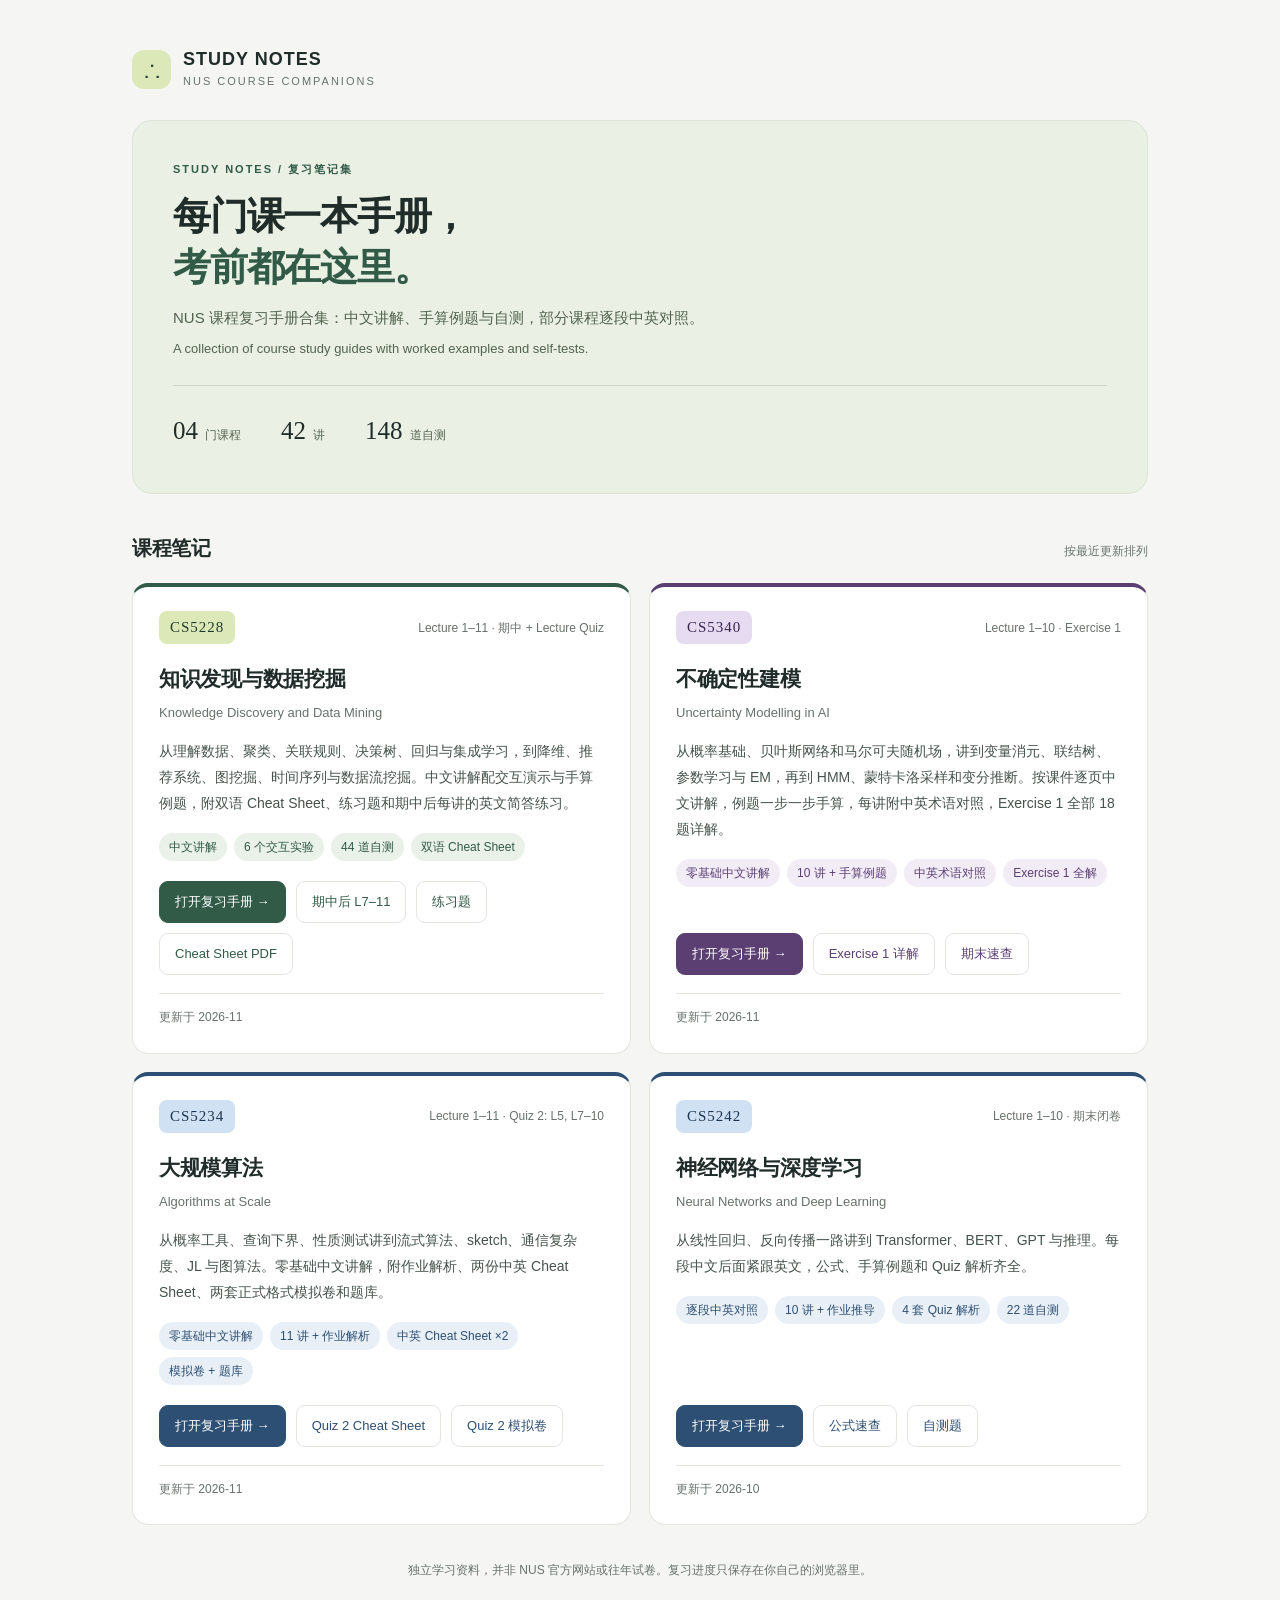
<file: index.html>
<!doctype html>
<html lang="zh-CN">
<head>
<meta charset="utf-8"><meta name="viewport" content="width=device-width,initial-scale=1">
<meta name="description" content="NUS 课程复习手册合集：中文讲解、手算例题与自测，部分课程逐段中英对照。">
<title>复习笔记 · Study Notes</title>
<link rel="stylesheet" href="assets/site.css">
<script>(function(){var h=location.hash;if(/^#(overview|lecture[1-6]|review|cheat-sheet)$/.test(h))location.replace("cs5228-study.html"+h)})();</script>
</head>
<body>
<main class="hub">
 <div class="hub-brand"><span class="brandmark" aria-hidden="true">∴</span><div><strong>STUDY NOTES</strong><small>NUS COURSE COMPANIONS</small></div></div>
 <section class="hub-hero">
  <div class="eyebrow" style="color:#315b47">STUDY NOTES / 复习笔记集</div>
  <h1>每门课一本手册，<br><span>考前都在这里。</span></h1>
  <p>NUS 课程复习手册合集：中文讲解、手算例题与自测，部分课程逐段中英对照。</p>
  <p class="en-sub">A collection of course study guides with worked examples and self-tests.</p>
  <div class="hub-metrics"><div><b>04</b><span>门课程</span></div><div><b>42</b><span>讲</span></div><div><b>148</b><span>道自测</span></div></div>
 </section>
 <div class="sectionhead"><h2>课程笔记</h2><small>按最近更新排列</small></div>
 <div class="course-grid">
 <article class="course-card accent-green"><div class="course-top"><span class="course-code">CS5228</span><span>Lecture 1–11 · 期中 + Lecture Quiz</span></div><h2>知识发现与数据挖掘</h2><p class="en-sub">Knowledge Discovery and Data Mining</p><p class="course-summary">从理解数据、聚类、关联规则、决策树、回归与集成学习，到降维、推荐系统、图挖掘、时间序列与数据流挖掘。中文讲解配交互演示与手算例题，附双语 Cheat Sheet、练习题和期中后每讲的英文简答练习。</p><ul class="chips"><li>中文讲解</li><li>6 个交互实验</li><li>44 道自测</li><li>双语 Cheat Sheet</li></ul><div class="course-links"><a href="cs5228-study.html" class="primary">打开复习手册 →</a><a href="cs5228-study.html#lecture7">期中后 L7–11</a><a href="cs5228-practice.html">练习题</a><a href="cs5228-bilingual-cheat-sheet.pdf">Cheat Sheet PDF</a></div><div class="course-foot">更新于 2026-11</div></article><article class="course-card accent-plum"><div class="course-top"><span class="course-code">CS5340</span><span>Lecture 1–10 · Exercise 1</span></div><h2>不确定性建模</h2><p class="en-sub">Uncertainty Modelling in AI</p><p class="course-summary">从概率基础、贝叶斯网络和马尔可夫随机场，讲到变量消元、联结树、参数学习与 EM，再到 HMM、蒙特卡洛采样和变分推断。按课件逐页中文讲解，例题一步一步手算，每讲附中英术语对照，Exercise 1 全部 18 题详解。</p><ul class="chips"><li>零基础中文讲解</li><li>10 讲 + 手算例题</li><li>中英术语对照</li><li>Exercise 1 全解</li></ul><div class="course-links"><a href="cs5340-study.html" class="primary">打开复习手册 →</a><a href="cs5340-study.html#ex1">Exercise 1 详解</a><a href="cs5340-study.html#final">期末速查</a></div><div class="course-foot">更新于 2026-11</div></article><article class="course-card accent-blue"><div class="course-top"><span class="course-code">CS5234</span><span>Lecture 1–11 · Quiz 2: L5, L7–10</span></div><h2>大规模算法</h2><p class="en-sub">Algorithms at Scale</p><p class="course-summary">从概率工具、查询下界、性质测试讲到流式算法、sketch、通信复杂度、JL 与图算法。零基础中文讲解，附作业解析、两份中英 Cheat Sheet、两套正式格式模拟卷和题库。</p><ul class="chips"><li>零基础中文讲解</li><li>11 讲 + 作业解析</li><li>中英 Cheat Sheet ×2</li><li>模拟卷 + 题库</li></ul><div class="course-links"><a href="cs5234-study.html" class="primary">打开复习手册 →</a><a href="cs5234-study.html#sheet2">Quiz 2 Cheat Sheet</a><a href="cs5234-study.html#paper2">Quiz 2 模拟卷</a></div><div class="course-foot">更新于 2026-11</div></article><article class="course-card accent-blue"><div class="course-top"><span class="course-code">CS5242</span><span>Lecture 1–10 · 期末闭卷</span></div><h2>神经网络与深度学习</h2><p class="en-sub">Neural Networks and Deep Learning</p><p class="course-summary">从线性回归、反向传播一路讲到 Transformer、BERT、GPT 与推理。每段中文后面紧跟英文，公式、手算例题和 Quiz 解析齐全。</p><ul class="chips"><li>逐段中英对照</li><li>10 讲 + 作业推导</li><li>4 套 Quiz 解析</li><li>22 道自测</li></ul><div class="course-links"><a href="cs5242-study.html" class="primary">打开复习手册 →</a><a href="cs5242-study.html#formulas">公式速查</a><a href="cs5242-study.html#selftest">自测题</a></div><div class="course-foot">更新于 2026-10</div></article>
 </div>
 <p class="hub-foot">独立学习资料，并非 NUS 官方网站或往年试卷。复习进度只保存在你自己的浏览器里。</p>
</main>
</body>
</html>
</file>
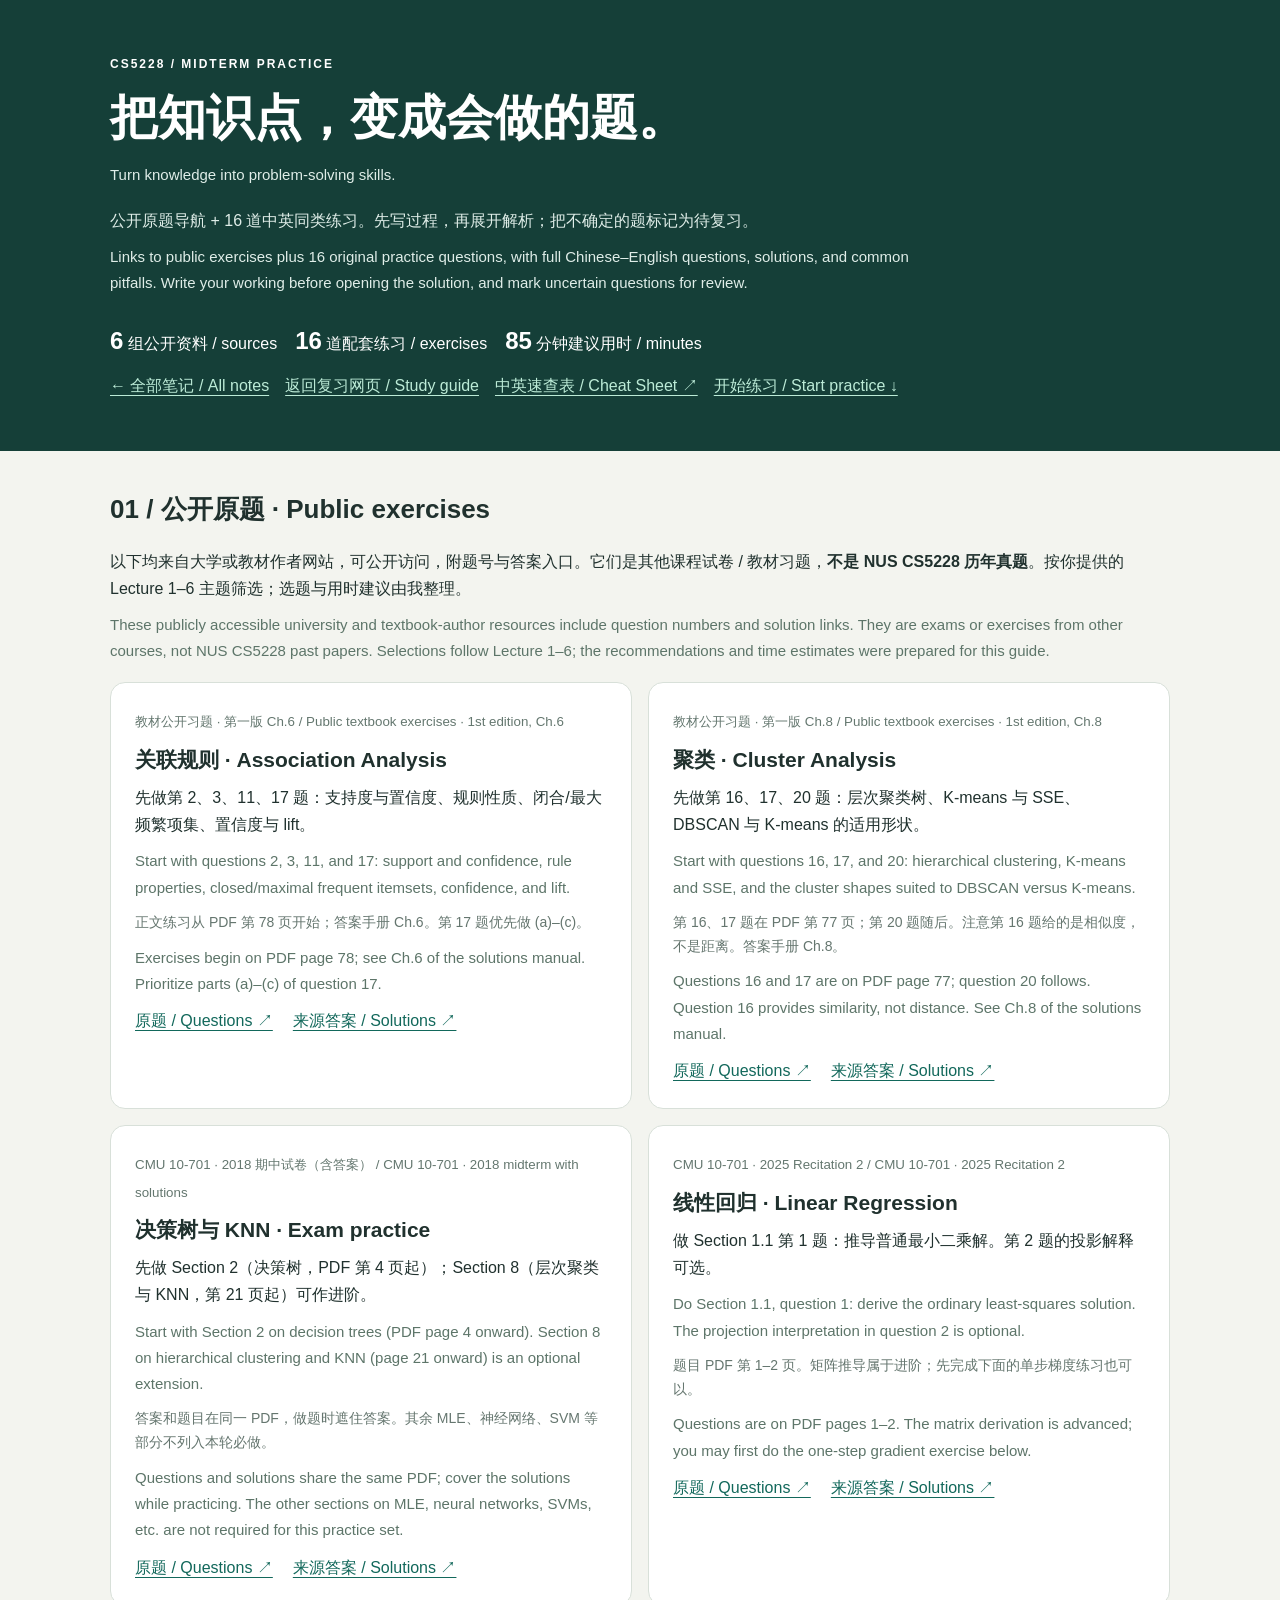
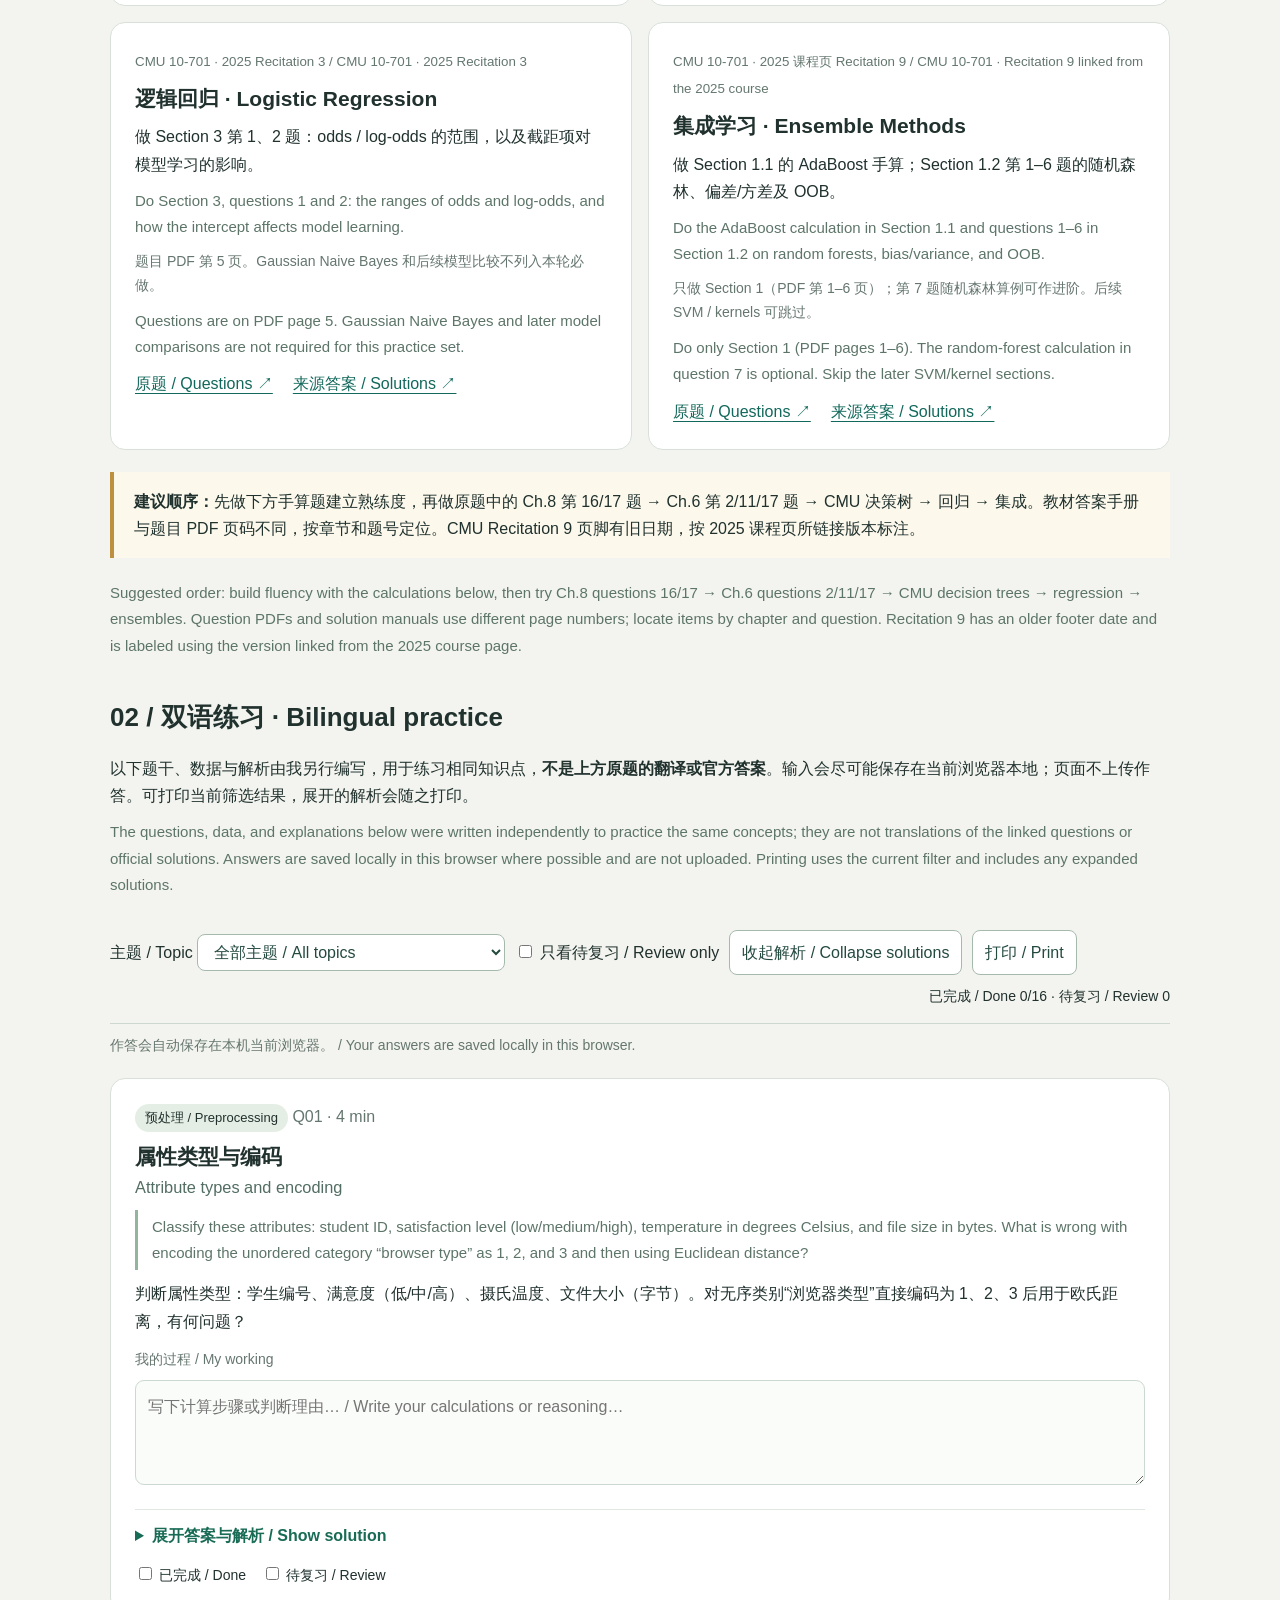
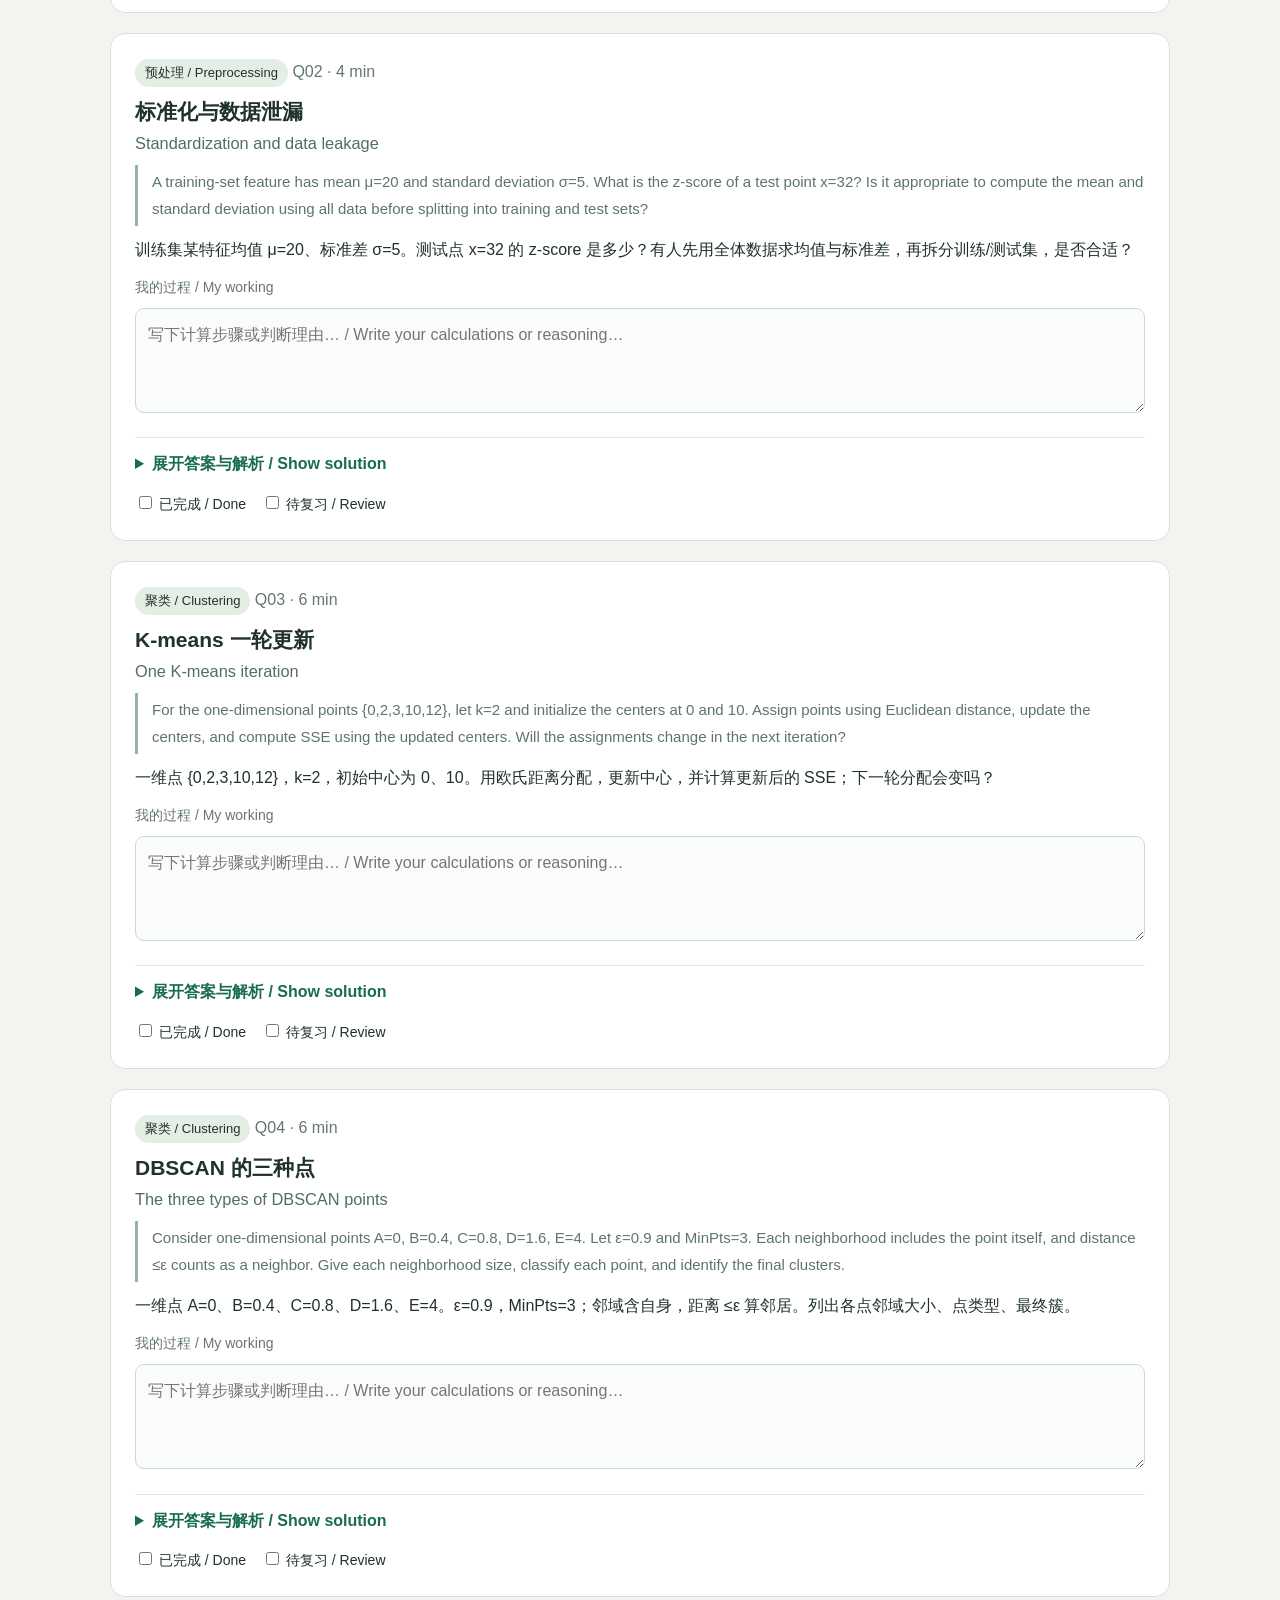
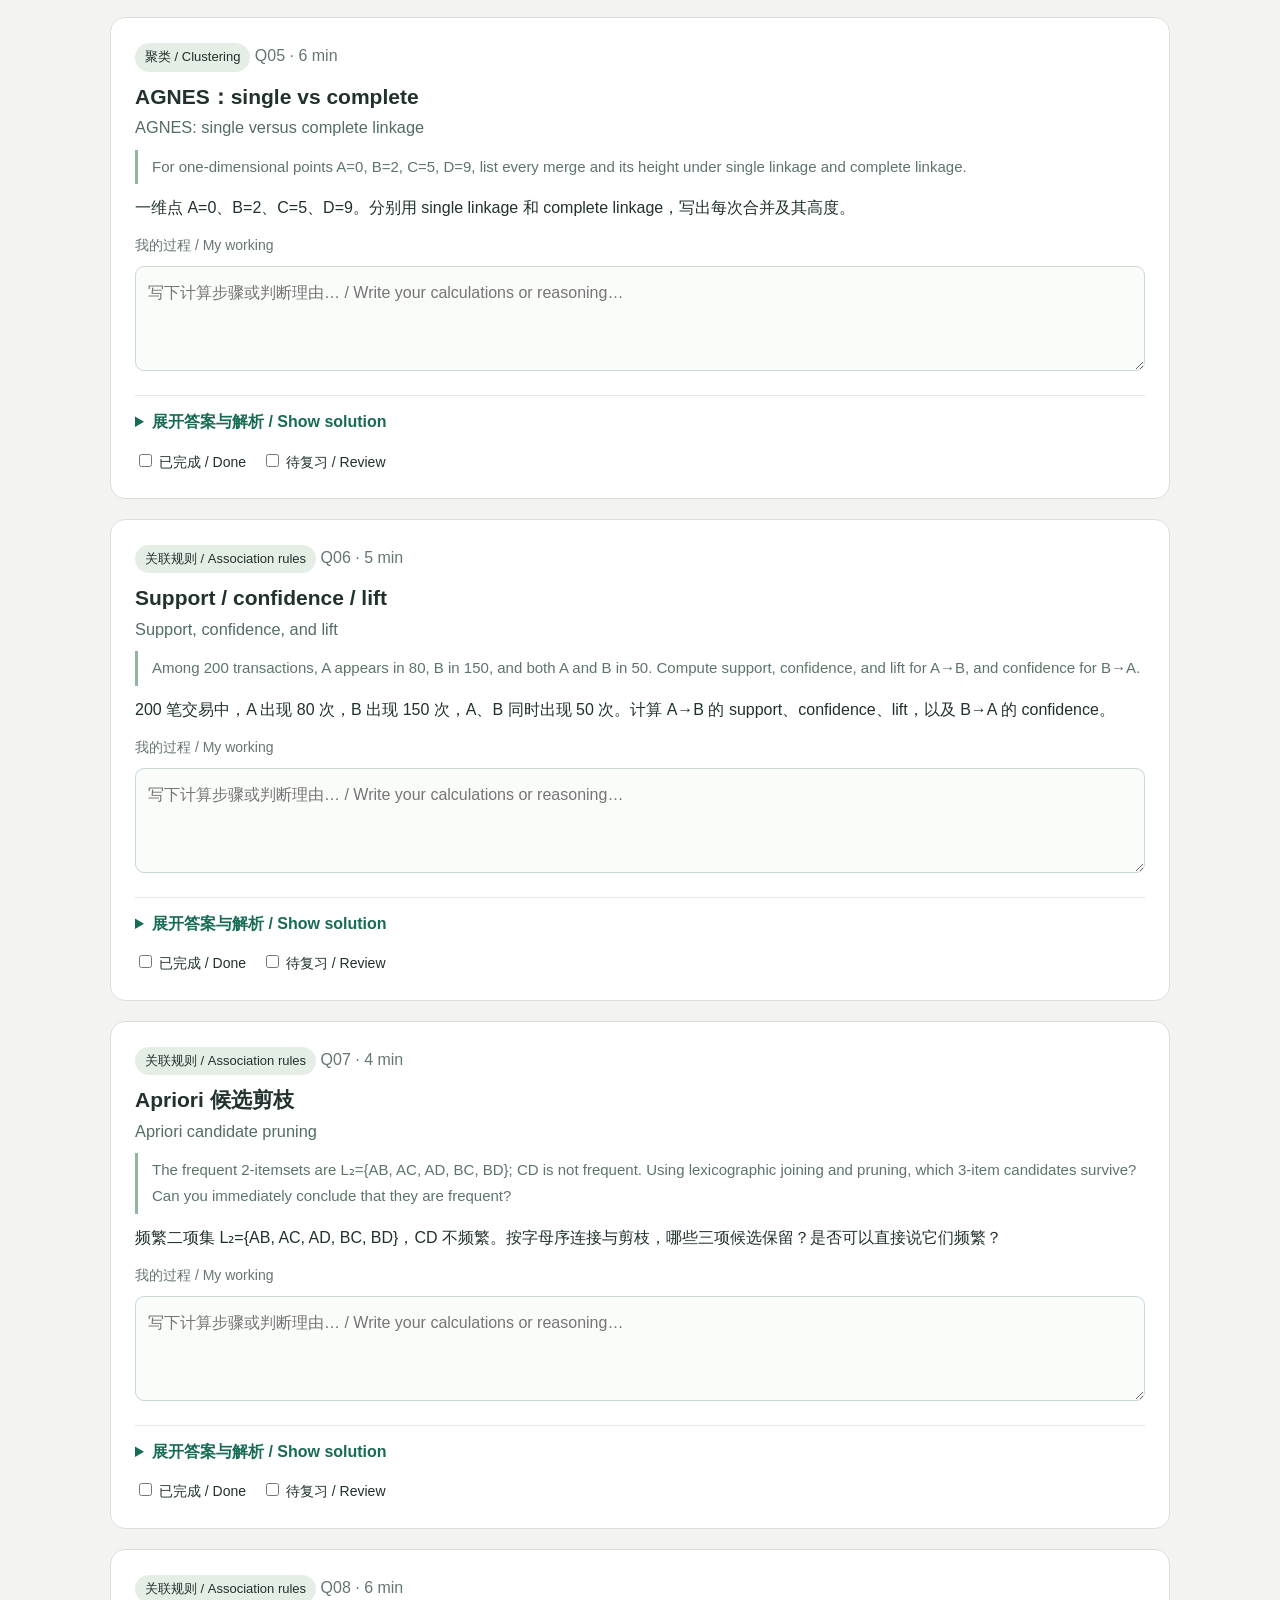
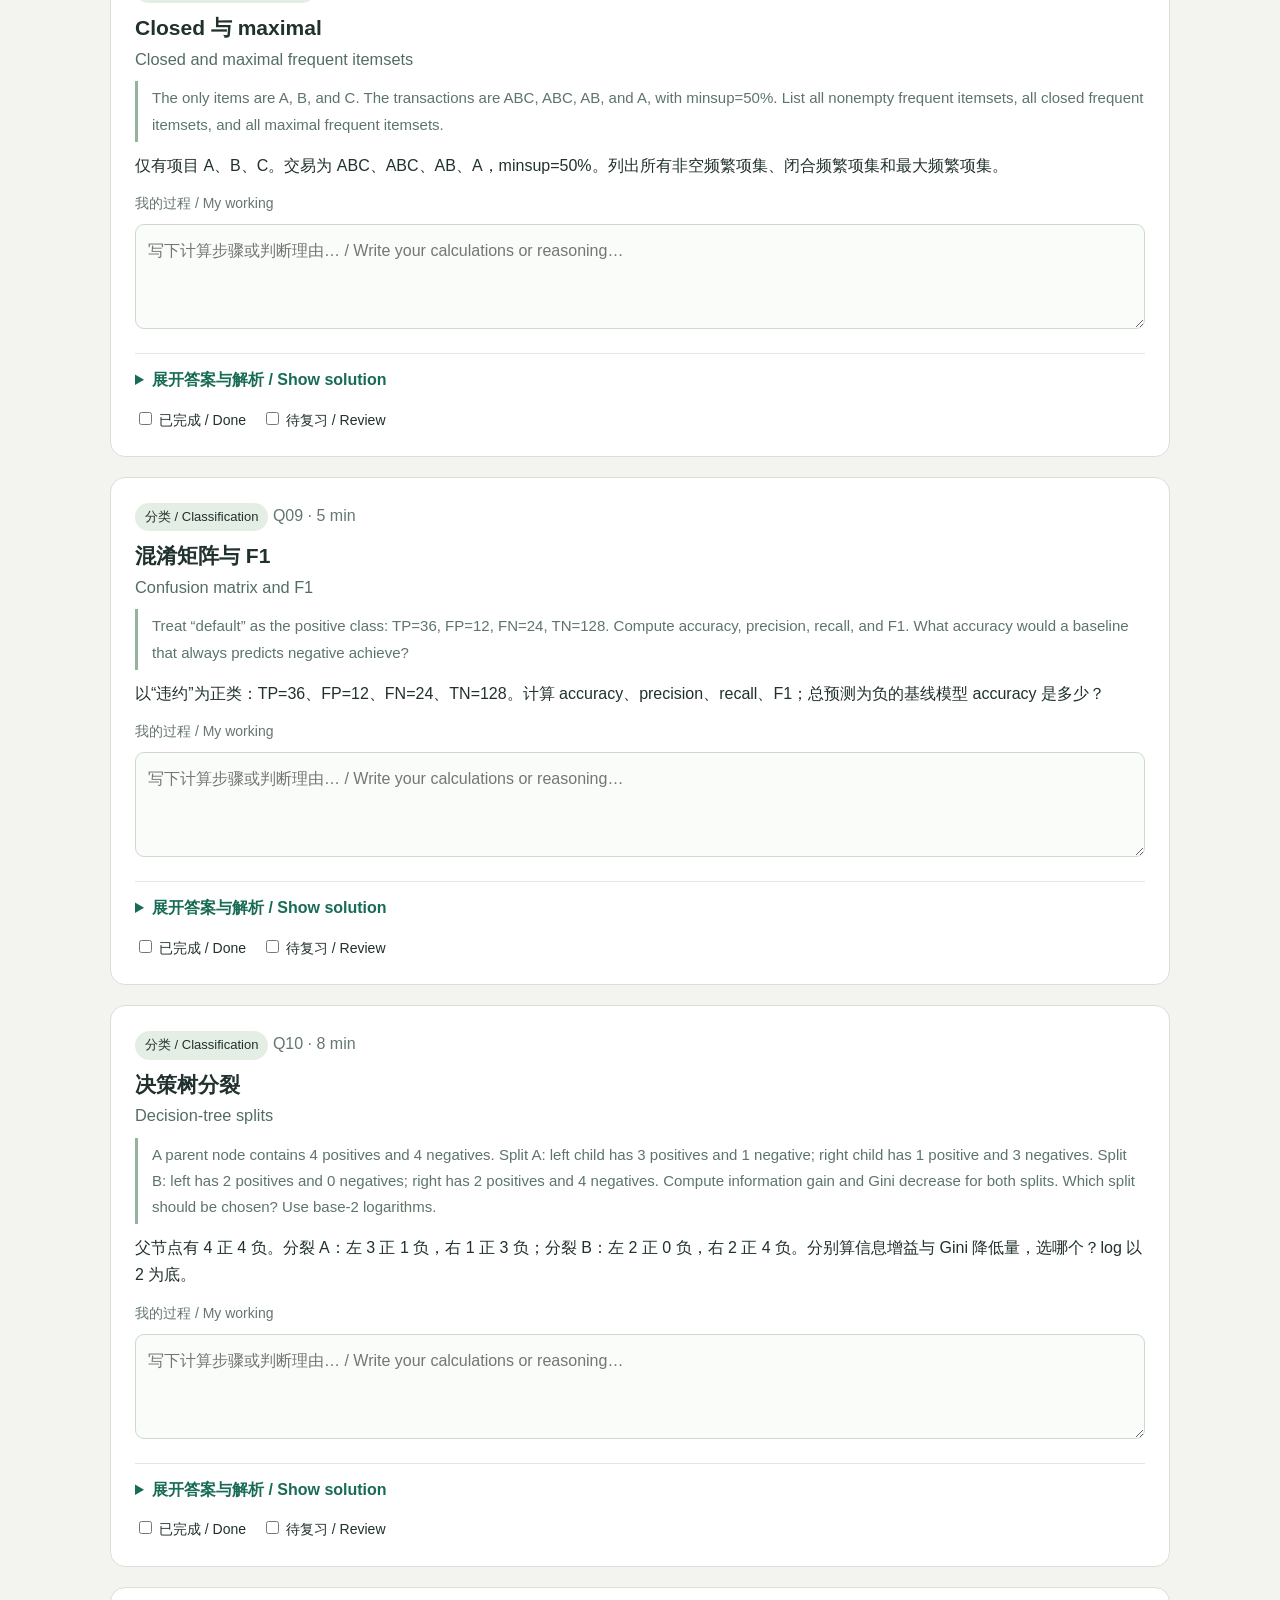
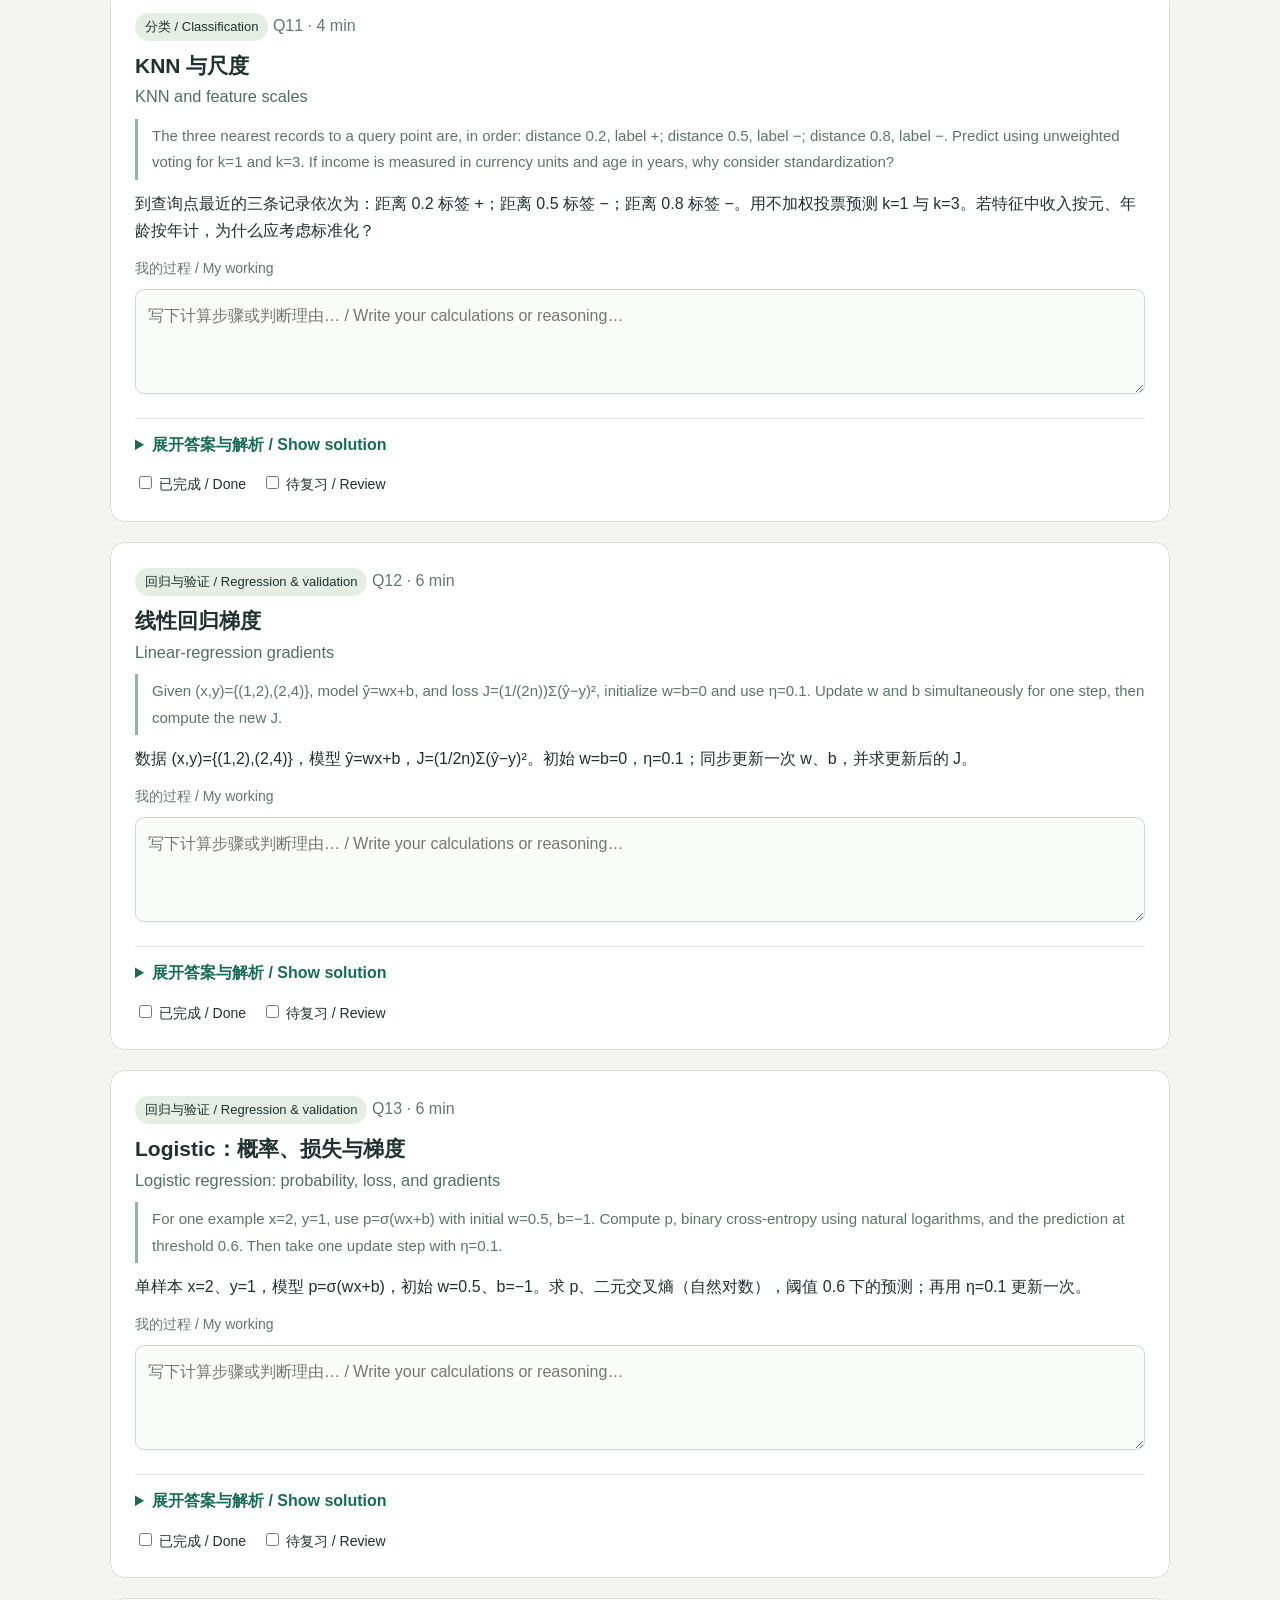
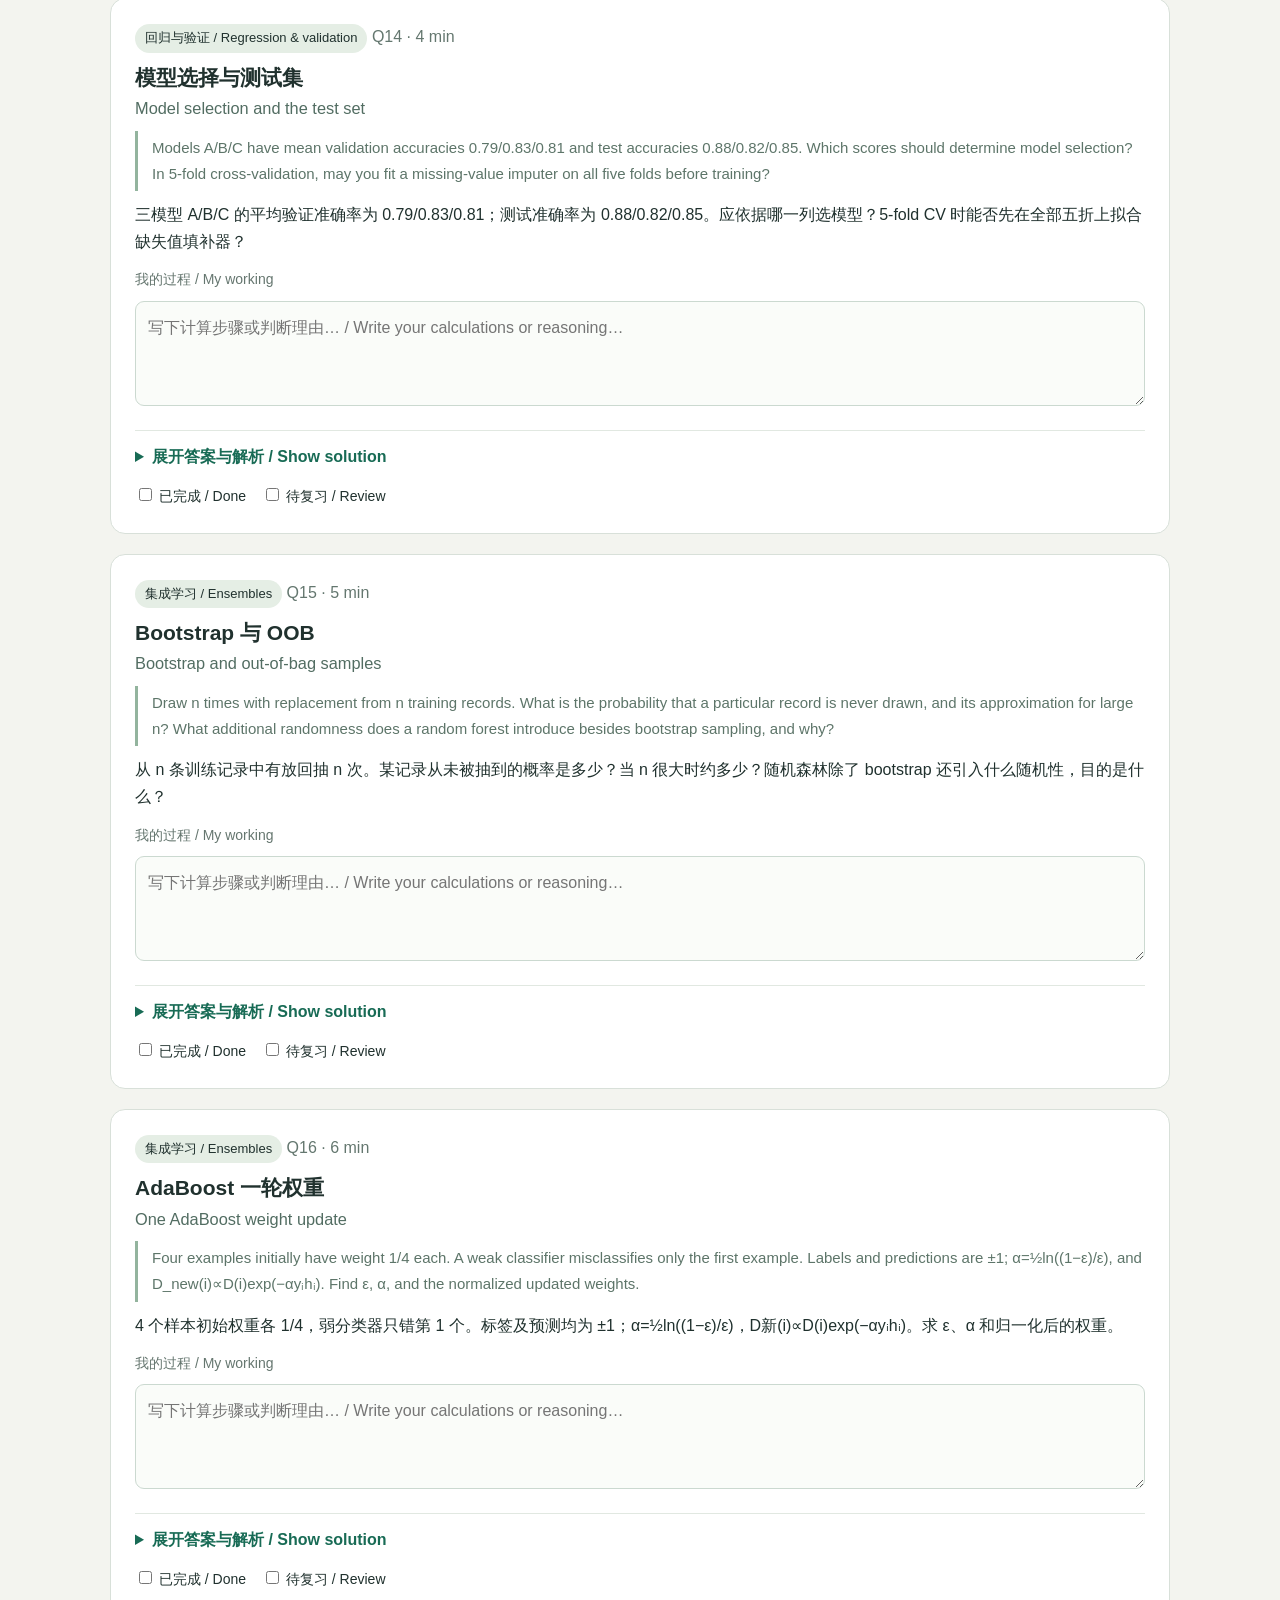
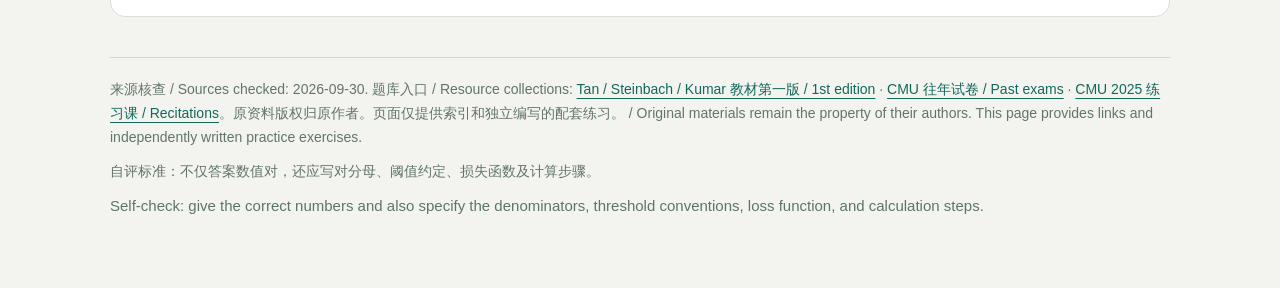
<file: cs5228-practice.html>
<!doctype html><html lang="zh-CN"><meta charset="utf-8"><meta name="viewport" content="width=device-width,initial-scale=1"><title>CS5228 · 双语练习 / Bilingual Practice</title><style>*{box-sizing:border-box}html{scroll-behavior:smooth}body{margin:0;background:#f3f4ef;color:#20312e;font:16px/1.7 -apple-system,BlinkMacSystemFont,"PingFang SC","Microsoft YaHei",sans-serif}a{color:#12685b;text-underline-offset:4px}header{background:#153f38;color:white;padding:54px max(24px,calc((100vw - 1060px)/2)) 42px}header a{color:#bcebd7}h1{font-size:clamp(30px,5vw,48px);line-height:1.25;margin:14px 0}h2{font-size:26px;margin:36px 0 16px}h3{font-size:21px;line-height:1.4;margin:10px 0}p{margin:10px 0}.eyebrow{letter-spacing:2px;font-size:12px;font-weight:700}.lede{max-width:760px;color:#dfede8}.stats{display:flex;gap:28px;flex-wrap:wrap;margin-top:25px}.stats b{font-size:24px}main{max-width:1100px;margin:auto;padding:0 20px 50px}.sources{display:grid;grid-template-columns:1fr 1fr;gap:16px}.source,.question{background:white;border:1px solid #d8e0d9;border-radius:15px;padding:24px}.source small,.meta{color:#64776f}.links{display:flex;gap:20px}.note{font-size:14px;color:#65766f}.toolbar{position:sticky;top:0;z-index:3;background:#f3f4eff5;backdrop-filter:blur(10px);padding:14px 0;border-bottom:1px solid #cdd8d1;display:flex;gap:10px;align-items:center;flex-wrap:wrap}button,select{font:inherit;background:white;color:#244a40;border:1px solid #a6b9ad;border-radius:8px;padding:8px 12px;cursor:pointer}button:hover{background:#e4eee6}#progress{margin-left:auto;font-size:14px}.question{margin:20px 0;scroll-margin-top:120px}.tag{display:inline-block;background:#e5eee5;padding:3px 10px;font-size:13px;border-radius:20px}.english{color:#5d7569;font-size:15px}textarea{font:inherit;width:100%;min-height:105px;resize:vertical;border:1px solid #cbd9d0;border-radius:9px;padding:12px;background:#fafcf9;margin-top:8px}details{margin-top:16px;border-top:1px solid #e1e8e1;padding-top:12px}summary{cursor:pointer;font-weight:650;color:#186b55}.answer{background:#edf5ed;border-radius:10px;padding:18px;margin-top:12px}.trap{border-left:3px solid #c18c3d;padding:8px 13px;background:#fcf7e8;margin-top:12px;font-size:14px}.mark{display:flex;gap:16px;flex-wrap:wrap;margin-top:15px;font-size:14px}.mark label{cursor:pointer}.foot{margin-top:40px;border-top:1px solid #cbd9d0;padding-top:20px;font-size:14px;color:#62756a}.notice{padding:16px 20px;border-left:4px solid #bc903f;background:#fcf8ec;margin:22px 0}.empty{display:none;padding:30px;text-align:center}.question[hidden]{display:none}button:focus-visible,a:focus-visible,summary:focus-visible{outline:3px solid #cb9c3c;outline-offset:4px}@media(max-width:650px){.sources{grid-template-columns:1fr}header{padding:32px 22px}.question,.source{padding:19px}#progress{width:100%;margin:0}}@media print{@page{size:A4;margin:16mm}body{background:white;font-size:11pt}header{background:white;color:#20312e;padding:0}.lede{color:inherit}header a,.toolbar,.no-print{display:none}.sources{display:block}.source{margin:10px 0;break-inside:avoid}.question{break-inside:avoid;border-radius:0}textarea{height:90px;min-height:90px}details:not([open]){display:none}.mark{display:none}main{padding:0}.stats{margin:8px 0}h1{font-size:26pt}.question[hidden]{display:none}}.title-en{display:block;font-size:.78em;font-weight:500;line-height:1.5;margin-top:4px;color:#526d62}.english{line-height:1.75;overflow-wrap:anywhere}.answer-en,.trap-en{border-top:1px solid #cbdccd;padding-top:10px;margin-top:12px}.question-en{border-left:3px solid #93b49e;padding:4px 0 4px 14px}.supporting-en{margin-bottom:18px}header .supporting-en{color:#dfede8;max-width:800px}header .stats{gap:18px;flex-wrap:wrap}.links{flex-wrap:wrap;gap:8px 20px}.toolbar{position:static}.mark{gap:10px 16px}.tag{max-width:100%;white-space:normal}@media(max-width:650px){h3{font-size:20px}.toolbar select{max-width:100%}.toolbar label:first-child{width:100%}.toolbar button{font-size:14px}}@media print{.english,.title-en{color:#20312e}.question{break-inside:auto}.question h3,summary{break-after:avoid}.answer,.trap{break-inside:avoid}} </style><header><div class="eyebrow">CS5228 / MIDTERM PRACTICE</div><h1>把知识点，变成会做的题。</h1><p class="english supporting-en" lang="en">Turn knowledge into problem-solving skills.</p><p class="lede">公开原题导航 + 16 道中英同类练习。先写过程，再展开解析；把不确定的题标记为待复习。</p><p class="english supporting-en" lang="en">Links to public exercises plus 16 original practice questions, with full Chinese–English questions, solutions, and common pitfalls. Write your working before opening the solution, and mark uncertain questions for review.</p><div class="stats"><span><b>6</b> 组公开资料 / sources</span><span><b>16</b> 道配套练习 / exercises</span><span><b>85</b> 分钟建议用时 / minutes</span></div><p><a href="index.html">← 全部笔记 / All notes</a>　<a href="cs5228-study.html">返回复习网页 / Study guide</a>　<a href="cs5228-study.html#cheat-sheet">中英速查表 / Cheat Sheet ↗</a>　<a href="#practice">开始练习 / Start practice ↓</a></p></header><main><h2>01 / 公开原题 · Public exercises</h2><p>以下均来自大学或教材作者网站，可公开访问，附题号与答案入口。它们是其他课程试卷 / 教材习题，<b>不是 NUS CS5228 历年真题</b>。按你提供的 Lecture 1–6 主题筛选；选题与用时建议由我整理。</p><p class="english supporting-en" lang="en">These publicly accessible university and textbook-author resources include question numbers and solution links. They are exams or exercises from other courses, not NUS CS5228 past papers. Selections follow Lecture 1–6; the recommendations and time estimates were prepared for this guide.</p><div class="sources"><article class="source"><small>教材公开习题 · 第一版 Ch.6 / Public textbook exercises · 1st edition, Ch.6</small><h3>关联规则 · Association Analysis</h3><p>先做第 2、3、11、17 题：支持度与置信度、规则性质、闭合/最大频繁项集、置信度与 lift。</p><p class="english" lang="en">Start with questions 2, 3, 11, and 17: support and confidence, rule properties, closed/maximal frequent itemsets, confidence, and lift.</p><p class="note">正文练习从 PDF 第 78 页开始；答案手册 Ch.6。第 17 题优先做 (a)–(c)。</p><p class="english note" lang="en">Exercises begin on PDF page 78; see Ch.6 of the solutions manual. Prioritize parts (a)–(c) of question 17.</p><div class="links"><a href="https://www-users.cse.umn.edu/~kumar/dmbook/ch6.pdf#page=78" target="_blank" rel="noopener">原题 / Questions ↗</a><a href="https://www-users.cse.umn.edu/~kumar001/dmbook/sol.pdf#page=75" target="_blank" rel="noopener">来源答案 / Solutions ↗</a></div></article><article class="source"><small>教材公开习题 · 第一版 Ch.8 / Public textbook exercises · 1st edition, Ch.8</small><h3>聚类 · Cluster Analysis</h3><p>先做第 16、17、20 题：层次聚类树、K-means 与 SSE、DBSCAN 与 K-means 的适用形状。</p><p class="english" lang="en">Start with questions 16, 17, and 20: hierarchical clustering, K-means and SSE, and the cluster shapes suited to DBSCAN versus K-means.</p><p class="note">第 16、17 题在 PDF 第 77 页；第 20 题随后。注意第 16 题给的是相似度，不是距离。答案手册 Ch.8。</p><p class="english note" lang="en">Questions 16 and 17 are on PDF page 77; question 20 follows. Question 16 provides similarity, not distance. See Ch.8 of the solutions manual.</p><div class="links"><a href="https://www-users.cse.umn.edu/~kumar001/dmbook/ch8.pdf#page=77" target="_blank" rel="noopener">原题 / Questions ↗</a><a href="https://www-users.cse.umn.edu/~kumar001/dmbook/sol.pdf#page=129" target="_blank" rel="noopener">来源答案 / Solutions ↗</a></div></article><article class="source"><small>CMU 10-701 · 2018 期中试卷（含答案） / CMU 10-701 · 2018 midterm with solutions</small><h3>决策树与 KNN · Exam practice</h3><p>先做 Section 2（决策树，PDF 第 4 页起）；Section 8（层次聚类与 KNN，第 21 页起）可作进阶。</p><p class="english" lang="en">Start with Section 2 on decision trees (PDF page 4 onward). Section 8 on hierarchical clustering and KNN (page 21 onward) is an optional extension.</p><p class="note">答案和题目在同一 PDF，做题时遮住答案。其余 MLE、神经网络、SVM 等部分不列入本轮必做。</p><p class="english note" lang="en">Questions and solutions share the same PDF; cover the solutions while practicing. The other sections on MLE, neural networks, SVMs, etc. are not required for this practice set.</p><div class="links"><a href="https://www.cs.cmu.edu/~epxing/Class/10701-20/exams/701-M-F18.pdf#page=4" target="_blank" rel="noopener">原题 / Questions ↗</a><a href="https://www.cs.cmu.edu/~epxing/Class/10701-20/exams/701-M-F18.pdf#page=4" target="_blank" rel="noopener">来源答案 / Solutions ↗</a></div></article><article class="source"><small>CMU 10-701 · 2025 Recitation 2 / CMU 10-701 · 2025 Recitation 2</small><h3>线性回归 · Linear Regression</h3><p>做 Section 1.1 第 1 题：推导普通最小二乘解。第 2 题的投影解释可选。</p><p class="english" lang="en">Do Section 1.1, question 1: derive the ordinary least-squares solution. The projection interpretation in question 2 is optional.</p><p class="note">题目 PDF 第 1–2 页。矩阵推导属于进阶；先完成下面的单步梯度练习也可以。</p><p class="english note" lang="en">Questions are on PDF pages 1–2. The matrix derivation is advanced; you may first do the one-step gradient exercise below.</p><div class="links"><a href="https://www.cs.cmu.edu/~10701-f25/recs/rec2.pdf" target="_blank" rel="noopener">原题 / Questions ↗</a><a href="https://www.cs.cmu.edu/~10701-f25/recs/rec2_sol.pdf" target="_blank" rel="noopener">来源答案 / Solutions ↗</a></div></article><article class="source"><small>CMU 10-701 · 2025 Recitation 3 / CMU 10-701 · 2025 Recitation 3</small><h3>逻辑回归 · Logistic Regression</h3><p>做 Section 3 第 1、2 题：odds / log-odds 的范围，以及截距项对模型学习的影响。</p><p class="english" lang="en">Do Section 3, questions 1 and 2: the ranges of odds and log-odds, and how the intercept affects model learning.</p><p class="note">题目 PDF 第 5 页。Gaussian Naive Bayes 和后续模型比较不列入本轮必做。</p><p class="english note" lang="en">Questions are on PDF page 5. Gaussian Naive Bayes and later model comparisons are not required for this practice set.</p><div class="links"><a href="https://www.cs.cmu.edu/~10701-f25/recs/rec3.pdf#page=5" target="_blank" rel="noopener">原题 / Questions ↗</a><a href="https://www.cs.cmu.edu/~10701-f25/recs/rec3_sol.pdf" target="_blank" rel="noopener">来源答案 / Solutions ↗</a></div></article><article class="source"><small>CMU 10-701 · 2025 课程页 Recitation 9 / CMU 10-701 · Recitation 9 linked from the 2025 course</small><h3>集成学习 · Ensemble Methods</h3><p>做 Section 1.1 的 AdaBoost 手算；Section 1.2 第 1–6 题的随机森林、偏差/方差及 OOB。</p><p class="english" lang="en">Do the AdaBoost calculation in Section 1.1 and questions 1–6 in Section 1.2 on random forests, bias/variance, and OOB.</p><p class="note">只做 Section 1（PDF 第 1–6 页）；第 7 题随机森林算例可作进阶。后续 SVM / kernels 可跳过。</p><p class="english note" lang="en">Do only Section 1 (PDF pages 1–6). The random-forest calculation in question 7 is optional. Skip the later SVM/kernel sections.</p><div class="links"><a href="https://www.cs.cmu.edu/~10701-f25/recs/rec9.pdf" target="_blank" rel="noopener">原题 / Questions ↗</a><a href="https://www.cs.cmu.edu/~10701-f25/recs/rec9_sol.pdf" target="_blank" rel="noopener">来源答案 / Solutions ↗</a></div></article></div><div class="notice"><b>建议顺序：</b>先做下方手算题建立熟练度，再做原题中的 Ch.8 第 16/17 题 → Ch.6 第 2/11/17 题 → CMU 决策树 → 回归 → 集成。教材答案手册与题目 PDF 页码不同，按章节和题号定位。CMU Recitation 9 页脚有旧日期，按 2025 课程页所链接版本标注。</div><p class="english supporting-en" lang="en">Suggested order: build fluency with the calculations below, then try Ch.8 questions 16/17 → Ch.6 questions 2/11/17 → CMU decision trees → regression → ensembles. Question PDFs and solution manuals use different page numbers; locate items by chapter and question. Recitation 9 has an older footer date and is labeled using the version linked from the 2025 course page.</p><h2 id="practice">02 / 双语练习 · Bilingual practice</h2><p>以下题干、数据与解析由我另行编写，用于练习相同知识点，<b>不是上方原题的翻译或官方答案</b>。输入会尽可能保存在当前浏览器本地；页面不上传作答。可打印当前筛选结果，展开的解析会随之打印。</p><p class="english supporting-en" lang="en">The questions, data, and explanations below were written independently to practice the same concepts; they are not translations of the linked questions or official solutions. Answers are saved locally in this browser where possible and are not uploaded. Printing uses the current filter and includes any expanded solutions.</p><div class="toolbar"><label>主题 / Topic <select id="topic"><option value="all">全部主题 / All topics</option><option value="预处理">预处理 / Preprocessing</option><option value="聚类">聚类 / Clustering</option><option value="关联规则">关联规则 / Association rules</option><option value="分类">分类 / Classification</option><option value="回归与验证">回归与验证 / Regression &amp; validation</option><option value="集成学习">集成学习 / Ensembles</option></select></label><label><input id="reviewOnly" type="checkbox"> 只看待复习 / Review only</label><button id="hide">收起解析 / Collapse solutions</button><button id="print">打印 / Print</button><span id="progress" aria-live="polite"></span></div><p id="saveStatus" class="note no-print">作答会自动保存在本机当前浏览器。 / Your answers are saved locally in this browser.</p><div id="questions"><article class="question" id="q1" data-topic="预处理"><span class="tag">预处理 / Preprocessing</span> <span class="meta">Q01 · 4 min</span><h3>属性类型与编码<span class="title-en" lang="en">Attribute types and encoding</span></h3><p class="english question-en" lang="en">Classify these attributes: student ID, satisfaction level (low/medium/high), temperature in degrees Celsius, and file size in bytes. What is wrong with encoding the unordered category “browser type” as 1, 2, and 3 and then using Euclidean distance?</p><p>判断属性类型：学生编号、满意度（低/中/高）、摄氏温度、文件大小（字节）。对无序类别“浏览器类型”直接编码为 1、2、3 后用于欧氏距离，有何问题？</p><label for="a1" class="note">我的过程 / My working</label><textarea id="a1" placeholder="写下计算步骤或判断理由… / Write your calculations or reasoning…"></textarea><details><summary>展开答案与解析 / Show solution</summary><div class="answer"><p lang="zh-CN">学生编号：nominal；满意度：ordinal；摄氏温度：interval；文件大小：ratio。无序类别的数字编码会引入不存在的大小和间距，可用 one-hot。Ordinal 编码也不自动意味着等级之间距离相等。</p><p class="english answer-en" lang="en">Student ID: nominal; satisfaction: ordinal; Celsius temperature: interval; file size: ratio. Numeric codes for unordered categories introduce an ordering and distances that do not exist; one-hot encoding is an alternative. Ordinal encoding does not automatically imply equal distances between levels.</p></div><div class="trap"><b>易错点 / Watch out：</b><p lang="zh-CN">数字外观不等于数值属性；区间尺度的零点可以任意。</p><p class="english trap-en" lang="en">Looking like a number does not make an attribute quantitative. An interval scale can have an arbitrary zero point.</p></div></details><div class="mark"><label><input type="checkbox" id="done1" data-kind="done"> 已完成 / Done</label><label><input type="checkbox" id="review1" data-kind="review"> 待复习 / Review</label></div></article><article class="question" id="q2" data-topic="预处理"><span class="tag">预处理 / Preprocessing</span> <span class="meta">Q02 · 4 min</span><h3>标准化与数据泄漏<span class="title-en" lang="en">Standardization and data leakage</span></h3><p class="english question-en" lang="en">A training-set feature has mean μ=20 and standard deviation σ=5. What is the z-score of a test point x=32? Is it appropriate to compute the mean and standard deviation using all data before splitting into training and test sets?</p><p>训练集某特征均值 μ=20、标准差 σ=5。测试点 x=32 的 z-score 是多少？有人先用全体数据求均值与标准差，再拆分训练/测试集，是否合适？</p><label for="a2" class="note">我的过程 / My working</label><textarea id="a2" placeholder="写下计算步骤或判断理由… / Write your calculations or reasoning…"></textarea><details><summary>展开答案与解析 / Show solution</summary><div class="answer"><p lang="zh-CN">z=(32−20)/5=2.4。应先划分数据，再只用训练集拟合标准化参数，固定后变换验证/测试集。交叉验证中也要在每个训练折内部拟合预处理。</p><p class="english answer-en" lang="en">z=(32−20)/5=2.4. Split the data first, fit standardization parameters using only the training set, then apply those fixed parameters to the validation/test sets. During cross-validation, fit preprocessing separately within each training fold.</p></div><div class="trap"><b>易错点 / Watch out：</b><p lang="zh-CN">即使没有使用测试标签，使用测试分布拟合预处理仍会泄漏信息。</p><p class="english trap-en" lang="en">Fitting preprocessing to the test distribution leaks information even when no test labels are used.</p></div></details><div class="mark"><label><input type="checkbox" id="done2" data-kind="done"> 已完成 / Done</label><label><input type="checkbox" id="review2" data-kind="review"> 待复习 / Review</label></div></article><article class="question" id="q3" data-topic="聚类"><span class="tag">聚类 / Clustering</span> <span class="meta">Q03 · 6 min</span><h3>K-means 一轮更新<span class="title-en" lang="en">One K-means iteration</span></h3><p class="english question-en" lang="en">For the one-dimensional points {0,2,3,10,12}, let k=2 and initialize the centers at 0 and 10. Assign points using Euclidean distance, update the centers, and compute SSE using the updated centers. Will the assignments change in the next iteration?</p><p>一维点 {0,2,3,10,12}，k=2，初始中心为 0、10。用欧氏距离分配，更新中心，并计算更新后的 SSE；下一轮分配会变吗？</p><label for="a3" class="note">我的过程 / My working</label><textarea id="a3" placeholder="写下计算步骤或判断理由… / Write your calculations or reasoning…"></textarea><details><summary>展开答案与解析 / Show solution</summary><div class="answer"><p lang="zh-CN">分簇 C₁={0,2,3}，C₂={10,12}；新中心 5/3、11。SSE=(25+1+16)/9+1+1=20/3≈6.667。新分界点为 (5/3+11)/2=19/3≈6.333，分配不变，已达到稳定分配。</p><p class="english answer-en" lang="en">The clusters are C₁={0,2,3} and C₂={10,12}; the new centers are 5/3 and 11. SSE=(25+1+16)/9+1+1=20/3≈6.667. The new boundary is (5/3+11)/2=19/3≈6.333. The assignments remain unchanged, so they are stable.</p></div><div class="trap"><b>易错点 / Watch out：</b><p lang="zh-CN">SSE 使用平方距离；计算时明确用更新前还是更新后的中心。</p><p class="english trap-en" lang="en">SSE uses squared distances. State clearly whether you are using the old or updated centers.</p></div></details><div class="mark"><label><input type="checkbox" id="done3" data-kind="done"> 已完成 / Done</label><label><input type="checkbox" id="review3" data-kind="review"> 待复习 / Review</label></div></article><article class="question" id="q4" data-topic="聚类"><span class="tag">聚类 / Clustering</span> <span class="meta">Q04 · 6 min</span><h3>DBSCAN 的三种点<span class="title-en" lang="en">The three types of DBSCAN points</span></h3><p class="english question-en" lang="en">Consider one-dimensional points A=0, B=0.4, C=0.8, D=1.6, E=4. Let ε=0.9 and MinPts=3. Each neighborhood includes the point itself, and distance ≤ε counts as a neighbor. Give each neighborhood size, classify each point, and identify the final clusters.</p><p>一维点 A=0、B=0.4、C=0.8、D=1.6、E=4。ε=0.9，MinPts=3；邻域含自身，距离 ≤ε 算邻居。列出各点邻域大小、点类型、最终簇。</p><label for="a4" class="note">我的过程 / My working</label><textarea id="a4" placeholder="写下计算步骤或判断理由… / Write your calculations or reasoning…"></textarea><details><summary>展开答案与解析 / Show solution</summary><div class="answer"><p lang="zh-CN">邻域大小 A:3，B:3，C:4，D:2，E:1。A/B/C 是 core，D 是 border（在核心点 C 的邻域内），E 是 noise。唯一簇为 {A,B,C,D}。</p><p class="english answer-en" lang="en">Neighborhood sizes: A:3, B:3, C:4, D:2, E:1. A/B/C are core points; D is a border point because it lies in core point C’s neighborhood; E is noise. There is one cluster: {A,B,C,D}.</p></div><div class="trap"><b>易错点 / Watch out：</b><p lang="zh-CN">边界点不必达到 MinPts；本题已规定计入自身，不要混用另一种约定。</p><p class="english trap-en" lang="en">A border point need not satisfy MinPts. This question includes the point itself in its neighborhood; do not switch conventions.</p></div></details><div class="mark"><label><input type="checkbox" id="done4" data-kind="done"> 已完成 / Done</label><label><input type="checkbox" id="review4" data-kind="review"> 待复习 / Review</label></div></article><article class="question" id="q5" data-topic="聚类"><span class="tag">聚类 / Clustering</span> <span class="meta">Q05 · 6 min</span><h3>AGNES：single vs complete<span class="title-en" lang="en">AGNES: single versus complete linkage</span></h3><p class="english question-en" lang="en">For one-dimensional points A=0, B=2, C=5, D=9, list every merge and its height under single linkage and complete linkage.</p><p>一维点 A=0、B=2、C=5、D=9。分别用 single linkage 和 complete linkage，写出每次合并及其高度。</p><label for="a5" class="note">我的过程 / My working</label><textarea id="a5" placeholder="写下计算步骤或判断理由… / Write your calculations or reasoning…"></textarea><details><summary>展开答案与解析 / Show solution</summary><div class="answer"><p lang="zh-CN">两者先在距离 2 合并 A、B。Single：距离 3 合并 {A,B} 与 C，再在 4 合并 D。Complete：{A,B} 到 C 的距离是 5，而 C 到 D 是 4，因此第二步在 4 合并 C、D，最后在 9 合并 {A,B} 与 {C,D}。</p><p class="english answer-en" lang="en">Both methods first merge A and B at distance 2. Single linkage: merge {A,B} with C at 3, then add D at 4. Complete linkage: the distance from {A,B} to C is 5, while the distance from C to D is 4; therefore, merge C and D at 4, then merge {A,B} with {C,D} at 9.</p></div><div class="trap"><b>易错点 / Watch out：</b><p lang="zh-CN">Single 取跨簇最小距离；complete 取跨簇最大距离。每次合并后重算簇间距离。</p><p class="english trap-en" lang="en">Single linkage uses the smallest cross-cluster distance; complete linkage uses the largest. Recompute cluster distances after each merge.</p></div></details><div class="mark"><label><input type="checkbox" id="done5" data-kind="done"> 已完成 / Done</label><label><input type="checkbox" id="review5" data-kind="review"> 待复习 / Review</label></div></article><article class="question" id="q6" data-topic="关联规则"><span class="tag">关联规则 / Association rules</span> <span class="meta">Q06 · 5 min</span><h3>Support / confidence / lift<span class="title-en" lang="en">Support, confidence, and lift</span></h3><p class="english question-en" lang="en">Among 200 transactions, A appears in 80, B in 150, and both A and B in 50. Compute support, confidence, and lift for A→B, and confidence for B→A.</p><p>200 笔交易中，A 出现 80 次，B 出现 150 次，A、B 同时出现 50 次。计算 A→B 的 support、confidence、lift，以及 B→A 的 confidence。</p><label for="a6" class="note">我的过程 / My working</label><textarea id="a6" placeholder="写下计算步骤或判断理由… / Write your calculations or reasoning…"></textarea><details><summary>展开答案与解析 / Show solution</summary><div class="answer"><p lang="zh-CN">support=50/200=0.25；confidence(A→B)=50/80=0.625；lift=0.625/(150/200)=5/6≈0.833；confidence(B→A)=50/150=1/3。Lift&lt;1，说明本数据中 A 的出现与 B 呈负向关联，不能由 62.5% 的置信度断言正向关联。</p><p class="english answer-en" lang="en">Support=50/200=0.25; confidence(A→B)=50/80=0.625; lift=0.625/(150/200)=5/6≈0.833; confidence(B→A)=50/150=1/3. Lift&lt;1 indicates a negative association between A and B in these data. A confidence of 62.5% alone does not establish a positive association.</p></div><div class="trap"><b>易错点 / Watch out：</b><p lang="zh-CN">规则的 support 是交集占全部交易的比例；confidence 的分母是前件。</p><p class="english trap-en" lang="en">Rule support is the fraction of all transactions containing both items. The confidence denominator is the antecedent count.</p></div></details><div class="mark"><label><input type="checkbox" id="done6" data-kind="done"> 已完成 / Done</label><label><input type="checkbox" id="review6" data-kind="review"> 待复习 / Review</label></div></article><article class="question" id="q7" data-topic="关联规则"><span class="tag">关联规则 / Association rules</span> <span class="meta">Q07 · 4 min</span><h3>Apriori 候选剪枝<span class="title-en" lang="en">Apriori candidate pruning</span></h3><p class="english question-en" lang="en">The frequent 2-itemsets are L₂={AB, AC, AD, BC, BD}; CD is not frequent. Using lexicographic joining and pruning, which 3-item candidates survive? Can you immediately conclude that they are frequent?</p><p>频繁二项集 L₂={AB, AC, AD, BC, BD}，CD 不频繁。按字母序连接与剪枝，哪些三项候选保留？是否可以直接说它们频繁？</p><label for="a7" class="note">我的过程 / My working</label><textarea id="a7" placeholder="写下计算步骤或判断理由… / Write your calculations or reasoning…"></textarea><details><summary>展开答案与解析 / Show solution</summary><div class="answer"><p lang="zh-CN">连接可产生 ABC、ABD、ACD；ACD 因 CD 不频繁被剪掉。最终保留 ABC、ABD。BCD 同样因 CD 不频繁不可能频繁。保留下来的候选还必须扫描交易、计算支持度，才能确定是否频繁。</p><p class="english answer-en" lang="en">Joining produces ABC, ABD, and ACD. Prune ACD because CD is not frequent, leaving ABC and ABD. BCD also cannot be frequent because CD is not frequent. The surviving candidates still require a transaction scan and support counting to determine whether they are frequent.</p></div><div class="trap"><b>易错点 / Watch out：</b><p lang="zh-CN">所有子集频繁只是必要条件，不是充分条件。</p><p class="english trap-en" lang="en">Having only frequent subsets is a necessary condition, not a sufficient condition.</p></div></details><div class="mark"><label><input type="checkbox" id="done7" data-kind="done"> 已完成 / Done</label><label><input type="checkbox" id="review7" data-kind="review"> 待复习 / Review</label></div></article><article class="question" id="q8" data-topic="关联规则"><span class="tag">关联规则 / Association rules</span> <span class="meta">Q08 · 6 min</span><h3>Closed 与 maximal<span class="title-en" lang="en">Closed and maximal frequent itemsets</span></h3><p class="english question-en" lang="en">The only items are A, B, and C. The transactions are ABC, ABC, AB, and A, with minsup=50%. List all nonempty frequent itemsets, all closed frequent itemsets, and all maximal frequent itemsets.</p><p>仅有项目 A、B、C。交易为 ABC、ABC、AB、A，minsup=50%。列出所有非空频繁项集、闭合频繁项集和最大频繁项集。</p><label for="a8" class="note">我的过程 / My working</label><textarea id="a8" placeholder="写下计算步骤或判断理由… / Write your calculations or reasoning…"></textarea><details><summary>展开答案与解析 / Show solution</summary><div class="answer"><p lang="zh-CN">支持计数：A=4，B=3，C=2，AB=3，AC=2，BC=2，ABC=2；七个都频繁。Closed：A、AB、ABC；maximal：仅 ABC。B 与其真超集 AB 支持度相同，故不 closed；AC、BC、C 与 ABC 支持度相同。</p><p class="english answer-en" lang="en">Support counts: A=4, B=3, C=2, AB=3, AC=2, BC=2, ABC=2; all seven are frequent. Closed: A, AB, ABC. Maximal: ABC only. B is not closed because its proper superset AB has the same support; AC, BC, and C have the same support as ABC.</p></div><div class="trap"><b>易错点 / Watch out：</b><p lang="zh-CN">Closed：没有相同支持度的真超集。Maximal：没有任何频繁真超集。</p><p class="english trap-en" lang="en">Closed: no proper superset has the same support. Maximal frequent: no proper superset is frequent.</p></div></details><div class="mark"><label><input type="checkbox" id="done8" data-kind="done"> 已完成 / Done</label><label><input type="checkbox" id="review8" data-kind="review"> 待复习 / Review</label></div></article><article class="question" id="q9" data-topic="分类"><span class="tag">分类 / Classification</span> <span class="meta">Q09 · 5 min</span><h3>混淆矩阵与 F1<span class="title-en" lang="en">Confusion matrix and F1</span></h3><p class="english question-en" lang="en">Treat “default” as the positive class: TP=36, FP=12, FN=24, TN=128. Compute accuracy, precision, recall, and F1. What accuracy would a baseline that always predicts negative achieve?</p><p>以“违约”为正类：TP=36、FP=12、FN=24、TN=128。计算 accuracy、precision、recall、F1；总预测为负的基线模型 accuracy 是多少？</p><label for="a9" class="note">我的过程 / My working</label><textarea id="a9" placeholder="写下计算步骤或判断理由… / Write your calculations or reasoning…"></textarea><details><summary>展开答案与解析 / Show solution</summary><div class="answer"><p lang="zh-CN">总数 200。Accuracy=164/200=0.82；precision=36/48=0.75；recall=36/60=0.60；F1=2TP/(2TP+FP+FN)=72/108=2/3≈0.667。全预测负：accuracy=140/200=0.70，但正类 recall=0。</p><p class="english answer-en" lang="en">There are 200 examples. Accuracy=164/200=0.82; precision=36/48=0.75; recall=36/60=0.60; F1=2TP/(2TP+FP+FN)=72/108=2/3≈0.667. Always predicting negative gives accuracy=140/200=0.70, but positive-class recall=0.</p></div><div class="trap"><b>易错点 / Watch out：</b><p lang="zh-CN">TN 不是实际负类总数；实际负类=TN+FP。</p><p class="english trap-en" lang="en">TN is not the total number of actual negatives; actual negatives=TN+FP.</p></div></details><div class="mark"><label><input type="checkbox" id="done9" data-kind="done"> 已完成 / Done</label><label><input type="checkbox" id="review9" data-kind="review"> 待复习 / Review</label></div></article><article class="question" id="q10" data-topic="分类"><span class="tag">分类 / Classification</span> <span class="meta">Q10 · 8 min</span><h3>决策树分裂<span class="title-en" lang="en">Decision-tree splits</span></h3><p class="english question-en" lang="en">A parent node contains 4 positives and 4 negatives. Split A: left child has 3 positives and 1 negative; right child has 1 positive and 3 negatives. Split B: left has 2 positives and 0 negatives; right has 2 positives and 4 negatives. Compute information gain and Gini decrease for both splits. Which split should be chosen? Use base-2 logarithms.</p><p>父节点有 4 正 4 负。分裂 A：左 3 正 1 负，右 1 正 3 负；分裂 B：左 2 正 0 负，右 2 正 4 负。分别算信息增益与 Gini 降低量，选哪个？log 以 2 为底。</p><label for="a10" class="note">我的过程 / My working</label><textarea id="a10" placeholder="写下计算步骤或判断理由… / Write your calculations or reasoning…"></textarea><details><summary>展开答案与解析 / Show solution</summary><div class="answer"><p lang="zh-CN">父熵=1。A：加权子熵 H(3/4)=0.8113，IG=0.1887。B：子熵=(2/8)×0+(6/8)×H(1/3)=0.6887，IG=0.3113，选 B。父 Gini=0.5；A 子 Gini=0.375，降低 0.125；B 子 Gini=(6/8)×4/9=1/3，降低 1/6，仍选 B。</p><p class="english answer-en" lang="en">Parent entropy=1. A: weighted child entropy H(3/4)=0.8113, so IG=0.1887. B: weighted child entropy=(2/8)×0+(6/8)×H(1/3)=0.6887, so IG=0.3113; choose B. Parent Gini=0.5. A: child Gini=0.375, decrease=0.125. B: weighted child Gini=(6/8)×4/9=1/3, decrease=1/6; again choose B.</p></div><div class="trap"><b>易错点 / Watch out：</b><p lang="zh-CN">对子节点不纯度按样本数加权，不能直接求简单平均。</p><p class="english trap-en" lang="en">Weight child impurities by their sample counts; do not take an unweighted average.</p></div></details><div class="mark"><label><input type="checkbox" id="done10" data-kind="done"> 已完成 / Done</label><label><input type="checkbox" id="review10" data-kind="review"> 待复习 / Review</label></div></article><article class="question" id="q11" data-topic="分类"><span class="tag">分类 / Classification</span> <span class="meta">Q11 · 4 min</span><h3>KNN 与尺度<span class="title-en" lang="en">KNN and feature scales</span></h3><p class="english question-en" lang="en">The three nearest records to a query point are, in order: distance 0.2, label +; distance 0.5, label −; distance 0.8, label −. Predict using unweighted voting for k=1 and k=3. If income is measured in currency units and age in years, why consider standardization?</p><p>到查询点最近的三条记录依次为：距离 0.2 标签 +；距离 0.5 标签 −；距离 0.8 标签 −。用不加权投票预测 k=1 与 k=3。若特征中收入按元、年龄按年计，为什么应考虑标准化？</p><label for="a11" class="note">我的过程 / My working</label><textarea id="a11" placeholder="写下计算步骤或判断理由… / Write your calculations or reasoning…"></textarea><details><summary>展开答案与解析 / Show solution</summary><div class="answer"><p lang="zh-CN">1-NN 为 +；3-NN 为 −。距离投票只按数量，不按距离加权。量纲和数值范围会改变欧氏距离各项的贡献，收入可能支配距离；可只用训练集拟合标准化参数。</p><p class="english answer-en" lang="en">1-NN predicts +; 3-NN predicts −. Unweighted voting counts neighbors without distance weights. Units and numerical ranges change each feature’s contribution to Euclidean distance, so income may dominate. Fit standardization parameters using only the training set.</p></div><div class="trap"><b>易错点 / Watch out：</b><p lang="zh-CN">题目若没有说加权投票，不要自行使用 1/d 权重。</p><p class="english trap-en" lang="en">Do not introduce 1/d weights unless the question specifies weighted voting.</p></div></details><div class="mark"><label><input type="checkbox" id="done11" data-kind="done"> 已完成 / Done</label><label><input type="checkbox" id="review11" data-kind="review"> 待复习 / Review</label></div></article><article class="question" id="q12" data-topic="回归与验证"><span class="tag">回归与验证 / Regression &amp; validation</span> <span class="meta">Q12 · 6 min</span><h3>线性回归梯度<span class="title-en" lang="en">Linear-regression gradients</span></h3><p class="english question-en" lang="en">Given (x,y)={(1,2),(2,4)}, model ŷ=wx+b, and loss J=(1/(2n))Σ(ŷ−y)², initialize w=b=0 and use η=0.1. Update w and b simultaneously for one step, then compute the new J.</p><p>数据 (x,y)={(1,2),(2,4)}，模型 ŷ=wx+b，J=(1/2n)Σ(ŷ−y)²。初始 w=b=0，η=0.1；同步更新一次 w、b，并求更新后的 J。</p><label for="a12" class="note">我的过程 / My working</label><textarea id="a12" placeholder="写下计算步骤或判断理由… / Write your calculations or reasoning…"></textarea><details><summary>展开答案与解析 / Show solution</summary><div class="answer"><p lang="zh-CN">∂J/∂w=(−2×1−4×2)/2=−5；∂J/∂b=(−2−4)/2=−3。w新=0.5，b新=0.3。新预测 0.8、1.3；J=(1.44+7.29)/4=2.1825。</p><p class="english answer-en" lang="en">∂J/∂w=(−2×1−4×2)/2=−5; ∂J/∂b=(−2−4)/2=−3. The updated parameters are w=0.5 and b=0.3. The new predictions are 0.8 and 1.3, so J=(1.44+7.29)/4=2.1825.</p></div><div class="trap"><b>易错点 / Watch out：</b><p lang="zh-CN">必须根据同一组旧参数求全部梯度；损失中的 1/2n 决定是否出现系数 2。</p><p class="english trap-en" lang="en">Compute all gradients from the same old parameters. The 1/(2n) factor in the loss determines whether a factor of 2 remains in the gradient.</p></div></details><div class="mark"><label><input type="checkbox" id="done12" data-kind="done"> 已完成 / Done</label><label><input type="checkbox" id="review12" data-kind="review"> 待复习 / Review</label></div></article><article class="question" id="q13" data-topic="回归与验证"><span class="tag">回归与验证 / Regression &amp; validation</span> <span class="meta">Q13 · 6 min</span><h3>Logistic：概率、损失与梯度<span class="title-en" lang="en">Logistic regression: probability, loss, and gradients</span></h3><p class="english question-en" lang="en">For one example x=2, y=1, use p=σ(wx+b) with initial w=0.5, b=−1. Compute p, binary cross-entropy using natural logarithms, and the prediction at threshold 0.6. Then take one update step with η=0.1.</p><p>单样本 x=2、y=1，模型 p=σ(wx+b)，初始 w=0.5、b=−1。求 p、二元交叉熵（自然对数），阈值 0.6 下的预测；再用 η=0.1 更新一次。</p><label for="a13" class="note">我的过程 / My working</label><textarea id="a13" placeholder="写下计算步骤或判断理由… / Write your calculations or reasoning…"></textarea><details><summary>展开答案与解析 / Show solution</summary><div class="answer"><p lang="zh-CN">z=0，p=0.5；loss=−ln(0.5)=0.6931。阈值 0.6 下预测为 0。∂L/∂w=(p−y)x=−1，∂L/∂b=p−y=−0.5，因此 w新=0.6，b新=−0.95。新 z=0.25，p≈0.5622，仍未达到阈值。</p><p class="english answer-en" lang="en">z=0 and p=0.5; loss=−ln(0.5)=0.6931. The prediction at threshold 0.6 is 0. ∂L/∂w=(p−y)x=−1 and ∂L/∂b=p−y=−0.5, giving updated w=0.6 and b=−0.95. The new z=0.25 and p≈0.5622, still below the threshold.</p></div><div class="trap"><b>易错点 / Watch out：</b><p lang="zh-CN">概率、离散预测和损失是三件事；损失不依赖你选择的分类阈值。</p><p class="english trap-en" lang="en">Probability, discrete prediction, and loss are different quantities. The loss does not depend on the classification threshold you choose.</p></div></details><div class="mark"><label><input type="checkbox" id="done13" data-kind="done"> 已完成 / Done</label><label><input type="checkbox" id="review13" data-kind="review"> 待复习 / Review</label></div></article><article class="question" id="q14" data-topic="回归与验证"><span class="tag">回归与验证 / Regression &amp; validation</span> <span class="meta">Q14 · 4 min</span><h3>模型选择与测试集<span class="title-en" lang="en">Model selection and the test set</span></h3><p class="english question-en" lang="en">Models A/B/C have mean validation accuracies 0.79/0.83/0.81 and test accuracies 0.88/0.82/0.85. Which scores should determine model selection? In 5-fold cross-validation, may you fit a missing-value imputer on all five folds before training?</p><p>三模型 A/B/C 的平均验证准确率为 0.79/0.83/0.81；测试准确率为 0.88/0.82/0.85。应依据哪一列选模型？5-fold CV 时能否先在全部五折上拟合缺失值填补器？</p><label for="a14" class="note">我的过程 / My working</label><textarea id="a14" placeholder="写下计算步骤或判断理由… / Write your calculations or reasoning…"></textarea><details><summary>展开答案与解析 / Show solution</summary><div class="answer"><p lang="zh-CN">按验证结果选择 B。测试集只在最终方案确定后用于评估，不能根据测试分数改选 A。每个 CV 训练折内部独立拟合填补器及其他预处理，再应用于该轮验证折。最终可在全部开发数据上重新拟合已选方案。</p><p class="english answer-en" lang="en">Select B using validation results. Use the test set only to evaluate the finalized choice; do not switch to A because of its test score. Fit the imputer and all other preprocessing independently on each CV training fold, then apply them to that iteration’s validation fold. Finally, the chosen pipeline can be refitted on all development data.</p></div><div class="trap"><b>易错点 / Watch out：</b><p lang="zh-CN">多次查看测试成绩并据此改模型，会让测试集变成验证集。</p><p class="english trap-en" lang="en">Repeatedly inspecting test scores and changing the model accordingly turns the test set into a validation set.</p></div></details><div class="mark"><label><input type="checkbox" id="done14" data-kind="done"> 已完成 / Done</label><label><input type="checkbox" id="review14" data-kind="review"> 待复习 / Review</label></div></article><article class="question" id="q15" data-topic="集成学习"><span class="tag">集成学习 / Ensembles</span> <span class="meta">Q15 · 5 min</span><h3>Bootstrap 与 OOB<span class="title-en" lang="en">Bootstrap and out-of-bag samples</span></h3><p class="english question-en" lang="en">Draw n times with replacement from n training records. What is the probability that a particular record is never drawn, and its approximation for large n? What additional randomness does a random forest introduce besides bootstrap sampling, and why?</p><p>从 n 条训练记录中有放回抽 n 次。某记录从未被抽到的概率是多少？当 n 很大时约多少？随机森林除了 bootstrap 还引入什么随机性，目的是什么？</p><label for="a15" class="note">我的过程 / My working</label><textarea id="a15" placeholder="写下计算步骤或判断理由… / Write your calculations or reasoning…"></textarea><details><summary>展开答案与解析 / Show solution</summary><div class="answer"><p lang="zh-CN">未抽到概率=(1−1/n)ⁿ，n 大时约 e⁻¹≈0.368。随机森林在节点分裂时随机选候选特征子集，通常能降低树之间的相关性，使集成更有效地降低方差。OOB 预测只使用没见过该样本的树。</p><p class="english answer-en" lang="en">The probability is (1−1/n)ⁿ, approaching e⁻¹≈0.368 for large n. At each node split, a random forest selects a random subset of candidate features. This usually reduces correlation between trees, allowing the ensemble to reduce variance more effectively. An OOB prediction uses only trees whose bootstrap samples excluded that record.</p></div><div class="trap"><b>易错点 / Watch out：</b><p lang="zh-CN">Bootstrap 样本大小是 n，但通常不含 n 个不同样本；OOB 不是额外收集的测试集。</p><p class="english trap-en" lang="en">A bootstrap sample contains n draws but usually fewer than n distinct records. OOB data are not an additionally collected test set.</p></div></details><div class="mark"><label><input type="checkbox" id="done15" data-kind="done"> 已完成 / Done</label><label><input type="checkbox" id="review15" data-kind="review"> 待复习 / Review</label></div></article><article class="question" id="q16" data-topic="集成学习"><span class="tag">集成学习 / Ensembles</span> <span class="meta">Q16 · 6 min</span><h3>AdaBoost 一轮权重<span class="title-en" lang="en">One AdaBoost weight update</span></h3><p class="english question-en" lang="en">Four examples initially have weight 1/4 each. A weak classifier misclassifies only the first example. Labels and predictions are ±1; α=½ln((1−ε)/ε), and D_new(i)∝D(i)exp(−αyᵢhᵢ). Find ε, α, and the normalized updated weights.</p><p>4 个样本初始权重各 1/4，弱分类器只错第 1 个。标签及预测均为 ±1；α=½ln((1−ε)/ε)，D新(i)∝D(i)exp(−αyᵢhᵢ)。求 ε、α 和归一化后的权重。</p><label for="a16" class="note">我的过程 / My working</label><textarea id="a16" placeholder="写下计算步骤或判断理由… / Write your calculations or reasoning…"></textarea><details><summary>展开答案与解析 / Show solution</summary><div class="answer"><p lang="zh-CN">ε=1/4；α=½ln3≈0.5493。错例乘 e^α=√3，对例乘 e^−α=1/√3。归一化常数 Z=√3/4+3/(4√3)=√3/2。新权重为 (1/2,1/6,1/6,1/6)。</p><p class="english answer-en" lang="en">ε=1/4; α=½ln3≈0.5493. Multiply the misclassified example’s weight by e^α=√3 and each correct example’s weight by e^−α=1/√3. The normalization constant is Z=√3/4+3/(4√3)=√3/2. The new weights are (1/2,1/6,1/6,1/6).</p></div><div class="trap"><b>易错点 / Watch out：</b><p lang="zh-CN">先乘权重因子，再对全体样本归一化；错例总权重增大，但并非简单加一个常数。</p><p class="english trap-en" lang="en">Apply the multiplicative factors first, then normalize over all examples. The total weight of misclassified examples increases; this is not an additive constant update.</p></div></details><div class="mark"><label><input type="checkbox" id="done16" data-kind="done"> 已完成 / Done</label><label><input type="checkbox" id="review16" data-kind="review"> 待复习 / Review</label></div></article></div><p class="empty" id="empty">此筛选下没有题目。可以切换主题或取消“只看待复习”。 / No matching questions. Change the topic or turn off Review only.</p><footer class="foot">来源核查 / Sources checked: 2026-09-30. 题库入口 / Resource collections: <a href="https://www-users.cse.umn.edu/~kumar001/dmbook/firsted.php">Tan / Steinbach / Kumar 教材第一版 / 1st edition</a> · <a href="https://www.cs.cmu.edu/~epxing/Class/10701-20/old-exams.html">CMU 往年试卷 / Past exams</a> · <a href="https://www.cs.cmu.edu/~10701-f25/">CMU 2025 练习课 / Recitations</a>。原资料版权归原作者。页面仅提供索引和独立编写的配套练习。 / Original materials remain the property of their authors. This page provides links and independently written practice exercises.<p>自评标准：不仅答案数值对，还应写对分母、阈值约定、损失函数及计算步骤。</p><p class="english supporting-en" lang="en">Self-check: give the correct numbers and also specify the denominators, threshold conventions, loss function, and calculation steps.</p></footer></main><script>
const key='cs5228-practice-v1';let state={};try{state=JSON.parse(localStorage.getItem(key)||'{}')||{}}catch(e){}
const questions=[...document.querySelectorAll('.question')];const topic=document.querySelector('#topic'),reviewOnly=document.querySelector('#reviewOnly');
function update(){let done=0,review=0,visible=0;questions.forEach(q=>{const d=q.querySelector('[data-kind="done"]').checked,r=q.querySelector('[data-kind="review"]').checked;done+=d;review+=r;const show=(topic.value==='all'||q.dataset.topic===topic.value)&&(!reviewOnly.checked||r);q.hidden=!show;visible+=show});document.querySelector('#progress').textContent=`已完成 / Done ${done}/16 · 待复习 / Review ${review}`;document.querySelector('#empty').style.display=visible?'none':'block'}
function save(el){state[el.id]=el.type==='checkbox'?el.checked:el.value;try{localStorage.setItem(key,JSON.stringify(state))}catch(e){document.querySelector('#saveStatus').textContent='当前浏览器不允许本地保存；离开前请复制作答或打印。 / Local saving is unavailable. Copy or print your answers before leaving.'}update()}
document.querySelectorAll('textarea,.mark input').forEach(el=>{if(el.id in state){if(el.type==='checkbox')el.checked=!!state[el.id];else el.value=state[el.id]}el.addEventListener('input',()=>save(el))});topic.addEventListener('change',update);reviewOnly.addEventListener('change',update);document.querySelector('#hide').onclick=()=>document.querySelectorAll('details').forEach(d=>d.open=false);document.querySelector('#print').onclick=()=>window.print();update();
</script></html>
</file>
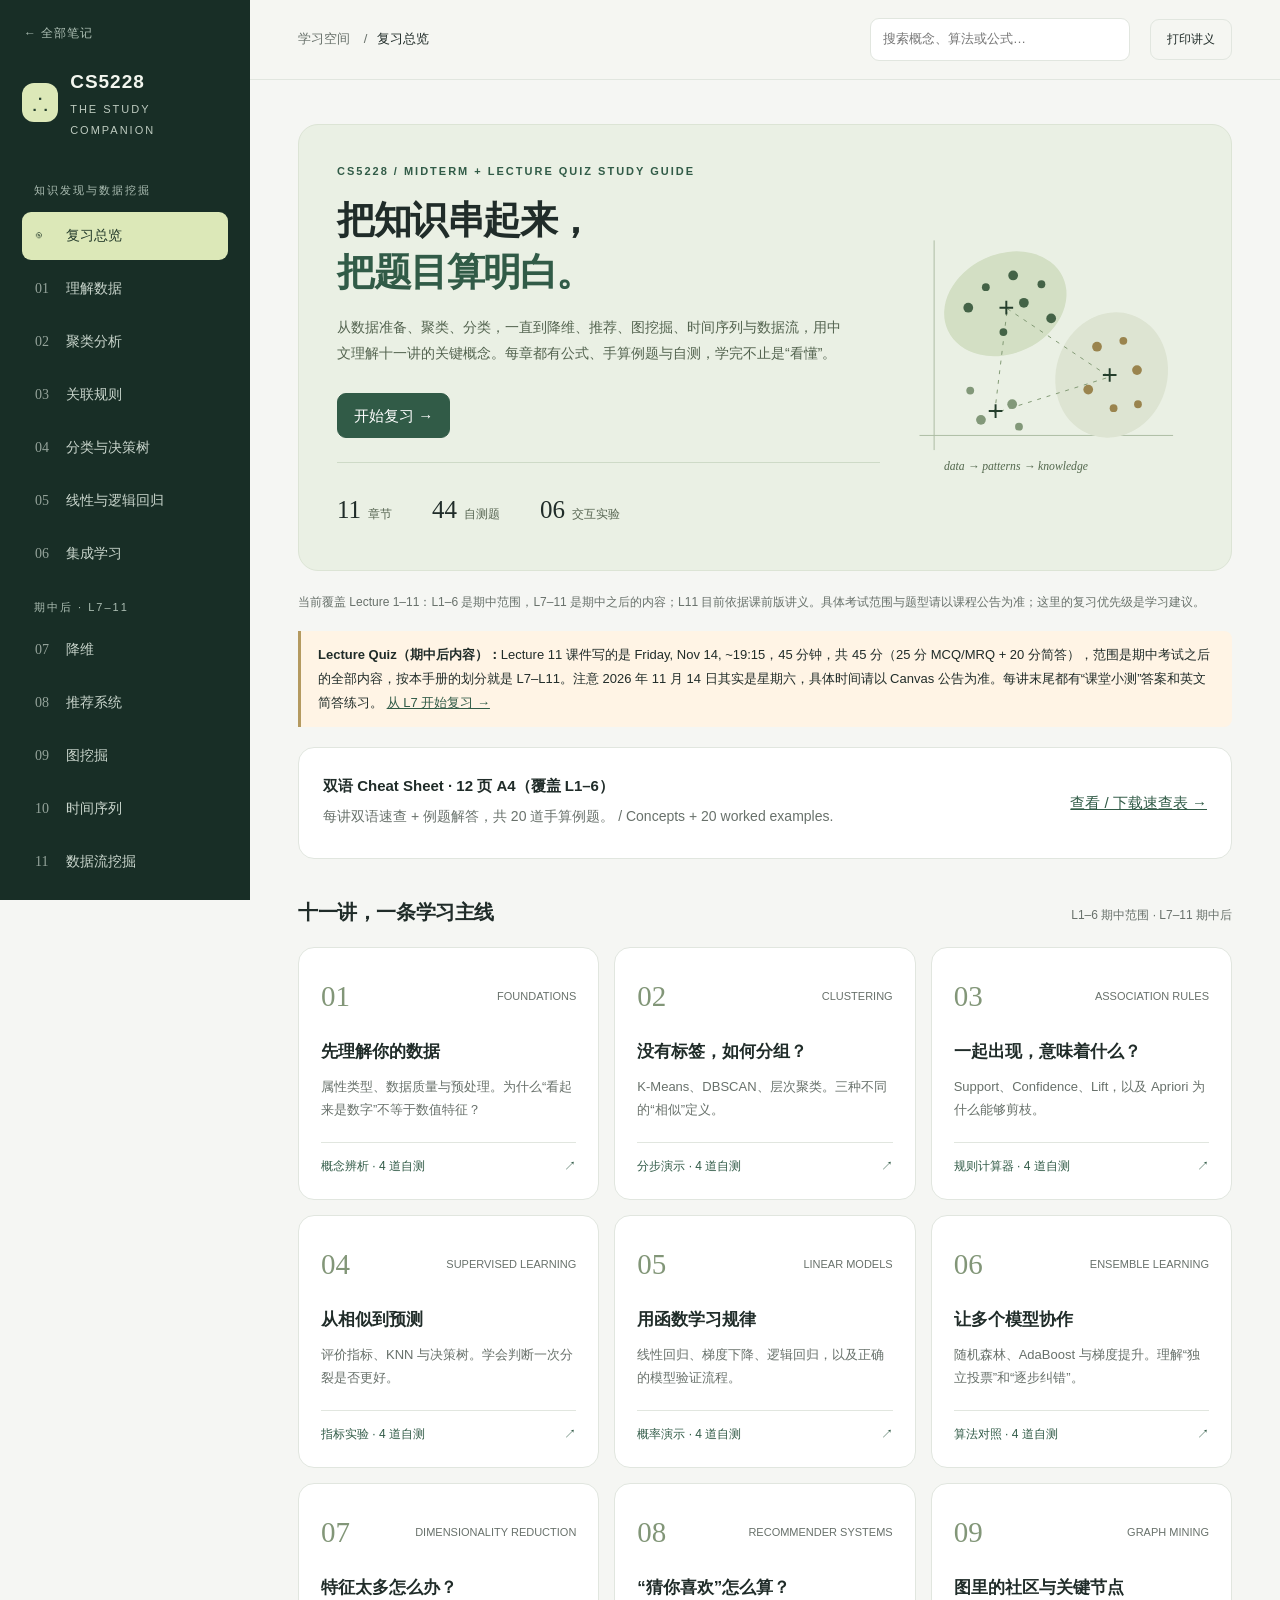
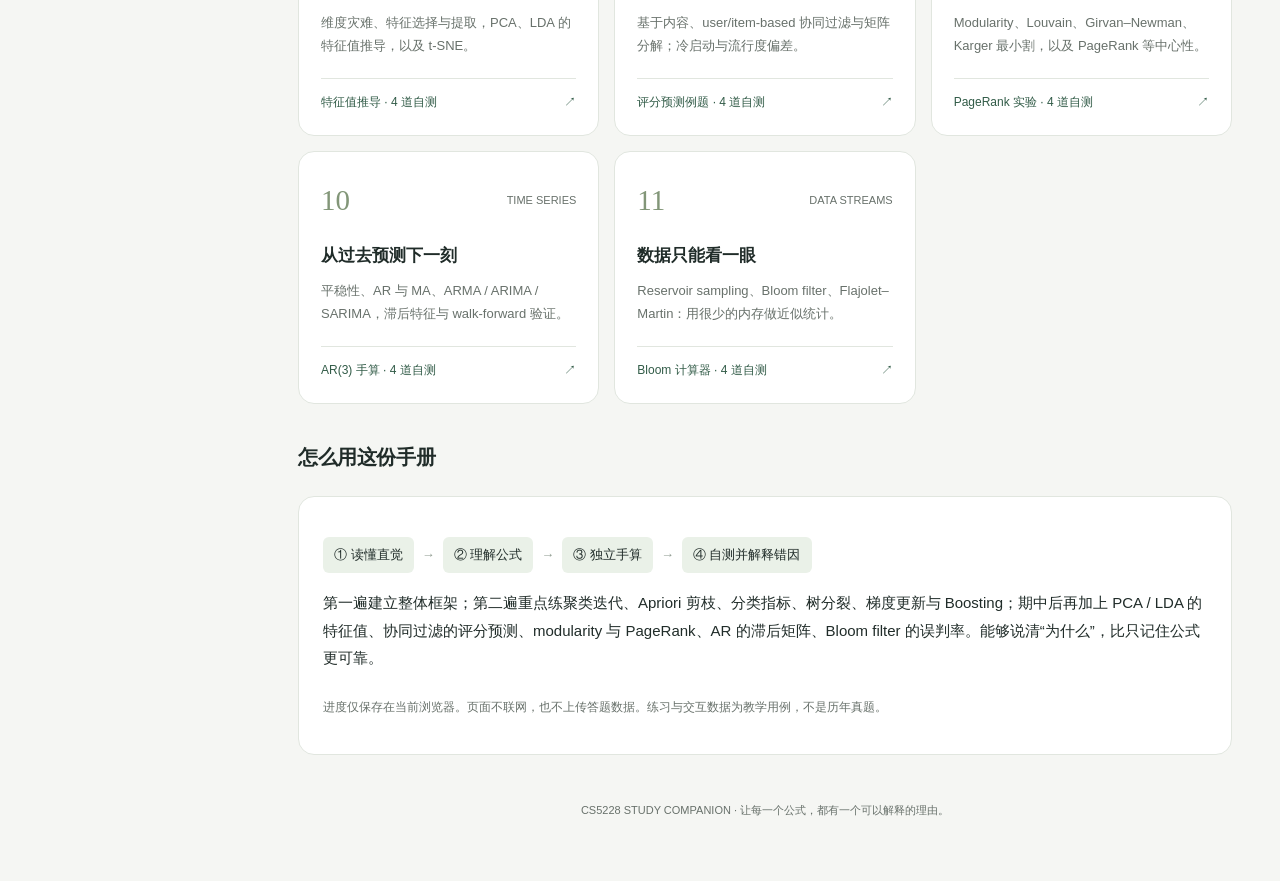
<file: cs5228-study.html>
<!doctype html>
<html lang="zh-CN">
<head>
<meta charset="utf-8"><meta name="viewport" content="width=device-width,initial-scale=1">
<meta name="description" content="CS5228 Lecture 1–6 中文期中复习：概念讲解、公式、交互演示与自测。">
<title>CS5228 · 数据挖掘复习手册</title>
<style>
:root{--bg:#f5f6f3;--paper:#fff;--ink:#202c29;--muted:#68716b;--line:#e1e6df;--green:#315b47;--soft:#eaf1e8;--orange:#925221;--sand:#fff4e5;--nav:#182e26;--radius:16px}*{box-sizing:border-box}html{scroll-behavior:smooth}body{margin:0;background:var(--bg);color:var(--ink);font-family:-apple-system,BlinkMacSystemFont,"Segoe UI","PingFang SC","Microsoft YaHei",sans-serif;font-size:15px;line-height:1.85}button,input,select{font:inherit}button,a,input,summary{touch-action:manipulation}button{cursor:pointer}a{color:var(--green)}button:focus-visible,a:focus-visible,summary:focus-visible,input:focus-visible{outline:3px solid #b88a40;outline-offset:4px}button{border:1px solid var(--line);border-radius:9px;padding:8px 16px;color:var(--ink);background:#fff;font-weight:550}button:hover{background:var(--soft)}button:disabled{opacity:.5;cursor:default}.primary{background:var(--green);color:#fff;border-color:var(--green)}.primary:hover{background:#234a37}.skip{position:fixed;top:-100px;left:20px;z-index:99;background:white;padding:12px}.skip:focus{top:12px}aside{position:fixed;inset:0 auto 0 0;width:250px;background:var(--nav);color:#f3f6ef;padding:30px 22px;display:flex;flex-direction:column;z-index:30;overflow:auto}.brand{display:flex;gap:12px;align-items:center}.brandmark{width:39px;height:39px;display:grid;place-items:center;background:#dce8b8;color:#233e2e;font-family:Georgia,serif;font-size:23px;border-radius:12px}.brand strong{font-size:19px;letter-spacing:1px}.brand small{display:block;font-size:11px;color:#becbc0;letter-spacing:2px}.navlabel{font-size:11px;color:#acbeb3;letter-spacing:2px;margin:40px 12px 12px}nav{display:grid;gap:5px}nav a{color:#c9d5cc;text-decoration:none;display:flex;gap:12px;align-items:center;padding:11px 13px;border-radius:9px;font-size:14px}nav a:hover{background:#284236}nav a.active{background:#dce8b8;color:#243b2b}nav .num{font-family:Georgia,serif;opacity:.7;min-width:19px}nav .done{margin-left:auto;font-size:12px}.sidebar-foot{margin-top:auto;padding-top:34px;font-size:12px;color:#bbcbbf}.progressbar{height:5px;background:#3b5145;border-radius:5px;overflow:hidden;margin:10px 0}.progressbar span{display:block;height:100%;background:#dce8b8;transition:width .2s}.workspace{margin-left:250px}.topbar{height:80px;display:flex;align-items:center;gap:20px;padding:0 48px;border-bottom:1px solid var(--line);background:rgba(245,246,243,.96)}.crumb{font-size:13px;color:var(--muted);margin-right:auto}.crumb b{color:var(--ink);font-weight:500}.searchbox{position:relative;width:260px}.searchbox input{width:100%;border:1px solid var(--line);border-radius:9px;background:#fff;padding:8px 12px;font-size:13px}.search-results{position:absolute;right:0;top:48px;width:380px;max-height:420px;overflow:auto;background:white;box-shadow:0 12px 50px #182e2622;border:1px solid var(--line);border-radius:12px;z-index:40}.search-results a{display:block;text-decoration:none;padding:14px;border-bottom:1px solid var(--line);font-size:13px}.search-results a small{display:block;color:var(--muted)}.search-results p{padding:12px}.menu-toggle{display:none}.print-button{font-size:12px;background:transparent}.content{max-width:1160px;margin:auto;padding:44px 48px 60px}.eyebrow{text-transform:uppercase;color:var(--green);font-size:11px;font-weight:700;letter-spacing:2px}.hero{padding:36px 38px;background:#eaf0e4;border:1px solid #dce4d5;border-radius:20px;position:relative;overflow:hidden;display:grid;grid-template-columns:1.3fr .7fr;gap:20px}.hero h1{font-size:38px;line-height:1.35;letter-spacing:-1.5px;margin:14px 0 17px}.hero h1 span{color:var(--green)}.hero p{color:#53634f;max-width:510px;font-size:14px}.hero-art{align-self:center;width:100%;min-width:0}.hero .primary{margin-top:12px}.metrics{display:flex;gap:40px;margin-top:24px;padding-top:24px;border-top:1px solid #cedac7}.metrics b{font-family:Georgia,serif;font-size:25px;font-weight:400;margin-right:7px}.metrics span{font-size:12px;color:#576552}.sectionhead{display:flex;justify-content:space-between;align-items:baseline;margin:35px 0 16px;gap:12px}.sectionhead h2{font-size:20px;margin:0;letter-spacing:-.4px}.sectionhead small{font-size:12px;color:var(--muted)}.chapter-grid{display:grid;grid-template-columns:repeat(3,1fr);gap:15px}.chapter-card{display:flex;flex-direction:column;text-decoration:none;color:var(--ink);padding:22px;background:var(--paper);border:1px solid var(--line);border-radius:var(--radius);transition:transform .15s,border-color .15s}.chapter-card:hover{transform:translateY(-3px);border-color:#89a083}.cardtop{display:flex;align-items:center;justify-content:space-between;font-size:11px;color:var(--muted)}.chapter-card .index{font-family:Georgia,serif;font-size:29px;color:#829678}.chapter-card h3{font-size:17px;margin:13px 0 7px}.chapter-card p{font-size:13px;color:var(--muted);margin:0 0 20px;line-height:1.8}.cardbottom{margin-top:auto;border-top:1px solid var(--line);padding-top:12px;display:flex;justify-content:space-between;font-size:12px;color:var(--green)}.path{display:flex;flex-wrap:wrap;gap:8px;align-items:center;font-size:13px;margin:16px 0}.path span{background:var(--soft);padding:6px 11px;border-radius:6px}.path i{font-style:normal;color:#919d92}.notice{font-size:13px;border-left:3px solid #b49a60;padding:12px 17px;background:var(--sand);border-radius:0 8px 8px 0}.intro-note{font-size:12px;color:var(--muted);margin-top:20px}.lesson-head{border-bottom:1px solid var(--line);padding-bottom:24px;margin-bottom:26px}.lesson-head h1{font-size:32px;line-height:1.4;margin:8px 0 12px;letter-spacing:-.6px}.lesson-head p{color:var(--muted);max-width:720px;margin:0}.tags{display:flex;gap:8px;flex-wrap:wrap;margin-top:18px}.tag{font-size:11px;background:var(--soft);color:var(--green);padding:3px 10px;border-radius:20px}.lesson h2{font-size:22px;line-height:1.5;margin:35px 0 14px}.lesson h3{font-size:17px;margin:24px 0 10px}.lesson p{margin:10px 0}.lesson li{margin:6px 0}.lesson ul,.lesson ol{padding-left:23px}.lead{font-size:17px}.panel{background:white;border:1px solid var(--line);padding:24px;border-radius:var(--radius);margin:20px 0}.panel h3:first-child{margin-top:0}.formula{font-family:"Cambria Math",Georgia,"Times New Roman",serif;background:#f0f3ed;color:#243b2c;font-size:19px;line-height:1.85;padding:17px 20px;border-radius:9px;margin:16px 0;overflow-x:auto}.formula small{display:block;font-family:-apple-system,BlinkMacSystemFont,"PingFang SC",sans-serif;font-size:12px;color:var(--muted);margin-top:4px}.twocol{display:grid;grid-template-columns:1fr 1fr;gap:20px}.twocol .panel{margin:0}.table-wrap{overflow-x:auto;margin:17px 0;border:1px solid var(--line);border-radius:12px}table{border-collapse:collapse;width:100%;font-size:13px;background:white}th,td{text-align:left;padding:13px 16px;border-bottom:1px solid var(--line);vertical-align:top}th{background:#edf1e9;color:#36503d;font-weight:600}tr:last-child td{border-bottom:0}.pitfall{background:var(--sand);border-left:3px solid #be8a4e;padding:13px 18px;border-radius:0 9px 9px 0;font-size:14px;margin:18px 0}.pitfall b{color:var(--orange)}.example{border-left:3px solid #89a276;padding:4px 0 4px 18px;margin:20px 0}.example .label,.lab .label{font-size:11px;letter-spacing:1.5px;text-transform:uppercase;color:var(--green);font-weight:700}.source{font-size:12px;color:var(--muted);padding:14px 0;border-top:1px solid var(--line);margin-top:30px;overflow-wrap:anywhere}.lab{background:#fff;border:1px solid #cad8c6;border-radius:16px;padding:25px;margin:25px 0}.lab h3{margin:6px 0}.lab p{font-size:13px;color:var(--muted)}.lab svg{display:block;width:100%;height:auto;max-height:330px;background:#fafbf8;border-radius:10px;margin-top:16px}.controls{display:flex;align-items:center;flex-wrap:wrap;gap:12px;margin:16px 0}.controls label{font-size:13px;display:flex;gap:8px;align-items:center}.controls input[type=number]{width:80px;padding:7px 9px;border:1px solid var(--line);border-radius:7px}.controls input[type=range]{width:150px;accent-color:var(--green)}.readout{background:var(--soft);border-radius:8px;padding:12px 16px;font-size:14px;margin-top:15px;line-height:1.8}.readout.error{color:#943d29;background:#fff0e8}.lab-values{display:grid;grid-template-columns:repeat(3,1fr);gap:12px}.lab-values div{padding:14px;border:1px solid var(--line);border-radius:9px}.lab-values b{display:block;font-family:Georgia,serif;font-size:25px;color:var(--green)}.lab-values span{font-size:12px;color:var(--muted)}details{border:1px solid var(--line);border-radius:10px;background:white;margin:12px 0}summary{padding:14px 18px;font-size:14px;font-weight:600;cursor:pointer}details>div{padding:0 18px 17px;font-size:14px}.quiz-section{margin-top:36px}.quiz{background:white;border:1px solid var(--line);padding:22px;border-radius:12px;margin:15px 0}.quiz legend{padding:0;font-weight:600;font-size:15px;margin-bottom:12px}.quiz fieldset{border:0;padding:0;margin:0;min-width:0}.quiz label{display:flex;align-items:flex-start;gap:9px;padding:9px 12px;border:1px solid var(--line);border-radius:8px;margin:7px 0;cursor:pointer;font-size:14px}.quiz label:has(input:checked){background:var(--soft);border-color:#92aa89}.quiz input{margin-top:7px;accent-color:var(--green)}.quiz button{margin-top:10px;font-size:13px}.feedback{padding:12px 14px;background:var(--soft);border-radius:8px;margin-top:12px;font-size:13px}.feedback.wrong{background:var(--sand)}.quiz-section .score{font-size:12px;color:var(--muted)}.lesson-footer{border-top:1px solid var(--line);margin-top:35px;padding-top:25px;display:flex;gap:10px;justify-content:space-between;flex-wrap:wrap}.lesson-footer a{text-decoration:none;font-size:13px;padding:8px 4px}.complete-btn.completed{background:var(--soft);border-color:#92aa89;color:var(--green)}.footer{text-align:center;color:var(--muted);font-size:11px;padding:25px 0 0}.checklist label{display:flex;align-items:flex-start;gap:12px;padding:12px 0;border-bottom:1px solid var(--line);font-size:14px}.checklist input{margin-top:7px;accent-color:var(--green)}[hidden]{display:none!important}.flash-grid{display:grid;grid-template-columns:1fr 1fr;gap:12px}.flash-grid details{margin:0}.flash-grid .formula{font-size:17px;padding:12px;overflow-wrap:anywhere}.bottom-note{font-size:12px;color:var(--muted);margin-top:24px}code{background:var(--soft);padding:2px 5px;border-radius:4px;font-size:.92em}@media(max-width:1100px){aside{width:222px;padding:26px 16px}.workspace{margin-left:222px}.content{padding:32px 28px}.topbar{padding:0 28px}.hero{padding:28px}.hero h1{font-size:33px}.chapter-grid{grid-template-columns:1fr 1fr}.metrics{gap:20px}}@media(max-width:760px){aside{transform:translateX(-100%);transition:transform .2s;width:260px;box-shadow:10px 0 50px #182e2622}body.menu-open aside{transform:translateX(0)}.workspace{margin-left:0}.menu-toggle{display:block;padding:6px 10px;white-space:nowrap}.topbar{height:68px;padding:0 18px;gap:12px}.crumb{display:none}.searchbox{width:auto;flex:1;min-width:0}.print-button{padding:6px 9px;white-space:nowrap}.search-results{width:min(340px,calc(100vw - 36px));right:-62px}.content{padding:26px 20px 40px}.hero{grid-template-columns:1fr;padding:28px}.hero-art{display:none}.hero h1{font-size:34px}.chapter-grid{gap:12px}.chapter-card{padding:18px}.twocol,.flash-grid{grid-template-columns:1fr}.lesson-head h1{font-size:28px}.panel,.lab{padding:19px}.lab-values{gap:6px}.lab-values div{padding:10px}.lab-values b{font-size:21px}.metrics{gap:22px}.formula{font-size:17px}.lesson h2{font-size:20px}.sectionhead{align-items:flex-start}.sectionhead small{max-width:130px}.lesson-footer .complete-btn{order:3;width:100%}}@media(max-width:390px){.chapter-grid{grid-template-columns:1fr}.metrics{gap:15px}.metrics b{font-size:22px}.hero h1{font-size:29px}.controls input[type=range]{width:120px}.topbar{gap:8px}.print-button{font-size:11px}}@media(prefers-reduced-motion:reduce){html{scroll-behavior:auto}*{transition:none!important}}@media print{aside,.topbar,.hero-art,.lab button,.controls,.lesson-footer,.quiz button,.footer,.search-results{display:none!important}.workspace{margin:0}.content{max-width:none;padding:0}body{background:white;font-size:11pt;line-height:1.6}.page[hidden]{display:block!important}.page{break-before:page}.page:first-child{break-before:auto}.hero,.panel,.lab,.quiz,details{break-inside:avoid;box-shadow:none}.chapter-grid{grid-template-columns:repeat(3,1fr)}.hero h1{font-size:26pt}.formula{font-size:14pt}.source{font-size:9pt}.quiz-section{break-before:page}.lesson h2{break-after:avoid}.feedback[hidden]{display:block!important}details>div{display:block!important}.print-only{display:block!important}}

.cheat-actions{display:flex;gap:12px;flex-wrap:wrap;margin:18px 0}.cheat-actions a{display:inline-block;padding:9px 16px;border:1px solid var(--line);border-radius:9px;text-decoration:none;background:white}.cheat-actions a.primary{background:var(--green);color:white}.cheat-jump{display:flex;gap:8px;flex-wrap:wrap;margin:18px 0}.cheat-jump button{font-size:13px}.cheat-preview{margin:26px 0}.cheat-preview img{display:block;width:100%;height:auto;border:1px solid var(--line);border-radius:10px;background:#fff}.cheat-preview figcaption{font-size:14px;color:var(--muted);margin:9px 0}.cheat-entry{display:flex;align-items:center;justify-content:space-between;gap:16px;flex-wrap:wrap}.cheat-entry p{margin:4px 0;font-size:14px;color:var(--muted)}@media print{#cheat-sheet{display:none!important}}
.qen{color:var(--muted);font-size:13px;margin-top:-4px!important}.supp{display:inline-block;font-size:11px;color:var(--orange);border:1px solid #e3c8a8;border-radius:5px;padding:0 6px;margin-right:4px;vertical-align:1px}.quiz-notice{margin:18px 0}.quiz-notice a{white-space:nowrap}.navsub{font-size:11px;color:#acbeb3;letter-spacing:2px;margin:14px 12px 4px}#pr-chart{max-height:300px}
.deep{margin:44px 0 26px;padding-top:26px;border-top:2px solid var(--line)}.deep-head{display:flex;align-items:baseline;gap:14px;flex-wrap:wrap}.deep-head h2{margin:0}.deep-head .label{background:var(--soft);padding:3px 10px;border-radius:20px}.deep-intro{color:var(--muted);font-size:14px;margin:8px 0 16px}.deep details{margin:10px 0}.deep summary .pg{font-weight:400;font-size:12px;color:var(--muted);margin-left:8px;white-space:nowrap}.deep details>div h4{font-size:15px;margin:18px 0 6px}.deep details>div p,.deep details>div li{font-size:14px}.deep .formula{font-size:14px}.deep .mini td,.deep .mini th{font-size:13px;padding:6px 10px}.deep code,.deep .code{font-family:ui-monospace,SFMono-Regular,Menlo,monospace;font-size:13px}.deep pre.code{background:#f3f5f1;border:1px solid var(--line);border-radius:8px;padding:12px 14px;overflow:auto;line-height:1.6;white-space:pre}.deep .supp{display:inline-block;font-size:11px;color:var(--orange);border:1px solid #e3c8a8;border-radius:5px;padding:0 6px;margin-left:6px;vertical-align:1px}.deep s{color:var(--muted)}
</style>
</head>
<body>
<a class="skip" href="#main">跳到正文</a>
<aside id="sidebar" aria-label="课程导航">
 <a href="index.html" style="display:inline-block;color:#acbeb3;text-decoration:none;font-size:12px;letter-spacing:1px;margin:-8px 0 20px 2px">← 全部笔记</a>
 <div class="brand"><span class="brandmark" aria-hidden="true">∴</span><div><strong>CS5228</strong><small>THE STUDY COMPANION</small></div></div>
 <div class="navlabel">知识发现与数据挖掘</div>
 <nav id="nav"><a href="#overview" data-page="overview"><span class="num">◉</span>复习总览</a><a href="#lecture1" data-page="lecture1"><span class="num">01</span>理解数据<span class="done"></span></a><a href="#lecture2" data-page="lecture2"><span class="num">02</span>聚类分析<span class="done"></span></a><a href="#lecture3" data-page="lecture3"><span class="num">03</span>关联规则<span class="done"></span></a><a href="#lecture4" data-page="lecture4"><span class="num">04</span>分类与决策树<span class="done"></span></a><a href="#lecture5" data-page="lecture5"><span class="num">05</span>线性与逻辑回归<span class="done"></span></a><a href="#lecture6" data-page="lecture6"><span class="num">06</span>集成学习<span class="done"></span></a><div class="navsub">期中后 · L7–11</div><a href="#lecture7" data-page="lecture7"><span class="num">07</span>降维<span class="done"></span></a><a href="#lecture8" data-page="lecture8"><span class="num">08</span>推荐系统<span class="done"></span></a><a href="#lecture9" data-page="lecture9"><span class="num">09</span>图挖掘<span class="done"></span></a><a href="#lecture10" data-page="lecture10"><span class="num">10</span>时间序列<span class="done"></span></a><a href="#lecture11" data-page="lecture11"><span class="num">11</span>数据流挖掘<span class="done"></span></a><a href="#review" data-page="review"><span class="num">↗</span>考前速查</a><a href="#cheat-sheet" data-page="cheat-sheet"><span class="num">▤</span>中英 Cheat Sheet</a></nav>
 <div class="sidebar-foot"><div id="progress-text">你的复习进度 · 0 / 11</div><div class="progressbar" role="progressbar" aria-label="章节复习进度" aria-valuemin="0" aria-valuemax="11" aria-valuenow="0"><span id="progress-fill" style="width:0%"></span></div><div>理解原理，再动手算一遍。</div><p style="font-size:11px;color:#a8bbad">Lecture 01–11 · 中文学习版<br>依据课后讲义整理（L11 为课前版）</p></div>
</aside>
<div class="workspace"><header class="topbar"><button class="menu-toggle" aria-controls="sidebar" aria-expanded="false">目录</button><div class="crumb">学习空间 <span style="padding:0 10px">/</span><b id="breadcrumb">复习总览</b></div><div class="searchbox"><label for="search" hidden>搜索知识点</label><input id="search" type="search" placeholder="搜索概念、算法或公式…" autocomplete="off" aria-label="搜索知识点" aria-controls="search-results"><div id="search-results" class="search-results" hidden></div></div><button class="print-button" id="print">打印讲义</button></header>
<main class="content" id="main">
<section class="page" id="overview" data-title="复习总览">
 <div class="hero"><div><div class="eyebrow">CS5228 / MIDTERM + LECTURE QUIZ STUDY GUIDE</div><h1>把知识串起来，<br><span>把题目算明白。</span></h1><p>从数据准备、聚类、分类，一直到降维、推荐、图挖掘、时间序列与数据流，用中文理解十一讲的关键概念。每章都有公式、手算例题与自测，学完不止是“看懂”。</p><button class="primary" id="start">开始复习 →</button><div class="metrics"><div><b>11</b><span>章节</span></div><div><b>44</b><span>自测题</span></div><div><b>06</b><span>交互实验</span></div></div></div><svg class="hero-art" viewBox="0 0 300 270" role="img" aria-label="从分散的数据点到有结构的知识：三组聚类点的示意图"><path d="M20 225H280M35 240V25" stroke="#acbca3" stroke-width="1" fill="none"/><ellipse cx="108" cy="90" rx="65" ry="51" fill="#d3dfc4" transform="rotate(-25 108 90)"/><ellipse cx="217" cy="163" rx="57" ry="65" fill="#dde4d2" transform="rotate(18 217 163)"/><path d="M110 95L215 165L97 202Z" fill="none" stroke="#819974" stroke-dasharray="4 6"/><g fill="#446347"><circle cx="70" cy="94" r="5"/><circle cx="88" cy="73" r="4"/><circle cx="116" cy="61" r="5"/><circle cx="127" cy="89" r="5"/><circle cx="106" cy="119" r="4"/><circle cx="145" cy="70" r="4"/><circle cx="155" cy="105" r="5"/></g><g fill="#9a844e"><circle cx="202" cy="134" r="5"/><circle cx="229" cy="128" r="4"/><circle cx="243" cy="158" r="5"/><circle cx="193" cy="178" r="5"/><circle cx="219" cy="197" r="4"/><circle cx="244" cy="193" r="4"/></g><g fill="#829879"><circle cx="72" cy="179" r="4"/><circle cx="83" cy="209" r="5"/><circle cx="115" cy="193" r="5"/><circle cx="122" cy="216" r="4"/></g><g stroke="#243e2c" stroke-width="2"><path d="M102 94h14m-7-7v14M208 163h14m-7-7v14M91 200h14m-7-7v14"/></g><text x="45" y="260" fill="#53684d" font-family="Georgia,serif" font-size="12" font-style="italic">data → patterns → knowledge</text></svg></div>
 <p class="intro-note">当前覆盖 Lecture 1–11：L1–6 是期中范围，L7–11 是期中之后的内容；L11 目前依据课前版讲义。具体考试范围与题型请以课程公告为准；这里的复习优先级是学习建议。</p>
<div class="notice quiz-notice"><strong>Lecture Quiz（期中后内容）：</strong>Lecture 11 课件写的是 Friday, Nov 14, ~19:15，45 分钟，共 45 分（25 分 MCQ/MRQ + 20 分简答），范围是期中考试之后的全部内容，按本手册的划分就是 L7–L11。注意 2026 年 11 月 14 日其实是星期六，具体时间请以 Canvas 公告为准。每讲末尾都有“课堂小测”答案和英文简答练习。 <a href="#lecture7">从 L7 开始复习 →</a></div><div class="panel cheat-entry"><div><strong>双语 Cheat Sheet · 12 页 A4（覆盖 L1–6）</strong><p>每讲双语速查 + 例题解答，共 20 道手算例题。 / Concepts + 20 worked examples.</p></div><a href="#cheat-sheet">查看 / 下载速查表 →</a></div>
 <div class="sectionhead"><h2>十一讲，一条学习主线</h2><small>L1–6 期中范围 · L7–11 期中后</small></div>
 <div class="chapter-grid">
 <a class="chapter-card" href="#lecture1"><div class="cardtop"><span class="index">01</span><span>FOUNDATIONS</span></div><h3>先理解你的数据</h3><p>属性类型、数据质量与预处理。为什么“看起来是数字”不等于数值特征？</p><div class="cardbottom"><span>概念辨析 · 4 道自测</span><span>↗</span></div></a>
 <a class="chapter-card" href="#lecture2"><div class="cardtop"><span class="index">02</span><span>CLUSTERING</span></div><h3>没有标签，如何分组？</h3><p>K-Means、DBSCAN、层次聚类。三种不同的“相似”定义。</p><div class="cardbottom"><span>分步演示 · 4 道自测</span><span>↗</span></div></a>
 <a class="chapter-card" href="#lecture3"><div class="cardtop"><span class="index">03</span><span>ASSOCIATION RULES</span></div><h3>一起出现，意味着什么？</h3><p>Support、Confidence、Lift，以及 Apriori 为什么能够剪枝。</p><div class="cardbottom"><span>规则计算器 · 4 道自测</span><span>↗</span></div></a>
 <a class="chapter-card" href="#lecture4"><div class="cardtop"><span class="index">04</span><span>SUPERVISED LEARNING</span></div><h3>从相似到预测</h3><p>评价指标、KNN 与决策树。学会判断一次分裂是否更好。</p><div class="cardbottom"><span>指标实验 · 4 道自测</span><span>↗</span></div></a>
 <a class="chapter-card" href="#lecture5"><div class="cardtop"><span class="index">05</span><span>LINEAR MODELS</span></div><h3>用函数学习规律</h3><p>线性回归、梯度下降、逻辑回归，以及正确的模型验证流程。</p><div class="cardbottom"><span>概率演示 · 4 道自测</span><span>↗</span></div></a>
 <a class="chapter-card" href="#lecture6"><div class="cardtop"><span class="index">06</span><span>ENSEMBLE LEARNING</span></div><h3>让多个模型协作</h3><p>随机森林、AdaBoost 与梯度提升。理解“独立投票”和“逐步纠错”。</p><div class="cardbottom"><span>算法对照 · 4 道自测</span><span>↗</span></div></a>
 <a class="chapter-card" href="#lecture7"><div class="cardtop"><span class="index">07</span><span>DIMENSIONALITY REDUCTION</span></div><h3>特征太多怎么办？</h3><p>维度灾难、特征选择与提取，PCA、LDA 的特征值推导，以及 t-SNE。</p><div class="cardbottom"><span>特征值推导 · 4 道自测</span><span>↗</span></div></a>
 <a class="chapter-card" href="#lecture8"><div class="cardtop"><span class="index">08</span><span>RECOMMENDER SYSTEMS</span></div><h3>“猜你喜欢”怎么算？</h3><p>基于内容、user/item-based 协同过滤与矩阵分解；冷启动与流行度偏差。</p><div class="cardbottom"><span>评分预测例题 · 4 道自测</span><span>↗</span></div></a>
 <a class="chapter-card" href="#lecture9"><div class="cardtop"><span class="index">09</span><span>GRAPH MINING</span></div><h3>图里的社区与关键节点</h3><p>Modularity、Louvain、Girvan–Newman、Karger 最小割，以及 PageRank 等中心性。</p><div class="cardbottom"><span>PageRank 实验 · 4 道自测</span><span>↗</span></div></a>
 <a class="chapter-card" href="#lecture10"><div class="cardtop"><span class="index">10</span><span>TIME SERIES</span></div><h3>从过去预测下一刻</h3><p>平稳性、AR 与 MA、ARMA / ARIMA / SARIMA，滞后特征与 walk-forward 验证。</p><div class="cardbottom"><span>AR(3) 手算 · 4 道自测</span><span>↗</span></div></a>
 <a class="chapter-card" href="#lecture11"><div class="cardtop"><span class="index">11</span><span>DATA STREAMS</span></div><h3>数据只能看一眼</h3><p>Reservoir sampling、Bloom filter、Flajolet–Martin：用很少的内存做近似统计。</p><div class="cardbottom"><span>Bloom 计算器 · 4 道自测</span><span>↗</span></div></a>
 </div>
 <div class="sectionhead"><h2>怎么用这份手册</h2></div><div class="panel"><div class="path"><span>① 读懂直觉</span><i>→</i><span>② 理解公式</span><i>→</i><span>③ 独立手算</span><i>→</i><span>④ 自测并解释错因</span></div><p>第一遍建立整体框架；第二遍重点练聚类迭代、Apriori 剪枝、分类指标、树分裂、梯度更新与 Boosting；期中后再加上 PCA / LDA 的特征值、协同过滤的评分预测、modularity 与 PageRank、AR 的滞后矩阵、Bloom filter 的误判率。能够说清“为什么”，比只记住公式更可靠。</p><p class="bottom-note">进度仅保存在当前浏览器。页面不联网，也不上传答题数据。练习与交互数据为教学用例，不是历年真题。</p></div>
</section>

<section class="page lesson" id="cheat-sheet" data-title="中英 Cheat Sheet" hidden><header class="lesson-head"><div class="eyebrow">BILINGUAL REFERENCE + WORKED EXAMPLES</div><h1>双语 Cheat Sheet · 速查与例题</h1><p>覆盖 Lecture 1–6，共 12 页 A4：每讲 1 页双语知识速查 + 1 页双语例题，含 20 道例题的题干、计算步骤、答案和易错点。</p><p lang="en">Lectures 1–6 in 12 A4 pages: one bilingual concept sheet and one worked-example page per lecture. Includes 20 original examples with questions, calculations, solutions, and common pitfalls.</p></header><div class="cheat-actions"><a class="primary" href="cs5228-bilingual-cheat-sheet.pdf?v=20261002" download>下载双语 PDF · 12 页 / Download</a><a href="cs5228-bilingual-cheat-sheet.pdf?v=20261002" target="_blank" rel="noopener">打开 PDF / Open &amp; print ↗</a><a href="cs5228-practice.html#practice">双语练习 / Bilingual practice →</a></div><p>更新于 2026-10-02 · 例题为独立编写的教学示例，不是历年真题。<br><span lang="en">Updated 2026-10-02. The worked examples are original teaching exercises, not past-exam questions.</span></p><div class="cheat-jump" aria-label="按讲次选择速查或例题 / Choose concepts or examples"><button type="button" data-cheat-page="1">01 数据与预处理 · 速查 / Concepts</button><button type="button" data-cheat-page="2">01 数据与预处理 · 例题 / Examples</button><button type="button" data-cheat-page="3">02 聚类分析 · 速查 / Concepts</button><button type="button" data-cheat-page="4">02 聚类分析 · 例题 / Examples</button><button type="button" data-cheat-page="5">03 关联规则 · 速查 / Concepts</button><button type="button" data-cheat-page="6">03 关联规则 · 例题 / Examples</button><button type="button" data-cheat-page="7">04 分类与决策树 · 速查 / Concepts</button><button type="button" data-cheat-page="8">04 分类与决策树 · 例题 / Examples</button><button type="button" data-cheat-page="9">05 回归与模型验证 · 速查 / Concepts</button><button type="button" data-cheat-page="10">05 回归与模型验证 · 例题 / Examples</button><button type="button" data-cheat-page="11">06 集成学习 · 速查 / Concepts</button><button type="button" data-cheat-page="12">06 集成学习 · 例题 / Examples</button></div><figure class="cheat-preview" id="cheat-page-1"><figcaption>第 1 / 12 页 · 数据与预处理 · 知识速查 / Data &amp; preprocessing · Concepts · <a href="cs5228-bilingual-cheat-sheet.pdf?v=20261002#page=1" target="_blank" rel="noopener">PDF ↗</a></figcaption><a href="cheat-page-1.png?v=20261002" target="_blank" rel="noopener" aria-label="打开第 1 页大图 / Open page 1"><img src="cheat-page-1.png?v=20261002" loading="lazy" decoding="async" alt="第 1 / 12 页：数据与预处理 · 知识速查 / Data &amp; preprocessing · Concepts。完整文字及打印版见 PDF / Full text and print version in PDF."></a></figure><figure class="cheat-preview" id="cheat-page-2"><figcaption>第 2 / 12 页 · 数据与预处理 · 例题与解答 / Data &amp; preprocessing · Worked examples · <a href="cs5228-bilingual-cheat-sheet.pdf?v=20261002#page=2" target="_blank" rel="noopener">PDF ↗</a></figcaption><a href="cheat-page-2.png?v=20261002" target="_blank" rel="noopener" aria-label="打开第 2 页大图 / Open page 2"><img src="cheat-page-2.png?v=20261002" loading="lazy" decoding="async" alt="第 2 / 12 页：数据与预处理 · 例题与解答 / Data &amp; preprocessing · Worked examples。完整文字及打印版见 PDF / Full text and print version in PDF."></a></figure><figure class="cheat-preview" id="cheat-page-3"><figcaption>第 3 / 12 页 · 聚类分析 · 知识速查 / Clustering · Concepts · <a href="cs5228-bilingual-cheat-sheet.pdf?v=20261002#page=3" target="_blank" rel="noopener">PDF ↗</a></figcaption><a href="cheat-page-3.png?v=20261002" target="_blank" rel="noopener" aria-label="打开第 3 页大图 / Open page 3"><img src="cheat-page-3.png?v=20261002" loading="lazy" decoding="async" alt="第 3 / 12 页：聚类分析 · 知识速查 / Clustering · Concepts。完整文字及打印版见 PDF / Full text and print version in PDF."></a></figure><figure class="cheat-preview" id="cheat-page-4"><figcaption>第 4 / 12 页 · 聚类分析 · 例题与解答 / Clustering · Worked examples · <a href="cs5228-bilingual-cheat-sheet.pdf?v=20261002#page=4" target="_blank" rel="noopener">PDF ↗</a></figcaption><a href="cheat-page-4.png?v=20261002" target="_blank" rel="noopener" aria-label="打开第 4 页大图 / Open page 4"><img src="cheat-page-4.png?v=20261002" loading="lazy" decoding="async" alt="第 4 / 12 页：聚类分析 · 例题与解答 / Clustering · Worked examples。完整文字及打印版见 PDF / Full text and print version in PDF."></a></figure><figure class="cheat-preview" id="cheat-page-5"><figcaption>第 5 / 12 页 · 关联规则 · 知识速查 / Association rules &amp; Apriori · Concepts · <a href="cs5228-bilingual-cheat-sheet.pdf?v=20261002#page=5" target="_blank" rel="noopener">PDF ↗</a></figcaption><a href="cheat-page-5.png?v=20261002" target="_blank" rel="noopener" aria-label="打开第 5 页大图 / Open page 5"><img src="cheat-page-5.png?v=20261002" loading="lazy" decoding="async" alt="第 5 / 12 页：关联规则 · 知识速查 / Association rules &amp; Apriori · Concepts。完整文字及打印版见 PDF / Full text and print version in PDF."></a></figure><figure class="cheat-preview" id="cheat-page-6"><figcaption>第 6 / 12 页 · 关联规则 · 例题与解答 / Association rules &amp; Apriori · Worked examples · <a href="cs5228-bilingual-cheat-sheet.pdf?v=20261002#page=6" target="_blank" rel="noopener">PDF ↗</a></figcaption><a href="cheat-page-6.png?v=20261002" target="_blank" rel="noopener" aria-label="打开第 6 页大图 / Open page 6"><img src="cheat-page-6.png?v=20261002" loading="lazy" decoding="async" alt="第 6 / 12 页：关联规则 · 例题与解答 / Association rules &amp; Apriori · Worked examples。完整文字及打印版见 PDF / Full text and print version in PDF."></a></figure><figure class="cheat-preview" id="cheat-page-7"><figcaption>第 7 / 12 页 · 分类与决策树 · 知识速查 / Classification, KNN &amp; decision trees · Concepts · <a href="cs5228-bilingual-cheat-sheet.pdf?v=20261002#page=7" target="_blank" rel="noopener">PDF ↗</a></figcaption><a href="cheat-page-7.png?v=20261002" target="_blank" rel="noopener" aria-label="打开第 7 页大图 / Open page 7"><img src="cheat-page-7.png?v=20261002" loading="lazy" decoding="async" alt="第 7 / 12 页：分类与决策树 · 知识速查 / Classification, KNN &amp; decision trees · Concepts。完整文字及打印版见 PDF / Full text and print version in PDF."></a></figure><figure class="cheat-preview" id="cheat-page-8"><figcaption>第 8 / 12 页 · 分类与决策树 · 例题与解答 / Classification, KNN &amp; decision trees · Worked examples · <a href="cs5228-bilingual-cheat-sheet.pdf?v=20261002#page=8" target="_blank" rel="noopener">PDF ↗</a></figcaption><a href="cheat-page-8.png?v=20261002" target="_blank" rel="noopener" aria-label="打开第 8 页大图 / Open page 8"><img src="cheat-page-8.png?v=20261002" loading="lazy" decoding="async" alt="第 8 / 12 页：分类与决策树 · 例题与解答 / Classification, KNN &amp; decision trees · Worked examples。完整文字及打印版见 PDF / Full text and print version in PDF."></a></figure><figure class="cheat-preview" id="cheat-page-9"><figcaption>第 9 / 12 页 · 回归与模型验证 · 知识速查 / Regression &amp; validation · Concepts · <a href="cs5228-bilingual-cheat-sheet.pdf?v=20261002#page=9" target="_blank" rel="noopener">PDF ↗</a></figcaption><a href="cheat-page-9.png?v=20261002" target="_blank" rel="noopener" aria-label="打开第 9 页大图 / Open page 9"><img src="cheat-page-9.png?v=20261002" loading="lazy" decoding="async" alt="第 9 / 12 页：回归与模型验证 · 知识速查 / Regression &amp; validation · Concepts。完整文字及打印版见 PDF / Full text and print version in PDF."></a></figure><figure class="cheat-preview" id="cheat-page-10"><figcaption>第 10 / 12 页 · 回归与模型验证 · 例题与解答 / Regression &amp; validation · Worked examples · <a href="cs5228-bilingual-cheat-sheet.pdf?v=20261002#page=10" target="_blank" rel="noopener">PDF ↗</a></figcaption><a href="cheat-page-10.png?v=20261002" target="_blank" rel="noopener" aria-label="打开第 10 页大图 / Open page 10"><img src="cheat-page-10.png?v=20261002" loading="lazy" decoding="async" alt="第 10 / 12 页：回归与模型验证 · 例题与解答 / Regression &amp; validation · Worked examples。完整文字及打印版见 PDF / Full text and print version in PDF."></a></figure><figure class="cheat-preview" id="cheat-page-11"><figcaption>第 11 / 12 页 · 集成学习 · 知识速查 / Ensemble learning · Concepts · <a href="cs5228-bilingual-cheat-sheet.pdf?v=20261002#page=11" target="_blank" rel="noopener">PDF ↗</a></figcaption><a href="cheat-page-11.png?v=20261002" target="_blank" rel="noopener" aria-label="打开第 11 页大图 / Open page 11"><img src="cheat-page-11.png?v=20261002" loading="lazy" decoding="async" alt="第 11 / 12 页：集成学习 · 知识速查 / Ensemble learning · Concepts。完整文字及打印版见 PDF / Full text and print version in PDF."></a></figure><figure class="cheat-preview" id="cheat-page-12"><figcaption>第 12 / 12 页 · 集成学习 · 例题与解答 / Ensemble learning · Worked examples · <a href="cs5228-bilingual-cheat-sheet.pdf?v=20261002#page=12" target="_blank" rel="noopener">PDF ↗</a></figcaption><a href="cheat-page-12.png?v=20261002" target="_blank" rel="noopener" aria-label="打开第 12 页大图 / Open page 12"><img src="cheat-page-12.png?v=20261002" loading="lazy" decoding="async" alt="第 12 / 12 页：集成学习 · 例题与解答 / Ensemble learning · Worked examples。完整文字及打印版见 PDF / Full text and print version in PDF."></a></figure></section>
<section class="page lesson" id="lecture1" data-title="理解数据" hidden>
<header class="lesson-head"><div class="eyebrow">LECTURE 01 / INTRODUCTION & OVERVIEW</div><h1>先问：这些数据代表什么？</h1><p>数据挖掘的目标，是从已有数据中找到能推广到新数据的规律。数据质量和表示方式，决定后面的算法是否在解决正确的问题。</p><div class="tags"><span class="tag">属性类型</span><span class="tag">EDA</span><span class="tag">预处理</span></div></header>
<h2>1. 找到模式，不等于发现知识</h2><p>随机数据里也能找到巧合。一个有用的模式应该有意义，并且能在<strong>未见过的数据</strong>上保持有效，这就是泛化（generalization）。例如，冰淇淋销量和溺水人数一起上升，可能因为天气变热，而不是冰淇淋导致溺水。</p><div class="pitfall"><b>判断题抓手：</b>相关不等于因果；训练集表现好不等于泛化好；查找数据库中的电话号码通常只是查询，不是挖掘未知模式。</div>
<h2>2. 四类属性：能对它做什么运算？</h2><div class="table-wrap"><table><thead><tr><th>类型</th><th>含义</th><th>例子</th><th>要点</th></tr></thead><tbody><tr><td>Nominal 名义</td><td>只有类别区别</td><td>ID、邮编、眼睛颜色</td><td>能判断相同/不同，不能解释大小或差值</td></tr><tr><td>Ordinal 有序</td><td>有自然顺序</td><td>满意度、学历等级</td><td>“高一级”不一定有相同的量化差距</td></tr><tr><td>Interval 区间</td><td>差值有意义，无绝对零点</td><td>摄氏温度、日历日期</td><td>20℃ 不是 10℃ 的“两倍热”</td></tr><tr><td>Ratio 比率</td><td>差值、比值都可解释</td><td>重量、长度、年龄</td><td>20kg 是 10kg 的两倍</td></tr></tbody></table></div><p><strong>看语义，不看存储类型。</strong>邮编即使用整数保存也只是标签；把“差、一般、好”编码为 1、2、3，并不能证明类别之间等距。</p>
<h2>3. EDA：先认识数据，再建立模型</h2><p>探索性数据分析（Exploratory Data Analysis）用于检查分布、缺失值、重复记录、类别比例和变量关系。直方图看分布，箱线图看单变量异常，散点图看变量间关系。</p><ul><li><strong>Noise 噪声：</strong>测量误差等对信号的扰动。</li><li><strong>Outlier 离群点：</strong>显著不同于其他记录的点。它可能是错误，也可能是要发现的欺诈交易。</li><li><strong>Missing value 缺失值：</strong>“没有记录”不等于数值 0。填补策略需要结合业务。</li><li><strong>Duplicate 重复记录：</strong>不同记录可能指向同一个现实对象，需要合并或去重。</li></ul><div class="pitfall"><b>别机械删除异常值。</b>单个属性正常，不代表组合正常；单变量箱线图无法发现所有多变量异常。分布奇怪是调查线索，不是数据出错的证明。</div>
<h2>4. 预处理：改变数据，让方法适用</h2><div class="table-wrap"><table><thead><tr><th>操作</th><th>做什么</th><th>目的</th></tr></thead><tbody><tr><td>Cleaning 清洗</td><td>处理缺失、重复、错误单位</td><td>提高数据质量</td></tr><tr><td>Reduction 约简</td><td>抽样、特征选择、降维</td><td>减少数据或计算量</td></tr><tr><td>Aggregation / Smoothing</td><td>按年汇总、用箱内均值替代原值</td><td>简化细节，降低部分噪声</td></tr><tr><td>Discretization 离散化</td><td>年龄 → 青年/中年/老年</td><td>连续值转有序类别</td></tr><tr><td>One-hot encoding</td><td>类别 → 多个 0/1 特征</td><td>避免给名义类别强加数值顺序</td></tr></tbody></table></div>
<div class="formula">Min–max: x′ = (x − x<sub>min</sub>) / (x<sub>max</sub> − x<sub>min</sub>)<br>Z-score: x′ = (x − μ) / σ<small>μ 为均值，σ 为标准差；常数特征的分母为 0，需要单独处理。</small></div><div class="example"><span class="label">手算例题</span><p>某特征的训练范围为 10–50，x = 30 的 min–max 值为 (30−10)/(50−10) = <strong>0.5</strong>。若训练均值为 25、标准差为 5，则 z-score = <strong>1</strong>，即高出训练均值 1 个标准差。</p></div><p>尺度会影响欧氏距离：收入的数值可能比年龄大几千倍，未缩放时距离容易被收入支配。因此 KNN、K-Means 特别需要关注尺度。标准化并不会自动把数据变成正态分布。</p><div class="notice">与第 5 讲连接：先划分训练/验证/测试数据，再只在训练数据上拟合预处理参数。测试值超出训练 min–max 范围时，变换结果可以小于 0 或大于 1。</div>
<section class="deep" aria-labelledby="deep1"><div class="deep-head"><span class="label">教材精讲</span><h2 id="deep1">按讲义顺序，把每一步讲透</h2></div><p class="deep-intro">以下内容按 cs5228-lecture01 讲义页码展开，补全讲义中的图示、课堂例子和 Quick Quiz 的解题思路。标 <span class="supp">补充</span> 的内容超出讲义，仅供理解。</p>

<details><summary>① 什么是知识发现 / 数据挖掘：DIKW 与 KDD 流程<span class="pg">p.13–15</span></summary><div>
<p>讲义采用的定义（Frawley et al., 1991）：<em>从数据中<strong>非平凡地</strong>提取<strong>隐含的、先前未知的、可能有用的</strong>信息</em>。三个关键词逐一对应“什么不算数据挖掘”。</p>
<h4>数据 → 信息 → 知识 → 智慧（讲义超市例子）</h4>
<div class="table-wrap"><table class="mini"><thead><tr><th>层级</th><th>例子</th><th>理解了什么</th></tr></thead><tbody>
<tr><td>Data</td><td>2023-08-15T15:05:30Z；1.2933, 103.7844</td><td>原始记录，没有语境</td></tr>
<tr><td>Information</td><td>某顾客 8 月 15 日在 FairPrice NUH 买了面包、麦片、牛奶</td><td>理解关系（relationships）</td></tr>
<tr><td>Knowledge</td><td>很多顾客经常同时买牛奶和麦片</td><td>理解模式（patterns）</td></tr>
<tr><td>Wisdom</td><td>据此优化商品摆放、动态定价、捆绑促销</td><td>理解原理（principles）并行动</td></tr>
</tbody></table></div>
<h4>KDD 流程（Fayyad et al., 1996）</h4>
<p>Data →<strong>Selection</strong>→ Target Data →<strong>Preprocessing</strong>→ Preprocessed Data →<strong>Transformation</strong>→ Transformed Data →<strong>Data Mining</strong>→ Patterns →<strong>Post-processing</strong>→ Knowledge</p>
<ul><li><strong>Selection：</strong>找出与任务相关的数据。</li><li><strong>Preprocessing：</strong>处理缺失、去重、特征选择、归一化……</li><li><strong>Transformation：</strong>转换为适合算法的表示。</li><li><strong>Data Mining：</strong>聚类、分类、回归、关联、相关分析……</li><li><strong>Post-processing：</strong>可视化、解释、理解。</li></ul>
<p>数据挖掘只是整条流程中的一步；本讲后半部分（数据质量、EDA、预处理）讲的都是它前面的步骤。</p>
<h4>什么<em>不是</em>数据挖掘（p.15）</h4>
<ul><li><strong>平凡的提取：</strong>在电话簿里查号码；按专业给学生分组；算公司总销售额。这些是查询或统计，答案的“形式”事先已知。</li><li><strong>不产生新模式的分析：</strong>监测病人心率是否异常（规则已知）；使用搜索引擎（检索已有信息）。</li></ul>
<div class="example"><span class="label">Quick Quiz · p.20（答案 D）</span><p>给定超市交易数据，哪个“不算”真正的数据挖掘？A 找最常一起购买的最大商品集合（频繁项集）、B 按购买行为找相似用户（聚类）都是在发现未知模式。<strong>D “周末晚 6 点后最常卖的商品”</strong>只是先过滤、再计数排序，一条 SQL 查询就能完成，属于平凡的聚合统计。</p></div>
</div></details>

<details><summary>② 什么样的模式有用：泛化、虚假相关与混杂变量<span class="pg">p.16–19</span></summary><div>
<p>“只要拷问数据足够久，它什么都会招。”（Coase）主要目标是<strong>泛化</strong>：模式要在没见过的数据上仍然准确。常见破坏原因是<strong>数据太少</strong>或<strong>数据有偏</strong>。</p>
<div class="example"><span class="label">讲义例子 · 决策树判定哺乳动物</span><p>体温恒温 → 胎生 → 四足 → mammal。这棵树在训练动物上可能完全正确，但人（不是四足）会被判为 non-mammal，鸭嘴兽（卵生）也会被判错。训练数据里没有这类样本，规则就学得过窄 —— 这正是泛化失败。</p></div>
<h4>数据里总能找到“模式”（p.17）</h4>
<p>讲义列举了《Predictive Analytics》里的“惊人发现”：女性名字的飓风致死更多、用 Chrome/Firefox 的员工表现更好、素食者更少误机、冰淇淋销量高时鲨鱼袭击多……它们都是<strong>相关</strong>，不能说明<strong>因果</strong>。</p>
<ul><li><strong>Confounding variable 混杂变量：</strong>气温升高同时导致冰淇淋销量和下水人数（从而鲨鱼袭击）上升。</li><li><strong>Spurious correlation 虚假相关：</strong>两个变量之间看似有关系，实际上由第三个因素或纯巧合造成。</li></ul>
<h4>Reality check（p.18）</h4>
<p>“冰淇淋销量越高，鲨鱼袭击越多”和“抗缪勒管激素浓度越高，促卵泡激素浓度越低”在<em>形式上</em>完全一样。我们会觉得前者荒谬、后者可信，只是因为背景知识不同。讲义提醒：<strong>“这不合理！”很少是好的论证</strong>——判断模式要看数据来源、样本、机制与验证，而不是直觉。</p>
<p>p.19 引用《侏罗纪公园》：“只顾着能不能做，没想过该不该做。”数据挖掘也涉及伦理：能从数据中推断出的东西，不一定应该去推断（见 p.64–67 的 Quiz）。</p>
</div></details>

<details><summary>③ 六类常见任务：输入是什么，模式是什么<span class="pg">p.22–28</span></summary><div>
<div class="table-wrap"><table class="mini"><thead><tr><th>任务</th><th>输入</th><th>要找的模式</th><th>课程位置</th></tr></thead><tbody>
<tr><td>Association rules</td><td>交易数据（每条记录是一组物品）</td><td>根据一些物品的出现预测另一些物品：{anosmia, fatigue}→{covid-19}</td><td>第 3 讲</td></tr>
<tr><td>Clustering</td><td>数据 + 明确定义的相似度</td><td>簇：簇内相似度最大化，簇间相似度最小化</td><td>第 2 讲</td></tr>
<tr><td>Classification</td><td>多属性数据集</td><td><strong>类别型</strong>属性作为其他属性的函数（KNN、决策树、线性分类……）</td><td>第 4–6 讲</td></tr>
<tr><td>Regression</td><td>多属性数据集</td><td><strong>数值型</strong>属性作为其他属性的函数（KNN、回归树、线性回归……）</td><td>第 4–6 讲</td></tr>
<tr><td>Graph mining</td><td>G = (V, E)：节点是数据点，边是关系</td><td>社区发现、找“重要”节点</td><td>后续</td></tr>
<tr><td>Recommender systems</td><td>用户对物品的评分矩阵</td><td>利用物品特征、用户或物品之间的相似性预测缺失评分</td><td>后续</td></tr>
</tbody></table></div>
<p><strong>分类例子（p.24）：</strong>用 Age、Education、Marital Status、Annual Income 预测 Credit Default。讲义的树：先按 Marital Status 分，Single 再看 Annual Income（&lt; 65k → NO，≥ 65k → YES），Married 再看 Education（Master/Bachelor → NO，PhD → YES）。可以逐行核对：23 岁 Masters Single 75k → YES ✔；35 岁 Bachelor Married 50k → NO ✔。</p>
<p><strong>回归例子（p.25）：</strong>散点图横轴是鞋印长度（约 27–35 cm），纵轴是身高（约 165–195 cm），红线是拟合直线。问题“鞋印 32.2 cm 的人预计多高？”的答案就是把 32.2 代入这条直线读出的数值 —— 输出是连续值，所以是回归而不是分类。</p>
<p><strong>推荐例子（p.27）：</strong>Bob 对 Clueless、Jarhead、Big、Rocky 的评分为 1、4、0、2，与 Alice（2、5、0、1）和 Erin（1、3、0、3）的模式很接近，而她们给 Heat 分别打了 4 分和 5 分。基于用户相似性，可以推测 Bob 也会给 Heat 较高的分数，从而推荐给他。这就是“利用用户之间的相似性”；“利用物品特征”则是看 Heat 与 Bob 喜欢的电影在类型、演员等方面是否相似。</p>
<p>p.28 提到：生物医学研究中常用的数据挖掘算法清单，大多在本课覆盖（主要例外是深度学习）。</p>
</div></details>

<details><summary>④ 属性类型四级：允许哪些运算 + 三道 Quiz 解析<span class="pg">p.30, 35–37</span></summary><div>
<div class="table-wrap"><table class="mini"><thead><tr><th></th><th>Nominal</th><th>Ordinal</th><th>Interval</th><th>Ratio</th></tr></thead><tbody>
<tr><th>大类</th><td colspan="2">Categorical（定性）</td><td colspan="2">Numerical（定量）</td></tr>
<tr><th>含义</th><td>值只是标签</td><td>标签 + 有意义的顺序</td><td>测量值，<strong>距离</strong>有意义</td><td>测量值，<strong>比值</strong>有意义</td></tr>
<tr><th>运算</th><td>=, ≠</td><td>=, ≠, &lt;, &gt;</td><td>+ −</td><td>+ − × ÷</td></tr>
<tr><th>讲义例子</th><td>性别、眼睛颜色、邮编</td><td>门牌号、学历</td><td>摄氏体温、日历日期</td><td>年龄、体重、收入、血压</td></tr>
</tbody></table></div>
<p>每一级都继承上一级的运算。判断方法：问“哪种运算有意义”。10℃ 到 20℃ 与 20℃ 到 30℃ 的差相同（区间有意义），但 0℃ 不是“没有温度”，所以 20℃ ≠ 2 × 10℃（比值无意义）。年龄 0 表示真正的“零”，40 岁确实是 20 岁的两倍。</p>
<p>讲义把<strong>门牌号</strong>列为 ordinal：门牌号有顺序（12 号在 10 号之后），但 12 − 10 = 2 并不代表距离。</p>
<div class="example"><span class="label">Quick Quiz · p.35–37</span><ul><li><strong>Annual Income → D Ratio。</strong>有真正的零点，100k 是 50k 的两倍。</li><li><strong>Education → B Ordinal</strong>（A 也可接受）。Bachelor &lt; Masters &lt; PhD 有自然顺序，但“等级差”无法量化；如果认为学位之间不一定有严格高低，也可以当作 nominal。</li><li><strong>ID → A Nominal</strong>（一般情况）。101、102 只是标签，即使存成整数，比大小也没意义（若 ID 按注册顺序递增，理论上带有顺序信息，所以讲义加了 “in general”）。</li></ul></div>
</div></details>

<details><summary>⑤ 数据的类型与表示<span class="pg">p.31–34</span></summary><div>
<div class="table-wrap"><table class="mini"><thead><tr><th>类型</th><th>特点</th><th>例子</th></tr></thead><tbody>
<tr><td>结构化</td><td>遵循预定义数据模型，每个对象有同样固定的属性；易于搜索、聚合、分析</td><td>关系数据库、电子表格</td></tr>
<tr><td>半结构化</td><td>没有严格模式，结构化与非结构化混合；“带标签的非结构化数据”</td><td>XML、JSON、CSV；照片 + 拍摄时间、地点、曝光、分辨率等元数据</td></tr>
<tr><td>非结构化</td><td>没有固定数据模型，需要更高级的分析技术</td><td>图像、视频、音频、文本、社交媒体</td></tr>
</tbody></table></div>
<ul><li><strong>Record data：</strong><em>数据矩阵</em>（每条记录有同一组固定属性，如信用审批表）与<em>交易数据</em>（每条记录是一组物品，如症状列表）。</li><li><strong>Graph data：</strong>交通网络（LTA）、社交网络。</li><li><strong>Ordered data：</strong>序列，例如股票价格随时间变化。</li></ul>
<p>同一份信息可以有多种表示；选择表示方式本身就决定了哪些算法可用（交易数据 → 关联规则；数据矩阵 → 分类/回归/聚类）。</p>
</div></details>

<details><summary>⑥ 数据质量四大问题：噪声、离群点、缺失值、重复<span class="pg">p.40–43</span></summary><div>
<h4>Noise：数据 = 真实信号 + 噪声</h4>
<ul><li>故障传感器读数（以及固有噪声、外界干扰）</li><li>人或机器录入错误；传输错误</li><li><strong>格式不一致：</strong>ISO 时间 vs Unix 时间；DD/MM/YYYY vs MM/DD/YYYY</li><li><strong>约定不一致：</strong>米 vs 英里，米 vs 厘米</li></ul>
<h4>Outliers：两种截然不同的处理</h4>
<ul><li><strong>情况 1 · 离群点是噪声：</strong>会干扰分析 → 尝试删除，或使用对离群点不敏感的方法。</li><li><strong>情况 2 · 离群点就是目标：</strong>信用卡欺诈、入侵检测——要找的恰好是罕见、异常的点。</li></ul>
<h4>Missing values</h4>
<p>原因：没有采集（传感器坏了、有人拒绝报告年龄）；或属性不适用（儿童没有收入）。处理方式：</p>
<ol><li>删除含缺失值的<strong>数据点</strong>；</li><li>删除含缺失值的<strong>属性</strong>（并非所有属性都同样重要）；</li><li>尝试<strong>填补</strong>（例如用附近传感器的平均温度）。</li></ol>
<p>讲义表中 9 条记录有 2 个年龄缺失、3 个收入缺失。按“删除数据点”会丢掉 5 条中的大部分信息；按“删除属性”则失去收入这一可能很重要的特征 —— 两者都有代价，需要结合任务权衡。</p>
<h4>Duplicates</h4>
<ul><li><strong>完全重复：</strong>属性值完全相同，较容易消除。</li><li><strong>近似重复：</strong>同一个人但电话号码格式不同等，一般非常困难。</li></ul>
<p>重复在合并多个异构数据源时尤其严重；去重算法超出本课范围。</p>
</div></details>

<details><summary>⑦ EDA 实战：心血管疾病数据集里发现了什么<span class="pg">p.45–54</span></summary><div>
<p>EDA 通过基本变换与可视化“认识数据”：评估质量、做合理性检查、获得初步洞察、提出新问题。<strong>没有形式化流程或严格规则。</strong>讲义用（刻意修改过的）Cardiovascular Disease 数据集演示：</p>
<div class="table-wrap"><table class="mini"><thead><tr><th>工具</th><th>讲义发现</th><th>教训</th></tr></thead><tbody>
<tr><td>直方图 p.46</td><td>身高呈两个峰：50% 用英寸、50% 用厘米；体重 80% 用千克、20% 用磅</td><td>双峰分布可能来自单位混用，而不是真实的两类人</td></tr>
<tr><td>箱线图 p.47</td><td>有人身高落在“世界最高前 10 人”范围</td><td>箱线图让离群点显式化；但 CEO 工资也是离群点而非错误，是否删除取决于分析目标</td></tr>
<tr><td>散点图 p.48</td><td>身高极高但体重 &lt; 100 kg（不现实）；170 cm 但 &lt; 25 kg（无法存活）；还可能是极度肥胖的儿童、侏儒症……</td><td>单看每个属性都正常，组合起来才不合理；解释需要对数据的深入理解，且高维时不一定可行</td></tr>
<tr><td>缺失值 p.49</td><td>未公开体重的人被填了默认值 0</td><td>“0” 冒充了真实值，连求平均这种简单分析都会被拉偏</td></tr>
<tr><td>属性类型 p.50</td><td>胆固醇字段取值 1/2/3，看似数值，实为 ordinal（正常 / 偏高 / 远高于正常）</td><td>通常要查数据集文档；自动化方法一般无法判断</td></tr>
<tr><td>类别分布 p.51</td><td>检查各类标签比例</td><td>分类任务一般受益于类别平衡；类别分布也影响评估（连接第 4 讲）</td></tr>
<tr><td>t-SNE p.52</td><td>MNIST：6 万张 28×28 手写数字 = 784 个特征（灰度 0–255）</td><td>高维数据可先降到 2 维可视化，观察类别是否可分</td></tr>
</tbody></table></div>
<p><strong>非结构化数据（p.53）</strong>也要做 EDA：文本看语言、词表大小、正式/非正式（俚语、表情）；图像/视频看尺寸、分辨率、色彩空间；音频看采样率、频率范围、录音类型（人声还是音乐）。</p>
<div class="example"><span class="label">Quick Quiz · p.54（答案 C）</span><ul><li>A ✘：离群点不一定是噪声，可能正是分析目标。</li><li>B ✘：类别平衡只是有利条件之一，不保证好结果。</li><li><strong>C ✔：</strong>箱线图只看单个属性，发现不了“170 cm、25 kg”这种组合异常。</li><li>D ✘：分布奇怪只是调查线索，并不证明出错（可能是数据本身的真实特性）。</li></ul></div>
<p>课堂活动（p.38）“拿到客户的大 CSV 要建分类器，你先做什么？”——本节就是答案的骨架：看属性含义与类型、检查缺失/重复/单位、画分布、看标签比例。</p>
</div></details>

<details><summary>⑧ 预处理：清洗、约简、分箱平滑的完整算例<span class="pg">p.56–59</span></summary><div>
<p>三个目的：提高数据质量（Garbage in, garbage out）；为算法生成合法输入；降低复杂度以便分析。四项核心任务：cleaning、reduction、transformation、discretization。</p>
<h4>Data cleaning</h4>
<p>删除或填补缺失值；识别并删除离群点（如果离群点不是分析目标）；识别并删除/合并重复；纠正错误和不一致（如英寸转厘米）。这些任务都<strong>不平凡，且高度依赖应用</strong>。</p>
<h4>Data reduction 的三个层面</h4>
<ul><li><strong>减少数据点：</strong>抽样（随机或分层），常用于初步分析或数据极大时。</li><li><strong>减少属性：</strong>删除无关属性（如 ID，或宗教、性取向等伦理上有问题的属性）；降维（PCA、LDA、t-SNE 等）。</li><li><strong>减少属性取值</strong>（一种去噪）：聚合/泛化；分箱平滑。</li></ul>
<h4>聚合 / 泛化</h4>
<p>数值属性沿概念层级上移（天 → 年）；类别属性泛化（如城市 → 国家）。</p>
<div class="example"><span class="label">分箱平滑 · 讲义算例逐步</span><p>① 按身高排序：55 57 59 60 64 65 65 66 67 67 67 68 68 70 70 70 …</p><p>② 等大小分箱（每箱 5 个）：[55 57 59 60 64] [65 65 66 67 67] [67 68 68 70 70] [70 …]</p><p>③ 每个值换成箱均值：(55+57+59+60+64)/5 = <strong>59</strong>；(65+65+66+67+67)/5 = <strong>66</strong>；(67+68+68+70+70)/5 = 68.6 ≈ <strong>69</strong>。结果：59 59 59 59 59 66 66 66 66 66 69 69 69 69 69 72 …（讲义对均值做了取整）。</p><p>注意第三个 67 被分到了第 3 箱：等频分箱按位置切，不保证相同值落在同一箱。</p></div>
</div></details>

<details><summary>⑨ 变换、归一化、离散化与 One-hot 的算例<span class="pg">p.60–63</span></summary><div>
<p><strong>Attribute construction：</strong>由已有属性推出新属性，例如 weight, volume → density。一些约简技术（降维、聚合、分箱）本身也是变换。</p>
<div class="formula">Min–max： x′ = (x − min(x)) / (max(x) − min(x))　→ [0, 1]<br>Standardization： x′ = (x − μ) / σ</div>
<div class="example"><span class="label">用讲义的 5 个体重练习</span><p>体重 62、85、64、82、56（kg）。min = 56，max = 85，差 29：</p><p>Min–max：62 → 6/29 ≈ <strong>0.207</strong>；85 → <strong>1</strong>；64 → 8/29 ≈ 0.276；82 → 26/29 ≈ 0.897；56 → <strong>0</strong>。</p><p>Z-score：μ = 69.8；离差平方和 = 60.84 + 231.04 + 33.64 + 148.84 + 190.44 = 664.8，总体标准差 σ = √(664.8/5) ≈ 11.53。62 → −0.68；85 → 1.32；64 → −0.50；82 → 1.06；56 → −1.20。</p><p>讲义表格里的数值（如 0.273684、−0.847867）是用<strong>整列数据</strong>的 min/max 与均值算的，所以与这里只用 5 个值的结果不同；变换的形状（大小顺序不变）一致。</p></div>
<h4>Discretization（p.62）</h4>
<p>把连续属性变成 ordinal：有些算法只接受类别属性；也可以把回归任务变成分类任务。讲义用 3 个人工设定的区间把体重分为 light (0, 70]、average (70, 90]、heavy (90, 150]：86 → average，57 → light，103 → heavy。</p>
<h4>One-hot encoding（p.63）</h4>
<p>把类别属性展开为一组 0/1 属性，让所有面向数值特征的方法都能使用类别数据。weight_class ∈ {light, average, heavy} → 三列 weight_class_light / _average / _heavy，每行恰好一个 1：average → (0, 1, 0)。讲义强调这只是众多编码策略之一。</p>
<p class="notice">为什么不直接用 1/2/3？ <span class="supp">补充</span>对 nominal 属性这会强加不存在的顺序和距离（“3 − 1 = 2”）；对 light/average/heavy 这种 ordinal 属性，用有序整数编码有时也合理，取决于模型能否利用顺序。</p>
</div></details>

<details><summary>⑩ 伦理与相关性：应该删掉哪些属性？<span class="pg">p.64–67</span></summary><div>
<div class="example"><span class="label">Quick Quiz · p.64（答案 A）</span><p>在 ID、Age、Education、Marital Status、Annual Income、Email 中，一般应删除 <strong>ID + Email</strong>：它们是唯一标识，每条记录都不同，无法泛化到新数据，模型只会“记住”它们。</p><p>但讲义 Side Note（p.65）提醒：有研究《How extraverted is honey.bunny77@hotmail.de? Inferring personality from e-mail addresses》表明邮箱地址本身可能携带信息 —— 所以是“一般情况下”删除。</p></div>
<div class="example"><span class="label">Quick Quiz · p.66（答案 B，C 也可）</span><p>信用审批数据含 Age、Religion、Education、Has Account、Annual Income、Zodiac Sign：</p><ul><li><strong>Religion：</strong>伦理上有问题的敏感属性，用于信贷决策会造成歧视。</li><li><strong>Zodiac Sign：</strong>与信用无合理关联（星座）。</li><li><strong>Has Account：</strong>表中所有人都是 Yes，是<strong>常数属性</strong>，没有区分能力。</li></ul><p>Side Note（p.67）：CNA 报道确有公司用星座等方式辅助招聘 —— 数据中可能“找得到”关系，但并不意味着应该使用。</p></div>
<h4>本讲总结（p.69）</h4>
<ul><li>什么是（不是）数据挖掘；Data → Knowledge 的知识发现流程；常见任务概览。</li><li>数据准备：数据类型与数据质量、探索性数据分析、数据预处理 —— <strong>Know your data &amp; clean your data!</strong></li></ul>
</div></details>
</section>
<div class="quiz-section" data-quiz="1"></div><p class="source">依据：cs5228-lecture01-post.pdf · 属性类型 p.30–37；数据质量与 EDA p.40–54；预处理 p.56–67。例题为配套讲解。</p></section>

<section class="page lesson" id="lecture2" data-title="聚类分析" hidden>
<header class="lesson-head"><div class="eyebrow">LECTURE 02 / CLUSTERING</div><h1>聚类，是给“相似”一个定义。</h1><p>没有预先给定的标签。你选择距离、簇的形状假设和算法，算法才知道怎样把数据分组。</p><div class="tags"><span class="tag">K-Means</span><span class="tag">DBSCAN</span><span class="tag">AGNES</span></div></header>
<h2>1. K-Means：让点靠近自己的中心</h2><p>给定 K 个簇，K-Means 试图减小每个点到所属簇中心的平方距离总和：</p><div class="formula">SSE = ∑<sub>k=1</sub><sup>K</sup> ∑<sub>x∈Cₖ</sub> ‖x − μ<sub>k</sub>‖²<br>μ<sub>k</sub> = (1 / |C<sub>k</sub>|) ∑<sub>x∈Cₖ</sub> x</div><ol><li><strong>初始化：</strong>选择 K 个中心。</li><li><strong>Assignment：</strong>把每个点分给最近的中心。</li><li><strong>Update：</strong>把中心移到该簇所有点的均值。</li><li>重复分配和更新，直到分组不再变化。</li></ol><p>为什么用均值？固定一个簇时，均值最小化簇内<strong>平方</strong>误差。为什么会收敛？分配与更新都不会增加 SSE。但它通常只到达局部最优，不保证全局最佳分组。</p>
<div class="lab"><span class="label">INTERACTIVE 01 / 逐步执行</span><h3>亲手走一轮 K-Means</h3><p>一维数据为 1、2、3、8、9、10；K = 2，初始中心为 1 和 3。同距离时归给中心 1。圆点/方点表示数据（分组后形状区分簇），菱形表示中心。</p><svg id="km-chart" viewBox="0 0 700 190" role="img" aria-label="K-Means 一维分配与中心更新示意图"></svg><div class="controls"><button class="primary" id="km-next">执行分配</button><button id="km-reset">重置</button></div><div class="readout" id="km-status" aria-live="polite"></div></div>
<div class="table-wrap"><table><thead><tr><th>方法</th><th>改变了什么</th><th>记忆点</th></tr></thead><tbody><tr><td>K-Means++</td><td>优化初始化</td><td>新中心的抽样概率 ∝ 到最近已有中心的距离平方；不是每次直接选最远点</td></tr><tr><td>K-Medoids</td><td>中心必须是实际数据点</td><td>适合只定义了距离、无法求均值的对象；通常更抗离群点，更新更贵</td></tr><tr><td>X-Means</td><td>用评分准则判断是否拆分子簇</td><td>自动探索 K，仍依赖所选模型评分</td></tr></tbody></table></div><div class="pitfall"><b>K-Means 的假设和局限：</b>偏好紧凑、近似球状的簇；对初始化、尺度、离群点和大小/密度差异敏感。增大 K 往往降低最优 SSE，所以不能只靠最小 SSE 选 K。</div>
<h2>2. DBSCAN：沿着稠密区域扩展</h2><p>参数 ε 定义邻域半径，MinPts 定义形成稠密区域的最低点数。<strong>本课讲义的邻域包含该点自身。</strong></p><div class="table-wrap"><table><thead><tr><th>点类型</th><th>判断规则</th><th>是否继续扩展</th></tr></thead><tbody><tr><td>Core 核心点</td><td>ε 邻域中的点数 ≥ MinPts</td><td>是</td></tr><tr><td>Border 边界点</td><td>不是核心点，但落在某核心点的 ε 邻域内</td><td>否</td></tr><tr><td>Noise 噪声点</td><td>以上都不是</td><td>否</td></tr></tbody></table></div><p>从一个核心点出发，吸收邻居，再从新发现的核心点继续扩展。<strong>边界点不能当桥梁继续连接。</strong>探索初期暂标为噪声的点，后来可能被某核心点吸收，成为边界点。</p><div class="example"><span class="label">手算例题</span><p>MinPts = 4。某点附近有 3 个其他点，连同自身共 4 个，因此是核心点。若所有点都没有足够邻居，DBSCAN 可以输出 <strong>0 个簇</strong>，全部点为噪声。</p></div><p>它能发现非球状簇，不需预先指定 K；但同一组 ε、MinPts 难以同时适配密度差异很大的簇。k-distance 曲线的拐点可帮助初选 ε。</p><div class="pitfall"><b>是否确定？</b>给定数据与参数，核心点身份及核心点连接结构固定；若边界点邻接两个不同簇，它的归属可能取决于访问顺序。忽略簇编号后，也不保证全部成员完全一致。</div>
<h2>3. AGNES：把最近的两簇不断合并</h2><p>凝聚型层次聚类从“一点一簇”开始，每次合并最接近的两簇，形成 dendrogram（树状图）。在不同高度切开树，就得到不同数量的簇。关键是：<strong>簇与簇的距离如何定义？</strong></p><div class="table-wrap"><table><thead><tr><th>Linkage</th><th>定义</th><th>主要特点</th></tr></thead><tbody><tr><td>Single</td><td>两簇点对距离的最小值</td><td>能连接细长形状；易被噪声串成链</td></tr><tr><td>Complete</td><td>两簇点对距离的最大值</td><td>偏好紧凑簇；可能拆散较大的自然簇</td></tr><tr><td>Average</td><td>所有跨簇点对距离的平均值</td><td>折中；不是两个质心间的距离</td></tr><tr><td>Centroid</td><td>两个簇均值之间的距离</td><td>直接比较中心</td></tr><tr><td>Ward</td><td>合并造成的 SSE 增量</td><td>优先选择最少增加簇内误差的合并</td></tr></tbody></table></div><div class="formula">ΔSSE(A, B) = [|A||B| / (|A| + |B|)] · ‖μ<sub>A</sub> − μ<sub>B</sub>‖²</div><div class="example"><span class="label">手算例题</span><p>A = {1, 2}，B = {6, 8}。跨簇距离为 5、7、4、6，因此 single = <strong>4</strong>，complete = <strong>7</strong>，average = <strong>5.5</strong>。两簇均值为 1.5、7，所以 Ward 的 SSE 增量为 (2×2/4)×5.5² = <strong>30.25</strong>。</p></div><p>距离矩阵需要 O(N²) 空间。朴素实现 N−1 次合并、每次扫描距离矩阵，时间 O(N³)；更好的数据结构或特定 linkage 可加速。</p>
<details><summary>补充复习：怎样评价聚类？</summary><div><p>第 3 讲 p.5 提到：有真实标签时可用 purity、Rand index；没有标签时可用 SSE 肘部法、轮廓系数。</p><div class="formula">s(i) = [b(i) − a(i)] / max(a(i), b(i))</div><p>a(i) 为该点到同簇其他点的平均距离；b(i) 为它到其他每个簇的平均距离中的最小值。s 接近 1 表示分离较好，接近 0 表示靠近边界，负值提示分组可能不合适。单点簇通常约定为 0。这些指标也有形状偏好，不能取代任务判断。</p></div></details>
<section class="deep" aria-labelledby="deep2"><div class="deep-head"><span class="label">教材精讲</span><h2 id="deep2">按讲义顺序，把每一步讲透</h2></div><p class="deep-intro">以下内容按 cs5228-lecture02 讲义页码展开，补全推导、图示中的数字、AGNES 距离矩阵的完整演算和各 Quick Quiz 的解析。标 <span class="supp">补充</span> 的内容超出讲义，仅供理解。</p>

<details><summary>① 开头回顾里的三个澄清（容易考判断题）<span class="pg">p.5–7</span></summary><div>
<ul><li><strong>“EDA 结果可疑 ⟹ 数据有错”是错的。</strong>讲义例子：婴儿护理数据集同时含婴儿和父母，年龄分布会出现两个相距很远的峰，看起来奇怪，数据却完全正确。</li>
<li><strong>“删掉可疑属性 ⟹ 结果更好”不成立。</strong>例如从信用违约预测中删除星座，准确率也可能下降（数据里可能恰好存在某种相关）。</li>
<li><strong>“删掉敏感属性 ⟹ 没有偏见 / 完全隐私”不成立。</strong>删除 Ethnicity 并不保险：如果它与 Education、Income 等其他属性相关（讲义引用美国各族裔受教育程度的统计），模型仍可通过这些<strong>代理变量</strong>间接利用它。</li>
<li><strong>被篡改的数据：</strong>有时数据就是“看起来不对”，例如不符合直觉的分布（讲义引用 Data Colada 第 98 篇对学术造假数据的分析）。EDA 也是发现这种情况的手段。</li></ul>
</div></details>

<details><summary>② 聚类的概念：簇的类型与聚类结果的类型<span class="pg">p.9–18</span></summary><div>
<p><strong>目标：</strong>把<em>无标签</em>数据分成相似对象组成的组，最大化簇内相似度、最小化簇间相似度。聚类提供数据的<strong>中观（meso）视角</strong>：介于单个数据点（micro）与整个数据集（macro）之间。</p>
<p><strong>应用：</strong>市场细分（对同一簇客户推送定制促销）；推荐系统（按类型、时长、预算等把电影聚类，推荐用户喜欢的电影所在簇）；网页搜索多样化（从不同簇中返回结果，保证多样性）。</p>
<h4>三个要素（p.11）</h4>
<div class="table-wrap"><table class="mini"><thead><tr><th>对象表示</th><th>对应的相似度</th></tr></thead><tbody><tr><td>多维点坐标 x, y</td><td>欧氏距离</td></tr><tr><td>集合 A, B（如一笔交易的物品）</td><td>Jaccard 相似度 = |A∩B| / |A∪B|</td></tr><tr><td>向量 u, v（如 TF-IDF）</td><td>余弦相似度 = u·v / (‖u‖‖v‖)</td></tr></tbody></table></div>
<p>再加上<strong>聚类算法</strong>：决定对象是否属于某个簇的过程。p.12 的同一组点可以合理地看成 2、3 或 5 个簇 —— “好”的聚类并不唯一。</p>
<h4>簇的四种类型（p.13–14）</h4>
<ul><li><strong>Well-separated：</strong>簇内任一点与簇内<em>每个</em>点的距离，都比与簇外任何点更近（最严格）。</li><li><strong>Center-based：</strong>每个点离自己簇的“中心”比离其他簇的中心更近；欧氏空间中心常取均值，称 centroid（K-Means 的假设）。</li><li><strong>Contiguity-based：</strong>两点足够相似就在同一簇；每个点至少与簇内<em>某个</em>点比与簇外点更相似（可形成链状，类似 single linkage）。</li><li><strong>Density-based：</strong>簇是被低密度区域包围的高密度区域；通常比 contiguity-based 更能处理噪声（DBSCAN 的假设）。</li></ul>
<h4>聚类结果的三组对比（p.15–17）</h4>
<div class="table-wrap"><table class="mini"><thead><tr><th>对比</th><th>一方</th><th>另一方</th></tr></thead><tbody>
<tr><td>结构</td><td><strong>Partitional：</strong>划分成不重叠子集，每个对象恰好属于 1 个簇（或不属于任何簇）</td><td><strong>Hierarchical：</strong>簇可以嵌套，一个点在不同层级属于不同簇</td></tr>
<tr><td>归属</td><td><strong>Exclusive：</strong>每个对象只属于 1 个簇</td><td><strong>Overlapping：</strong>可同时属于多个簇；<strong>Fuzzy</strong>：以一定概率属于所有簇</td></tr>
<tr><td>覆盖</td><td><strong>Complete：</strong>每个对象至少被分到 1 个簇</td><td><strong>Partial：</strong>有对象不属于任何簇（噪声、离群点）</td></tr>
</tbody></table></div>
<div class="example"><span class="label">Quick Quiz · p.18（答案 D）</span><p>唯一不能聚类的情况是<strong>数据点之间没有定义相似度或距离</strong>。全是 nominal 属性可以用 Jaccard 或汉明距离；一维数据可以聚类（本讲的 K-Means 交互例子就是一维）；聚类不要求正态分布。</p></div>
</div></details>

<details><summary>③ K-Means：目标函数、为什么中心是均值、收敛过程<span class="pg">p.20–27</span></summary><div>
<p><strong>特征：</strong>簇是 centroid-based；聚类结果是 partitional、exclusive、complete。输入是 d 维欧氏空间中的点 x<sub>1</sub>…x<sub>N</sub> 和簇数 K，输出 K 个中心 c<sub>1</sub>…c<sub>K</sub>。</p>
<div class="formula">SSE = ∑<sub>i=1</sub><sup>K</sup> ∑<sub>x∈C<sub>i</sub></sub> ‖x − c<sub>i</sub>‖²</div>
<p>找到全局最优是 <strong>NP-hard</strong> 的（讲义板书：精确求解约 O(N<sup>Kd+1</sup>)），因此用贪心算法 —— Lloyd's algorithm。</p>
<h4>为什么中心取均值（p.22 推导）</h4>
<p>固定分组，对某个中心 c<sub>k</sub> 求导，只有第 k 个簇的项与它有关：</p>
<div class="formula">∂SSE/∂c<sub>k</sub> = ∑<sub>x∈C<sub>k</sub></sub> 2(c<sub>k</sub> − x) = 0<br>⇒ m<sub>k</sub>·c<sub>k</sub> = ∑<sub>x∈C<sub>k</sub></sub> x ⇒ c<sub>k</sub> = (1/m<sub>k</sub>) ∑<sub>x∈C<sub>k</sub></sub> x<small>m<sub>k</sub> = |C<sub>k</sub>|。结论：欧氏距离平方下，簇中心 = 簇内所有点的均值。</small></div>
<h4>Lloyd 算法（p.23–25）</h4>
<ol><li><strong>初始化：</strong>选 K 个点作为初始中心。</li><li>重复：<strong>2a Assignment</strong>——每个点分给最近的中心；<strong>2b Update</strong>——每个中心移到所分配点的均值。</li><li>直到分配不再改变。</li></ol>
<h4>收敛过程中的 SSE（p.26 讲义数字）</h4>
<p>4.61 →(U) 3.26 →(A) 2.24 →(U) 0.77 →(A) 0.55 →(U) 0.45 →(A) 0.42 →(U) 0.39 →(A) 0.39 →(U) 0.38 →(A) 0.38 →(U) 0.38。</p>
<ul><li><strong>好消息：</strong>K-Means 一定收敛。Assignment 在中心固定时让每个点选最近中心，SSE 不增；Update 在分组固定时取均值，是该分组下 SSE 的最小值，也不增。分组的可能数量有限，所以不会无限循环。大部分改进发生在前几轮。</li><li><strong>坏消息：</strong>只保证局部最优，不保证全局最优；结果依赖初始化。</li></ul>
</div></details>

<details><summary>④ K-Means 的局限：分布假设、初始化、空簇 + 两道 Quiz<span class="pg">p.28–31, 35</span></summary><div>
<p><strong>对“自然”簇敏感（p.28）：</strong>非球状簇（如月牙形）、大小差别很大的簇、密度差别很大的簇，K-Means 都容易切错。原因是它按“离哪个中心最近”划分，边界是两中心的垂直平分线。</p>
<p><strong>初始化影响结果（p.29）：</strong>同一份数据三次不同初始化，得到 SSE 分别为 0.38、0.94、0.54 的三种聚类。实践中常多次随机初始化，取 SSE 最小的一次。</p>
<p><strong>空簇（p.30）：</strong>如果一个中心被其他中心“挡住”，没有任何点离它最近，它就得到空簇，而且之后位置不会再更新。</p>
<div class="example"><span class="label">Quick Quiz · p.31（答案 B：K − 1）</span><p>每个点总要分给某个最近的中心，所以至少有一个簇非空。最坏情况下，所有点都离同一个中心最近，其余 K − 1 个簇全空。</p></div>
<div class="example"><span class="label">Quick Quiz · p.35（答案 A：No）</span><p>即使初始化“理论最优”，也不能保证任何情况下都没有空簇。最简单的反例：数据中不同的点少于 K 个（如大量重复点），那么无论中心怎么放，都不可能让 K 个簇都非空。</p></div>
</div></details>

<details><summary>⑤ K-Means++、K-Medoids、X-Means 细节<span class="pg">p.32–34</span></summary><div>
<h4>K-Means++（只改初始化）</h4>
<ol><li>随机选一个点作第一个中心。</li><li>重复：对每个点 x 计算 D(x) = 到最近已有中心的距离；按 <strong>正比于 D(x)²</strong> 的概率随机选下一个中心。</li><li>直到选够 K 个。</li></ol>
<p>目的是让中心分散开；实践表现更好，并且有理论保证（期望 SSE 在最优解的 O(log K) 倍以内 <span class="supp">补充</span>）。讲义图中离已有两个中心都很远的点“最有可能成为第 3 个中心”——是<em>概率最高</em>，不是一定选中。</p>
<div class="example"><span class="label">小算例 <span class="supp">补充</span></span><p>一维点 0、1、10，第一个中心选 0。D² 分别为 0、1、100，第二个中心选中 10 的概率 = 100/101 ≈ 0.99，选中 1 的概率 ≈ 0.01。</p></div>
<h4>K-Medoids（灵活性 vs. 性能）</h4>
<ul><li>中心（medoid）必须是真实数据点，不需要求平均（集合、字符串等复杂对象无法求平均）。</li><li>只需要距离或相似度的概念，不限于欧氏距离。</li><li>对噪声和离群点更鲁棒（中心不会被极端值拉走）。</li><li><strong>主要问题是性能：</strong>Update 步要把 medoid 与簇内每个点试着交换，计算代价（如 SSE）的变化，选交换后代价最小的点作新 medoid。</li></ul>
<h4>X-Means（自动选 K）</h4>
<p>先用 K = 2 运行 K-Means；然后对每个子簇再用 K = 2 运行；只有当拆分按评分函数“有意义”时才真正拆分。评分函数例子：BIC、AIC、MDL —— 它们在拟合程度与模型复杂度之间权衡，避免无限拆分。</p>
</div></details>

<details><summary>⑥ DBSCAN：两阶段算法与讲义伪代码<span class="pg">p.37–42</span></summary><div>
<p><strong>特征：</strong>density-based 簇；结果是 partitional、exclusive、<strong>partial</strong>（噪声点不属于任何簇）。输入：点集、半径 ε、最少点数 MinPts。</p>
<h4>三类点（p.38）</h4>
<ul><li><strong>Core：</strong>ε 邻域内至少 MinPts 个点（<strong>包括自身</strong>），构成簇的内部。</li><li><strong>Border：</strong>非核心点，但邻域内至少有一个核心点，构成簇的边界。</li><li><strong>Noise：</strong>其他所有点；也是算法中点的<em>默认</em>标签。</li></ul>
<h4>Phase 1：找新的簇种子（p.39）</h4>
<p>随机挑一个未探索的点 x；若它的邻居少于 MinPts，就标为 noise（之后可能被改）；重复直到找到一个新的核心点 x<sub>c</sub>。讲义动画：第 1、2、3 次挑到的都是噪声，第 4 次挑到核心点。</p>
<h4>Phase 2：探索簇（p.40–42 伪代码）</h4>
<pre class="code">S ← get_neighbors(x_c, ε)
WHILE |S| ≠ 0:
    s ← S.pop()
    IF s.label = "noise":   s.label ← x_c.cluster_id   # 噪声被改为边界点
    IF s.label ≠ "unknown": CONTINUE                  # 已探索过
    s.label ← x_c.cluster_id
    neighbors ← get_neighbors(s, ε)
    IF |neighbors| ≥ MinPts:  S ← S ∪ neighbors        # s 也是核心点，继续扩展</pre>
<p>核心点的所有邻居都进入同一簇，邻居要么是核心点、要么是边界点，<strong>绝不会是噪声</strong>。扩展在边界点处停止；边界点之外的点，之后在 Phase 1 中要么成为噪声，要么成为新簇的一部分。</p>
</div></details>

<details><summary>⑦ DBSCAN 的性质、局限、参数选择 + Quiz<span class="pg">p.43–50</span></summary><div>
<h4>课堂活动：DBSCAN 是确定性的吗？（p.43–44）</h4>
<ul><li><strong>总会收敛：</strong>每个点都会被探索（在 Phase 1 或 2），且点的类型不会改变，唯一例外是 noise → border。</li><li><strong>不完全确定：</strong>Phase 1 引入随机顺序。<strong>核心点和噪声点是确定的</strong>；但一个边界点可能同时位于两个不同簇的核心点邻域内，它归哪一簇取决于哪个簇先被探索。</li></ul>
<h4>局限（p.45–46）</h4>
<p>无法处理<strong>不同密度</strong>的簇：ε 小了稀疏簇变噪声，ε 大了稠密簇连成一片。对参数<strong>非常敏感</strong>：讲义三张图 MinPts 相同、ε 稍有不同，结果差异很大。</p>
<h4>如何选参数（p.47–48）</h4>
<ul><li><strong>k-distance 图：</strong>计算每个点到第 k 个最近邻的距离，排序后作图，取“肘部”处的距离作为 ε 的初始值。</li><li><strong>MinPts 经验值：</strong>维度数的 2 倍。</li><li><strong>利用语义：</strong>若密度有直观含义，直接由任务定参数。讲义例子：新加坡 141 家麦当劳，找“500 m 半径内超过 5 家”的区域 → ε = 500 m，MinPts 由“超过 5 家”确定。类似地，“500 m 内超过 10 家酒吧”的区域。</li></ul>
<div class="example"><span class="label">Quick Quiz · p.49（答案 A：0）</span><p>N = 1000、MinPts = 10 时，最少可能有 <strong>0 个簇</strong>：如果点分布稀疏，没有任何点的 ε 邻域达到 10 个点，就没有核心点，所有点都是噪声。</p></div>
<div class="example"><span class="label">Side Note · p.50</span><p>不同资料对 “neighbors 是否包含 s 自身” 不一致。<strong>原始论文：包含。</strong>由此：最小簇大小 = <strong>MinPts</strong>（一个核心点的邻域就有 MinPts 个点）；最大簇数 = <strong>⌊N / MinPts⌋</strong>。考试时按讲义约定（包含自身）作答。</p></div>
</div></details>

<details><summary>⑧ 层次聚类与 Dendrogram + 深度 Quiz<span class="pg">p.52–57</span></summary><div>
<p><strong>特征：</strong>簇的类型取决于所用 linkage；结果是 hierarchical、complete，并且<strong>在每一层上</strong>是 exclusive。原则上无需参数；实践中通常仍会指定簇数（类似 K-Means）。讲义例子：NUS Students ⊃ Undergraduate Students ⊃ CS Majors / EE Majors。</p>
<p><strong>Dendrogram：</strong>二叉树，每个节点是一个簇，每个叶子是单点簇，<strong>节点高度 = 合并时两簇的距离</strong>。在某个高度水平切一刀，与切线相交的竖线数就是簇数（讲义示例：切得高得到 2 簇，切得低得到 4 簇）。</p>
<div class="table-wrap"><table class="mini"><thead><tr><th>Agglomerative（自底向上）AGNES</th><th>Divisive（自顶向下）DIANA</th></tr></thead><tbody><tr><td>每个点一个簇开始，每步合并最近的两簇，直到只剩一个簇</td><td>所有点一个簇开始，每步拆分一个簇，直到每簇只有一个点</td></tr></tbody></table></div>
<div class="example"><span class="label">Quick Quiz · p.56（答案 A：Min log₂N，Max N）</span><p>每次合并两个簇。若每次都把大小相同的簇两两配对，树是平衡二叉树，深度约 <strong>log₂N</strong>；若每次都把一个新点并入同一个大簇，树退化成一条链，深度为 N − 1，即 <strong>O(N)</strong>。</p></div>
</div></details>

<details><summary>⑨ Linkage 详解：优缺点、Ward 公式与讲义算例<span class="pg">p.60–71</span></summary><div>
<div class="example"><span class="label">Quick "Quiz" · p.60</span><p>“下一步应合并哪两个簇？”没有唯一答案 —— <strong>取决于如何定义簇间距离</strong>。红、蓝两簇各有一个点离得很近，按 single linkage（最近点对）应合并红与蓝；但红、蓝整体跨度大，按 complete linkage（最远点对）可能是红与品红更近。这引出了各种 linkage。</p></div>
<div class="table-wrap"><table class="mini"><thead><tr><th>Linkage</th><th>强项</th><th>弱项</th></tr></thead><tbody>
<tr><td>Single（最小点对距离）</td><td>能处理非球状形状（讲义：两个弯曲带状簇被正确分开）</td><td>对噪声非常敏感，<strong>chaining</strong>：一个“桥点”就能把两簇连起来合并</td></tr>
<tr><td>Complete（最大点对距离）</td><td>对噪声、离群点不那么敏感</td><td>偏好球状簇；倾向于<strong>拆开大簇</strong></td></tr>
<tr><td>Average（所有跨簇点对的平均）</td><td colspan="2">single 与 complete 的折中（讲义 p.67 标题误写为 Complete Linkage，内容是 average）</td></tr>
<tr><td>Centroid</td><td colspan="2">两簇质心之间的距离 d(m<sub>i</sub>, m<sub>j</sub>)</td></tr>
</tbody></table></div>
<div class="formula">d<sub>Ward</sub>(C<sub>i</sub>, C<sub>j</sub>) = ∑<sub>k∈C<sub>i</sub>∪C<sub>j</sub></sub>‖x<sub>k</sub> − m<sub>ij</sub>‖² − ∑<sub>k∈C<sub>i</sub></sub>‖x<sub>k</sub> − m<sub>i</sub>‖² − ∑<sub>k∈C<sub>j</sub></sub>‖x<sub>k</sub> − m<sub>j</sub>‖²<br>　　　　　　= [n<sub>i</sub>n<sub>j</sub> / (n<sub>i</sub> + n<sub>j</sub>)] · ‖m<sub>i</sub> − m<sub>j</sub>‖²<small>合并后的“方差”（平方误差和）减去合并前两簇各自的平方误差和，即合并造成的 SSE 增量。</small></div>
<div class="example"><span class="label">Ward 直觉 · p.69</span><p>三个各 100 点的团：红、蓝较分散，绿很紧凑。</p><p>d<sub>Ward</sub>(Red, Blue) = 1,635 − 195 − 200 = <strong>1,240</strong>；d<sub>Ward</sub>(Blue, Green) = 1,450 − 200 − 10 = <strong>1,240</strong>。</p><p>两者相等。由第二个等式，簇大小相同（都是 100）时 Ward 距离只取决于质心间距离，与簇本身的离散程度无关：合并后的总 SSE 虽然不同（1,635 vs 1,450），但扣除各自原有的 SSE 后，<strong>增量</strong>相同。</p></div>
<p><strong>p.70</strong> 引用 scikit-learn 的 linkage 对比图：不同数据形状下各 linkage 的表现差异很大，没有一种总是最好。</p>
<div class="example"><span class="label">Quick Quiz · p.71（答案 A：Single）</span><p>深度 N − 1 意味着链式合并：每步只把一个点并入同一个大簇。Single linkage 只看最近点对，簇越大，“最近的那个点”越容易离它近，最容易形成 chaining。讲义板书的例子：一排间距逐渐增大的点，single linkage 会依次把点接到同一个簇上。</p></div>
</div></details>

<details><summary>⑩ AGNES 距离矩阵完整演算（Average linkage）+ 复杂度<span class="pg">p.58–59, 72–77</span></summary><div>
<p>6 个点 A–F 的初始距离矩阵（上三角）：</p>
<div class="table-wrap"><table class="mini"><thead><tr><th></th><th>B</th><th>C</th><th>D</th><th>E</th><th>F</th></tr></thead><tbody>
<tr><th>A</th><td>2.25</td><td>5.32</td><td>9.06</td><td>9.79</td><td>9.49</td></tr><tr><th>B</th><td></td><td>6.08</td><td>7.85</td><td>9.86</td><td>9.21</td></tr><tr><th>C</th><td></td><td></td><td>6.73</td><td>4.81</td><td>5.02</td></tr><tr><th>D</th><td></td><td></td><td></td><td>5.51</td><td>4.00</td></tr><tr><th>E</th><td></td><td></td><td></td><td></td><td>1.53</td></tr></tbody></table></div>
<ol>
<li><strong>最小 1.53 → 合并 E、F 为 EF。</strong>Average linkage 的新距离：d(A, EF) = (9.79 + 9.49)/2 = 9.64；d(B, EF) = (9.86 + 9.21)/2 ≈ 9.54；d(C, EF) = (4.81 + 5.02)/2 ≈ 4.92；d(D, EF) = (5.51 + 4.00)/2 ≈ 4.76。</li>
<li><strong>最小 2.25 → 合并 A、B 为 AB。</strong>d(AB, C) = (5.32 + 6.08)/2 = 5.70；d(AB, D) = (9.06 + 7.85)/2 ≈ 8.45；d(AB, EF) = (9.79 + 9.49 + 9.86 + 9.21)/4 ≈ 9.59 —— 注意是 2×2 = 4 个原始点对的平均，<strong>不是</strong>把 9.64 与 9.54 再平均（本例两者恰好接近）。</li>
<li><strong>最小 4.76 → 合并 D、EF 为 DEF。</strong>d(AB, DEF) = 6 个点对平均 = (9.06 + 7.85 + 9.79 + 9.49 + 9.86 + 9.21)/6 ≈ 9.21；d(C, DEF) = (6.73 + 4.81 + 5.02)/3 ≈ 5.52（讲义显示 5.51，是用未四舍五入的原始距离计算的）。</li>
<li><strong>最小 5.51 → 合并 C、DEF 为 CDEF。</strong>d(AB, CDEF) = 8 个点对平均 = (5.32 + 6.08 + 55.26)/8（55.26 是上一步 AB 与 DEF 那 6 个点对之和） ≈ <strong>8.33</strong>。</li>
<li><strong>合并 AB 与 CDEF</strong>，只剩一个簇，结束。Dendrogram 的合并高度依次为 1.53、2.25、4.76、5.51、8.33。</li></ol>
<p>p.59 留下的问题“合并后 ??? 怎么填”，答案就是：取决于 linkage；上面演示的是 average linkage。若用 single linkage，d(A, EF) = min(9.79, 9.49) = 9.49；complete 则取 max = 9.79。</p>
<h4>复杂度（p.77）</h4>
<ul><li><strong>空间 O(N²)：</strong>存距离矩阵。</li><li><strong>时间：</strong>基线 O(N³)——N − 1 步，每步 O(N²) 扫描矩阵找最小值；用堆/优先队列可降到 O(N² log N)；single linkage 有专门优化可到 O(N²)。</li></ul>
<h4>本讲总结（p.79）</h4>
<ul><li>K-Means：根据<strong>相对</strong>相似度把所有点分成 k 个簇。</li><li>DBSCAN：根据点之间的<strong>绝对</strong>相似度（ε 内有多少点）找簇。</li><li>AGNES：利用相对相似度把数据组织成层次结构。</li><li>遗留问题：K-Means 的 k 怎么选？→ 见教程与第 3 讲开头的聚类评价。</li></ul>
</div></details>
</section>
<div class="quiz-section" data-quiz="2"></div><p class="source">依据：cs5228-lecture02-post.pdf · K-Means p.20–34；DBSCAN p.37–50；层次聚类 p.52–77。聚类评价见 Lecture 3 p.5；轮廓系数公式为补充解释。</p></section>

<section class="page lesson" id="lecture3" data-title="关联规则" hidden>
<header class="lesson-head"><div class="eyebrow">LECTURE 03 / ASSOCIATION RULE MINING</div><h1>买了 X 的人，也常买 Y 吗？</h1><p>输入是一组交易，每笔交易是一组物品；输出是 X → Y 的共现规律。规则两侧非空且不重叠，不表达因果关系。</p><div class="tags"><span class="tag">Support / Confidence / Lift</span><span class="tag">Apriori</span><span class="tag">反单调性</span></div></header>
<h2>1. 三个指标，分别回答三个问题</h2><div class="formula">Support(X → Y) = S(X ∪ Y)<br>Confidence(X → Y) = S(X ∪ Y) / S(X) = P(Y | X)<br>Lift(X → Y) = S(X ∪ Y) / [S(X)S(Y)] = Confidence / S(Y)</div><div class="table-wrap"><table><thead><tr><th>指标</th><th>直觉</th><th>注意</th></tr></thead><tbody><tr><td>Support 支持度</td><td>一起出现，覆盖多少交易？</td><td>规则 X→Y 和 Y→X 的支持度相同</td></tr><tr><td>Confidence 置信度</td><td>出现 X 后，Y 有多常见？</td><td>有方向；Y 本身很常见时也可能很高</td></tr><tr><td>Lift 提升度</td><td>比 Y 原本的流行程度高多少倍？</td><td>&gt;1 正关联；=1 该事件组合独立；&lt;1 负关联</td></tr></tbody></table></div>
<div class="lab"><span class="label">INTERACTIVE 02 / 规则计算器</span><h3>高置信度，真的代表正关联吗？</h3><p>默认 100 笔交易中，40 笔有 X，80 笔有 Y，30 笔同时含 X 和 Y。调整计数，观察三个指标。</p><div class="controls"><label>总数 N <input type="number" id="ar-n" min="1" step="1" value="100"></label><label>含 X <input type="number" id="ar-x" min="0" step="1" value="40"></label><label>含 Y <input type="number" id="ar-y" min="0" step="1" value="80"></label><label>同时含 X、Y <input type="number" id="ar-xy" min="0" step="1" value="30"></label></div><div class="lab-values"><div><span>Support</span><b id="ar-support">30.0%</b></div><div><span>Confidence</span><b id="ar-confidence">75.0%</b></div><div><span>Lift</span><b id="ar-lift">0.938</b></div></div><div class="readout" id="ar-status" aria-live="polite"></div></div><p>默认例子里，买 X 的顾客有 75% 买 Y，但所有顾客本来就有 80% 买 Y。出现 X 后，Y 的概率反而降低，所以 lift &lt; 1。<strong>置信度高，不一定值得推荐。</strong></p>
<h2>2. Apriori 的核心：先找频繁项集</h2><p>d 种物品有 2<sup>d</sup>−1 个非空项集；允许两侧都是多物品时，有 3<sup>d</sup>−2<sup>d+1</sup>+1 条可能规则。枚举成本很高，因此把任务拆成两步：</p><ol><li>找到 support ≥ minsup 的<strong>频繁项集</strong>。</li><li>将频繁项集拆成规则，只保留 confidence ≥ minconf 的规则。</li></ol><div class="formula">A ⊆ B ⇒ S(A) ≥ S(B)<small>包含 B 的每笔交易一定也包含 A；要求的物品越多，满足条件的交易不会更多。</small></div><p>由此得到两个方向：<strong>频繁项集的所有子集都频繁；不频繁项集的所有超集都不频繁。</strong>反过来，“所有子集频繁”不保证整个项集频繁。</p><div class="panel"><h3>算法步骤：Generate → Prune → Count → Filter</h3><ol><li><strong>Generate：</strong>从上一轮频繁项集 F<sub>k−1</sub> 生成候选 k 项集 L<sub>k</sub>。本课用 L 表示候选集。</li><li><strong>Prune：</strong>若某候选的任一 (k−1) 项子集不在 F<sub>k−1</sub> 中，直接删除。</li><li><strong>Count：</strong>扫描交易，计算剩余候选的支持计数。</li><li><strong>Filter：</strong>删除支持度不足的项集，得到 F<sub>k</sub>；若为空则结束。</li></ol><p>剪枝的价值是减少昂贵的数据库计数操作。可用 F<sub>k−1</sub>×F<sub>1</sub> 扩展，或用重叠 k−2 个物品的两个 (k−1) 项集连接，再去重和剪枝。</p></div>
<div class="example"><span class="label">手算例题 / 完整一轮</span><p>交易：T₁={A,B,C}，T₂={A,B}，T₃={A,C}，T₄={A,B,C}，T₅={B}。minsup=0.6，所以至少出现 3 次。</p><p>单项：A=4、B=4、C=3，全部频繁。两项：AB=3、AC=3、BC=2，因此 F₂={AB, AC}。候选 ABC 包含不频繁的 BC，<strong>不必扫描交易就能剪掉</strong>。</p><p>AB 产生 A→B 与 B→A。二者支持度均为 3/5=0.6，置信度均为 3/4=0.75；如果 minconf=0.8，则这两条规则都不能保留。</p></div>
<h2>3. 规则生成也能剪枝，但条件要说完整</h2><p>固定同一个频繁项集 S，把它拆成 X→(S−X)。若扩大后件，就会缩小前件；分子 S(S) 不变，分母 S(X) 不会减小，因此置信度不会增加。</p><div class="example"><span class="label">规则剪枝</span><p>固定 S={A,B,C,D}。如果 ABC→D 置信度不足，则 AB→CD、A→BCD 等所有“后件包含 D”的规则都不够。<strong>这个结论要求整个项集 S 固定</strong>，不能随便比较两个来自不同项集的规则。</p></div><p>一个大小为 k 的频繁项集有 2<sup>k</sup>−2 条非空二分规则。计算置信度可复用频繁项集阶段的计数，无需再次扫描交易。</p><div class="pitfall"><b>三个常见陷阱：</b>lift 不具备这里所需的反单调性，不能直接照搬支持度剪枝；单项集虽然不能单独构成规则，但其计数用于置信度和 lift；有效规则必须同时满足两个阈值，任一个不满足都应淘汰。</div>
<section class="deep" aria-labelledby="deep3"><div class="deep-head"><span class="label">教材精讲</span><h2 id="deep3">按讲义顺序，把每一步讲透</h2></div><p class="deep-intro">以下内容按 cs5228-lecture03 讲义页码展开，重点补全讲义中以图片、公式或课堂板书呈现的部分。标 <span class="supp">补充</span> 的内容超出讲义，仅供理解。</p>

<details><summary>① 问题设定：交易、物品与“软”规则<span class="pg">p.8–13</span></summary><div>
<p><strong>输入</strong>是一个交易数据库：每笔交易（transaction）有一个 TID，内容是一组物品（item）的<strong>集合</strong>。集合意味着：不记录数量、不记录顺序、同一物品在一笔交易里只算一次。<strong>输出</strong>是形如 X → Y 的规则，X 叫前件（antecedent），Y 叫后件（consequent），含义是“出现 X 时，也倾向于出现 Y”。</p>
<div class="table-wrap"><table class="mini"><thead><tr><th>应用</th><th>物品</th><th>一笔交易</th><th>规则示例</th><th>用途</th></tr></thead><tbody>
<tr><td>购物篮分析</td><td>商品</td><td>结账时的购物篮</td><td>{cereal}→{milk}</td><td>货架摆放、捆绑促销、推荐、定价</td></tr>
<tr><td>医疗：诊断支持</td><td>症状、疾病</td><td>病人病史</td><td>{anosmia, fatigue}→{covid-19}</td><td>辅助诊断</td></tr>
<tr><td>医疗：药物不良反应</td><td>药物、反应</td><td>病人病史</td><td>{d1}→{rash}</td><td>发现 ADR</td></tr>
<tr><td>人口普查</td><td>人口属性（离散化后）</td><td>一条普查记录</td><td>{uni-grad, ≥30}→{high-income}</td><td>政策、资源分配、城市规划</td></tr>
<tr><td>行为数据</td><td>电影、歌曲、书</td><td>观看/收听历史</td><td>{Jaws}→{It}</td><td>推荐系统</td></tr>
</tbody></table></div>
<p>注意人口普查例子：年龄、收入这类连续属性必须先<strong>离散化</strong>成 “≥30”“high-income” 这样的物品，才能放进交易（连接第 1 讲的预处理）。</p>
<p><strong>关联规则不是“硬”规则。</strong>{cereal}→{milk} 不代表买麦片的人<em>一定</em>买牛奶，只是经常一起出现。原则上任何物品组合都可能是一条候选规则，因此问题有两半：找出<strong>有意义</strong>的规则（靠指标），并且<strong>高效地</strong>找到它们（靠算法）。</p>
</div></details>

<details><summary>② 定义逐条过一遍（用讲义的 5 笔交易）<span class="pg">p.15–21</span></summary><div>
<div class="table-wrap"><table class="mini"><thead><tr><th>TID</th><th>Items</th></tr></thead><tbody><tr><td>1</td><td>bread, yogurt</td></tr><tr><td>2</td><td>bread, milk, cereal, eggs</td></tr><tr><td>3</td><td>yogurt, milk, cereal, cheese</td></tr><tr><td>4</td><td>bread, yogurt, milk, cereal</td></tr><tr><td>5</td><td>bread, yogurt, milk, cheese</td></tr></tbody></table></div>
<ul>
<li><strong>Itemset 项集：</strong>物品的任意子集，如 {bread}、{bread, yogurt}。<strong>k-itemset</strong> 是恰好含 k 个物品的项集，如 {bread, milk, cereal} 是 3-itemset。</li>
<li><strong>Support count SC：</strong>包含该项集<em>全部</em>物品的交易数。SC({bread, yogurt, milk}) = 2（T4、T5）。</li>
<li><strong>Support S：</strong>SC 除以交易总数 N。S({bread, yogurt, milk}) = 2/5 = 0.4。</li>
<li><strong>Frequent itemset 频繁项集：</strong>S ≥ minsup 的项集。注意是“大于<strong>或等于</strong>”。</li>
<li><strong>Association rule：</strong>X → Y，X、Y 都是非空项集且 X ∩ Y = ∅，例如 {yogurt, milk}→{bread}。</li>
</ul>
<div class="formula">S(X → Y) = SC(X ∪ Y) / N<br>C(X → Y) = S(X ∪ Y) / S(X) = SC(X ∪ Y) / SC(X)</div>
<div class="example"><span class="label">讲义例题展开</span><p>规则 {yogurt, milk}→{bread}：X∪Y = {bread, yogurt, milk}，SC = 2，所以 S = 2/5 = <strong>0.4</strong>。含 {yogurt, milk} 的交易是 T3、T4、T5，SC(X) = 3，所以 C = 2/3 ≈ <strong>0.667</strong>。读法：“同时买酸奶和牛奶的篮子里，约 2/3 也有面包。”</p></div>
<p>容易混的一点：“X ∪ Y” 写成并集，意思却是“X 的物品<strong>和</strong> Y 的物品同时出现”。它是物品集合的并，对应交易集合的<strong>交</strong>。</p>
<h4>支持度 × 置信度 四象限（p.21）</h4>
<div class="table-wrap"><table class="mini"><thead><tr><th></th><th>低置信度</th><th>高置信度</th></tr></thead><tbody>
<tr><th>低支持度</th><td>X∪Y 很少一起出现；即使 X 出现，也常常没有 Y</td><td>X∪Y 很少一起出现；但一旦 X 出现，通常有 Y（规则可靠但覆盖面小）</td></tr>
<tr><th>高支持度</th><td>X∪Y 经常一起出现；但 X 出现时也常常没有 Y</td><td>X∪Y 经常一起出现，X 出现时通常伴随 Y —— <strong>我们想要的“有趣规则”</strong></td></tr>
</tbody></table></div>
<div class="example"><span class="label">Quick Quiz · p.22（答案 C）</span><p>对任意规则 R，有 <strong>S(R) ≤ C(R)</strong>。因为 C(R) = S(X∪Y)/S(X)，而 0 &lt; S(X) ≤ 1，除以一个不超过 1 的数只会让值变大或不变。仅当 X 出现在所有交易中（S(X) = 1）时二者相等，所以 “&lt;” 不总是成立，“≤” 才对。</p></div>
</div></details>

<details><summary>③ 暴力法到底有多贵：规则数公式的推导<span class="pg">p.13, 24–26, 30–31</span></summary><div>
<p><strong>暴力算法：</strong>列出所有可能规则，逐条算 S 和 C，淘汰不达标的。讲义 p.24 写的是 “S &lt; minsup <em>and</em> C &lt; minconf 时丢弃”，按目标（两个阈值都要满足）应理解为：<strong>任一个</strong>不达标就丢弃。</p>
<h4>为什么 d 个物品有 3<sup>d</sup> − 2<sup>d+1</sup> + 1 条规则？</h4>
<p>每个物品有三种去向：放进 X、放进 Y、或都不放。共 3<sup>d</sup> 种分配。其中要扣掉 X 为空的分配（每个物品只能去 Y 或不放：2<sup>d</sup> 种），再扣掉 Y 为空的 2<sup>d</sup> 种；X、Y 同时为空的那 1 种被扣了两次，要加回：</p>
<div class="formula">#rules = 3<sup>d</sup> − 2·2<sup>d</sup> + 1 = 3<sup>d</sup> − 2<sup>d+1</sup> + 1 ∈ O(3<sup>d</sup>)<small>d = 6：729 − 128 + 1 = 602。</small></div>
<p>讲义引用的数据：2019 年美国超市平均商品种类约 <strong>28,112</strong> 种，3<sup>28112</sup> 显然无法枚举；图中 d 从 2 增到 10，规则数已接近 6×10<sup>4</sup>。</p>
<h4>只看“真实出现过”的规则（p.26）</h4>
<p>一条规则只有在某笔交易同时包含 X 和 Y 时支持度才大于 0。令 w 为单笔交易最多物品数，每笔交易最多贡献 3<sup>w</sup> − 2<sup>w+1</sup> + 1 条规则，总计 O(N·(3<sup>w</sup> − 2<sup>w+1</sup> + 1))，通常 w ≪ d。</p>
<div class="example"><span class="label">讲义数字</span><p>N = 5、w = 4：每笔最多 81 − 32 + 1 = 50 条，合计 ≤ <strong>250</strong>。这里 250 与 602 差距不大，只因玩具例子里 d = 6 与 w = 4 同一量级；而且 250 重复计算了不同交易产生的相同规则，<strong>去重后真实不同规则数为 154</strong>。</p></div>
<h4>暴力统计频繁项集（p.30–31）</h4>
<pre class="code">全局计数器 counter = {}
for 每笔交易 T:
    for k = 1, 2, …, |T|:
        for T 的每个 k-子集 s:
            counter[s] += 1</pre>
<p>每笔交易有至多 M = 2<sup>w</sup> 个子集，所以复杂度 O(N · 2<sup>w</sup>)。降低成本的两条路：对交易<strong>抽样</strong>（减小 N），或用 <strong>Apriori</strong> 少检查项集（减小实际枚举量）。</p>
<p><strong>讲义提问：规则至少要 2 个物品，为什么还要统计 1-itemset？</strong>因为置信度的分母 SC(X) 与 lift 中的 S(Y) 可能就是单个物品的计数，例如 C({cereal}→{milk}) = SC({cereal, milk}) / SC({cereal})。此外 F<sub>1</sub> 也是 Apriori 生成 L<sub>2</sub> 的起点。</p>
</div></details>

<details><summary>④ 拆成两步：为什么先找频繁项集就够了<span class="pg">p.27–29</span></summary><div>
<p><strong>Observation 1：</strong>S(X → Y) = S(X ∪ Y) 只取决于并集，与怎样拆成 X、Y 无关。所以如果 X∪Y 不是频繁项集，从它拆出的<em>每一条</em>规则都支持度不足，根本不用算置信度。</p>
<ol><li><strong>Part 1 · 频繁项集生成：</strong>找出所有 S ≥ minsup 的项集。候选“只有” 2<sup>d</sup> − 1 个非空项集，比 3<sup>d</sup> 条规则少得多。</li><li><strong>Part 2 · 规则生成：</strong>对每个频繁项集做二分，只保留 C ≥ minconf 的规则。</li></ol>
<p><strong>Itemset lattice（项集格）：</strong>每个节点是一个项集，边表示包含关系（{ABCD} 包含 {ABC}）。d = 5 时共 2<sup>5</sup> − 1 = 31 个节点。Apriori 的剪枝就是在这张格上“整片剪掉”。</p>
</div></details>

<details><summary>⑤ Apriori 原理：反单调性的两个方向<span class="pg">p.34–36</span></summary><div>
<div class="formula">X ⊆ Y ⇒ S(X) ≥ S(Y)</div>
<p>讲义例子：S({bread, yogurt}) = 3/5，而多加一个 milk 后 S({bread, yogurt, milk}) = 2/5。要求越多，满足的交易只会更少或相等。由此得到两句话（互为逆否）：</p>
<ul><li><strong>向下：</strong>若 {B,C,D,E} 频繁，则它的所有子集（{B,D,E}、{C,E} ……）都频繁。</li><li><strong>向上：</strong>若 {A,B} 不频繁，则它的所有超集（{A,B,D}、{A,B,C,D} ……）都不频繁 —— 在项集格上把以 {A,B} 为根的整个上方区域剪掉。</li></ul>
<p>“反单调（anti-monotone）”说的是：项集变大，支持度不增。Apriori 利用的正是第二个方向。</p>
</div></details>

<details><summary>⑥ Apriori 完整手算：minsup = 0.4 的整张表<span class="pg">p.37–43</span></summary><div>
<p>记号：L<sub>k</sub> 为<strong>候选</strong> k-项集，F<sub>k</sub> 为<strong>频繁</strong> k-项集（F<sub>k</sub> ⊆ L<sub>k</sub>）。循环 k = 1…w：Generate L<sub>k</sub> → Prune → Calculate SC → Filter 得 F<sub>k</sub> → 若 F<sub>k</sub> 为空则停止。</p>
<p>N = 5，minsup = 0.4 ⇒ 最小支持计数 = 0.4 × 5 = <strong>2</strong>。</p>
<h4>k = 1</h4>
<p>bread 4、cereal 3、cheese 2、<s>eggs 1</s>、milk 4、yogurt 4。eggs 被过滤，F<sub>1</sub> 有 5 个物品。</p>
<h4>k = 2（L<sub>2</sub> = F<sub>1</sub> 两两组合，C(5,2) = 10 个）</h4>
<div class="table-wrap"><table class="mini"><thead><tr><th>候选</th><th>SC</th><th>出现在</th><th>结果</th></tr></thead><tbody>
<tr><td>{bread, cereal}</td><td>2</td><td>T2, T4</td><td>✔</td></tr><tr><td>{bread, cheese}</td><td>1</td><td>T5</td><td>✘</td></tr><tr><td>{bread, milk}</td><td>3</td><td>T2, T4, T5</td><td>✔</td></tr><tr><td>{bread, yogurt}</td><td>3</td><td>T1, T4, T5</td><td>✔</td></tr><tr><td>{cereal, cheese}</td><td>1</td><td>T3</td><td>✘</td></tr><tr><td>{cereal, milk}</td><td>3</td><td>T2, T3, T4</td><td>✔</td></tr><tr><td>{cereal, yogurt}</td><td>2</td><td>T3, T4</td><td>✔</td></tr><tr><td>{cheese, milk}</td><td>2</td><td>T3, T5</td><td>✔</td></tr><tr><td>{cheese, yogurt}</td><td>2</td><td>T3, T5</td><td>✔</td></tr><tr><td>{milk, yogurt}</td><td>3</td><td>T3, T4, T5</td><td>✔</td></tr>
</tbody></table></div>
<p>F<sub>2</sub> 共 8 个项集。k = 2 时所有 1-子集都在 F<sub>1</sub> 里，Prune 删不掉任何候选。</p>
<h4>k = 3</h4>
<p>先生成候选，再检查每个 2-子集是否都在 F<sub>2</sub>。例如 {bread, cheese, milk} 含 {bread, cheese} ∉ F<sub>2</sub>，<strong>不扫数据库就删除</strong>。剪枝后剩 5 个，扫描得：</p>
<div class="table-wrap"><table class="mini"><thead><tr><th>候选（剪枝后）</th><th>SC</th><th>结果</th></tr></thead><tbody>
<tr><td>{bread, cereal, milk}</td><td>2（T2, T4）</td><td>✔</td></tr><tr><td>{bread, cereal, yogurt}</td><td>1（T4）</td><td>✘</td></tr><tr><td>{bread, milk, yogurt}</td><td>2（T4, T5）</td><td>✔</td></tr><tr><td>{cereal, milk, yogurt}</td><td>2（T3, T4）</td><td>✔</td></tr><tr><td>{cheese, milk, yogurt}</td><td>2（T3, T5）</td><td>✔</td></tr>
</tbody></table></div>
<h4>k = 4</h4>
<p>候选 {bread, cereal, milk, yogurt} 含 {bread, cereal, yogurt} ∉ F<sub>3</sub>；{bread, cheese, milk, yogurt} 的 3-子集中只有 {bread, milk, yogurt} 在 F<sub>3</sub>；其余候选同理。<strong>全部被剪掉，F<sub>4</sub> 为空，算法停止，本轮一次数据库扫描都不需要。</strong></p>
<p><strong>输出：</strong>所有 |F<sub>i</sub>| &gt; 0 且 i ≥ 2 的频繁项集（单个物品无法构成规则），即 F<sub>2</sub> 的 8 个与 F<sub>3</sub> 的 4 个，连同它们的 SC 一起保存，供 Part 2 使用。</p>
<div class="example"><span class="label">Quick Quiz · p.38（答案 C）</span><p>四步中最贵的是 <strong>Calculate</strong>：计算 SC 需要完整扫描数据库，对每笔交易检查每个候选。Generate、Prune、Filter 都只在内存里的候选集合上操作。Apriori 的全部意义就是让进入这一步的候选尽量少。</p></div>
</div></details>

<details><summary>⑦ 从 F<sub>k−1</sub> 到 L<sub>k</sub>：两种候选生成法<span class="pg">p.44–46</span></summary><div>
<h4>方法一：F<sub>k−1</sub> × F<sub>1</sub></h4>
<p>把每个频繁 (k−1)-项集与每个频繁物品合并，得到所有可能的 k-项集。以 k = 3 为例，讲义得到 10 个候选：{bread, cereal, cheese}、{bread, cereal, milk}、{bread, cereal, yogurt}、{bread, cheese, milk}、{bread, cheese, yogurt}、{bread, milk, yogurt}、{cereal, cheese, milk}、{cereal, cheese, yogurt}、{cereal, milk, yogurt}、{cheese, milk, yogurt}。剪枝后剩 5 个（见上一节表格）。</p>
<h4>方法二：F<sub>k−1</sub> × F<sub>k−1</sub></h4>
<p>只合并<strong>恰好重叠 k−2 个物品</strong>的两个频繁 (k−1)-项集。k = 3 时，两个 2-项集需要共享 1 个物品，例如 {bread, cereal} + {bread, milk} → {bread, cereal, milk}。这一步本身就利用了“两个子集都频繁”，候选通常更少；讲义得到 9 个（同一候选可能由不同对生成，如 {cheese, milk, yogurt}，需去重），剪枝后同样剩 5 个。</p>
<p class="notice">常见实现 <span class="supp">补充</span>：把物品按固定顺序排好，只合并<strong>前 k−2 个物品完全相同</strong>的两个项集，这样每个候选只会被生成一次，无需去重。</p>
<h4>Prune 规则（两种方法相同）</h4>
<p>删除任何一个 (k−1)-子集不在 F<sub>k−1</sub> 中的 k-项集。一个 k-项集有 k 个 (k−1)-子集，都要检查。</p>
<h4>Calculate：计算支持计数</h4>
<p>对每笔交易 T、每个候选 s，若 s ⊆ T 就给 s 的计数器加一。这需要完整扫描数据库，是要尽量减少的一步。高效实现（如哈希树）属于实现层面，本课不要求。</p>
</div></details>

<details><summary>⑧ 规则生成：置信度剪枝与讲义伪代码<span class="pg">p.47–54</span></summary><div>
<p>对每个频繁项集 S，候选规则是 S 的二分 X → Y，其中 Y = S − X，X、Y 都非空，共 <strong>2<sup>|S|</sup> − 2</strong> 条（|S| = 4 时 14 条）。置信度 C = SC(S)/SC(X)，两个计数在 Part 1 已算好 —— <strong>不需要再访问数据库</strong>，所以很快。</p>
<h4>为什么可以剪枝（p.49）</h4>
<p>取同一个 S 拆出的两条规则 X<sub>1</sub>→Y<sub>1</sub>、X<sub>2</sub>→Y<sub>2</sub>（X<sub>1</sub>∪Y<sub>1</sub> = X<sub>2</sub>∪Y<sub>2</sub> = S）：</p>
<div class="formula">C(X₁→Y₁) = S(S)/S(X₁)，C(X₂→Y₂) = S(S)/S(X₂)<br>X₁ ⊆ X₂ ⇒ S(X₁) ≥ S(X₂) ⇒ C(X₁→Y₁) ≤ C(X₂→Y₂)</div>
<p>前件越小（后件越大），置信度越低。所以若 {A,B,C}→{D} 置信度不足，则所有后件包含 D 的规则 {A}→{B,C,D}、{B}→{A,C,D}、{C}→{A,B,D}、{A,B}→{C,D}、{A,C}→{B,D}、{B,C}→{A,D} 都不足。在<strong>规则格</strong>上（p.50）：若 BCD→A 不合格，则后件包含 A 的整片规则都剪掉。</p>
<h4>讲义伪代码（单个项集 S）</h4>
<pre class="code">YS = { {s} | s ∈ S }              # 从单物品后件开始
repeat:
    YS_valid = evaluate(S, YS, minconf)
    YS = generate(YS_valid)        # 用合格后件合并出大一号的后件
until |YS| = 0

evaluate(S, YS, minconf):
    YS_obsolete = {}
    for each Y in YS:
        X = S − Y
        if C(X → Y) ≥ minconf: 输出 X → Y
        else: YS_obsolete ∪= {Y}
    return YS − YS_obsolete</pre>
<div class="example"><span class="label">讲义逐步演示 · S = {A,B,C,D}</span><ol>
<li>YS = {{A},{B},{C},{D}}。BCD→A 不合格，{A} 作废；ACD→B、ABD→C、ABC→D 合格。YS_valid = {{B},{C},{D}}。</li>
<li>generate：只用合格的后件合并 → YS = {{B,C},{B,D},{C,D}}，任何含 A 的后件都不会出现。三条 AD→BC、AC→BD、AB→CD 都合格。</li>
<li>generate → YS = {{B,C,D}}；A→BCD 合格。</li>
<li>再 generate 得空集，结束。</li></ol><p>14 条候选中只评估了 4 + 3 + 1 = 8 条。</p></div>
<div class="example"><span class="label">用讲义数据练一次</span><p>取 S = {bread, milk, yogurt}，SC = 2；SC(bread) = SC(milk) = SC(yogurt) = 4，SC(bread, milk) = SC(bread, yogurt) = SC(milk, yogurt) = 3。设 minconf = 0.6：</p><ul><li>单物品后件：{bread, milk}→{yogurt}、{bread, yogurt}→{milk}、{milk, yogurt}→{bread}，置信度都是 2/3 ≈ 0.667，<strong>合格</strong>。</li><li>两物品后件：{bread}→{milk, yogurt} 等，置信度都是 2/4 = 0.5，<strong>不合格</strong>。</li></ul><p>另一个例子：{cereal}→{milk} 的置信度 = 3/3 = <strong>1.0</strong>，支持度 0.6，正是讲义总结页的示例规则。</p></div>
</div></details>

<details><summary>⑨ Lift：控制后件本身的流行度<span class="pg">p.56–58</span></summary><div>
<div class="formula">L(X → Y) = C(X → Y) / S(Y) = S(X ∪ Y) / [S(X) · S(Y)]</div>
<p>注意讲义 p.56 的交易表把 T2、T4 的物品顺序换了写法，但集合相同。</p>
<div class="example"><span class="label">讲义例题展开</span><p>L({cereal}→{bread}) = S({cereal, bread}) / [S({cereal}) · S({bread})] = 0.4 / (0.6 × 0.8) ≈ <strong>0.833</strong>。</p><p>换个角度：随便抽一笔交易，含面包的概率是 S({bread}) = 0.8；已知含麦片时，含面包的概率是 C({cereal}→{bread}) = 2/3 ≈ 0.667。<strong>麦片的出现反而降低了面包的概率</strong>，所以 lift &lt; 1。只看 0.667 的置信度，会误以为这条规则还不错。</p></div>
<ul><li><strong>对称性</strong> <span class="supp">补充</span>：分子分母关于 X、Y 对称，所以 L(X→Y) = L(Y→X)，而置信度没有这个性质。</li><li><strong>用途：</strong>对 Apriori 输出的规则做进一步过滤和排序；lift &lt; 1 可用于寻找“<strong>替代品</strong>”。</li><li><strong>为什么 Apriori 不用 lift：</strong>lift 不满足反单调性，项集变大 lift 可以变大也可以变小，无法据此安全剪枝。</li></ul>
<div class="example"><span class="label">Quick "Quiz" · p.58（答案 B）</span><p>四条规则 {cereal}→{milk}、{coke}→{pepsi}、{milo}→{nutella}、{banana}→{grapes} 中，<strong>{coke}→{pepsi}</strong> 的 lift 预计最小：可乐和百事互为替代品，买了一种通常就不再买另一种，同时出现的概率低于独立假设，lift &lt; 1。其余三组更像互补或无关商品。</p></div>
</div></details>

<details><summary>⑩ 讨论：基本设定遗漏了什么？<span class="pg">p.32, 60–61</span></summary><div>
<p>课堂活动问：“交易 = 物品集合” 的设定缺少哪些购物行为信息？讲义 p.60 给出的方向：</p>
<ul><li><strong>物品属性：</strong>数量、价格（买 1 瓶和买 12 瓶牛奶被视为一样）。</li><li><strong>顺序：</strong>加入购物车的先后（线上商店可记录）。</li><li><strong>类别层级：</strong>milk 与 yogurt 都是 dairy；在更粗的层级上可能出现更强的规则。</li><li><strong>用户信息：</strong>把多笔交易关联到同一用户，才能发现跨次购物的模式。</li></ul>
<p>其他衡量规则“是否有趣”的指标：conviction、all-confidence、collective strength、leverage。常见定义 <span class="supp">补充</span>：</p>
<div class="formula">Leverage(X→Y) = S(X∪Y) − S(X)S(Y)<br>Conviction(X→Y) = [1 − S(Y)] / [1 − C(X→Y)]<br>All-confidence(Z) = S(Z) / max<sub>i∈Z</sub> S({i})</div>
<p>Leverage 用“差”而不是“比”衡量偏离独立的程度；conviction 在 C = 1 时趋于无穷；all-confidence 是项集层面的指标，并且具有反单调性。</p>
<div class="pitfall"><b>再强调一次：</b>规则反映的是相关/共现，<strong>不是因果</strong>。{uni-grad, ≥30}→{high-income} 不说明读大学“导致”高收入。</div>
<h4>本讲总结（p.61）</h4>
<ul><li>关心的模式：X → Y，根据一些物品的出现预测另一些物品的出现；适用于各种交易型数据。</li><li>用 support、confidence、lift 等指标判断规则是否有用。</li><li>处理复杂度：把支持度与置信度的计算解耦；用 Apriori 完成频繁项集生成和规则生成两部分。</li></ul>
</div></details>
</section>
<div class="quiz-section" data-quiz="3"></div><p class="source">依据：cs5228-lecture03-post.pdf · 定义 p.15–22；Apriori p.27–54；Lift p.56–57；讨论 p.60。第 24 页淘汰条件的文字应结合“两阈值均满足”的目标理解。</p></section>

<section class="page lesson" id="lecture4" data-title="分类与决策树" hidden>
<header class="lesson-head"><div class="eyebrow">LECTURE 04 / CLASSIFICATION & REGRESSION I</div><h1>预测之后，怎样判断做得好？</h1><p>分类预测类别，回归预测数值。先弄清评价指标，再理解 KNN 和决策树如何从带标签的数据中学习。</p><div class="tags"><span class="tag">评价指标</span><span class="tag">KNN</span><span class="tag">CART</span><span class="tag">过拟合</span></div></header>
<h2>1. 混淆矩阵：先读坐标轴</h2><p>本课矩阵按<strong>行=预测、列=真实</strong>展示。TP 是预测正且真实正；FP 是误报；FN 是漏报；TN 是正确识别负类。不要只凭记忆认矩阵里的位置。</p><div class="formula">Accuracy = (TP + TN) / N<br>Precision = TP / (TP + FP)<br>Recall = Sensitivity = TP / (TP + FN)<br>Specificity = TN / (TN + FP)<br>F1 = 2PR / (P + R) = 2TP / (2TP + FP + FN)</div><p>Precision 问：“我判为正的，有多少是真的？”Recall 问：“真正为正的，我找出了多少？”F1 是调和平均，会惩罚一高一低的情况。</p>
<div class="lab"><span class="label">INTERACTIVE 03 / 混淆矩阵</span><h3>改变误报和漏报，观察评价指标</h3><p>所有计数应为非负整数。分母为 0 时显示“未定义”，不偷偷替换成 0。</p><div class="controls"><label>TP <input id="cm-tp" type="number" min="0" step="1" value="40"></label><label>FP <input id="cm-fp" type="number" min="0" step="1" value="10"></label><label>FN <input id="cm-fn" type="number" min="0" step="1" value="20"></label><label>TN <input id="cm-tn" type="number" min="0" step="1" value="130"></label></div><div class="table-wrap"><table><thead><tr><th>预测 ↓ / 真实 →</th><th>正类 1</th><th>负类 0</th></tr></thead><tbody><tr><th>正类 1</th><td id="cm-cell-tp"></td><td id="cm-cell-fp"></td></tr><tr><th>负类 0</th><td id="cm-cell-fn"></td><td id="cm-cell-tn"></td></tr></tbody></table></div><div class="readout" id="cm-status" aria-live="polite"></div></div>
<div class="pitfall"><b>类别不平衡：</b>如果 99% 的样本为负，永远预测负也有 99% accuracy，但正类 recall=0。指标要结合类别比例以及 FP、FN 的代价判断。</div><h3>多分类：Micro 和 Macro</h3><p>先把每个类别视作“正类”，其他类别视作“负类”，得到 One-vs-Rest 矩阵。<strong>Micro</strong> 先汇总各类 TP、FP、FN 再算指标，样本多的类影响更大；<strong>Macro</strong> 先分别算每类指标再取平均，各类权重相同。</p><p>对覆盖全部类别的单标签多分类，micro-precision = micro-recall = micro-F1 = accuracy。Macro-F1 则是各类 F1 的平均，不是把 macro-P 和 macro-R 代入 F1 公式。</p><div class="notice">补充辨析：两项任务的 F1 同为 0.6，不能仅凭类别数严谨判断哪个模型更好，还要知道类别分布、基线、平均方式和任务难度。</div>
<h2>2. KNN：用邻居的答案来预测</h2><p>预测新样本时，找训练集中最近的 k 个点。分类通常用多数投票，回归通常取目标值均值。基本 KNN 几乎没有参数拟合过程，主要计算开销出现在预测时。</p><div class="table-wrap"><table><thead><tr><th>设置</th><th>结果倾向</th><th>风险</th></tr></thead><tbody><tr><td>k 很小</td><td>边界复杂，能拟合局部变化</td><td>高方差，对噪声敏感</td></tr><tr><td>k 很大</td><td>边界平滑</td><td>高偏差，可能忽略局部结构</td></tr></tbody></table></div><div class="example"><span class="label">手算例题</span><p>某查询的 3 个最近邻标签为 Yes、No、Yes，分类结果为 Yes。如果对应回归目标为 10、13、16，则预测为 (10+13+16)/3=<strong>13</strong>。</p></div><p>距离的意义依赖特征表示和尺度。高维空间中距离可能趋于相似，最近邻不再“明显更近”，这是维度灾难的一种表现。奇数 k 只帮助避免二分类的等票；多分类仍可能出现平票。</p>
<h2>3. 决策树：选出让子节点更纯的分裂</h2><p>分类树叶节点通常预测多数类；回归树叶节点通常预测均值。CART 每次贪心选择当前最好的二叉分裂，并不保证整棵树全局最优。</p><div class="formula">Gini(t) = 1 − ∑<sub>c</sub> p(c | t)²<br>Entropy(t) = −∑<sub>c</sub> p(c | t) log₂ p(c | t)<br>I<sub>split</sub> = ∑<sub>j</sub> (N<sub>j</sub> / N) I(t<sub>j</sub>)<br>Gain = I(parent) − I<sub>split</sub><small>约定 0 log 0 = 0。纯节点的 Gini 和 Entropy 都为 0。子节点必须按样本数加权。</small></div><div class="example"><span class="label">讲义例题 / p.78</span><p>父节点 5 Yes、4 No，Gini = 1−(5/9)²−(4/9)² = <strong>40/81 ≈ 0.49383</strong>。</p><p>按 Education 分裂：左边 0 Yes、3 No（纯）；右边 5 Yes、1 No，Gini=5/18。加权后为 (3/9)×0+(6/9)×(5/18)=<strong>5/27≈0.18519</strong>，增益 = <strong>25/81≈0.30864</strong>。</p><p>按 Marital Status 分成 (3 Yes,2 No) 和 (2 Yes,2 No)，加权 Gini=22/45≈0.48889，增益≈<strong>0.00494</strong>。因此 Education 明显更好。讲义把这两个增益四舍五入为 0.3 和 0；手算别过早舍入。</p></div>
<h3>候选分裂和回归树</h3><ul><li>连续特征：排序后在相邻不同值之间尝试阈值。</li><li>有 d 个值的名义特征：不区分左右顺序的非空二分有 2<sup>d−1</sup>−1 种。</li><li>有 d 个等级的有序特征：若保留顺序，只有 d−1 个切分位置。</li></ul><div class="formula">RSS<sub>split</sub> = ∑<sub>j</sub> ∑<sub>i∈child j</sub> (y<sub>i</sub> − ȳ<sub>j</sub>)²</div><p>回归树选使子节点 RSS 总和最小的分裂。不应直接无权相加各节点的方差，因为方差除以了各节点样本数，会改变节点大小的影响。</p>
<h2>4. 过拟合：树可以记住数据</h2><p>如果不存在“特征完全相同而目标冲突”的记录，一棵足够深的树可能把训练数据拟合得很完美。代价是对训练样本的微小变化非常敏感，即高方差。</p><ul><li><strong>Pre-pruning：</strong>限制最大深度、最小分裂样本数或叶节点最小样本数。</li><li><strong>Post-pruning：</strong>先长树，再依据验证表现等准则删除无益分裂。</li></ul><p>N 个可分开的样本，每次分裂出一个样本，树可退化成链，最大深度为 <strong>N−1</strong>（根深度记为 0）。</p><section class="deep" aria-labelledby="deep4"><div class="deep-head"><span class="label">教材精讲</span><h2 id="deep4">按讲义顺序，把每一步讲透</h2></div><p class="deep-intro">以下内容按 cs5228-lecture04 讲义页码展开，补全讲义图表里的数字、完整算例和所有 Quick Quiz 的官方解析。标 <span class="supp">补充</span> 的内容超出讲义，仅供理解。</p>

<details><summary>① 监督学习的基本设定：分类 vs 回归、训练集与测试集<span class="pg">p.7–15</span></summary><div>
<p>分类和回归是监督学习的两大核心任务：<strong>训练</strong>时在数据中找出自变量（特征）与因变量（标签）之间的模式；<strong>预测</strong>时用这些模式为新数据赋值。区别只在因变量：<strong>类别型 → 分类</strong>（Credit Approval: Yes/No），<strong>连续型 → 回归</strong>（Credit Limit: S$7,000）。</p>
<p><strong>应用：</strong>组屋价格预测（回归，也用来理解各属性的重要性）；心脏病预测（分类，诊断支持、识别风险因素）；自动驾驶——加速度、转向角、事件概率是回归，障碍物检测、路标识别是分类。</p>
<p><strong>数据划分（p.13）：</strong>数据集 D = {(x, y)}，x 是特征，y 是标签。划分为 D<sub>train</sub>（训练）和 D<sub>test</sub>（评价），并且 <strong>D<sub>train</sub> ∩ D<sub>test</sub> = ∅</strong>——测试数据在训练中不允许被使用。</p>
<h4>回归怎么评价（p.15）</h4>
<div class="formula">RMSE = √[(1/N) ∑<sub>i</sub> (ŷ<sub>i</sub> − y<sub>i</sub>)²]</div>
<div class="example"><span class="label">用讲义表格算一次</span><p>预测/真实额度：9,000/10,000、4,000/4,000、5,800/6,000、10,000/12,000、11,000/10,000、3,500/3,000。误差 1000、0、200、2000、1000、500，平方和 = 6,290,000，除以 6 再开方 ≈ <strong>S$1,024</strong>。</p><p>同表的分类结果：No/No、Yes/Yes、No/Yes、Yes/Yes、No/No、Yes/No，6 个中对了 4 个。但“对了几个”太粗糙，于是引出混淆矩阵。</p></div>
</div></details>

<details><summary>② 混淆矩阵与指标：讲义的全部数字<span class="pg">p.16–21</span></summary><div>
<p>本课矩阵约定：<strong>行 = 预测标签，列 = 真实标签</strong>，左上角是 TP。</p>
<div class="example"><span class="label">COVID 测试例子 · p.16</span><p>6 个人：测试结果 ŷ = 0,0,0,1,0,1；是否感染 y = 0,0,1,1,0,0。逐对统计：(ŷ=1, y=1) 1 次 → TP = 1；(1, 0) 1 次 → FP = 1；(0, 1) 1 次 → FN = 1；(0, 0) 3 次 → TN = 3。</p><p>由此：Accuracy = 4/6 ≈ 0.667；Precision = 1/2；Recall = 1/2；Specificity = 3/4。</p></div>
<div class="formula">Sensitivity = Recall = TP/(TP+FN)　Specificity = TN/(TN+FP)<br>F1 = 2·P·R/(P+R)</div>
<div class="example"><span class="label">Quiz · p.19：为什么用调和平均？</span><p>调和平均会惩罚很低的 precision 或 recall。例子：Recall = 0.0、Precision = 1.0 时，F1 = <strong>0</strong>，而算术平均 = 0.5，会让一个什么也没找到的模型看起来“一半好”。</p></div>
<div class="example"><span class="label">类别极不平衡 · p.20</span><p>人群中 200 人感染、10,000 人未感染，测试<strong>永远</strong>返回阴性：TP = 0、FP = 0、FN = 200、TN = 10,000。</p><p>Accuracy = 10,000/10,200 ≈ <strong>98%</strong>，Specificity = 10,000/10,000 = <strong>100%</strong>，但 Recall = <strong>0</strong>，Precision = 0/0 未定义。一个“无用”的测试仍得到很高的数值。</p></div>
<h4>FP 与 FN 的代价不对等（p.21）</h4>
<ul><li><strong>心脏病预测：</strong>漏掉高风险病人（FN）很糟，把健康人误判（FP）尚可 → 更看重 <strong>Recall</strong>。</li><li><strong>新闻分类（Google News）：</strong>把文章放错类别（FP）很糟，漏掉一篇相关文章（FN）可以接受 → 更看重 <strong>Precision</strong>。</li></ul>
</div></details>

<details><summary>③ 多分类：One-vs-Rest、Micro 与 Macro 的完整算例<span class="pg">p.22–27</span></summary><div>
<p>3 个类别、50 个样本的混淆矩阵（行 = 预测，列 = 真实）：</p>
<div class="table-wrap"><table class="mini"><thead><tr><th>预测 ↓ / 真实 →</th><th>2</th><th>1</th><th>0</th></tr></thead><tbody><tr><th>2</th><td>8</td><td>6</td><td>0</td></tr><tr><th>1</th><td>3</td><td>12</td><td>1</td></tr><tr><th>0</th><td>4</td><td>2</td><td>14</td></tr></tbody></table></div>
<p><strong>拆成 One-vs-Rest：</strong>对类别 c，TP = 对角元；FP = 该<em>行</em>其余元素之和；FN = 该<em>列</em>其余元素之和；TN = 其余全部。</p>
<div class="table-wrap"><table class="mini"><thead><tr><th>类别</th><th>TP</th><th>FP</th><th>FN</th><th>TN</th><th>F1 = 2TP/(2TP+FP+FN)</th></tr></thead><tbody>
<tr><td>2-vs-Rest</td><td>8</td><td>6</td><td>7</td><td>29</td><td>16/29 ≈ 0.55</td></tr>
<tr><td>1-vs-Rest</td><td>12</td><td>4</td><td>8</td><td>26</td><td>24/36 ≈ 0.67</td></tr>
<tr><td>0-vs-Rest</td><td>14</td><td>6</td><td>1</td><td>29</td><td>28/35 = 0.80</td></tr></tbody></table></div>
<ul><li><strong>Micro（p.24）：</strong>先平均计数：TP = (8+12+14)/3 ≈ 11.33，FP = (6+4+6)/3 ≈ 5.33，FN = (7+8+1)/3 ≈ 5.33，TN = 28；再算 F1 = 22.67/(22.67+5.33+5.33) ≈ <strong>0.68</strong>。它恰好等于 accuracy = (8+12+14)/50 = 0.68。</li><li><strong>Macro（p.25）：</strong>先各自算 F1 再平均：(0.55 + 0.67 + 0.80)/3 ≈ <strong>0.67</strong>。</li></ul>
<p>讲义 p.25 中 0-vs-Rest 矩阵把 FP 与 FN 的位置写反了（6 与 1 对调），但 F1 公式里 FP、FN 对称，结果不受影响。</p>
<p><strong>区别（p.26）：</strong>Micro 对计数求平均，<strong>偏向大类</strong>；Macro 对归一化后的指标求平均，<strong>各类平等</strong>。小类表现差时，macro 会明显更低。</p>
<div class="example"><span class="label">Quick Quiz · p.27（官方答案 B）</span><p>2 类和 10 类分类器的 F1 都是 0.6，哪个更好？讲义答案：<strong>10 类分类器</strong>——它的任务可以说“更难”（随机猜只有约 0.1），而 2 类分类器的 0.6 比随机猜（约 0.5）好不了多少。严格来说还要看类别分布与平均方式，所以上文说“不能仅凭类别数严谨判断”；但考试按讲义思路作答。</p></div>
</div></details>

<details><summary>④ KNN：算法、距离、k 的选择与 Quiz<span class="pg">p.29–41</span></summary><div>
<p><strong>直觉：</strong>相似的数据点有相似的标签。“训练”只是记住训练数据；预测时计算到所有训练点的距离，取最近的 k 个：分类取多数标签，回归取目标值的平均。k 通常取奇数以降低二分类平票的概率。</p>
<div class="formula">Euclidean： d = √∑<sub>i</sub>(x<sub>i</sub> − y<sub>i</sub>)²<br>Manhattan： d = ∑<sub>i</sub>|x<sub>i</sub> − y<sub>i</sub>|<br>Chebyshev： d = max<sub>i</sub>|x<sub>i</sub> − y<sub>i</sub>|</div>
<p>还可以用余弦相似度、Jaccard 相似度或自定义度量。例：(0,0) 与 (3,4) 的三种距离分别是 5、7、4 <span class="supp">补充</span>。</p>
<div class="example"><span class="label">Quick "Quiz" · p.31（答案 B）</span><p>k 要不要取质数（避免 k = 9 时 3/3/3 平票）？<strong>没必要，但也无害。</strong>只用质数会很快限制 k 的选择；三个及以上类别打平的情况本应很少，真出现了往往说明数据本身很“乱”。</p></div>
<h4>Iris 分类例子（p.33–36）</h4>
<p>3 类各 50 个样本，4 个连续特征，只用萼片长度和宽度 2 个。120 个训练样本（40 红、39 绿、41 蓝），30 个测试样本。EDA：红类分得很开，绿蓝重叠很多。不同 k 的规律：</p>
<ul><li>k 很小：对噪声和离群点极其敏感；</li><li>k 较大：容量不足，无法恰当地分开类别；</li><li>k 非常大：训练数据中最多的类开始主导所有预测。</li></ul>
<p><strong>1-NN 与 Voronoi 图（p.35）：</strong>把空间划分为单元格，每个单元格是离某个训练点最近的所有位置。1-NN 的决策边界就是相邻单元格属于不同类别处的 Voronoi 边。</p>
<h4>KNN 回归（p.37–39）</h4>
<p>“age vs weight” 数据：257 名男性，200 训练、57 测试。k 很小时预测曲线剧烈抖动；k 很大时对太多邻居求平均；k 极大时预测收敛到全体训练数据的均值（一条水平线）。</p>
<div class="table-wrap"><table class="mini"><thead><tr><th></th><th>k 太小</th><th>k 太大</th></tr></thead><tbody><tr><td>表现</td><td>对噪声/离群点敏感；决策边界（回归线）非常不平滑</td><td>抓不住局部模式；边界（回归线）过于平滑</td></tr><tr><td>风险</td><td><strong>过拟合</strong></td><td><strong>欠拟合</strong></td></tr></tbody></table></div>
<div class="example"><span class="label">课堂活动 · p.41</span><p>k = 1 的 Iris 图中，有几个<em>训练</em>点落在别的颜色区域里。按理 1-NN 对训练点的最近邻就是它自己，怎么会分错？原因：只用了 2 个特征，并且测量值精度有限，<strong>有些点坐标完全相同却标签不同</strong>（在这个二维投影里重合）。这时最近邻平票，只能有一个标签“获胜”。这也说明：训练集上 1-NN 的准确率并不一定是 100%。</p></div>
</div></details>

<details><summary>⑤ KNN 的优缺点与四个 Caveat（含归一化算例）<span class="pg">p.43–50</span></summary><div>
<p><strong>优点：</strong>简单直观、效果常常出奇地好；通用——只要距离能“有意义地”度量就能用；可产生任意形状（分段线性）的决策边界；没有训练时间。<strong>缺点：</strong>测试时找邻居可能很慢（实践中用专门数据结构加速）；必须存储全部训练数据。</p>
<div class="example"><span class="label">Caveat 1：量纲 · p.44–45</span><p>A = (80 kg, 165 cm, male)，B = (55 kg, 180 cm, female)，C = (70 kg, 180 cm, ?)。</p><ul><li>身高用 cm：d(A,C) = √(10² + 15²) ≈ <strong>18.0</strong>，d(B,C) = √(15² + 0²) = <strong>15.0</strong> → C 判为 <strong>female</strong>。</li><li>身高用 m：d(A,C) = √(10² + 0.15²) ≈ <strong>10.0</strong>，d(B,C) ≈ <strong>15.0</strong> → C 判为 <strong>male</strong>。</li></ul><p>只换了单位，结论就反了。用 z-score（总体标准差）：体重均值 68.33、σ ≈ 10.27 → A 1.14、B −1.30、C 0.16；身高均值 1.75、σ ≈ 0.0707 → A −1.41、B 0.71、C 0.71。于是 d(A,C) ≈ <strong>2.33</strong>，d(B,C) ≈ <strong>1.46</strong> → C 判为 <strong>female</strong>，且与单位无关。</p></div>
<p>p.46 注意：归一化隐含假设<strong>所有特征同等重要</strong>，这不一定成立。</p>
<h4>Caveat 2：维度灾难（p.47–48）</h4>
<p>N 个点均匀分布在 d 维单位立方体中，包含某点 k 个最近邻的最小立方体边长 L 满足 L<sup>d</sup> ≈ k/N，即 <strong>L = (k/N)<sup>1/d</sup></strong>。N = 1,000、k = 10 时 k/N = 0.01：</p>
<div class="table-wrap"><table class="mini"><thead><tr><th>d</th><td>2</td><td>3</td><td>10</td><td>100</td><td>1,000</td><td>10,000</td></tr></thead><tbody><tr><th>L</th><td>0.100</td><td>0.215</td><td>0.631</td><td>0.955</td><td>0.995</td><td>0.999</td></tr></tbody></table></div>
<p>d = 100 时，装下 10 个“最近”邻居的立方体几乎就是整个单位立方体——“近邻”已经不近了。p.48 的直方图显示：维度越高，1,000 个随机点的两两距离越集中于同一个值，最近与最远的差别消失。</p>
<h4>Caveat 3：非数值数据（p.49）</h4>
<p>实际特征常是类别型（ordinal：学历、成绩；nominal：性别、婚姻状况）。基本做法是编码成数值，但编码<strong>不保证</strong>能合理表达距离/相似度，也不自动带来好结果，还可能增加维度（one-hot）。讲义表格里 “make”（应为 male）这类拼写错误也提醒要先清洗。</p>
<h4>Caveat 4：语义相似 vs 底层相似（p.50）</h4>
<p>非结构化数据（文本、图像、视频、音频）的对象往往“不止是各部分之和”。讲义的狗粮广告例子：两张图逐像素相似度很高、容易计算，但语义相似度很低。</p>
</div></details>

<details><summary>⑥ 决策树：结构、预测、同一数据的不同树 + Quiz<span class="pg">p.52–58</span></summary><div>
<p><strong>组成：</strong>内部节点 = 对单个特征的测试；分支 = 测试结果（某个值或值域）；叶子 = 标签（分类）或实数（回归）。</p>
<p><strong>预测新样本（p.54）：</strong>50 岁、PhD、Single、70k → Marital Status = Single → Annual Income ≥ 65k → <strong>YES</strong>。</p>
<p><strong>同一数据，不同的树（p.55）：</strong>Education = Bachelor → NO；否则看 Age：&lt; 50 → YES，≥ 50 → NO。这棵树也完全拟合 9 条训练记录，但对同一新样本（50 岁 PhD Single 70k）给出 <strong>NO</strong>。两棵树在训练数据上都正确，哪棵更好只能靠未见数据（验证/测试）判断 —— 这正是泛化问题。</p>
<div class="example"><span class="label">Quick Quiz · p.57：遇到未知取值怎么办？</span><p>例如 Education = “Poly” 在训练时从未出现（若路径需要测试 Education 就会卡住）。讲义给出的几种做法：</p><ul><li>直接报错；</li><li>在当前节点停下，使用该节点的<strong>多数标签</strong>（分类）或<strong>均值</strong>（回归）；</li><li>使用 <strong>surrogate split</strong>（替代分裂）：用与原分裂结果最相似的另一个特征来分。</li></ul></div>
<p><strong>多样性（p.58）：</strong>分支数可以不同（Education 三路分裂；Age 分成 &lt;20、[20,40)、[40,60)、≥60）；深度可以不同。叶子可以包含多个标签——由数据决定，或者主动选择（剪枝）——此时输出多数标签或均值。例：Education = Bachelor 叶子 3×NO；Master/PhD 叶子 5×YES、1×NO → 输出 YES。</p>
</div></details>

<details><summary>⑦ CART 建树逐步演示 + 候选分裂的数量<span class="pg">p.60–72</span></summary><div>
<p><strong>通用过程：</strong>D<sub>t</sub> 为到达节点 t 的记录。若 |D<sub>t</sub>| = 1 或 D<sub>t</sub> 中所有记录标签（值）相同 → t 为叶子；否则选一个测试（特征 + 条件）把 D<sub>t</sub> 拆小，递归处理。<strong>CART 只做二叉分裂。</strong></p>
<div class="example"><span class="label">Quick Quiz · p.60：为什么只考虑二叉分裂？</span><p>需要考虑的候选分裂数量有限；如果允许多路，“分几路”又成了一个额外要决定的因素。</p></div>
<div class="example"><span class="label">逐步演示 · p.61–69（9 条信用审批记录）</span><ol><li>根节点 {1,…,9}，按 Education 分：Bachelor → {2, 5, 7}，Master/PhD → {1, 3, 4, 6, 8, 9}。（讲义根节点把集合写成 1,2,3,4,6,7,8,9，漏了 5。）</li><li>{2, 5, 7} 全是 No → 叶子 <strong>NO</strong>。</li><li>{1, 3, 4, 6, 8, 9} 标签不同 → 继续分，选 Age、阈值 50：&lt; 50 → {1, 3, 4, 8, 9}，≥ 50 → {6}。</li><li>{1, 3, 4, 8, 9} 全是 Yes → 叶子 <strong>YES</strong>；{6} 只有一条记录 → 叶子 <strong>NO</strong>。</li><li>所有记录都被覆盖，完成。</li></ol></div>
<h4>候选分裂有多少个？</h4>
<ul><li><strong>数值特征（p.70）：</strong>Age 取值排序后为 18, 23, 26, 28, 30, 35, 41, 55（35 出现两次只算一次），在相邻不同值之间放阈值，共 <strong>7</strong> 个候选。</li><li><strong>名义特征（p.71）：</strong>d 个值分成两个非空子集，共 <strong>2<sup>d−1</sup> − 1</strong> 种。推导：所有子集（幂集）有 2<sup>d</sup> 个；去掉左或右为空的 2 种；左右对调不算新分裂，再除以 2 → (2<sup>d</sup> − 2)/2 = 2<sup>d−1</sup> − 1。d = 3（Bachelor, Master, PhD）时 3 种。</li><li><strong>有序特征：</strong>分割必须保持自然顺序，只能在相邻等级之间切，共 <strong>d − 1</strong> 种。</li></ul>
<div class="example"><span class="label">Quick Quiz · p.72（答案 B）</span><p>建筑能耗评级 A、B、C、D 是有序的。{A, D} vs {B, C} 打乱了自然顺序，一般不是合适的分裂；{A,B}|{C,D}、{A}|{B,C,D}、{A,B,C}|{D} 都保持顺序。</p></div>
</div></details>

<details><summary>⑧ 选最佳分裂：Gini、Entropy、RSS 的讲义算例<span class="pg">p.73–81</span></summary><div>
<p>全局最优（准确率最高的树）是 <strong>NP-complete</strong>，大数据上不可行；所以用<strong>贪心</strong>：每步选让子节点不纯度最小的分裂，快但不保证最优。</p>
<div class="example"><span class="label">节点不纯度 · p.75</span><p>(0 YES, 6 NO)：Gini = 1 − (0² + 1²) = <strong>0</strong>；Entropy = −(0·log 0 + 1·log 1) = <strong>0</strong>。</p><p>(4 YES, 2 NO)：Gini = 1 − [(4/6)² + (2/6)²] = 1 − 20/36 ≈ <strong>0.44</strong>；Entropy = −(4/6·log₂4/6 + 2/6·log₂2/6) ≈ <strong>0.92</strong>。</p></div>
<p><strong>p.76：</strong>二分类时，两者都在 p = 0.5 取最大值（Gini 0.5，Entropy 1），在 p = 0 或 1 为 0；曲线形状相似，常常选出相同的分裂。</p>
<p><strong>分裂的不纯度（p.77）：</strong>子节点不纯度按样本数加权求和：I<sub>split</sub> = ∑ (n<sub>i</sub>/n)·I(t<sub>i</sub>)。信息增益 IG = I(t) − I<sub>split</sub>，选使 I<sub>split</sub> 最小（即 IG 最大）的分裂；要求 IG &gt; 0 才值得分裂。p.78 的 Gini 算例见本讲正文第 3 节。</p>
<h4>回归：RSS（p.79–81）</h4>
<div class="formula">RSS<sub>split</sub> = ∑<sub>k=1</sub><sup>K</sup> ∑<sub>i∈R<sub>k</sub></sub> (y<sub>i</sub> − μ<sub>R<sub>k</sub></sub>)²</div>
<div class="example"><span class="label">讲义算例：预测 Annual Income</span><p><strong>按 Marital Status = Single：</strong>左 [75, 70, 95, 40, 60]，均值 68；右 [50, 85, 60, 65]，均值 65。RSS = (49 + 4 + 729 + 784 + 64) + (225 + 400 + 25 + 0) = 1630 + 650 = <strong>2280</strong>。</p><p><strong>按 Education = Bachelor：</strong>左 [50, 40, 60]，均值 50；右 [75, 70, 95, 85, 60, 65]，均值 75。RSS = 200 + 850 = <strong>1050</strong>。</p><p>1050 &lt; 2280 → 选 <strong>Education</strong>。（单位：k。）</p></div>
<div class="example"><span class="label">Quick Quiz · p.79：为什么不用方差之和？</span><p>方差对样本数做了 1/N 归一化，会抹掉节点大小的影响；而我们希望像分类时一样，<strong>大节点的不纯度更有分量</strong>。本例：方差和分别为 1630/5 + 650/4 = 488.5 和 200/3 + 850/6 ≈ 208.3，结论恰好相同，但一般情况下不能保证。</p></div>
</div></details>

<details><summary>⑨ 决策树的优缺点、过拟合与剪枝 + 深度 Quiz<span class="pg">p.82–94</span></summary><div>
<div class="table-wrap"><table class="mini"><thead><tr><th>优点</th><th>缺点</th></tr></thead><tbody><tr><td>训练和预测都便宜<br>易于解释（树不太大时）<br>能处理类别和数值数据</td><td>对训练数据的小变化敏感（层次结构：早期的错误会一路向下传播）<br>贪心，不保证最优树<br>每次决策只涉及一个特征，不考虑特征之间的交互</td></tr></tbody></table></div>
<p><strong>特征交互（p.83）：</strong>最优边界是一条斜线时，决策树只能用<strong>与坐标轴平行的分段线性</strong>边界（阶梯）去逼近。</p>
<h4>欠拟合与过拟合（p.85–87）</h4>
<ul><li><strong>欠拟合：</strong>训练分数和测试分数都（很）低。</li><li><strong>过拟合：</strong>训练分数继续上升，测试分数开始下降。</li><li>二者之间是“sweet spot”。</li></ul>
<p><strong>决策树总能完美拟合训练数据</strong>（前提：没有特征相同但标签不同的重复记录）：一直分到每个叶子只有一个样本，每个叶子都 100% 纯。解决办法是限制树的大小——<strong>剪枝</strong>：</p>
<ul><li><strong>Pre-pruning · 最大深度：</strong>到达最大深度就停止（讲义例：max depth = 3，更深的节点根本不会被生成）。</li><li><strong>Pre-pruning · 最小样本数：</strong>节点样本少于阈值就不再分裂（讲义例：16）。</li><li><strong>Post-pruning：</strong>先长完整的树，再逐个检查分裂：如果在<strong>验证集</strong>上去掉该分裂不变差（或更好），就删掉，继续检查下一个。</li><li>也可以组合多种方法。</li></ul>
<div class="example"><span class="label">Quick Quiz · p.92–93（答案：N − 1）</span><p>树可能退化成一个“列表”：每个内部节点只“切走”一个样本。N = 8 时深度为 7 = N − 1。</p></div>
<h4>本讲总结（p.94）</h4>
<ul><li>分类器的评价（回归较直接）：不同指标有不同含义，适用性取决于数据和任务。</li><li>KNN：非常直观；主要计算在<strong>预测</strong>阶段，对超大数据集适用性有限；k 的选择关系到过拟合与欠拟合。</li><li>决策树：直观、可解释；能处理类别和数值数据（实践中有技巧）；通常“好但不够出色” → 第 6 讲的树集成模型。</li></ul>
</div></details>
</section>
<div class="quiz-section" data-quiz="4"></div><p class="source">依据：cs5228-lecture04-post.pdf · 评价指标 p.15–27；KNN p.29–50；决策树 p.52–93。计算保留中间精度；多分类指标与跨任务比较补充了适用条件。</p></section>

<section class="page lesson" id="lecture5" data-title="线性与逻辑回归" hidden>
<header class="lesson-head"><div class="eyebrow">LECTURE 05 / CLASSIFICATION & REGRESSION II</div><h1>模型、损失、优化，分开理解。</h1><p>模型规定能表达什么；损失衡量错得多严重；优化寻找合适参数。线性回归和逻辑回归共享这个学习框架。</p><div class="tags"><span class="tag">Normal Equation</span><span class="tag">Gradient Descent</span><span class="tag">Regularization</span><span class="tag">Validation</span></div></header>
<h2>1. 线性回归：预测连续数值</h2><div class="formula">ŷ = θ₀ + θ₁x₁ + ⋯ + θ<sub>d</sub>x<sub>d</sub> = xᵀθ<br>L(θ) = (1/n) ∑<sub>i</sub> (ŷ<sub>i</sub> − y<sub>i</sub>)² = (1/n) ‖Xθ − y‖²<small>把截距并入向量时，x 的第 0 项为 1；X 的尺寸是 n × (d+1)。这里按讲义使用 1/n，而非 1/(2n)。</small></div><p>θ<sub>j</sub> 的含义：<strong>其他特征保持不变</strong>时，x<sub>j</sub> 增加一个单位，预测值改变 θ<sub>j</sub>。它描述模型内的条件关联，不能直接读成因果效应。</p>
<h3>两条求解路线</h3><div class="twocol"><div class="panel"><h3>解析解：Normal Equation</h3><div class="formula">θ = (XᵀX)⁻¹Xᵀy</div><p>将梯度设为 0 得到正规方程。上述逆矩阵表达式要求 X 满列秩。特征线性相关、或参数数超过样本数，都会导致 XᵀX 不可逆。</p><p>更一般可用 Moore–Penrose 伪逆 θ=X⁺y。矩阵求逆这一步约为 O(d³)，构造矩阵也要计算成本。</p></div><div class="panel"><h3>迭代解：Gradient Descent</h3><div class="formula">∇L = (2/n) Xᵀ(Xθ − y)<br>θ ← θ − η∇L</div><p>梯度指向最陡上升方向，所以要减去它。η 是学习率：过大可能振荡/发散，过小可能收敛很慢。</p><p>每一步同时使用旧参数计算全部分量，再更新参数。</p></div></div><div class="example"><span class="label">手算一轮梯度下降</span><p>数据 (x,y)={(1,2),(2,3)}，初始 θ₀=θ₁=0，η=0.1。预测误差为 −2、−3。</p><p>∂L/∂θ₀ = (2/2)(−2−3)=<strong>−5</strong>；∂L/∂θ₁=(2/2)(−2×1−3×2)=<strong>−8</strong>。更新得 θ₀=<strong>0.5</strong>，θ₁=<strong>0.8</strong>。若题目损失用了 1/(2n)，梯度就会少一个 2。</p></div><p>Batch GD 每步看全部训练数据；SGD 每步看一个样本；Mini-batch 每步看一小批。它们都是沿梯度更新，只是梯度估计的样本范围不同。普通最小二乘是凸问题；慢收敛不是“卡在坏的局部极小值”的证据。</p>
<h2>2. 多项式回归：曲线仍然可以是线性模型</h2><div class="formula">ŷ = θ₀ + θ₁x + θ₂x² + ⋯ + θ<sub>p</sub>x<sup>p</sup></div><p>这里“线性”指<strong>对参数 θ 线性</strong>，不是对原始输入 x 画出来必须是直线。将 x²、x³ 看成新特征后，仍能用同样的优化方法。</p><p>两个原始特征、二次多项式可用 {1,x₁,x₂,x₁²,x₁x₂,x₂²}。包含全部不超过 p 次的项时，总项数（含常数）为组合数 C(d+p,p)。维度随 d 和 p 增长很快。</p><div class="formula">L<sub>reg</sub> = (1/n)‖Xθ−y‖² + (λ/n)∑<sub>j=1</sub><sup>d</sup>θ<sub>j</sub>²<br>θ = (XᵀX + λD)⁻¹Xᵀy，D = diag(0,1,…,1)<small>此处 d 表示设计矩阵中除截距外的特征数。常见约定不惩罚 θ₀；正则梯度为 (2λ/n)Dθ。</small></div><p>正则化惩罚大系数，限制模型复杂度；λ 太大可能欠拟合。它可能改善验证误差，但不会让已全局最优的无正则训练 MSE 再降低。缩放特征会改变系数和惩罚的相对大小，因此正则化时尤其要注意尺度。</p>
<h2>3. 逻辑回归：预测为正类的概率</h2><div class="formula">z = xᵀθ，p = σ(z) = 1/(1+e<sup>−z</sup>)<br>P(y | x) = p<sup>y</sup>(1−p)<sup>1−y</sup><br>L = −(1/n)∑<sub>i</sub>[y<sub>i</sub> ln p<sub>i</sub> + (1−y<sub>i</sub>)ln(1−p<sub>i</sub>)]<br>∇L = (1/n) Xᵀ(p − y)</div><p>它名字里有 Regression，但常用于分类。先计算概率，再按阈值决定类别。阈值为 0.5 时，边界对应 xᵀθ=0；加入多项式特征可以得到原空间中的非线性边界。</p><p>交叉熵来自最大化真实标签的似然。y=1 时损失为 −ln p；y=0 时为 −ln(1−p)。<strong>自信地预测错</strong>会受到很大惩罚；分类正确也不代表损失为 0。</p>
<div class="lab"><span class="label">INTERACTIVE 04 / SIGMOID & LOSS</span><h3>“分对了”与“概率足够好”是两回事</h3><p>固定真实标签 y=1。拖动模型得分 z 或分类阈值，观察概率、类别和损失。</p><div class="controls"><label for="lr-z">得分 z <input id="lr-z" type="range" min="-6" max="6" step="0.1" value="0.5"><output id="lr-z-value">0.5</output></label><label for="lr-th">阈值 <input id="lr-th" type="range" min="0.1" max="0.9" step="0.05" value="0.5"><output id="lr-th-value">0.50</output></label></div><svg id="lr-chart" viewBox="0 0 700 260" role="img" aria-label="逻辑函数曲线，横轴为模型得分 z，纵轴为正类概率"></svg><div class="readout" id="lr-status" aria-live="polite"></div></div><div class="pitfall"><b>严谨理解凸性：</b>标准逻辑回归的交叉熵对参数是凸的，但“凸”本身不保证存在唯一的有限最小值。例如，无正则且数据完全线性可分时，参数可不断增大，损失趋近下确界。讲义 p.63 的“总有唯一最小值”需要额外条件。</div>
<h2>4. 验证流程：别让答案提前泄漏</h2><div class="path"><span>训练集：学习参数</span><i>→</i><span>验证集：选模型/超参数</span><i>→</i><span>测试集：最终评价</span></div><p>k、树深度、λ、学习率等属于超参数。反复依据测试集表现调整它们，相当于间接“学过”测试集，最终指标会过于乐观。</p><p><strong>K-fold cross-validation：</strong>把可用于模型开发的数据分成 K 折，轮流用一折验证、其余训练，汇总各折结果。调参后可以在全部开发数据上重新拟合，最后只用保留的测试集评价。</p><div class="example"><span class="label">归一化的正确顺序</span><p>① 切分数据 → ② 用训练集求 μ、σ → ③ 用同一组 μ、σ 变换训练、验证、测试集 → ④ 训练与评价。在交叉验证中，每一折也必须只在该折训练部分拟合预处理。</p></div><div class="quiz-section" data-quiz="5"></div><p class="source">依据：cs5228-lecture05-post.pdf · 线性回归与优化 p.8–36；多项式与正则化 p.38–48；逻辑回归 p.50–67；验证与泄漏 p.69–72。伪逆、凸性条件与正则梯度的截距处理作了严谨补充。</p></section>

<section class="page lesson" id="lecture6" data-title="集成学习" hidden>
<header class="lesson-head"><div class="eyebrow">LECTURE 06 / CLASSIFICATION & REGRESSION III</div><h1>多个模型，怎样比一个更好？</h1><p>集成的价值不只在数量，而在模型是否提供互补信息。若所有模型都在同样的样本上犯同样的错，投票也很难改善结果。</p><div class="tags"><span class="tag">Bagging</span><span class="tag">Random Forest</span><span class="tag">AdaBoost</span><span class="tag">Gradient Boosting</span></div></header>
<h2>1. 先区分四种组合方式</h2><div class="table-wrap"><table><thead><tr><th>方式</th><th>组合思路</th></tr></thead><tbody><tr><td>Voting</td><td>多个模型独立预测，投票或平均</td></tr><tr><td>Stacking</td><td>让另一个模型学习如何组合基模型的预测；训练元模型时要防止泄漏</td></tr><tr><td>Bagging</td><td>在不同 bootstrap 样本上独立训练，再聚合结果</td></tr><tr><td>Boosting</td><td>后续模型依赖前面模型，逐步修正当前不足</td></tr></tbody></table></div>
<h2>2. Bagging 与 Random Forest：减少方差</h2><p>决策树对训练数据的小变化很敏感。Bagging 对原始 N 条训练记录进行<strong>有放回抽样 N 次</strong>，形成一个 bootstrap 数据集，再训练一棵树。重复多次，分类时投票，回归时平均。</p><p>有放回意味着一个数据集可能出现重复记录，也可能缺少某些原始记录。各棵树可独立训练，容易并行。</p><div class="formula">Random Forest = Bootstrap sampling + 每次分裂的随机特征子集</div><p>如果每棵树都能看到很强的同一个特征，它们的顶层分裂可能十分相似。随机森林在<strong>每个节点的分裂</strong>只考虑随机抽到的一部分特征，减少树之间的相关性，让平均更有效。</p><div class="pitfall"><b>不要混淆：</b>标准随机森林不是为整棵树永久固定一组特征。“树越多一定越过拟合”通常也不成立；单树深度、特征、数据与树间相关性都更值得分析。更多树仍会增加计算成本。</div>
<h2>3. AdaBoost：提高被分错样本的权重</h2><p>初始每条样本权重为 1/N。每轮训练一个弱分类器，用<strong>当前权重</strong>计算错误率，并决定这个分类器有多大的投票权。</p><div class="formula">ε<sub>m</sub> = ∑<sub>i</sub>w<sub>i</sub> · 𝟙[h<sub>m</sub>(x<sub>i</sub>) ≠ y<sub>i</sub>]<br>α<sub>m</sub> = ½ ln[(1−ε<sub>m</sub>) / ε<sub>m</sub>]<br>w<sub>i</sub> ← w<sub>i</sub>e<sup>αₘ</sup>（分错）；w<sub>i</sub> ← w<sub>i</sub>e<sup>−αₘ</sup>（分对）<br>最后归一化：w<sub>i</sub> ← w<sub>i</sub> / ∑<sub>j</sub>w<sub>j</sub></div><p>后续学习器更关注难分的样本。讲义通过按权重重新采样实现；也可以用支持样本权重的学习器。最终对各类别累加 α 加权投票，而不是简单数树的数量。</p><div class="example"><span class="label">手算例题</span><p>若 ε=0.2，则 α=½ln4≈<strong>0.693</strong>。错分样本权重乘 2，正确样本乘 0.5，再统一归一化；两者的相对权重比放大 <strong>4 倍</strong>。</p><p>当 ε=0.5，α=0，没有正向投票贡献；ε&gt;0.5 时 α 为负，需处理该弱分类器。ε=0 时公式出现无穷，实践中需停止或作数值保护。</p></div>
<h2>4. Gradient Boosting：下一棵树学习残差</h2><p>对于平方损失回归，可以从目标均值开始预测。每轮计算当前残差，训练一棵回归树预测它，再把预测残差的一部分加回原模型。</p><div class="formula">F₀(x) = mean(y)<br>r<sub>im</sub> = y<sub>i</sub> − F<sub>m−1</sub>(x<sub>i</sub>)<br>h<sub>m</sub> ← 拟合 (x<sub>i</sub>, r<sub>im</sub>)<br>F<sub>m</sub>(x) = F<sub>m−1</sub>(x) + ηh<sub>m</sub>(x)</div><div class="example"><span class="label">讲义例题 / p.40–41</span><p>一条记录真实值为 1400，当前预测 1000，因此残差 400。新树给它的预测残差是 350，η=0.1，则新预测为 1000+0.1×350=<strong>1035</strong>，新残差为 <strong>365</strong>。</p><p>注意：加的是“树预测的残差”，不是该样本的真实残差；否则测试时就需要知道真实答案。</p></div><p>一般的 Gradient Boosting 拟合的是损失对当前预测的<strong>负梯度</strong>。平方损失下它对应残差；分类时通常在分数空间迭代，再通过 sigmoid/softmax 得到概率，不能把所有损失都机械理解为 y−ŷ。</p><div class="table-wrap"><table><thead><tr><th>比较</th><th>Bagging / Random Forest</th><th>Boosting</th></tr></thead><tbody><tr><td>训练关系</td><td>各模型独立</td><td>前后轮次有依赖</td></tr><tr><td>核心机制</td><td>增加多样性，再平均/投票</td><td>逐步修正已有模型</td></tr><tr><td>并行</td><td>可并行训练不同树</td><td>轮次通常串行，但树内部工作可并行</td></tr><tr><td>风险</td><td>树高度相关，平均收益有限</td><td>过深、过多迭代、学习率过大或噪声可能导致过拟合</td></tr></tbody></table></div>
<h2>5. 三种提升树：记住改进方向</h2><div class="table-wrap"><table><thead><tr><th>方法</th><th>本讲重点</th><th>直觉</th></tr></thead><tbody><tr><td>XGBoost</td><td>二阶导数（Hessian）、树复杂度正则化、行列采样</td><td>优化时考虑曲率，并控制树复杂度</td></tr><tr><td>LightGBM</td><td>直方图分裂、leaf-wise 生长、GOSS、EFB</td><td>压缩候选与数据，优先分裂收益最大的叶子</td></tr><tr><td>CatBoost</td><td>Ordered target encoding、ordered boosting、对称树</td><td>减少目标编码泄漏与 prediction shift</td></tr></tbody></table></div><div class="formula">XGBoost: Objective = ∑<sub>i</sub>ℓ(y<sub>i</sub>, ŷ<sub>i</sub>) + ∑<sub>m</sub>Ω(f<sub>m</sub>)<br>Ω(f) = γT + (λ/2)∑<sub>j=1</sub><sup>T</sup>w<sub>j</sub>²<small>T 为叶节点数，wⱼ 为叶节点预测值；γ 惩罚太多叶子，λ 惩罚过大的叶值。</small></div><details><summary>展开理解 GOSS、EFB 与 Ordered Encoding</summary><div><p><strong>GOSS：</strong>保留大梯度样本，从小梯度样本中抽样并重新加权；不是把所有小梯度样本直接丢掉。</p><p><strong>EFB：</strong>将很少同时非零的稀疏特征打包，减少处理的特征数。</p><p><strong>Ordered target encoding：</strong>先给样本一个随机排列，编码当前样本的类别时，只使用排在它前面的同类样本目标统计，并作平滑，避免直接使用自己的标签。</p><p><strong>Ordered boosting：</strong>用未训练过当前样本的前缀模型来构造其训练信号，缓解 prediction shift；实际实现通过共享结构等方式节约计算。</p><p><strong>对称树：</strong>同一深度的所有内部节点使用同一个分裂规则，结构规整、预测高效，也限制了模型复杂度。</p></div></details><div class="quiz-section" data-quiz="6"></div><p class="source">依据：cs5228-lecture06-post.pdf · 集成与随机森林 p.7–28；AdaBoost p.29–37；Gradient Boosting p.39–48；变体 p.51–63。产品能力会演进，此处对照用于理解本讲算法设计，不作为版本功能清单。</p></section>

<section class="page lesson" id="lecture7" data-title="降维" hidden>
<header class="lesson-head"><div class="eyebrow">LECTURE 07 / DIMENSIONALITY REDUCTION</div><h1>特征太多时，怎样只留下最重要的方向？</h1><p>特征一多，数据就变得稀疏，距离失去区分度，模型容易过拟合，计算也更贵。本讲有两条路：<strong>特征选择</strong>直接删掉一部分原特征；<strong>特征提取</strong>用原特征造出更少的新特征。提取方法里，PCA、LDA 是线性的，t-SNE 是非线性的。</p><div class="tags"><span class="tag">Curse of Dimensionality</span><span class="tag">Feature Selection</span><span class="tag">PCA</span><span class="tag">LDA</span><span class="tag">t-SNE</span></div></header>
<h2>1. 维度灾难：为什么特征越多越麻烦</h2><p>设 m 是数据点个数（“质量”），V 是特征张成的空间（“体积”）。维度每增加一维，体积成倍增长，而点数不变，所以<strong>高维数据很快变得非常稀疏</strong>。后果有三：计算成本升高；任何依赖统计显著性的方法都更难，<strong>过拟合风险变高</strong>（好点和噪声/离群点越来越难区分）；在低维里相似的点，在高维里可能不再相似。</p><div class="formula">L<sup>d</sup> ≈ k / N　⇒　L ≈ (k / N)<sup>1/d</sup><small>N 个点均匀分布在 d 维单位立方体中；L 是包住某个点的 k 个最近邻所需的最小立方体边长。</small></div><div class="example"><span class="label">讲义例题 / p.4</span><p>N = 1,000，k = 10，所以 k/N = 0.01。d = 2 时 L = 0.01<sup>1/2</sup> = <strong>0.1</strong>；d = 3 时 0.215；d = 10 时 0.01<sup>0.1</sup> ≈ <strong>0.631</strong>；d = 100 时 0.955；d = 1,000 时 0.995。</p><p>也就是说，10 维时为了“圈住”1% 的点，每条边要覆盖 63% 的范围；到 100 维，近邻立方体几乎就是整个单位立方体。所谓“最近邻”已经不近了，第 4 讲的 KNN 在高维里会因此失效。讲义 p.5 的直方图也显示：维度越高，两两距离越集中在同一个值附近，<strong>平均距离趋同</strong>。</p></div>
<h2>2. 两类对策：特征选择 vs 特征提取</h2><div class="table-wrap"><table><thead><tr><th></th><th>特征选择 Feature Selection</th><th>特征提取 Feature Extraction</th></tr></thead><tbody><tr><td>做法</td><td>分析前删掉一部分原特征（或只保留一个子集）</td><td>用原特征的组合生成新的“摘要”特征</td></tr><tr><td>常见手段</td><td>按专家知识删无关特征（如生日与消费行为）；删可能带来伦理偏见的特征（如信用卡审批中的性取向、种族）；删方差很低的特征；两两相关性很高时删掉其一；按判别能力排序（决策树靠近根的特征更有用）</td><td>PCA、LDA（线性组合）；t-SNE（非线性）。利用特征之间的相关性与判别能力，例如 2 维几乎无损地压到 1 维</td></tr><tr><td>优点</td><td>实现简单；特征本身不变，分析结果的含义得以保留</td><td>能把相关的特征合并，压缩幅度更大</td></tr><tr><td>缺点</td><td>专家知识常常不明显；最小方差、相关系数等阈值难定</td><td>新特征是组合，可解释性下降；会丢信息</td></tr></tbody></table></div>
<h2>3. PCA：沿方差最大的方向投影</h2><p>PCA（Principal Component Analysis）是<strong>线性、无监督</strong>的：新特征是原特征的线性组合，相当于换一套坐标轴，完全不看类别标签。给定 X（n 个样本 × d 个特征），找矩阵 W（d × p），使 XW 成为 n × p 的新数据，p &lt; d。</p><p>什么样的投影方向最好？讲义给了两个<strong>等价</strong>目标：让投影残差（点到直线的垂直距离）最小，或让投影后的点<strong>方差最大</strong>。后者更好推导。</p><p><strong>预处理：</strong>先做均值中心化（不改变结果，只让数学更简单）。再除以标准差做标准化是可选的，但<strong>会改变结果</strong>——单位大的特征方差大，不标准化就会主导 PC1。</p><div class="formula">w<sub>1</sub> = argmax<sub>‖w‖=1</sub> (1/n)∑<sub>i</sub>(x<sub>i</sub>ᵀw)² = argmax<sub>‖w‖=1</sub> wᵀC<sub>X</sub>w，　C<sub>X</sub> = XᵀX / n<br>J(w) = wᵀCw / wᵀw　→　dJ/dw = 0　⇔　Cw = J(w)·w<small>J(w) 是 Rayleigh quotient。令导数为 0 得到特征值问题：w₁ 是协方差矩阵 C<sub>X</sub> 最大特征值对应的特征向量，投影后的方差就等于这个特征值。若用 C<sub>X</sub> = XᵀX（散度矩阵）而不除以 n，只改变特征值大小，不改变特征向量。</small></div><p><strong>第 k 个主成分：</strong>先从 X 中减去前 k−1 个主成分方向上的分量，X<sub>k</sub> = X − ∑<sub>s=1</sub><sup>k−1</sup> X w<sub>s</sub>w<sub>s</sub>ᵀ，再找使方差最大的单位向量。数学上它恰好是 C<sub>X</sub> 的<strong>第 k 大特征值</strong>对应的特征向量。所以“求所有主成分”= 对 C<sub>X</sub> 做特征分解，按特征值从大到小排序；各主成分两两正交。</p><h3>保留几个主成分：解释方差比</h3><div class="formula">Explained variance ratio of PC<sub>i</sub> = λ<sub>i</sub> / ∑<sub>j</sub>λ<sub>j</sub><small>选最小的 p，使前 p 个主成分合计解释的方差达到要求（如 90% 或 95%）。</small></div><div class="example"><span class="label">讲义例题 / p.21–23</span><p>二维例子的特征值为 [0.22, 1.88]，归一化后为 [0.11, 0.89]：只用 PC1 就保留了 <strong>89%</strong> 的方差。IRIS 取 3 个特征时，三个主成分分别解释 92%、7%、1%；只用 PC1 保留 92%，用 PC1 + PC2 保留 99%。</p></div><div class="example"><span class="label">补充手算 / 2 × 2 协方差矩阵</span><p>中心化后若 C<sub>X</sub> = [[2, 1], [1, 2]]，解 det(C − λI) = (2−λ)² − 1 = 0，得 λ₁ = 3、λ₂ = 1。λ = 3 对应 w₁ = (1, 1)/√2，λ = 1 对应 w₂ = (1, −1)/√2。PC1 的解释方差比为 3/(3+1) = <strong>75%</strong>。两个特征正相关，所以最大方差方向是对角线 (1, 1)。</p></div><div class="table-wrap"><table><thead><tr><th>PCA 优点</th><th>PCA 缺点</th></tr></thead><tbody><tr><td>直观：利用相关特征和低方差特征的信息；能大幅减少数据量；提升算法速度、降低过拟合风险；可视化高维数据（EDA 时也常用）</td><td>最根本的是<strong>丢信息</strong>；只能捕捉特征间的<strong>线性</strong>相关；假设方差大就重要（不一定）；<strong>不考虑类别标签</strong></td></tr></tbody></table></div><div class="pitfall"><b>分类数据上的陷阱（p.25）：</b>两类数据沿同一条长斜线分布、彼此平行。PCA 只看整体方差，PC1 沿长斜线方向，投影后两类完全重叠；真正能分开两类的是方差较小的 PC2。<strong>方差大 ≠ 对分类有用。</strong></div>
<h2>4. LDA：让同类更紧、异类更开</h2><p>LDA（Linear Discriminant Analysis）同样是线性变换、同样输出投影矩阵 W，但它<strong>有监督</strong>，用到类别标签，并同时优化两个目标：投影后<strong>每个类内部的方差尽量小</strong>，<strong>类与类之间尽量分开</strong>。PCA 则是让整个数据集的方差最大。</p><div class="formula">S<sub>B</sub> = ∑<sub>i=1</sub><sup>C</sup> n<sup>(i)</sup>(μ<sup>(i)</sup> − μ)(μ<sup>(i)</sup> − μ)ᵀ　（类间散度）<br>S<sub>W</sub> = ∑<sub>i=1</sub><sup>C</sup> ∑<sub>x∈class i</sub>(x − μ<sup>(i)</sup>)(x − μ<sup>(i)</sup>)ᵀ　（类内散度）<br>J(w) = wᵀS<sub>B</sub>w / wᵀS<sub>W</sub>w　⇒　S<sub>W</sub><sup>−1</sup>S<sub>B</sub>w = J(w)·w<small>C 是类别数，n<sup>(i)</sup> 是第 i 类的样本数，μ<sup>(i)</sup> 是第 i 类的均值向量，μ 是全体均值。J(w) 是广义 Rayleigh quotient；最优投影方向是 S<sub>W</sub><sup>−1</sup>S<sub>B</sub> 最大特征值对应的特征向量。</small></div><p><strong>最多只有 C−1 个有用方向。</strong>S<sub>B</sub> 是 C 个秩不超过 1 的矩阵之和，而且各类均值与总体均值有约束（∑<sub>i</sub>n<sup>(i)</sup>(μ<sup>(i)</sup> − μ) = 0），所以 rank(S<sub>B</sub>) ≤ C−1，最多 C−1 个非零特征值，其余 d−C+1 个为 0（实际计算中是极接近 0 的浮点数）。因此 LDA 的输出维度 p ≤ C−1；PCA 则可以选 1 到 d 任意值。</p><div class="panel"><h3>LDA 算法五步</h3><ol><li>计算总体均值 μ 和每类均值 μ<sup>(i)</sup>。</li><li>计算散度矩阵 S<sub>W</sub>、S<sub>B</sub>。</li><li>求 S<sub>W</sub><sup>−1</sup>S<sub>B</sub> 的特征值与特征向量。</li><li>取特征值最大的 p 个特征向量（p ≤ C−1）组成 W。</li><li>投影：XW。</li></ol></div><div class="example"><span class="label">讲义例题 / IRIS p.38–39</span><p>3 类、3 个特征，特征值依次为 26.9、0.17、2.03×10<sup>−15</sup>：C−1 = 2 个非零，d−C+1 = 1 个为零。第一个方向解释 26.9/(26.9+0.17) ≈ <strong>99.4%</strong>，所以 p = 1 已经足够。和 PCA 相比，LDA 的每一类更紧凑（S<sub>W</sub> 被最小化），类与类分得更开（S<sub>B</sub> 被最大化）。MNIST 有 10 类，所以 LDA 最多降到 9 维。</p></div><div class="table-wrap"><table><thead><tr><th>LDA 优点</th><th>LDA 缺点</th></tr></thead><tbody><tr><td>PCA 的直观扩展，有同样的好处（减少数据、降低过拟合、可视化）；利用类别标签，对有标签数据通常比 PCA 更合适</td><td>同样丢信息、只能线性；假设每类是<strong>单峰高斯</strong>；假设<strong>均值</strong>是最有判别力的特征</td></tr></tbody></table></div><div class="pitfall"><b>LDA 失效的情形（p.41）：</b>两类均值相同（μ<sub>1</sub> = μ<sub>2</sub>）时 S<sub>B</sub> 接近 0，例如一类是双峰、另一类夹在中间，或两类均值相同只是方差不同；分布明显非高斯时也不可靠。LDA 只靠“均值之间的距离”来区分类别。</div>
<h2>5. t-SNE：保住“谁是谁的邻居”</h2><p>t-SNE 是<strong>非线性、无监督、迭代</strong>的方法：先随机给出低维表示 Y，再不断调整 Y，直到损失函数收敛。思路是把高维 X 和低维 Y 里的欧氏距离都换成“选谁当邻居”的概率，再让两组概率尽量相同。目标一句话：<strong>在 X 中相近的点，在 Y 中也要相近。</strong></p><div class="formula">p<sub>j|i</sub> = exp(−‖x<sub>i</sub> − x<sub>j</sub>‖² / 2σ<sub>i</sub>²) / ∑<sub>k≠i</sub> exp(−‖x<sub>i</sub> − x<sub>k</sub>‖² / 2σ<sub>i</sub>²)<br>p<sub>ij</sub> = (p<sub>j|i</sub> + p<sub>i|j</sub>) / 2n<br>q<sub>ij</sub> = (1 + ‖y<sub>i</sub> − y<sub>j</sub>‖²)<sup>−1</sup> / ∑<sub>k≠l</sub>(1 + ‖y<sub>k</sub> − y<sub>l</sub>‖²)<sup>−1</sup><br>L = KL(P‖Q) = ∑<sub>i</sub>∑<sub>j</sub> p<sub>ij</sub> log(p<sub>ij</sub> / q<sub>ij</sub>)<br>∂L/∂y<sub>i</sub> = 4∑<sub>j</sub>(p<sub>ij</sub> − q<sub>ij</sub>)(y<sub>i</sub> − y<sub>j</sub>)(1 + ‖y<sub>i</sub> − y<sub>j</sub>‖²)<sup>−1</sup><small>p<sub>j|i</sub>：以 x<sub>i</sub> 为中心放一个高斯，x<sub>i</sub> 选 x<sub>j</sub> 当邻居的概率。低维里改用自由度为 1 的 Student t 分布（尾巴更重，实践效果更好）。KL 散度衡量两个概率分布的差别。</small></div><div class="panel"><h3>基本算法（p.48）</h3><ol><li>输入：数据 X、迭代次数 T、学习率 η。</li><li>初始化：从 N(0, 10<sup>−4</sup>I) 随机采样 Y<sup>(0)</sup>；对所有 (x<sub>i</sub>, x<sub>j</sub>) 计算 p<sub>j|i</sub> 和 p<sub>ij</sub>（P 只算一次）。</li><li>重复 T 次：计算所有 q<sub>ij</sub> → 计算梯度 ∂L/∂y<sub>i</sub> → 更新 y<sub>i</sub> ← y<sub>i</sub> − η·∂L/∂y<sub>i</sub>。</li><li>返回 Y<sup>(T)</sup>。</li></ol></div><p><strong>σ<sub>i</sub> 怎么选：</strong>按 x<sub>i</sub> 周围的密度设定——密度高用小 σ<sub>i</sub>，密度低用大 σ<sub>i</sub>，以此控制有多少个 x<sub>j</sub> 获得不可忽略的 p<sub>j|i</sub>。实际通过超参数 <strong>perplexity</strong> 求 σ<sub>i</sub>：perplexity 越大，有效邻居越多；常用 5～50。讲义 p.52 展示了 perplexity 从 1 到 200 的效果，太小只看到碎片，太大则结构被抹平。</p><div class="example"><span class="label">讲义例题 / p.44</span><p>以 x₃ 为中心放高斯：p<sub>4|3</sub> = 0.84，p<sub>2|3</sub> = 0.16，其他点约为 0。x₄ 离 x₃ 最近，所以最可能被选为邻居。</p></div><div class="table-wrap"><table><thead><tr><th>t-SNE 优点</th><th>t-SNE 缺点</th></tr></thead><tbody><tr><td>能处理非线性结构；数据可视化效果非常好</td><td>在高维大数据上很慢（MNIST：PCA 4.9 秒，t-SNE 约 58 分钟）；<strong>非确定性</strong>，Y<sup>(0)</sup> 随机，每次结果不同，需要多跑几次；超参数多（perplexity、学习率、迭代次数、初始化）</td></tr></tbody></table></div><p><strong>实践组合（p.56–57）：</strong>先用 PCA 降到几十维，再跑 t-SNE，能大幅省时间（MNIST：PCA/28 + t-SNE 约 4.5 分钟）；也可以先用 LDA 降到 ≤ C−1 维（MNIST 为 1～9 维）再跑 t-SNE。</p><div class="pitfall"><b>读 t-SNE 图要小心 <span class="supp">补充</span>：</b>它保留的是“局部邻居关系”，图中簇与簇之间的距离、簇的大小一般没有可靠含义；它也不给出可直接套用到新样本的投影矩阵。所以 t-SNE 主要用于看图，而不是作为下游模型的特征变换。</div>
<h2>6. 三种方法放在一起比</h2><div class="table-wrap"><table><thead><tr><th>比较</th><th>PCA</th><th>LDA</th><th>t-SNE</th></tr></thead><tbody><tr><td>类型</td><td>线性</td><td>线性</td><td>非线性（概率）</td></tr><tr><td>用标签吗</td><td>否（无监督）</td><td>是（有监督）</td><td>否（无监督）</td></tr><tr><td>优化目标</td><td>投影后整体方差最大</td><td>类间散度 / 类内散度 最大</td><td>KL(P‖Q) 最小</td></tr><tr><td>求解</td><td>C<sub>X</sub> 的特征分解</td><td>S<sub>W</sub><sup>−1</sup>S<sub>B</sub> 的特征分解</td><td>梯度下降迭代</td></tr><tr><td>输出维度</td><td>1 ≤ p ≤ d</td><td>p ≤ C−1</td><td>通常 2 或 3（可视化）</td></tr><tr><td>结果确定吗</td><td>是</td><td>是</td><td>否，随机初始化</td></tr><tr><td>速度</td><td>快</td><td>快</td><td>慢</td></tr></tbody></table></div><p><strong>数据集上的观察（p.59）：</strong>Digits 与 MNIST 的累计解释方差曲线比较平缓（信息分散在很多主成分里）；Cover Type 有 54 个特征，但很多特征几乎全是 0，前几个主成分就解释了绝大部分方差。</p>
<h2>7. 简答练习 · Short answer</h2><p class="deep-intro">Lecture Quiz 有简答题，下面两题先用中文想清楚，再看英文要点，考试时可以照这个结构写。</p><div class="panel"><p><strong>Q1.</strong> 为什么 PCA 不一定适合有标签的分类数据？LDA 怎样解决这个问题？它又有什么限制？</p><p class="qen" lang="en">Why may PCA be unsuitable for a labelled classification dataset, how does LDA address this, and what limits LDA?</p><details><summary>参考要点 / Model answer</summary><div><p>PCA 只最大化整体方差，忽略标签；方差最大的方向可能把两类混在一起（例如两类沿平行的长斜线分布）。LDA 使用标签，最大化类间散度、最小化类内散度，解 S<sub>W</sub><sup>−1</sup>S<sub>B</sub> 的特征向量。限制：最多 C−1 个方向；假设单峰高斯、靠均值区分，均值相同时失效；仍是线性方法。</p><p lang="en"><em>PCA maximizes the variance of the whole dataset and ignores class labels, so the direction of maximum variance can mix the classes. LDA uses the labels: it maximizes the between-class scatter and minimizes the within-class scatter by taking the top eigenvectors of S<sub>W</sub><sup>−1</sup>S<sub>B</sub>. It yields at most C−1 directions, assumes unimodal Gaussian classes separated by their means, and is still linear.</em></p></div></details></div><div class="panel"><p><strong>Q2.</strong> 用“维度灾难”解释：为什么 KNN 在 1,000 维的数据上表现会变差？</p><p class="qen" lang="en">Use the curse of dimensionality to explain why KNN performs poorly on 1,000-dimensional data.</p><details><summary>参考要点 / Model answer</summary><div><p>高维空间里点非常稀疏，两两距离趋于相同，“最近邻”和其他点的距离差不多。按 L ≈ (k/N)<sup>1/d</sup>，N = 1,000、k = 10、d = 1,000 时 L ≈ 0.995，近邻立方体几乎是整个空间，邻居不再“局部”，投票失去意义；还要更多数据才能有统计意义，容易过拟合。对策：特征选择或用 PCA 等降维后再做 KNN。</p><p lang="en"><em>In high dimensions the data become very sparse and pairwise distances concentrate around the same value, so the nearest neighbours are hardly closer than any other point. With N = 1,000 and k = 10, the cube containing the 10-NN has side length (k/N)<sup>1/d</sup> ≈ 0.995 for d = 1,000, i.e. almost the whole space, so the neighbourhood is no longer local. Feature selection or dimensionality reduction (e.g. PCA) before KNN helps.</em></p></div></details></div>
<div class="quiz-section" data-quiz="7"></div><p class="source">依据：cs5228-lecture07-post.pdf · 维度灾难 p.3–5；特征选择与提取 p.6–8；PCA p.10–25；LDA p.27–41；t-SNE p.43–53；Digits / MNIST / Cover Type 对比 p.54–59。标“补充”的内容超出讲义。</p></section>

<section class="page lesson" id="lecture8" data-title="推荐系统" hidden>
<header class="lesson-head"><div class="eyebrow">LECTURE 08 / RECOMMENDER SYSTEMS</div><h1>怎样从稀疏的评分表里，猜出你会喜欢什么？</h1><p>商品、歌曲、电影太多，用户需要过滤，平台需要把相关的东西推到用户面前。个性化推荐的核心任务只有一个：给定大部分为空的评分矩阵 R，<strong>估计缺失的评分 R̂<sub>uv</sub></strong>，再把估计值高的推荐出去。</p><div class="tags"><span class="tag">Rating Matrix</span><span class="tag">Content-Based</span><span class="tag">User / Item-Based CF</span><span class="tag">Pearson</span><span class="tag">Matrix Factorization</span><span class="tag">Cold Start</span></div></header>
<h2>1. 问题设定：评分矩阵、收集与评估</h2><p><strong>非个性化做法</strong>先过一遍：专家推荐（影评人、记者，客观详尽但要付费）和用户评论（主观、简短、有偏，评论一多又变成新的信息过载）都有语义丰富、可解释的优点，但需要人工、缺乏个性化，还有刷评问题（讲义小测：2018 年研究估计亚马逊电子产品约 <strong>60%</strong> 评论是假的）。IMDB Top-250 这类<strong>简单聚合排名</strong>好算、对新用户很安全，但需要足够多评分，有<strong>流行度偏差</strong>（“富者愈富”）、缺乏多样性和个性化。</p><div class="formula">用户 U = {u<sub>1</sub>, …, u<sub>n</sub>}，物品 V = {v<sub>1</sub>, …, v<sub>m</sub>}<br>评分矩阵 R：|U| 行 × |V| 列，R<sub>uv</sub> = 用户 u 对物品 v 的评分（1–5 星，或 0/1）</div><div class="table-wrap"><table><thead><tr><th>环节</th><th>内容</th></tr></thead><tbody><tr><td>收集评分</td><td><strong>显式</strong>：请用户打分、付费众包。<strong>隐式</strong>：从行为推断（买了、看了、读了、点了 → 高分）。隐式数据的难题：只有“喜欢”的信号，低分从哪来？</td></tr><tr><td>核心难点</td><td>R 极其稀疏。MovieLens small：610 个用户、9,742 部电影、约 10 万条评分，填充率只有约 <strong>1.7%</strong></td></tr><tr><td>估计缺失值</td><td>推荐系统的算法部分；实践中主要关心估计值高的那些</td></tr><tr><td>评估</td><td>把已知评分分成训练集和测试集 S，比较 R̂<sub>uv</sub> 与真实 R<sub>uv</sub></td></tr></tbody></table></div><div class="formula">RMSE = √[ (1/|S|) ∑<sub>(u,v)∈S</sub> (R̂<sub>uv</sub> − R<sub>uv</sub>)² ]<small>数值评分用 RMSE；二值评分或“推荐/不推荐”用 Precision、Recall、F1；只看前 k 个推荐时用 Precision@k、Recall@k；也可以比较 R̂ 与 R 诱导的排序（考虑前 k 个的先后）。</small></div>
<h2>2. 借用前几讲的方法，各有什么局限</h2><div class="table-wrap"><table><thead><tr><th>方法</th><th>怎么用</th><th>局限</th></tr></thead><tbody><tr><td>关联规则（L3）</td><td>交易 = 观看历史；规则如 {Jaws} → {It}：看过 Jaws 的人也看 It</td><td>基本算法<strong>忽略评分</strong>；流行度偏差，口味独特的用户得到的推荐较差</td></tr><tr><td>聚类（L2）</td><td>按类型、导演、编剧、时长等特征把电影聚类，推荐用户高分电影所在簇里的其他电影</td><td>好特征很难找；挑选推荐没有系统的流程</td></tr><tr><td>回归 / 分类（L5）</td><td>每个用户一个模型：电影特征 → 该用户的评分</td><td>每个物品都要好特征；<strong>冷启动</strong>：一个用户要有大量评分才能训练好模型</td></tr></tbody></table></div>
<h2>3. 基于内容（Content-based）：按物品特征找相似</h2><p>直觉：用户给 v 打了高分，就推荐和 v 相似的物品（同类型电影、同歌手的歌、同主题文章）。前提是每个物品都有<strong>物品画像</strong>（item profile），即特征向量：电影的类型、导演、演员、年份；商品的类别、品牌、价格；文章的关键词或 tf-idf 向量。</p><div class="formula">sim(x, y) = cos θ = x · y / (‖x‖ ‖y‖)<small>物品–物品相似度（p.26）：sim(Heat, Bad Boys) = 0.77，sim(Heat, Jarhead) = 0.33，sim(Heat, Clueless) = 0。缺点是需要一个参照物品：最近在看的、评分最高的，或正在浏览的。</small></div><h3>用户画像：把评过的物品画像聚合起来</h3><p>要算“用户–物品”相似度，用户画像必须和物品画像<strong>同形状</strong>：用户画像 = 用户评过的物品画像的某种聚合。</p><div class="example"><span class="label">讲义例题 / 二值效用矩阵 p.29</span><p>R<sub>uv</sub> ∈ {0, 1}（买了或看了 = 1），只有隐式“喜欢”。用户看过 5 部电影，其中 4 部是 comedy，则用户画像里 comedy = 4/5 = <strong>0.8</strong>；action 2/5 = 0.4，romance 3/5 = 0.6，horror 0/5 = 0。就是对 5 个物品画像<strong>取平均</strong>。</p></div><div class="example"><span class="label">讲义例题 / 实数评分 p.30–32</span><p>用户给 5 部电影的评分为 1.5、2.0、4.5、5.0、4.0。评分同时表达喜欢和不喜欢，所以先<strong>减去用户平均分</strong> 3.4，得到 −1.9、−1.4、1.1、1.6、0.6。这样能区分“宽松”的用户（多数打高分，3 分其实是低分）和“苛刻”的用户（3 分其实是高分）。</p><p>某个特征的权重 = 含该特征的电影的归一化评分平均。adventure 出现在第 1、2、5 部：(−1.9 − 1.4 + 0.6)/3 = <strong>−0.9</strong>；animation 出现在第 3、4、5 部：(1.1 + 1.6 + 0.6)/3 = <strong>1.1</strong>。结论：这个用户喜欢动画，不喜欢冒险片。</p></div><p>然后用余弦相似度 sim(u, v) 比较用户画像与物品画像（两者量级不同，余弦只看方向），推荐相似度最高的物品。实践中还要：加入一些随机性保证多样性（否则 top-k 永远一样）；去掉用户已经评过的物品；更精细的聚合，例如忽略样本太少的特征（用户只看过一部喜剧）。</p><div class="pitfall"><b>课堂小测（p.33）：</b>要得到好的用户画像，需要保证的是“<strong>用户对同一类型评过足够多的电影</strong>”（答案 C）。某个类型只出现一两次，平均值就很不可靠。</div><div class="table-wrap"><table><thead><tr><th>基于内容的优点</th><th>基于内容的缺点</th></tr></thead><tbody><tr><td>对用户 u 的推荐<strong>不依赖其他用户</strong>，口味独特的人也能得到好推荐；<strong>新物品、冷门物品</strong>也能被推荐（不需要别人评过）；可解释（哪些特征让相似度最高）</td><td><strong>新用户冷启动</strong>：没有评分就没有画像（朴素做法：先推热门）；找好特征（及其取值）很难，类型真的足以描述电影吗？<strong>过度专业化</strong>：默认不会推荐画像之外的东西（实践中加随机性）</td></tr></tbody></table></div>
<h2>4. 协同过滤（CF）：借别人的口味</h2><p>协同过滤只用评分矩阵 R，<strong>不需要物品或用户特征</strong>：推荐口味相似的其他用户喜欢过的东西。两个视角：<strong>user-based</strong>（两个用户对相同物品评分相似，则用户相似）和 <strong>item-based</strong>（两个物品被用户们评分相似，则物品相似）。</p><p><strong>为什么不能直接对评分向量算余弦？</strong>缺失值记为 0，会被当成“很差”；而所有评分都是正数，余弦只能表达“更相似 / 不那么相似”，表达不了“口味相反”。解决：对每一行（用户）只用他评过的物品求均值，<strong>减去均值做中心化</strong>，缺失值保持 0。这样 0 代表“平均”，低于平均的评分变成负数。中心化后的余弦相似度就是 <strong>Pearson 相关系数</strong>。</p><div class="formula">user-based：R̂<sub>uv</sub> = ∑<sub>w∈N</sub> sim(u, w)·R<sub>wv</sub> / ∑<sub>w∈N</sub> sim(u, w)<br>item-based：R̂<sub>uv</sub> = ∑<sub>i∈M</sub> sim(i, v)·R<sub>ui</sub> / ∑<sub>i∈M</sub> sim(i, v)<small>N：与 u 最相似、并且<strong>已经评过 v</strong> 的 k 个用户。M：与 v 最相似、并且<strong>u 已经评过</strong>的 k 个物品。注意加权平均用的是原始评分。</small></div><div class="table-wrap"><table><thead><tr><th>用户</th><th>Clueless</th><th>Heat</th><th>Jarhead</th><th>Big</th><th>Rocky</th><th>均值</th></tr></thead><tbody><tr><td>Alice</td><td>2</td><td>4</td><td>5</td><td>–</td><td>1</td><td>3</td></tr><tr><td>Bob</td><td>1</td><td><b>?</b></td><td>4</td><td>–</td><td>2</td><td>2.33</td></tr><tr><td>Claire</td><td>1</td><td>–</td><td>4</td><td>3</td><td>–</td><td>2.67</td></tr><tr><td>Dave</td><td>5</td><td>1</td><td>2</td><td>–</td><td>5</td><td>3.25</td></tr><tr><td>Erin</td><td>1</td><td>5</td><td>3</td><td>–</td><td>3</td><td>3</td></tr></tbody></table></div><div class="example"><span class="label">讲义例题 / user-based p.39–42</span><p><strong>① 中心化</strong>（缺失记 0）：Bob = (−1.33, 0, 1.67, 0, −0.33)，Alice = (−1, 1, 2, 0, −2)，Dave = (1.75, −2.25, −1.25, 0, 1.75)，Erin = (−2, 2, 0, 0, 0)。</p><p><strong>② 相似度</strong>（与 Bob 的 Pearson）：Alice 0.78，Claire 0.95，Dave −0.65，Erin 0.44。Bob 和 Dave 口味相反，相似度为负。</p><p><strong>③ 选邻居</strong>（k = 2，必须评过 Heat）：Claire 最相似，但<strong>没看过 Heat</strong>，不能用；于是选 Alice 和 Erin。</p><p><strong>④ 加权平均</strong>：R̂<sub>Bob,Heat</sub> = (0.78×4 + 0.44×5)/(0.78 + 0.44) = 5.32/1.22 ≈ <strong>4.36</strong>（讲义写作 4.3）。</p></div><div class="example"><span class="label">讲义例题 / item-based p.43–44</span><p>这次按<strong>列</strong>（物品）中心化：v<sub>Clueless</sub> = (0, −1, −1, 3, −1)，v<sub>Heat</sub> = (0.67, 0, 0, −2.33, 1.67)，v<sub>Jarhead</sub> = (1.4, 0.4, 0.4, −1.6, −0.6)，v<sub>Rocky</sub> = (−1.75, −0.75, 0, 2.25, 0.25)。Big 只有 Claire 一个评分，中心化后全为 0。</p><p>Heat 与 Bob 评过的电影的相似度：Clueless −0.85，Jarhead 0.55，Rocky −0.69。即使 k = 2，也只有 Jarhead 一个正相关，所以 R̂ = 0.55×4 / 0.55 = <strong>4</strong>。</p></div><p><strong>理论上</strong> user-based 与 item-based 是对偶的；<strong>实践中</strong> item-based 往往更好：物品比用户“简单”，更容易描述，物品–物品相似度更有意义；而一个用户的口味可能非常杂。</p><div class="pitfall"><b>三个易错点：</b>求均值时只用已评过的物品，不要把缺失的 0 算进分母；邻居必须对目标物品（或目标用户）有评分；负相似度的邻居通常不参与加权平均（讲义里 Dave 的意见“即使有用，也说明 Bob 会喜欢 Heat”，但实践中一般不用）。</div>
<h2>5. 矩阵分解：model-based CF</h2><p>Memory-based 方法每次预测都直接在评分上算；<strong>model-based</strong> 方法先用已知评分训练模型，再用模型预测。<strong>隐因子模型</strong>给每个用户 u 和物品 v 各学一个 k 维向量（隐表示），它们是从数据里学出来的，而不是像基于内容那样人工构造的。</p><div class="formula">R (m×n) ≈ W (m×k) × H (k×n)，　R̂<sub>uv</sub> = w<sub>u</sub>ᵀh<sub>v</sub><br>L = ∑<sub>R<sub>uv</sub>&gt;0</sub>(R<sub>uv</sub> − w<sub>u</sub>ᵀh<sub>v</sub>)² + λ(‖w<sub>u</sub>‖² + ‖h<sub>v</sub>‖²)<br>∂e<sub>uv</sub>/∂w<sub>u</sub> = −2(R<sub>uv</sub> − w<sub>u</sub>ᵀh<sub>v</sub>)h<sub>v</sub> + 2λw<sub>u</sub><br>w<sub>u</sub> ← w<sub>u</sub> + η[2(R<sub>uv</sub> − w<sub>u</sub>ᵀh<sub>v</sub>)h<sub>v</sub> − 2λw<sub>u</sub>]<br>h<sub>v</sub> ← h<sub>v</sub> + η[2(R<sub>uv</sub> − w<sub>u</sub>ᵀh<sub>v</sub>)w<sub>u</sub> − 2λh<sub>v</sub>]<small>只对已知评分（R<sub>uv</sub> &gt; 0）求和。k 是隐向量长度（超参数）。算法：W、H 用 0～1 的随机数初始化，迭代 T 次，每次遍历所有已知 (u, v) 做梯度下降更新。</small></div><div class="example"><span class="label">讲义例题 / p.51</span><p>4 个用户 × 7 部电影，k = 100、λ = 0.1、迭代 1 万次后，W·H 给出所有格子的预测：已知评分基本被拟合（如 u₁ 对 v₁ 的 4 → 3.9），空格也得到了估计（如 u₂ 对 v₆ → 5.3）。<strong>增大 λ</strong>：已知评分拟合变差，所有预测更“平滑”；<strong>减小 λ</strong>：已知评分拟合更好，未知评分更“极端”。</p></div><div class="example"><span class="label">补充手算 / 一次更新</span><p>取 k = 1，w<sub>u</sub> = 1，h<sub>v</sub> = 2，R<sub>uv</sub> = 5，η = 0.1，λ = 0。误差 5 − 1×2 = 3。用<strong>旧值</strong>同时更新：w<sub>u</sub> ← 1 + 0.1×2×3×2 = <strong>2.2</strong>，h<sub>v</sub> ← 2 + 0.1×2×3×1 = <strong>2.6</strong>。新预测 2.2 × 2.6 = 5.72，从 2 跳到了 5.72（步子偏大，说明 η 要调小）。</p></div>
<h2>6. 优缺点、课堂小测与过度个性化</h2><div class="table-wrap"><table><thead><tr><th>协同过滤优点</th><th>协同过滤缺点</th></tr></thead><tbody><tr><td>不需要寻找、构造好的特征（如电影类型）；思路直观</td><td>相似度依赖足够多的评分；<strong>新用户和新物品</strong>都有冷启动问题；流行度偏差：口味独特的用户，即使最相似的 k 个人也不太相似；朴素实现很贵，找 k 个最相似用户/物品是 O(|R|)，需要聚类等手段缩小搜索范围</td></tr></tbody></table></div><div class="table-wrap"><table><thead><tr><th>课堂小测</th><th>答案</th><th>为什么</th></tr></thead><tbody><tr><td>p.12 亚马逊电子产品评论有多少是假的（2018 研究）？</td><td>C · ~60%</td><td>说明人工评论本身不可靠</td></tr><tr><td>p.33 怎样才能得到好的用户画像？</td><td>C</td><td>用户对同一类型评过足够多的电影，平均值才可靠</td></tr><tr><td>p.54 什么<strong>不会</strong>影响 CF 的推荐？</td><td>D · 电影详情更新</td><td>CF 只用评分矩阵，不看物品特征；新电影、新用户、新评分都会改变矩阵</td></tr><tr><td>p.55 什么对 CF 推荐影响<strong>最小</strong>？</td><td>A · 老用户给老电影评分</td><td>老用户、老电影已有大量评分，再多一条信息增量最小；新用户、新电影的评分能显著改变相似度</td></tr></tbody></table></div><p><strong>过度个性化的风险：</strong>尤其在推荐新闻和社交媒体内容时，会形成<strong>信息茧房</strong>（filter bubble）和<strong>回音室</strong>（echo chamber）。核心问题是平台没有动力保证多样性，用户也不知道哪些内容被展示、为什么展示或为什么不展示。</p><div class="table-wrap"><table><thead><tr><th>大类</th><th>子方法</th><th>需要什么</th></tr></thead><tbody><tr><td>基于内容</td><td>物品–物品相似度；用户–物品相似度</td><td>有意义的物品特征</td></tr><tr><td>协同过滤 · memory-based</td><td>user-based、item-based</td><td>只要评分矩阵，直接用已知评分计算预测</td></tr><tr><td>协同过滤 · model-based</td><td>矩阵分解、聚类、神经网络…</td><td>先用已知评分训练模型，再预测</td></tr><tr><td>混合方法</td><td>结合以上（实践中最成功）</td><td>没有“一刀切”的方案</td></tr></tbody></table></div>
<h2>7. 简答练习 · Short answer</h2><div class="panel"><p><strong>Q1.</strong> 什么是冷启动问题？它分别怎样影响基于内容的推荐和协同过滤？给出两个简单的缓解办法。</p><p class="qen" lang="en">What is the cold-start problem? How does it affect content-based recommendation and collaborative filtering, and what are two simple mitigations?</p><details><summary>参考要点 / Model answer</summary><div><p>冷启动 = 新用户或新物品还没有（足够的）评分。基于内容：新用户没有画像，但新物品只要有特征就能被推荐。协同过滤：新用户找不到相似用户，新物品没有人评过，两边都受影响。缓解：给新用户先推热门或按人口属性/注册时选的兴趣推荐；新物品用内容特征（混合方法）；注册时让用户给几个物品打分；利用平台上的其他信息（位置、设备、来源页面等）。</p><p lang="en"><em>Cold start means a new user or item has no (or too few) ratings. Content-based systems cannot build a profile for a new user, but can still recommend a new item from its features. Collaborative filtering suffers for both: a new user has no similar users and a new item has no ratings. Mitigations: recommend popular items or use demographic/onboarding preferences for new users, and use item features (a hybrid approach) for new items.</em></p></div></details></div><div class="panel"><p><strong>Q2.</strong> user-based CF 计算相似度前为什么要做均值中心化？中心化后的余弦相似度有什么名字？</p><p class="qen" lang="en">Why is mean-centering applied before computing user similarities in user-based CF, and what is the cosine similarity of the centred vectors called?</p><details><summary>参考要点 / Model answer</summary><div><p>不中心化时缺失值 0 被当作最低分，且评分全为正，余弦无法表达“口味相反”。减去每个用户自己的平均分后，0 代表平均，低于平均为负，同时消除了打分松紧的差异。中心化后的余弦就是 Pearson 相关系数。</p><p lang="en"><em>Without centring, missing values (0) act as very bad ratings and, since all ratings are positive, cosine similarity cannot express opposite tastes. Subtracting each user's mean rating makes 0 mean "average", turns below-average ratings negative, and removes differences between generous and strict raters. The cosine similarity of mean-centred vectors is the Pearson correlation coefficient.</em></p></div></details></div>
<div class="quiz-section" data-quiz="8"></div><p class="source">依据：cs5228-lecture08-post.pdf · 动机与人工推荐 p.7–12；简单聚合与评分矩阵 p.14–19；借用 ARM/聚类/回归 p.20–22；基于内容 p.24–35；协同过滤 p.38–45；矩阵分解 p.47–52；小测与过度个性化 p.54–56，答案 p.59。</p></section>

<section class="page lesson" id="lecture9" data-title="图挖掘" hidden>
<header class="lesson-head"><div class="eyebrow">LECTURE 09 / GRAPH MINING</div><h1>节点和边里，藏着哪些结构？</h1><p>地铁网、蛋白质相互作用网、网页链接、社交网络都是图。图挖掘要从图的结构里找有意思的模式。本讲两类：<strong>社区</strong>（哪些节点彼此连得更紧）和<strong>中心性</strong>（哪个节点在图中更重要）。两类都没有唯一定义，所以有很多算法。</p><div class="tags"><span class="tag">Adjacency Matrix</span><span class="tag">Modularity / Louvain</span><span class="tag">Girvan–Newman</span><span class="tag">Karger Min-Cut</span><span class="tag">PageRank</span><span class="tag">Closeness / Betweenness</span></div></header>
<h2>1. 图的基本概念</h2><p>图是表示“物与物之间关系”的形式化工具：G = (V, E)，V 是节点（vertex）集合，E 是边集合，一条边是一对节点。应用：MRT 站点（找最短路线、繁忙站点、规划公交）、蛋白质相互作用（疾病理解、药物发现）、网页链接（找权威网站、网页搜索）、社交网络（发现社区、找有影响力的人、推荐好友、信息传播）。</p><div class="table-wrap"><table><thead><tr><th></th><th>无向 undirected</th><th>有向 directed</th></tr></thead><tbody><tr><td>无权 unweighted</td><td>Facebook 好友关系；直接相连的 MRT 站</td><td>网页超链接；Twitter 关注</td></tr><tr><td>有权 weighted</td><td>合著关系（权重 = 合写论文数）；带行程时间的交通网</td><td>用户间转推次数；借贷网络（权重 = 欠款）</td></tr></tbody></table></div><p>其他分类：有环 vs 无环；简单图 vs 多重图（同一对节点之间可以有多条边）；稀疏图（|E| ∈ O(|V|)）vs 稠密图（|E| ∈ O(|V|²)）；<strong>（强）连通图</strong>（任意两点之间都有路径）、<strong>弱连通图</strong>（有向图，忽略方向后连通）、<strong>非连通图</strong>。</p><div class="formula">邻接矩阵 A：A[v, w] = 边 v→w 的权重（无权图为 1，无边为 0）<small>无向图的 A 是对称矩阵；有向图的第 i 行记录从 i 出发的边，一般不对称。讲义 p.15 的有向有权例子：A 行 = [0, 2, 3, 0]，即 A→B 权重 2、A→C 权重 3；C 行 = [0, 5, 0, 10]，即 C→B 权重 5、C→D 权重 10。</small></div><div class="table-wrap"><table><thead><tr><th>课堂小测</th><th>答案</th><th>为什么</th></tr></thead><tbody><tr><td>p.16 把 MRT 网络表示成图 G，G <strong>一定</strong>是哪种图？</td><td>A · 连通</td><td>任何一站都能坐到任何另一站。是否有权、是否有向取决于你怎么建模</td></tr><tr><td>p.17 哪种图<strong>不适合</strong>表示 SBS 公交网络？</td><td>B · 无向图</td><td>公交线路有方向：单向环线、两个方向停靠的站不同，A→B 有车不代表 B→A 有车</td></tr></tbody></table></div>
<h2>2. 社区发现：Modularity 与 Louvain</h2><p>社区没有严格定义。Newman 的说法：把网络自然地分成若干组，使<strong>组内边多、组间边少</strong>，但“多”和“少”本身有争议。听起来像聚类——是的，区别在于聚类看两两<strong>相似度</strong>，社区发现看<strong>连通程度</strong>。应用：社交群体、推荐系统、市场细分、异常检测。</p><div class="formula">Q = (1/2m) ∑<sub>v,w</sub> [ A[v, w] − k<sub>v</sub>k<sub>w</sub> / 2m ] · δ(c<sub>v</sub>, c<sub>w</sub>)，　Q ∈ [−½, 1]<br>等价的手算形式：Q = ∑<sub>c</sub> [ L<sub>c</sub>/m − (D<sub>c</sub> / 2m)² ]<small>k<sub>v</sub>：与 v 相连的边权之和（度）；m：全部边权之和；δ = 1 当且仅当 v、w 在同一社区。L<sub>c</sub>：社区 c 内部的边权和；D<sub>c</sub>：社区 c 内节点的度之和。Q 衡量“社区内部的边”比随机情况下多出多少。求 Q 的最大值是 NP-hard，所以实际算法都是启发式。</small></div><div class="example"><span class="label">讲义例题 / p.22 手算验证</span><p>4 个节点，边 0–1、1–2、1–3、2–3，m = 4，度为 k = (1, 3, 2, 2)。</p><p><strong>每个点自成一个社区：</strong>没有社区内部的边，Q = −∑k²/(2m)² = −(1+9+4+4)/64 ≈ <strong>−0.28</strong>。</p><p><strong>把 0 并入 1 的社区：</strong>{0,1} 内有 1 条边，度和为 4：1/4 − (4/8)² = 0；{2}、{3} 各贡献 −(2/8)² = −1/16。Q = <strong>−0.125</strong>，比 −0.28 好，所以移动。</p><p><strong>最终 {0,1}、{2,3}：</strong>两边各为 1/4 − (4/8)² = 0，Q = <strong>0.0</strong>。</p></div><div class="panel"><h3>Louvain 算法</h3><ol><li><strong>初始化：</strong>每个节点自成一个社区。</li><li><strong>阶段 1 · 模块度优化：</strong>依次检查每个节点 v，把它移到某个相邻社区能否提高 Q；移到使 Q 提高最多的社区（若都不提高则不动）。节点的归属可以在后续迭代中再变。</li><li><strong>阶段 2 · 图聚合：</strong>把每个社区缩成一个新节点；社区内部的边变成新节点上的<strong>自环</strong>，社区之间的边权相加成为新边权。</li><li>重复两个阶段，直到社区不再变化。</li></ol><p>它是启发式：只在局部优化 Q，<strong>不保证全局最优</strong>，但实践中常优于其他方法。ΔQ 可以只根据局部变化计算，不必每次重算整张图的 Q。</p></div>
<h2>3. 按“切开”来找社区：Girvan–Newman 与 Karger</h2><h3>Girvan–Newman：反复删掉“桥”</h3><p>这是<strong>分裂式层次</strong>方法：从整张图出发，反复删边，直到分成两个子社区，必要时对子社区递归。删哪条边由<strong>边介数中心性</strong>决定：所有节点对的最短路径中，经过该边的比例之和。连接两个社区的“桥”上，最短路径特别多。</p><div class="formula">c<sub>B</sub>(e) = ∑<sub>v,w∈V</sub> σ(v, w | e) / σ(v, w)<small>σ(v, w)：v 到 w 的最短路径条数；σ(v, w | e)：其中经过边 e 的条数。讲义中的数值还除以了节点对总数 n(n−1)/2。</small></div><div class="example"><span class="label">讲义例题 / p.27</span><p>两个三角形 {0,1,2}、{3,4,5} 由边 (2,3) 相连，6 个节点共 15 个节点对。左右两侧之间的 3×3 = 9 对的最短路径都经过 (2,3)，所以 c<sub>B</sub>(2,3) = 9/15 = <strong>0.600</strong>；(0,2) 承担 0 到 {2,3,4,5} 的 4 对，4/15 = 0.267；(0,1) 只承担 0–1 这一对，1/15 = 0.067。删掉 (2,3)，图分成两个三角形。</p></div><div class="panel"><h3>算法</h3><ol><li>重复：对所有边计算 c<sub>B</sub>(e)，删掉 c<sub>B</sub> 最大的边；直到图分成 2 个连通分量。</li><li>对每个新分量递归，直到分量只剩 1 个节点（或按用户设定提前停止）。</li></ol><p>代价：每轮都要解<strong>全源最短路径（APSP）</strong>，复杂度取决于图的类型（有向/无向、是否有环、是否有负权）。</p></div><div class="pitfall"><b>课堂讨论（p.40）：</b>如果有好几条边的 c<sub>B</sub> 并列最大怎么办？讲义没有给标准答案。常见做法：一次删一条（任选或按固定规则），删完<strong>重新计算</strong> c<sub>B</sub>，因为删一条边会改变其他边的介数；一次全删更快，但可能把图切得过碎。</div><h3>Karger 最小割：随机收缩</h3><p><strong>最小割问题：</strong>把图切成两部分，使两部分之间的边数最少。Karger 算法是随机方法，适用于<strong>无向、正权</strong>图（无权图视为权重 1）。</p><div class="panel"><ol><li>当剩余节点数 |V| &gt; 2：随机选一条剩余的边 e = (v, u)，把 v 和 u <strong>收缩</strong>成一个新节点。</li><li>更新 v、u 与邻居之间的边（保留平行边），删掉自环。</li><li>只剩 2 个节点时，它们之间的边就是找到的割。基本运行时间 O(|V|²)。</li></ol><p>直觉：最小割上的边很少，所以<strong>被随机选中、被提前收缩掉的概率较低</strong>。讲义例子 p.33–34：8 个节点、14 条边，依次收缩 (B,F)、(G,H)、(D,GH)…，平行边越多被选中概率越大（如 (AE, BF) 有 4 条平行边，概率 4/9），最后得到 |Min-Cut| = 2。</p></div><div class="formula">平均度 = 2m/n，|Min-Cut| ≤ 最小度 ≤ 2m/n　⇒　P(随机选中的边在最小割上) ≤ (2m/n)/m = 2/n<br>P(success) ≥ (1 − 2/n)(1 − 2/(n−1))⋯(1 − 2/3) = 2 / (n(n−1)) = 1 / C(n, 2)<br>运行 k = C(n, 2)·ln n 次取最小：P(failure) ≤ (1 − 1/C(n,2))<sup>C(n,2)·ln n</sup> ≤ (1/e)<sup>ln n</sup> = 1/n<small>每轮 O(n²)，共 O(n²log n) 轮 ⇒ 总时间 O(n⁴ log n)，以很高概率得到最小割。例如 n = 8 时单次成功率下界只有 1/28 ≈ 3.6%。</small></div><p>一张图通常有多个最小割，选哪个与应用有关，例如偏好两部分大小相近的割，或忽略某一部分小于阈值的割。</p>
<h2>4. 中心性：哪个节点更重要</h2><p>中心性根据节点在图中的拓扑位置量化它的重要性（也可推广到边，如上面的边介数）。不同度量对应不同“重要”的含义。应用：找有影响力的社交用户、疾病超级传播者、基础设施网络的关键节点。</p><h3>度中心性（局部）</h3><div class="formula">无向：c<sub>d</sub>(v<sub>i</sub>) = ∑<sub>j</sub> A[i, j]　　有向：c<sub>d_in</sub>(v<sub>i</sub>) = ∑<sub>j</sub> A[j, i]，c<sub>d_out</sub>(v<sub>i</sub>) = ∑<sub>j</sub> A[i, j]<small>讲义 p.43：边权 3、1、4、8、6，无向时 c<sub>d</sub> = 22；有向时入边 3+1+4 = 8，出边 8+6 = 14。无权图就是数边。</small></div><p>优点：简单、快，很多应用“够用”。缺点：只看直接邻居，不看更大范围的拓扑；所有边一视同仁（不管邻居是谁）；<strong>容易被操纵</strong>：伪造网页互链刷搜索排名、买僵尸粉、刷好评。</p><h3>特征向量中心性与 PageRank</h3><div class="formula">c<sub>ev</sub>(v<sub>i</sub>) = (1/λ) ∑<sub>j</sub> A[i, j]·c<sub>ev</sub>(v<sub>j</sub>)　⇔　λc<sub>ev</sub> = Ac<sub>ev</sub><small>节点的重要性取决于邻居的重要性（递归定义），矩阵形式正是特征向量方程：c<sub>ev</sub> 是邻接矩阵 A 最大特征值对应的特征向量。基本定义用于无向图。效果：度不高的节点，若连到高度数节点，也能得到较高分数。</small></div><div class="panel"><h3>幂迭代（Power Iteration）</h3><p>大矩阵上解析求特征向量不现实，用迭代求最大特征向量：x<sub>0</sub> = [1/|V|, …, 1/|V|]；重复 x<sub>t</sub> = Ax<sub>t−1</sub>，x<sub>t</sub> ← x<sub>t</sub>/‖x<sub>t</sub>‖，δ = ‖x<sub>t</sub> − x<sub>t−1</sub>‖；直到 δ &lt; ε 或 t &gt; T。</p></div><p><strong>PageRank</strong> 用于网页图（有向）。一个网页 PageRank 高，如果：很多页面链接它；链接它的页面 (a) 自己 PageRank 高，(b) 出链不多。</p><div class="formula">PR(v<sub>j</sub>) = ∑<sub>i→j</sub> PR(v<sub>i</sub>) / outdegree(i)　⇔　PR = M·PR<br>M = Aᵀ 按列归一化（列和为 1，column-stochastic），最大特征值 λ = 1<br>随机冲浪：PR = α·M·PR + (1 − α)·E，　E = [1/|V|, …, 1/|V|]ᵀ<small>α：沿链接跳到下一页的概率；1 − α：随机跳到任意一页的概率。这相当于加了“虚拟边”，图变成全连通，幂迭代可以正常收敛。隐含的转移矩阵并不真的存储。</small></div><div class="pitfall"><b>为什么需要随机冲浪：</b>普通的 PR = M·PR 要求图<strong>强连通</strong>，但网页图有<strong>悬挂节点</strong>（没有出链的页面），对应的列全为 0、不满足列和为 1，幂迭代会把分数“漏掉”。加上 1 − α 的随机跳转后，每个节点至少得到 (1 − α)/|V|。<strong>课堂小测 p.55：</strong>10 个节点、α = 0.85，最低可能的 PageRank = 0.15/10 = <strong>0.015</strong>（答案 B）。</div><div class="lab"><span class="label">INTERACTIVE 05 / PageRank 幂迭代</span><h3>入链多，就一定更重要吗？</h3><p>讲义 p.49 的 5 个网页：0→1、0→2；1→2、1→3、1→4；2→4；3→0；4→0、4→2。从均匀分布出发，每按一次执行 PR ← α·M·PR + (1−α)/5。节点越大，PageRank 越高。</p><div class="controls"><label>α <input type="range" id="pr-alpha" min="0.5" max="0.95" step="0.05" value="0.85"><output id="pr-alpha-value" for="pr-alpha">0.85</output></label><button type="button" class="primary" id="pr-step">迭代一步</button><button type="button" id="pr-run">迭代到收敛</button><button type="button" id="pr-reset">重置</button></div><svg id="pr-chart" viewBox="0 0 450 310" role="img" aria-label="5 个网页的链接图，节点大小表示当前 PageRank"></svg><div class="table-wrap"><table><thead><tr><th>节点</th><th>入度</th><th>当前 PageRank</th></tr></thead><tbody id="pr-table"></tbody></table></div><div class="readout" id="pr-status" aria-live="polite"></div></div><p>收敛后（α = 0.85）：节点 4 ≈ 0.309 最高，节点 2 ≈ 0.288，节点 0 ≈ 0.216，节点 1 ≈ 0.122，节点 3 ≈ 0.065。节点 2 的入度是 3、节点 4 只有 2，但节点 2 把<strong>全部</strong>分数都给了 4，所以 4 反而最高。这正是讲义 p.54 的对比：PageRank 区分“谁在链接你”，入度不区分；没有入链的节点 PageRank 也不为 0。</p><p>还有很多类似的特征向量型度量（HITS、SALSA、Katz）以及应用扩展（个性化 PageRank：随机跳转不再均匀）。计算比局部度量复杂，但求最大特征向量很容易并行，可扩展性好。</p><h3>接近中心性与介数中心性（基于距离）</h3><div class="formula">c<sub>cl</sub>(v) = (N − 1) / ∑<sub>w</sub> d(w, v)　　c<sub>b</sub>(v) = ∑<sub>s≠v≠t</sub> σ<sub>st</sub>(v) / σ<sub>st</sub><small>Closeness：N 是能到达 v 的节点数，d(w, v) 是 w 到 v 的最短路径长度；基本定义用于无权图；有向图默认用<strong>入边</strong>方向（改用出边时 d(w,v) 变 d(v,w)）。Betweenness：σ<sub>st</sub> 是 s 到 t 的最短路径数，σ<sub>st</sub>(v) 是其中经过 v 的条数；对有向/无向、有权/无权图都适用。</small></div><p><strong>Closeness</strong>：到所有其他点的距离都短的节点更中心。<strong>Betweenness</strong>：很多最短路径都经过它的节点更中心，删掉它对图的“破坏”最大。星形图中，中心节点两项都最高，叶子的介数为 0；链状（序列）图中，越靠中间介数越高，两端为 0。两者都要解 APSP。</p><div class="table-wrap"><table><thead><tr><th>课堂小测</th><th>答案</th><th>为什么</th></tr></thead><tbody><tr><td>p.63 无向连通图里，哪种中心性可能为 0？</td><td>D · Betweenness</td><td>叶子节点不在任何其他两点的最短路径中间。连通图里度 ≥ 1，closeness &gt; 0，特征向量中心性也为正</td></tr><tr><td>p.64 哪个 MRT 站 closeness 最高？</td><td>A · Dhoby Ghaut</td><td>直觉：位于市中心、三条线交汇，到全网各站的平均距离最短</td></tr><tr><td>p.65 哪个 MRT 站 betweenness 最高？</td><td>B · Botanic Gardens</td><td>直觉：它是 Circle Line 与 Downtown Line 的换乘站，许多跨区域的最短路径都要经过它。注意 closeness 最高和 betweenness 最高可以是不同节点</td></tr></tbody></table></div><div class="table-wrap"><table><thead><tr><th>类别</th><th>度量</th><th>看什么</th><th>计算</th></tr></thead><tbody><tr><td>局部</td><td>Degree / InDegree / OutDegree</td><td>直接邻居的边</td><td>最快，易被操纵</td></tr><tr><td>特征向量型</td><td>Eigenvector、PageRank</td><td>邻居本身有多重要（递归）</td><td>幂迭代，易并行</td></tr><tr><td>基于距离</td><td>Closeness、Betweenness</td><td>最短路径</td><td>需要 APSP，较贵</td></tr></tbody></table></div>
<h2>5. 简答练习 · Short answer</h2><div class="panel"><p><strong>Q1.</strong> 比较 Louvain 与 Girvan–Newman 两种社区发现算法的思路与代价。</p><p class="qen" lang="en">Compare the Louvain and Girvan–Newman community-detection algorithms in terms of approach and cost.</p><details><summary>参考要点 / Model answer</summary><div><p>Louvain 是自底向上的：每个点先自成社区，反复把节点移到使 modularity 增加最多的相邻社区，再把社区聚合成新节点，直到不变；启发式、局部最优、速度快。Girvan–Newman 是自顶向下（分裂式）的：反复删除边介数最大的边，直到图分成两部分，再递归；每轮都要算全源最短路径，代价高，适合小图。</p><p lang="en"><em>Louvain is bottom-up: every node starts as its own community, nodes are greedily moved to the neighbouring community that most increases modularity, and communities are then aggregated into super-nodes until nothing changes. It is a fast local heuristic without a global guarantee. Girvan–Newman is top-down (divisive): it repeatedly removes the edge with the highest edge betweenness until the graph splits, then recurses. Each round needs all-pairs shortest paths, so it is expensive.</em></p></div></details></div><div class="panel"><p><strong>Q2.</strong> 为什么 PageRank 要引入随机跳转（damping factor α）？</p><p class="qen" lang="en">Why does PageRank include random jumps with a damping factor α?</p><details><summary>参考要点 / Model answer</summary><div><p>基本的 PR = M·PR 需要图强连通。真实网页图有没有出链的悬挂节点和走不出去的区域，幂迭代会失效或把分数集中到陷阱里。随机冲浪模型以概率 α 沿链接走、以 1 − α 随机跳到任意页面，相当于加了虚拟边，使图全连通、保证收敛，并让每个页面至少得到 (1 − α)/|V|。</p><p lang="en"><em>The basic formulation PR = M·PR requires a strongly connected graph, but the web graph has dangling nodes and traps, so power iteration fails. In the random surfer model the surfer follows a link with probability α and jumps to a random page with probability 1 − α. The jumps act as virtual edges, making the graph fully connected so power iteration converges, and every page gets at least (1 − α)/|V|.</em></p></div></details></div>
<div class="quiz-section" data-quiz="9"></div><p class="source">依据：cs5228-lecture09-post.pdf · 应用与定义 p.6–17；Modularity 与 Louvain p.19–25；Girvan–Newman p.26–30、p.40；Karger p.31–38；度、特征向量、PageRank p.42–56；Closeness / Betweenness p.57–62；小测 p.63–65，答案 p.67。</p></section>

<section class="page lesson" id="lecture10" data-title="时间序列分析" hidden>
<header class="lesson-head"><div class="eyebrow">LECTURE 10 / TIME SERIES ANALYSIS</div><h1>过去的观测，怎样告诉我们下一刻？</h1><p>时间序列是按时间排序、关于<strong>同一个对象</strong>的观测。它和前面的“表格数据”最大的不同是：样本之间不独立，顺序本身就是信息。本讲先认识时间序列的类型与特征，再学经典统计模型 AR、MA 及其扩展 ARMA、ARIMA、SARIMA。</p><div class="tags"><span class="tag">Stationarity</span><span class="tag">AR(p)</span><span class="tag">MA(q)</span><span class="tag">ARMA / ARIMA / SARIMA</span><span class="tag">Lag Features</span><span class="tag">Walk-forward Validation</span></div></header>
<h2>1. 定义与三类应用</h2><div class="formula">𝒮 = {x<sub>t</sub>}<sub>t∈𝒯</sub>，𝒯 = 1, …, T　　有限离散序列：x = (x<sub>1</sub>, x<sub>2</sub>, …, x<sub>T</sub>)<small>扩展 1（不规则间隔）：𝒮 = {(t<sub>i</sub>, x<sub>i</sub>)}，显式记录时间戳；扩展 2（多变量）：𝒮 = {(t<sub>i</sub>, <b>x</b><sub>i</sub>)}，每个时刻一个观测向量（如多项生命体征）；扩展 3（多个对象）：𝒮<sup>(n)</sup> 是第 n 个病人/实例的序列，数据集 𝒟 = {𝒮<sup>(n)</sup>}<sub>n=1..N</sub>。</small></div><div class="table-wrap"><table><thead><tr><th>目的</th><th>典型问题</th><th>例子</th></tr></thead><tbody><tr><td>回顾过去（描述、解释）</td><td>发生了什么？怎么发生的？什么时候变了？为什么？</td><td>找出过去的季节性趋势</td></tr><tr><td>监测现在（实时、在线）</td><td>现在怎样？刚刚变了吗？要不要立刻行动？什么触发了警报？</td><td>这段心跳是否病理性，要不要通知医护</td></tr><tr><td>预测未来</td><td>接下来会怎样？什么时候发生？预测有多确定？该怎么决策？</td><td>心脏骤停的可能性有多大</td></tr></tbody></table></div><p>应用：持续监测生命体征（心率、血压、呼吸、血氧）以便及早发现恶化；产品销量（季节、周末、节假日、促销、价格变化）用于库存与人力规划；失业率等经济数据用于评估经济和政策干预。</p>
<h2>2. 类型与特征：做 EDA 时要看什么</h2><div class="table-wrap"><table><thead><tr><th>维度</th><th>要点</th></tr></thead><tbody><tr><td>采样规律</td><td>规则采样（固定频率）vs 不规则采样（频率变化；轻微不规则可当作规则处理）</td></tr><tr><td>采样频率</td><td>与应用相关：毫秒（股票成交）、秒（ECG）、分钟（交通流）、小时（用电）、天（入院人数）、周（零售）、月（失业率）、季度（GDP）、年（人口）</td></tr><tr><td>时间域与质量</td><td>离散 vs 连续（现实多为对连续过程的离散采样）；测量噪声；缺失值</td></tr><tr><td>结构性断点</td><td>统计性质<strong>突然且持久</strong>的改变，通常来自底层过程的永久变化：新货币政策后通胀行为改变、疫情后网购永久上升、换生产线后机器振动特征改变、建坝后河流流量模式改变</td></tr><tr><td>维度</td><td>单变量 vs 多变量（一个对象观测几个变量）× 单过程 vs 多过程（观测几个对象）；多个过程<strong>不假设独立</strong>；也可以是层级结构（公司 → 区域 → 门店 → 产品）</td></tr><tr><td>时间依赖</td><td>短期、长期、季节性、非线性依赖</td></tr><tr><td>趋势</td><td>长期方向或系统性变化：线性、非线性、分段、确定性或随机性</td></tr><tr><td>季节性 vs 周期</td><td><strong>季节性</strong>按固定、可预测的周期重复（如销量的年度季节性）；<strong>周期</strong>（cycle）是长期振荡，但周期长度<strong>不固定</strong></td></tr><tr><td>状态（regime）</td><td>不同的运行状态，各有自己的均值、方差、趋势，例如笔记本用电池 vs 充电时的 CPU 温度</td></tr><tr><td>数据质量与复杂度</td><td>离群点（测量或录入错误、设备故障、外部冲击）；间歇性（长时间为 0 或缺失）；高维；规模</td></tr></tbody></table></div><div class="pitfall"><b>两组容易混：</b>季节性的周期固定，周期（cycle）不固定；结构性断点是一次性的持久改变，状态（regime）则是在几种状态之间来回切换。</div>
<h2>3. 方法谱系</h2><div class="table-wrap"><table><thead><tr><th>方法</th><th>思路</th><th>优点</th><th>缺点</th></tr></thead><tbody><tr><td>经典统计模型（AR、MA、ARMA、ARIMA、SARIMA）</td><td>用预先给定的数学形式描述时间结构，参数可解释</td><td>专为时间序列设计，不需要特征工程，高度可解释，高效</td><td>假设强，预测能力有限</td></tr><tr><td>状态空间模型（HMM、Kalman 滤波、动态线性模型）</td><td>一组隐状态概括系统的全部相关信息，观测由当前状态生成并带测量噪声</td><td>显式建模隐藏状态</td><td>—</td></tr><tr><td>传统机器学习</td><td>把序列转成截面数据（滞后特征、滚动均值），再用常规 ML 算法</td><td>能建模非线性，灵活可扩展，容易加入多个预测变量</td><td>不显式建模时间依赖，特征工程繁重，需要较大数据</td></tr><tr><td>深度学习（RNN / LSTM / GRU、时间卷积、Transformer）</td><td>用滑动窗口转成批量输入，用序列模型</td><td>为序列设计，捕捉非线性和长短期依赖</td><td>需要海量数据，计算贵，可解释性差，易过拟合</td></tr></tbody></table></div><div class="example"><span class="label">讲义例题 / 滞后特征 p.26</span><p>心率 72、75、74、78、76（每小时一次）。转成表格后，12:00 这一行的目标是 76，Lag 1 = 78、Lag 2 = 74、Lag 3 = 75，就能交给任何回归模型。</p><p><span class="supp">补充</span> 讲义表里的 Rolling Mean (3) 包含了<strong>当前时刻</strong>的值（如 10:00 的 73.67 = (72+75+74)/3）。如果要用它预测当前时刻的心率，就把目标值本身泄漏进了特征；实际建模时应只用过去的值（先 shift 一步再求滚动均值）。这和第 5 讲的数据泄漏是同一个道理。</p></div>
<h2>4. AR(p)：用自己的过去预测未来</h2><div class="formula">x<sub>t</sub> = c + φ<sub>1</sub>x<sub>t−1</sub> + φ<sub>2</sub>x<sub>t−2</sub> + ⋯ + φ<sub>p</sub>x<sub>t−p</sub> + ε<sub>t</sub> = c + ∑<sub>i=1</sub><sup>p</sup> φ<sub>i</sub>x<sub>t−i</sub> + ε<sub>t</sub><small>线性：当前值是前 p 个值的线性组合；自回归：用自己的过去观测预测自己；由滞后阶数 p 完全确定。c 允许非零均值；ε<sub>t</sub> 是创新（innovation）或冲击（shock），包含所有无法从过去预测的信息。看起来就是线性回归——正是如此。</small></div><div class="table-wrap"><table><thead><tr><th>假设</th><th>含义</th><th>怎么检查</th></tr></thead><tbody><tr><td>线性依赖</td><td>当前值可以用过去值的线性组合描述，每个滞后项按固定系数贡献</td><td>拟合前通常无法断言，常靠可视化</td></tr><tr><td>（弱）平稳</td><td>均值恒定 E[x<sub>t</sub>] = μ；方差有限且恒定 Var(x<sub>t</sub>) = σ²；自协方差只与间隔有关 Cov(x<sub>t</sub>, x<sub>t+h</sub>) = γ(h)，与发生在何时无关</td><td>可视化 + 正式检验（ADF、KPSS）</td></tr><tr><td>白噪声冲击</td><td>E[ε<sub>t</sub>] = 0，Var[ε<sub>t</sub>] = σ<sub>ε</sub>²，Cov(ε<sub>t</sub>, ε<sub>t−k</sub>) = 0（k ≠ 0）；常进一步假设 i.i.d. 或 N(0, σ²)</td><td>拟合<strong>之后</strong>检查残差</td></tr><tr><td>稳定性</td><td>过去观测与冲击的影响必须随时间衰减，例如 AR(1) 要求 |φ| &lt; 1；这是平稳的必要条件</td><td>看估计出的系数</td></tr></tbody></table></div><p>平稳意味着：<strong>没有趋势、没有季节性（均值不恒定）、没有结构性断点、方差不变</strong>。不满足时可以只取一段序列，或先去趋势（detrending）等。</p><h3>拟合：把序列变成回归问题</h3><p>可选方法有普通最小二乘（OLS，“当成线性回归来解”）、Yule-Walker、Burg、条件/精确 MLE，它们在目标、稳定性与偏差的权衡、计算量与样本敏感度上不同。OLS 的关键是构造<strong>滞后特征矩阵</strong>：k 个观测、阶数 p，可得到 <strong>k − p</strong> 个训练样本，每个样本有 1（截距）+ p 个特征。</p><div class="example"><span class="label">讲义例题 / AR(3) p.37–38</span><p>x = [10, 12, 11, 14, 15, 13, 16, 18, 17, 20]，p = 3，得到 10 − 3 = <strong>7</strong> 个样本：</p><div class="table-wrap"><table><thead><tr><th>t</th><th>x<sub>t−1</sub></th><th>x<sub>t−2</sub></th><th>x<sub>t−3</sub></th><th>y<sub>t</sub></th></tr></thead><tbody><tr><td>4</td><td>11</td><td>12</td><td>10</td><td>14</td></tr><tr><td>5</td><td>14</td><td>11</td><td>12</td><td>15</td></tr><tr><td>6</td><td>15</td><td>14</td><td>11</td><td>13</td></tr><tr><td>7</td><td>13</td><td>15</td><td>14</td><td>16</td></tr><tr><td>8</td><td>16</td><td>13</td><td>15</td><td>18</td></tr><tr><td>9</td><td>18</td><td>16</td><td>13</td><td>17</td></tr><tr><td>10</td><td>17</td><td>18</td><td>16</td><td>20</td></tr></tbody></table></div><p>直接用任何线性回归实现拟合（用 numpy 复算：c ≈ 1.83，φ₁ ≈ 0.085，φ₂ ≈ 0.069，φ₃ ≈ 0.929）。<strong>预测</strong>时用最近 p 个观测组成测试样本：用 (18, 17, 20) 得 21.42；把 21.42 放回序列，用 (17, 20, 21.42) 得 20.82；再用 (20, 21.42, 20.82) 得 23.65。到后面，预测<strong>完全建立在之前的预测上</strong>，不再依赖任何真实观测，误差会累积。</p></div><div class="example"><span class="label">讲义例题 / 用电负荷 p.39–41</span><p>365 天的日用电负荷（由 AR(3) 生成）。构造滞后特征得 365 − 3 = 362 个样本，最后一个月（31 天）用于测试，估计出的系数为 0.59、0.19、0.09。选 p 的常规办法是找测试误差最小的 p；更可靠的是 <strong>walk-forward validation</strong>：训练到某一时刻 → 预测下一个值并记录误差 → 把<strong>真实观测</strong>加入训练集 → 重新训练 → 再预测下一个……</p></div><p><strong>小结：</strong>AR(p) 是最简单的时间序列统计模型，因为预测完全基于能直接观测到的过去值；通常不适合长期预测；强项是可解释性：系数绝对值表示关系强弱（重要性），符号表示方向。</p>
<h2>5. MA(q)：用过去的冲击解释现在</h2><div class="formula">x<sub>t</sub> = μ + ε<sub>t</sub> + θ<sub>1</sub>ε<sub>t−1</sub> + θ<sub>2</sub>ε<sub>t−2</sub> + ⋯ + θ<sub>q</sub>ε<sub>t−q</sub> = μ + ε<sub>t</sub> + ∑<sub>i=1</sub><sup>q</sup> θ<sub>i</sub>ε<sub>t−i</sub><small>μ 是过程均值；当前值是过去 q 个随机冲击的线性组合。关键区别：AR 用过去的<strong>观测</strong>，MA 用过去的<strong>冲击</strong>，而冲击<strong>无法直接观测</strong>。系数可以为负，绝对值也可能大于 1。</small></div><div class="example"><span class="label">讲义例题 / p.45</span><p>MA(3)：x<sub>t</sub> = 100 + ε<sub>t</sub> + 0.5ε<sub>t−1</sub> + 0.3ε<sub>t−2</sub> + 0.1ε<sub>t−3</sub>。若 t 时刻冲击 ε<sub>t</sub> = 10，它对 x<sub>t</sub>、x<sub>t+1</sub>、x<sub>t+2</sub>、x<sub>t+3</sub> 的影响依次为 10、5、3、1，之后为 0。冲击“走完”有限个时刻就消失：每个冲击都有<strong>有限寿命</strong>。AR 是自回归的，影响原则上无限延续；MA 不是。</p></div><p><strong>假设</strong>与 AR 很像：线性依赖、均值恒定、白噪声冲击、（弱）平稳、规则采样；新增的是冲击影响有<strong>有限时间范围</strong>；非必需但常见的是<strong>可逆性</strong>（直觉：系数有唯一解）。可逆时，MA(q) 等价于 AR(∞)。</p><p><strong>选 AR 还是 MA？</strong>冲击的后果比较短暂（如临时供应中断）用 MA(q)；变化更持久（原则上观测有无限影响）用 AR(p)。现实序列往往两种机制都有 → ARMA(p, q)。</p><h3>拟合：最大似然</h3><p>可用 MLE、条件平方和（CSS）、基于矩/ACF 的方法。MLE 的思路：对给定参数，算出观测数据出现的概率（似然），选使似然最大的参数。未知参数 θ = (μ, σ<sub>ε</sub>², θ<sub>1</sub>, …, θ<sub>q</sub>)ᵀ。正态冲击不是核心假设，但要算似然必须假设一个分布，常用 ε<sub>t</sub> ~ i.i.d. N(0, σ<sub>ε</sub>²)。</p><div class="formula">ℓ(θ) = −(T/2)log(2π) − (T/2)log σ<sub>ε</sub>² − (1/2σ<sub>ε</sub>²) ∑<sub>t=1</sub><sup>T</sup> ε̂<sub>t</sub>²<br>ε̂<sub>t</sub> = x<sub>t</sub> − μ − ∑<sub>i=1</sub><sup>q</sup> θ<sub>i</sub>ε̂<sub>t−i</sub><small>课堂小测：μ 和 θ 在哪里？它们藏在 ε̂<sub>t</sub> 里，而 ε̂<sub>t</sub> 又<strong>递归地</strong>依赖前面的 ε̂（也就依赖 μ 和 θ），所以不能像线性回归那样直接令 ∂ℓ/∂μ = ∂ℓ/∂θ = 0 解出来。</small></div><p>实际做法：先令 ∂ℓ/∂σ<sub>ε</sub>² = 0，得到解析解 σ̂<sub>ε</sub>² = (1/T)∑ε̂<sub>t</sub>²；代回似然得到简化的<strong>剖面似然</strong>（profile likelihood）；再用数值优化估计 μ 和 θ。所以拟合 MA 比拟合 AR 复杂得多。</p><div class="example"><span class="label">讲义例题 / p.50–51</span><p>网店一年的日订单量（由 MA(3) 生成：μ = 1000，θ = 0.80、0.50、0.25，ε ~ N(0, 40²)）。用最后 31 天测试，估计得 μ̂ = 998，θ̂ = 0.90、0.57、0.18，σ̂ = 37.2。<strong>预测超过 q 步之后，模型只会给出估计的均值</strong>，因为未来的冲击未知、期望为 0。</p></div>
<h2>6. 扩展：ARMA、ARIMA、SARIMA</h2><div class="formula">ARMA(p, q)：x<sub>t</sub> = c + ∑<sub>i=1</sub><sup>p</sup> φ<sub>i</sub>x<sub>t−i</sub> + ∑<sub>i=1</sub><sup>q</sup> θ<sub>i</sub>ε<sub>t−i</sub> + ε<sub>t</sub><br>ARIMA(p, d, q)：对差分序列 x′<sub>t</sub> = x<sub>t</sub> − x<sub>t−1</sub>（共做 d 次）拟合 ARMA<br>SARIMA(p, d, q)(P, D, Q)<sub>s</sub>：再加季节差分 x′<sub>t</sub> = x<sub>t</sub> − x<sub>t−s</sub> 以及季节 AR、MA 项</div><p>AR、MA、ARMA 都要求序列围绕一个<strong>固定均值</strong>波动（弱平稳的条件之一），遇到向上或向下漂移（趋势）时表现很差。ARIMA 里的 “I” 是 integrated：不直接拟合观测值，而是拟合差分。</p><div class="example"><span class="label">讲义例题 / 差分 p.55–56</span><p>(10, 12, 14, 16, 18) 有明显上升趋势，一次差分得 (2, 2, 2, 2)，平稳了，所以 d = 1。(1, 4, 9, 16, 25, 36) 一次差分得 (3, 5, 7, 9, 11)，仍有趋势；再差分得 (2, 2, 2, 2)，所以 d = 2。最常见 d = 0（就是 ARMA）或 d = 1，偶尔 d = 2。季节差分的例子：每日数据有每周规律时 s = 7。</p></div><div class="table-wrap"><table><thead><tr><th>模型</th><th>能处理</th><th>不能处理</th></tr></thead><tbody><tr><td>AR / MA / ARMA</td><td>平稳序列：围绕固定均值、方差恒定</td><td>趋势、季节性、结构性断点、方差变化</td></tr><tr><td>ARIMA</td><td>均值上的趋势（通过差分）</td><td>方差变化（仍假设 Var(x<sub>t</sub>) = σ²）、季节性、结构性断点</td></tr><tr><td>SARIMA</td><td>再加上稳定的季节模式</td><td>方差变化、结构性断点；季节模式必须相当稳定，通常需要大量数据</td></tr></tbody></table></div><p><strong>总结：</strong>经典统计模型是专为时间序列设计、定义清楚的模型，可解释性高；通常不适合长期预测；必须认真对待假设：拟合前做 EDA（平稳性、趋势、季节性/周期、状态、断点），拟合后还要检查（例如残差是否为白噪声）。</p>
<h2>7. 简答练习 · Short answer</h2><div class="panel"><p><strong>Q1.</strong> 什么是弱平稳？为什么 AR、MA 模型需要它？序列有线性趋势时怎么办？</p><p class="qen" lang="en">What is weak stationarity, why do AR and MA models need it, and what can be done if the series has a linear trend?</p><details><summary>参考要点 / Model answer</summary><div><p>弱平稳：均值恒定、方差有限且恒定、自协方差只依赖时间间隔 h。AR/MA 用固定系数描述“过去如何影响现在”，这种关系必须不随时间改变，模型才有意义、预测才稳定；趋势、季节性、断点、方差变化都会破坏它。有线性趋势时做一次差分（ARIMA，d = 1），或先去趋势再建模。</p><p lang="en"><em>A weakly stationary series has a constant mean, a constant finite variance, and an autocovariance that depends only on the lag h. AR and MA models describe the effect of the past with fixed coefficients, which only makes sense if these statistical properties do not change over time; trends, seasonality, structural breaks and changing variance violate this. For a linear trend, difference the series once (ARIMA with d = 1) or detrend it before fitting.</em></p></div></details></div><div class="panel"><p><strong>Q2.</strong> 比较 AR(p) 与 MA(q)：各自依赖什么、冲击的影响持续多久、哪个更难拟合，为什么？</p><p class="qen" lang="en">Compare AR(p) and MA(q): what each depends on, how long a shock's effect lasts, and which is harder to fit and why.</p><details><summary>参考要点 / Model answer</summary><div><p>AR(p) 依赖过去 p 个<strong>观测</strong>；冲击通过自回归一直传递，影响原则上无限（但在稳定条件下逐渐衰减）；可以用滞后特征 + OLS 直接拟合。MA(q) 依赖过去 q 个<strong>冲击</strong>；冲击只影响接下来 q 个时刻，寿命有限；冲击不可观测，估计值 ε̂<sub>t</sub> 递归依赖参数，只能用 MLE + 数值优化，所以更难拟合；预测超过 q 步后只剩均值。</p><p lang="en"><em>AR(p) uses the past p observations, so a shock propagates through the autoregression and in principle has an infinite (though decaying) effect; it can be fitted directly with lag features and OLS. MA(q) uses the past q shocks, so a shock only affects the next q observations. Because shocks are not observed and the implied shocks depend recursively on the parameters, MA models must be fitted by maximum likelihood with numerical optimization, which is harder; beyond q steps an MA forecast is just the mean.</em></p></div></details></div>
<div class="quiz-section" data-quiz="10"></div><p class="source">依据：cs5228-lecture10-post.pdf · 应用 p.6–11；定义 p.13–14；类型与特征 p.16–23；方法谱系 p.25–27；AR p.30–42；MA p.44–52；ARMA / ARIMA / SARIMA p.54–57；小测答案 p.60。AR(3) 系数为用 numpy 复算的结果，其他数值来自讲义。</p></section>

<section class="page lesson" id="lecture11" data-title="数据流挖掘" hidden>
<header class="lesson-head"><div class="eyebrow">LECTURE 11 / DATA STREAM MINING</div><h1>数据只能看一眼，怎样还算得准？</h1><p>前面的数据挖掘默认整个数据集一次到手、资源几乎无限。数据流里，数据<strong>一条一条实时到达</strong>，永远不会完整地在手上，速度很快，内存有限，还常常要实时决策。所以只能做简单（但不太简单）的统计模式，并接受一定误差。本讲三类核心技术：<strong>采样、过滤、计数</strong>。</p><div class="tags"><span class="tag">Reservoir Sampling</span><span class="tag">Hash-based Sampling</span><span class="tag">Bloom Filter</span><span class="tag">Counting Bloom Filter</span><span class="tag">Flajolet–Martin</span></div></header>
<p class="intro-note">本讲目前依据课前版讲义（lecture11-pre）。课后版发布后，课堂板书补充的内容可能还需要更新。</p>
<h2>1. 数据流的设定</h2><div class="table-wrap"><table><thead><tr><th>以前的数据挖掘</th><th>数据流</th></tr></thead><tbody><tr><td>完整数据集同时可用</td><td>数据逐条到达，永远拿不到全部</td></tr><tr><td>存储和计算资源几乎无限，运行时间不是重点</td><td>到达速度往往很快，资源有限，常常只能在内存里执行</td></tr><tr><td>可以挖任意复杂的模式</td><td>只做简单的统计模式；决策往往有时间要求</td></tr></tbody></table></div><p>例子：自动驾驶汽车 40 分钟产生约 30 GB 传感器数据（激光雷达、摄像头、GPS、IMU、CAN 总线等）；智慧灯柱上的摄像头、温湿度、气体、空气质量、雨量传感器；智能手表、手环等可穿戴设备；Facebook 每天 45 亿次点赞、3.5 亿张照片、100 亿条消息。</p><div class="pitfall"><b>课堂小测（p.7）：</b>温度传感器的数据流，哪个是唯一<strong>非平凡</strong>的监测目标？答案 C · <strong>所有温度的中位数</strong>。“是否超过 100 °C”逐条判断即可；平均值只需维护总和与计数；最大极差只需维护最小值和最大值，都是 O(1) 内存。精确中位数却需要记住所有值。</div><p><strong>两点说明：</strong>本讲技术不只用于数据流，任何大数据量场景都适用；也<strong>不讨论滑动窗口</strong>（只保留最近 k 条，窗口内就是一个完整的数据快照）。全讲大量使用哈希函数，默认它们“表现良好”：同样输入得到同样输出、冲突尽量少、有雪崩效应。</p>
<h2>2. 采样：怎样拿到有代表性的样本</h2><p>采样是从总体中选出成员做统计分析（比如不可能调查所有 HDB 居民）。在数据流中，总体就是源源不断的数据，时间和资源都不允许看每一条，<strong>核心难题是样本要有代表性</strong>。</p><h3>朴素采样为什么会错</h3><div class="example"><span class="label">讲义例题 / p.15–16</span><p>数据流是搜索查询 (user, query, time)，目标：普通用户过去 24 小时里重复（这里是两次）提交的查询占多少。只允许存 10% 的元组。朴素做法：每来一条，以 1/10 的概率保存。</p><p>设 s = 只提交过一次的查询数，d = 提交过两次的查询数。正确答案是 <strong>d / (s + d)</strong>。在样本里：一个两次的查询，两条都被抽中的概率 (1/10)² → 期望 d/100 个仍显示“两次”；恰好抽中一条的概率 2·(1/10)(9/10) → 18d/100 个被<strong>误认为“一次”</strong>；只出现一次的查询有 s/10 个被抽中。</p><div class="formula">样本估计 = (d/100) / (d/100 + 18d/100 + s/10) = d / (10s + 19d)　≠　d / (s + d)</div><p>例如 s = d 时，真实比例是 1/2，样本估计却只有 1/29 ≈ 3.4%。问题在于按<strong>元组</strong>随机抽，把同一个用户的查询拆散了。</p></div><h3>按“键”以给定比例采样</h3><p>元组有 n 个分量，选其中一部分作为<strong>键</strong>，按键决定去留。这个例子里键 = user：只考虑 10% 的<strong>用户</strong>，但保留他们的<strong>全部</strong>查询，“提交两次”的结构就不会被破坏。键怎么选取决于分析目标。</p><div class="formula">要取 a/b 比例的键：哈希函数 h 把键映射到 b 个桶 1..b；新元组到达时，若 h(key) ≤ a（a ≤ b）就放进样本<small>同一个键总是哈希到同一个桶，所以一个用户要么全部被保留，要么全部被丢弃。</small></div><h3>固定大小的样本：Reservoir Sampling</h3><p>目标：在任意时刻维护一个大小为 B 的<strong>均匀随机样本</strong>（每个已到达元素被选中的概率相同），可用来近似均值、方差、中位数等。</p><div class="panel"><ol><li>第 t 个元素 a<sub>t</sub> 到达，若 t ≤ B：直接放入水库。</li><li>若 t &gt; B：以概率 <strong>B/t</strong> 接纳 a<sub>t</sub>，并替换水库中<strong>随机</strong>的一个元素；否则丢弃。</li></ol><p>结论：任何时刻 t，每个已到达的元素都以概率 <strong>B/t</strong> 在水库里。</p></div><div class="formula">P(a<sub>i</sub> 在水库中) = (B/i)·(1 − 1/(i+1))·(1 − 1/(i+2))⋯(1 − 1/t) = (B/i)·(i/t) = B/t<small>第一项：a<sub>i</sub> 被放进水库的概率。之后每一步 j，某个特定元素被替换的概率是 (B/j)·(1/B) = 1/j，所以“没被替换”的概率是 1 − 1/j = (j−1)/j；连乘时分子分母逐项相消，只剩 i/t。i = t 时就是算法直接给的 B/t。</small></div><div class="example"><span class="label">讲义例题 / B = 3，p.19–24</span><p>流：A, B, C, A, C, B, B, A, C。t = 1～3 直接填满水库 [A, B, C]。t = 4：以 3/4 的概率接纳，结果接纳了 A，随机替换第 3 格 → [A, B, A]。t = 5：3/5，接纳 C，替换第 2 格 → [A, C, A]。t = 6：3/6，这次<strong>丢弃</strong> B。t = 7：3/7，接纳 B，替换第 3 格 → [A, C, B]。</p></div>
<h2>3. 过滤：Bloom Filter</h2><p>只接受满足条件的元素。条件若是元素自身的属性（关键词多于 2 个、状态码有效）很简单；难的是条件涉及<strong>在一个很大的集合 S 中查成员</strong>：只接受白名单发件人的邮件（垃圾邮件过滤）、只统计访问特定网站集合的访问、只处理选定用户组的推文。</p><p>直接建哈希表需要把整个 S 存下来，内存不够怎么办？只存一个<strong>位数组</strong>：</p><div class="panel"><ol><li>位数组 B 有 n 位，初始全为 0；选哈希函数 h(key) ∈ [1, n]。</li><li>对 S 中每个键 s，令 B[h(s)] = 1。</li><li>新元素的键为 k：若 B[h(k)] = 1 则接受，否则丢弃。</li></ol><p><strong>问题：假阳性。</strong>a ∈ S、b ∉ S，但 h(a) = h(b)，b 也被接受。<strong>没有假阴性</strong>：S 里的键对应的位一定是 1（课堂小测 p.30，答案 A）。</p></div><div class="formula">插入一个键后某一位仍为 0 的概率：1 − 1/|B|<br>插入全部 |S| 个键后仍为 0：(1 − 1/|B|)<sup>|S|</sup> = (1 − 1/|B|)<sup>|B|·|S|/|B|</sup> ≈ e<sup>−|S|/|B|</sup><br>假阳性率（一个哈希函数）≈ 1 − e<sup>−|S|/|B|</sup><small>用到 e<sup>p</sup> = [lim<sub>n→∞</sub>(1 + 1/n)<sup>n</sup>]<sup>p</sup>。例：|S| = 10⁹ 个白名单邮箱，|B| = 8·10⁹ 位（1 GB 内存），|S|/|B| = 1/8，假阳性率 1 − e<sup>−1/8</sup> ≈ <strong>11.75%</strong>。</small></div><p><strong>Bloom filter</strong> 在不增大 B 的前提下降低误判：用 m 个相互独立的哈希函数 h<sub>1</sub>…h<sub>m</sub>，插入时把 m 个位置都设为 1；查询时<strong>m 个位置全为 1 才接受</strong>。</p><div class="formula">假阳性率 ≈ (1 − e<sup>−m|S|/|B|</sup>)<sup>m</sup>　　最优 m<sub>best</sub> = (|B| / |S|)·ln 2<small>m 越大，需要同时为 1 的位越多（降低误判）；但数组里的 1 也越多（提高误判），所以存在全局最优。|S|/|B| = 1/8 时 m<sub>best</sub> = 8 ln 2 ≈ 5.5，取 6，假阳性率 ≈ <strong>2.2%</strong>。时间复杂度 O(m)，空间复杂度 O(|B|)。</small></div><div class="lab"><span class="label">INTERACTIVE 06 / Bloom filter 计算器</span><h3>多给几个哈希函数，误判就一定更少吗？</h3><p>输入每个键分到的位数 |B|/|S| 和哈希函数个数 m。默认就是讲义例子：1 GB 位数组存 10⁹ 个键（每键 8 位），m = 6。</p><div class="controls"><label>每键位数 |B|/|S| <input type="number" id="bf-r" min="1" max="64" step="1" value="8"></label><label>哈希函数个数 m <input type="number" id="bf-m" min="1" max="40" step="1" value="6"></label></div><div class="lab-values"><div><span>单个哈希函数</span><b id="bf-one">—</b></div><div><span>当前 m 的假阳性率</span><b id="bf-cur">—</b></div><div><span>最优 m 与其假阳性率</span><b id="bf-best">—</b></div></div><div class="readout" id="bf-status" aria-live="polite"></div></div><p><strong>不能删除：</strong>某一位可能被多个键共用，把它清 0 会让其他键查不到（产生假阴性）。唯一办法是从头重建位数组。<strong>Counting Bloom Filter</strong> 把每一位换成一个计数器（通常 3～4 位），表大 3～4 倍：插入时 m 个计数器各 +1，删除时各 −1，查询时 m 个计数器都 &gt; 0 才接受；假阳性率与普通 Bloom filter 相同。</p><div class="pitfall"><b>课堂讨论（p.31）· 白名单 vs 黑名单：</b>Bloom filter 只会“多接受”，不会“漏掉”。当<strong>白名单</strong>用（在 S 中才放行）时，少数不在名单上的发件人会混进来，但名单上的人绝不会被误拦；当<strong>黑名单</strong>用（在 S 中就拦截）时，所有黑名单项都一定会被拦住，但少数无辜的项会被误拦。哪种更合适取决于哪类错误代价更高。</div>
<h2>4. 计数：Flajolet–Martin 估计不同元素个数</h2><p>应用：独立访客数（按用户 ID 或 IP 地址）、大文档中不同单词的个数。直接做法是维护一个集合 S，答案是 |S|，但 S 可能非常大。Flajolet–Martin 用很小的内存给出近似估计：无偏地估计不同元素个数，接受误差但尽量降低其概率。</p><div class="panel"><ol><li>选哈希函数，把 n 个可能的元素映射到至少 log₂n 位（例如 2³² 个 IPv4 地址 → 至少 32 位）。</li><li>对流中的每个元素 s：算 h(s)；r(s) = h(s) 末尾 0 的个数；维护最大值 R = max r(s)。</li><li>返回估计值 <strong>2<sup>R</sup></strong>。</li></ol><p>重复出现的元素哈希值相同，不会改变 R，所以它天然只数“不同”的元素。讲义 p.42：一串 IP 地址中最大尾零数 R = 3，估计不同元素约 2³ = 8 个。</p></div><div class="formula">P(h(a) 至少 k 个尾零) = (1/2)<sup>k</sup> = 2<sup>−k</sup><br>m 个不同元素时 P(R ≥ k) = 1 − (1 − 2<sup>−k</sup>)<sup>m</sup> ≈ 1 − e<sup>−m/2<sup>k</sup></sup><br>2<sup>k</sup> ≪ m ⇒ P(R ≥ k) ≈ 1；　2<sup>k</sup> ≫ m ⇒ P(R ≥ k) ≈ m/2<sup>k</sup> ≈ 0<small>第二种情况用了 e<sup>x</sup> ≈ 1 + x（x ≪ 1）。所以 R 很可能落在 log₂m 附近，2<sup>R</sup> 与 m 在同一数量级。直觉：不同元素越多，不同的哈希值越多，出现“罕见”的位模式（很多尾零）的可能越大。</small></div><div class="example"><span class="label">课堂小测 / 三枚硬币</span><p>有人说他同时抛三枚公平硬币，第 k 次才得到三个正面。哪个 k 最可信？每次成功概率 1/8，大约 8 次能见到一次，所以 <strong>k = 10</strong> 最可信（答案 B）。这正是 FM 的逻辑反过来用：见到 R 个尾零，大约已经有 2<sup>R</sup> 个不同元素。</p></div><p><strong>基本算法的问题：</strong>估计值永远是 2 的幂；R 只差 1，估计就翻倍或减半。<strong>改进：</strong>用 p·q 个哈希函数得到 p·q 个估计；分成 p 组、每组 q 个；每组取<strong>中位数</strong>，再对 p 个中位数取<strong>平均</strong>。为什么不直接全取平均或全取中位数？<strong>平均值会被偏大的估计拉高</strong>（某个 R 偏大，2<sup>R</sup> 就大得多）；<strong>中位数仍然只能是 2 的幂</strong>。先中位数后平均，两者兼顾。</p>
<h2>5. 三类技术一览</h2><div class="table-wrap"><table><thead><tr><th>任务</th><th>技术</th><th>内存</th><th>会出什么错</th></tr></thead><tbody><tr><td>采样（给定比例）</td><td>按键哈希：h(key) ≤ a</td><td>样本本身</td><td>键选错会让统计有偏（朴素按元组采样）</td></tr><tr><td>采样（固定大小）</td><td>Reservoir sampling，以 B/t 替换</td><td>B 个元素</td><td>样本是随机的，统计量有抽样误差</td></tr><tr><td>过滤（集合成员）</td><td>Bloom filter / Counting Bloom filter</td><td>O(|B|) 位（计数版大 3～4 倍）</td><td>只有假阳性，没有假阴性</td></tr><tr><td>计数（不同元素）</td><td>Flajolet–Martin：2<sup>R</sup>，多哈希 + 组中位数再平均</td><td>每个哈希函数一个 R</td><td>估计值近似，基本版只能是 2 的幂</td></tr></tbody></table></div><p>共同点：用<strong>速度和资源效率</strong>换<strong>精度</strong>，接受可控的误差。</p>
<h2>6. 简答练习 · Short answer</h2><div class="panel"><p><strong>Q1.</strong> 为什么 Bloom filter 不会产生假阴性，却会产生假阳性？怎样在不增加内存的情况下降低假阳性率？</p><p class="qen" lang="en">Why can a Bloom filter produce false positives but never false negatives, and how can the false positive rate be reduced without more memory?</p><details><summary>参考要点 / Model answer</summary><div><p>S 中每个键插入时都把自己的 m 个位置设为 1，位只会从 0 变 1、不会变回 0，所以查询 S 中的键时这些位一定全是 1：没有假阴性。不在 S 中的键，它的 m 个位置可能恰好都被别的键设成了 1：假阳性。不加内存时，选合适的哈希函数个数 m（最优约为 (|B|/|S|) ln 2），误判率 ≈ (1 − e<sup>−m|S|/|B|</sup>)<sup>m</sup>。</p><p lang="en"><em>Every key in S sets its m bits to 1 when inserted and bits are never reset, so a lookup of a key in S always finds all its bits set: no false negatives. A key not in S may hash to positions that other keys have already set, which is a false positive. Without enlarging the bit array, use an appropriate number of hash functions, m ≈ (|B|/|S|) ln 2, giving a false positive rate of about (1 − e<sup>−m|S|/|B|</sup>)<sup>m</sup>.</em></p></div></details></div><div class="panel"><p><strong>Q2.</strong> 说明 reservoir sampling 的算法，并解释为什么每个元素被保留的概率都是 B/t。</p><p class="qen" lang="en">Describe reservoir sampling and explain why every element is kept with probability B/t.</p><details><summary>参考要点 / Model answer</summary><div><p>前 B 个元素直接放入；第 t（&gt; B）个元素以 B/t 的概率接纳，并随机替换水库中的一个。元素 a<sub>i</sub> 被放入的概率是 B/i；之后第 j 步它被替换的概率是 (B/j)(1/B) = 1/j，所以保留到 t 的概率是 (B/i)·∏<sub>j=i+1</sub><sup>t</sup>(j−1)/j = (B/i)(i/t) = B/t，与 i 无关，样本是均匀的。</p><p lang="en"><em>The first B elements are added directly; element t &gt; B is accepted with probability B/t and replaces a uniformly random element of the reservoir. Element a<sub>i</sub> enters with probability B/i, and at each later step j it is replaced with probability (B/j)(1/B) = 1/j. Hence it survives to time t with probability (B/i)·∏<sub>j=i+1</sub><sup>t</sup>(j−1)/j = (B/i)(i/t) = B/t, independent of i, so the sample is uniform.</em></p></div></details></div>
<div class="quiz-section" data-quiz="11"></div><p class="source">依据：cs5228-lecture11-pre.pdf（课前版）· 动机与例子 p.6–12；采样 p.14–25；过滤与 Bloom filter p.27–38；Flajolet–Martin p.40–47；总结 p.49；小测答案 p.50。</p></section>

<section class="page lesson" id="review" data-title="考前速查" hidden><header class="lesson-head"><div class="eyebrow">RECALL / CONNECT / PRACTICE</div><h1>合上讲义，你还能解释这些吗？</h1><p>复习的最后一步是主动回忆。先尝试口述或手算，再展开公式对照。</p></header><div class="sectionhead"><h2>公式闪卡</h2><small>点击展开 · 建议先默写</small></div><div class="flash-grid" id="flashcards"></div><h2>十二组最容易混淆的概念</h2><div class="table-wrap"><table><thead><tr><th>概念对</th><th>关键区别</th></tr></thead><tbody><tr><td>K-Means / KNN</td><td>前者是无监督聚类，K 是簇数；后者是监督预测，k 是邻居数</td></tr><tr><td>Support / Confidence</td><td>前者是共同出现比例，后者以出现前件为条件</td></tr><tr><td>Precision / Recall</td><td>前者分母是预测正类数，后者分母是真实正类数</td></tr><tr><td>Linear / Logistic Regression</td><td>前者常用 MSE 预测数值；后者用 sigmoid 和交叉熵预测类别概率</td></tr><tr><td>参数 / 超参数</td><td>参数由训练拟合；超参数由开发过程选择，不能用测试集反复调</td></tr><tr><td>AdaBoost / Gradient Boosting</td><td>前者调整样本权重并加权投票；后者拟合负梯度并累加模型</td></tr><tr><td>PCA / LDA</td><td>前者无监督，最大化整体方差，p 可到 d；后者用标签，最大化类间与类内散度之比，p ≤ C−1</td></tr><tr><td>特征选择 / 特征提取</td><td>前者删掉部分原特征，含义不变；后者用原特征的组合生成新特征</td></tr><tr><td>基于内容 / 协同过滤</td><td>前者靠物品特征，新物品也能推荐；后者只靠评分矩阵，新用户、新物品都有冷启动问题</td></tr><tr><td>Louvain / Girvan–Newman</td><td>前者自底向上合并社区，最大化 modularity；后者自顶向下删除边介数最大的边</td></tr><tr><td>Closeness / Betweenness</td><td>前者看到其他节点的平均距离有多短；后者看有多少最短路径经过该节点</td></tr><tr><td>AR / MA</td><td>前者用过去的观测，冲击影响原则上无限；后者用过去的冲击，影响只持续 q 步</td></tr></tbody></table></div><h2>会做，才勾选</h2><div class="panel checklist" id="checklist"></div><h2>时间紧时怎么安排</h2><div class="panel"><p><strong>第一轮：</strong>通读每讲第一段和概念对照，能说出每种方法的输入、输出、优化目标和主要假设。</p><p><strong>第二轮：</strong>不看答案，重做本页 44 道自测；对计算题写出中间步骤，尤其别丢掉分母、权重和梯度系数。</p><p><strong>第三轮：</strong>专门练“改一个条件会怎样”：增大 k、改变 ε、提高分类阈值、增大 λ、改变学习率；能解释结果与局限。</p><p><strong>备考 Lecture Quiz（L7–L11）：</strong>先看每讲的“课堂小测”表和 4 道自测，再用每讲最后的简答题练英文作答。计算重点：L ≈ (k/N)<sup>1/d</sup>、PCA 特征值与解释方差比、协同过滤的加权预测、modularity 与边介数、PageRank 最小值、Karger 成功率、AR 滞后矩阵与 MA 冲击传播、Bloom filter 误判率与最优 m、reservoir 概率 B/t。</p><p>以上顺序按知识依赖和练习价值安排，不代表老师公布的题型或分值。</p></div><div class="notice">内容来自用户提供的 Lecture 1–10 课后版与 Lecture 11 课前版。页面是中文讲解与原创练习，未复制整套幻灯片。各章末尾列出原文件名与页码，可回原讲义核对。部分简化表述补充了成立条件。</div></section>
<footer class="footer">CS5228 STUDY COMPANION · 让每一个公式，都有一个可以解释的理由。</footer>
</main></div>
<script>
'use strict';
const $=(s,r=document)=>r.querySelector(s), $$=(s,r=document)=>Array.from(r.querySelectorAll(s));
const storeKey='cs5228-study-v1';let saved={};try{saved=JSON.parse(localStorage.getItem(storeKey)||'{}')||{}}catch{}
const N=11;
let completed=Array.isArray(saved.completed)?saved.completed.filter(n=>Number.isInteger(n)&&n>=1&&n<=N):[];
let answers=saved.answers&&typeof saved.answers==='object'?saved.answers:{};let checks=Array.isArray(saved.checks)?saved.checks:[];
function save(){try{localStorage.setItem(storeKey,JSON.stringify({completed,answers,checks}))}catch{}}
const quizData={
1:[['学生 ID 为整数，应当把它视为哪类属性？',['Ratio，因为是数字','Nominal，因为主要用于标识','Ordinal，因为可以排序'],1,'属性类型由语义决定。ID 的差值、倍数通常没有分析意义。'],['训练集最小值为 10、最大值为 50，测试值 60 做 min–max 变换后是多少？',['1，因为必须截断','1.25','应使用测试集的最大值重算'],1,'使用训练参数：(60−10)/(50−10)=1.25。超出训练范围的测试数据不一定在 [0,1] 内。'],['对于离群点，哪种说法正确？',['所有离群点都应删除','可能是噪声，也可能是分析目标','箱线图必然能发现所有离群点'],1,'欺诈等异常检测恰恰关注离群点；处理方式取决于任务和成因。'],['One-hot encoding 最直接解决什么问题？',['把名义类别变成数值表示，避免强加大小顺序','保证数据呈正态分布','保证降低特征维度'],0,'One-hot 用二元指示特征表示类别，通常会增加特征维度；它不改变分布为正态。']],
2:[['K-Means 中，簇内数据为 {1,2,3}，更新中心到哪里？',['1，必须是第一个样本','2，簇内均值','3，最右边的样本'],1,'均值为 (1+2+3)/3=2，它最小化固定簇内的平方误差。中心通常不必是实际样本点。'],['本课 DBSCAN 的 MinPts=4。一个点半径 ε 内有 3 个其他点，它是？',['核心点','必然是边界点','噪声点'],0,'讲义明确包含自身，所以邻域总数为 4，满足核心点条件。'],['A={1,2}，B={6,8} 的 complete linkage 距离为？',['4','5.5','7'],2,'跨簇距离 5、7、4、6，complete 取最大值 7。'],['K-Means 的正确陈述是？',['每次都能得到全局最优','Assignment 和 Update 都不会增加 SSE','K-Means++ 每次固定选最远点'],1,'在标准平方欧氏距离目标下，两步均不增加 SSE。K-Means++ 按距离平方概率抽样。']],
3:[['100 笔交易中 X 出现 40 次、Y 出现 80 次、XY 出现 30 次。X→Y 的 lift 是？',['0.9375','0.75','1.875'],0,'Confidence=30/40=0.75，S(Y)=0.8，所以 lift=0.75/0.8=0.9375。'],['如果 {A,B} 不频繁，能推出什么？',['{A} 一定不频繁','{A,B,C} 一定不频繁','{B,C} 一定不频繁'],1,'包含 AB 的超集支持度不可能更高；不能据此推断其子集或无包含关系的项集。'],['固定项集 S={A,B,C,D}，ABC→D 的置信度不足。哪条也必定不足？',['AB→CD','D→ABC','来自另一个项集的 AB→E'],0,'固定并集 S，扩大后件、缩小前件只会让置信度不升。此条件不能省略。'],['频繁 3 项集可拆出多少条两侧非空的规则？',['3','6','8'],1,'每个非空真子集都能做前件，共 2³−2=6。空前件和空后件不计。']],
4:[['TP=40、FP=10、FN=20、TN=130。F1 约为多少？',['0.85','0.7273','0.8'],1,'F1=80/(80+10+20)=80/110≈0.7273。Accuracy 是 0.85，Precision 是 0.8。'],['父节点 5 Yes/4 No，分成 0 Yes/3 No 与 5 Yes/1 No。加权 Gini 约为？',['0.1852','0.2778','0.4938'],0,'右子节点 Gini=5/18，按 6/9 加权得 5/27≈0.1852；左节点纯，不贡献不纯度。'],['基本 KNN 中，k 从很小逐步增大，通常会怎样？',['边界更平滑，但可能欠拟合','训练误差必然降为 0','一定变得更易过拟合'],0,'k 大会平均更多邻居，减少局部变化和对噪声的敏感性，但可能丢失真实局部结构。'],['Macro-F1 怎样算？',['先计算每类 F1，再等权平均','汇总 TP、FP、FN 后算 F1','对 macro-precision 和 macro-recall 求调和平均'],0,'Macro-F1 是逐类 F1 的算术平均。后两项分别是 micro-F1 思路和常见误用。']],
5:[['ŷ=θ₀+θ₁x+θ₂x² 属于线性模型吗？',['属于，因为对参数 θ 线性','不属于，因为图形是曲线','只有 θ₂=0 才属于'],0,'线性模型的线性指参数进入模型的方式，输入可以经过多项式特征变换。'],['真实 y=1，预测概率 p=0.8，交叉熵损失是多少？',['0，因为分类正确','−ln(0.8)≈0.2231','0.8'],1,'分类正确只表示超过阈值。有限概率 0.8 仍有非零负对数损失。'],['数据 (1,2)、(2,3)，参数全为 0，MSE 使用 1/n，η=0.1。更新后 (θ₀,θ₁) 为？',['(0.5,0.8)','(−0.5,−0.8)','(0.25,0.4)'],0,'梯度分别为 −5 和 −8。沿负梯度更新得到 (0.5,0.8)；不要忽略 MSE 导数中的 2。'],['哪种流程避免归一化泄漏？',['先全数据标准化，再切分','切分后训练集、测试集分别拟合各自均值方差','只用训练集拟合，再变换训练集和测试集'],2,'训练时不能使用测试分布；测试时必须沿用训练时学得的坐标变换。交叉验证每一折也同理。']],
6:[['标准随机森林相对普通 Bagging，额外增加什么？',['每次分裂随机选择候选特征子集','让后一棵树学习前一棵树的残差','只在一棵树上增加节点'],0,'在每个分裂处引入特征随机性，有助于降低树间相关性。'],['二分类 AdaBoost 当前加权错误率 ε=0.2，α 是？',['ln4≈1.386','½ln4≈0.693','0.2'],1,'α=½ln((1−ε)/ε)=½ln4。错误率使用当前样本权重计算。'],['当前预测 1000，新树预测残差 350，η=0.1。新预测为？',['1350','1035','350'],1,'F新=F旧+ηh=1000+35=1035。学习率控制每轮修正幅度。'],['Ordered target encoding 怎样编码当前样本？',['用所有同类别样本，包括自身的目标均值','用随机排列中排在它之前的同类别样本统计，并平滑','直接把真实目标值当作特征'],1,'排除当前样本和后续样本的标签信息，是减少编码泄漏的关键。']],
7:[['N=1000 个点均匀分布、k=10。d=10 时，包住某点 10 个最近邻的最小立方体边长约为？',['0.01','0.1','0.63'],2,'L≈(k/N)^(1/d)=0.01^0.1≈0.631。10 维时边长已覆盖 63% 的范围，“近邻”不再近。'],['PCA 的第一主成分是？',['协方差矩阵最小特征值对应的特征向量','协方差矩阵最大特征值对应的特征向量','使类间散度与类内散度之比最大的方向'],1,'最大化投影方差 wᵀCw（‖w‖=1）得到特征值问题，最大特征值对应的特征向量方差最大。第三项描述的是 LDA。'],['数据有 C=4 类、d=20 个特征，LDA 最多能给出几个有用的投影方向？',['3','4','20'],0,'S_B 的秩不超过 C−1=3，所以最多 3 个非零特征值；PCA 才可以选到 d。'],['关于 t-SNE，哪项正确？',['同样的数据每次运行结果一定相同','perplexity 越大，每个点的有效邻居越多','它需要类别标签，是有监督方法'],1,'σᵢ 由 perplexity 决定，perplexity 越大有效邻居越多。t-SNE 随机初始化、结果不确定，并且是无监督的。']],
8:[['user-based CF 计算相似度前做均值中心化，主要为了什么？',['让缺失值 0 代表“平均”，并用负数表示低于平均的评分','让所有评分都变成正数','减少需要比较的用户数量'],0,'不中心化时缺失值会被当作差评，且全为正数无法表达口味相反。中心化后的余弦就是 Pearson 相关系数。'],['Bob 与 Alice 相似度 0.78、与 Erin 0.44（两人都评过 Heat，分别给 4 和 5），k=2。预测 Bob 对 Heat 的评分？',['约 4.36','4.5','4.0'],0,'(0.78×4+0.44×5)/(0.78+0.44)=5.32/1.22≈4.36。按相似度加权，不是简单平均 4.5。'],['一部刚上架、还没有任何评分的电影，哪种方法仍可能推荐它？',['基于内容的推荐','item-based 协同过滤','矩阵分解'],0,'基于内容只需要物品特征；协同过滤类方法（包括矩阵分解）都依赖评分，新物品存在冷启动问题。'],['矩阵分解中增大正则化系数 λ，通常会怎样？',['已知评分拟合更好，未知评分更极端','已知评分拟合变差，所有预测更平滑','对结果没有影响'],1,'λ 惩罚隐向量的范数：λ 大则拟合变差、预测更平滑；λ 小则拟合已知评分更好，但未知评分更极端。']],
9:[['两个三角形 {0,1,2}、{3,4,5} 由边 (2,3) 相连。Girvan–Newman 第一步删除哪条边？',['(0,1)','(2,3)','(3,4)'],1,'左右两侧之间的 9 对节点的最短路径都经过 (2,3)，边介数 9/15=0.6 最大，删掉它图就分成两个社区。'],['n 个节点的图上，Karger 算法单次运行找到最小割的概率下界是？',['2/n','2/(n(n−1)) = 1/C(n,2)','1 − 1/n'],1,'每步选中最小割边的概率不超过 2/当前节点数，连乘得 2/(n(n−1))。所以要运行 C(n,2)·ln n 次，失败概率才降到 1/n。'],['10 个节点、α=0.85 的 PageRank，最低可能的分数是？',['0','0.015','0.15'],1,'随机跳转保证每个节点至少得到 (1−α)/|V| = 0.15/10 = 0.015。'],['在无向连通图中，哪种中心性可能为 0？',['Degree','Closeness','Betweenness'],2,'叶子节点不在任何其他两点之间的最短路径上，介数为 0；连通图中度至少为 1，closeness 也大于 0。']],
10:[['用 10 个观测拟合 AR(3)，按滞后特征能构造多少个训练样本？',['10','7','3'],1,'k 个观测、阶数 p，得到 k−p=7 个样本，每个样本有截距加 3 个滞后特征。'],['MA(3)：xₜ = 100 + εₜ + 0.5εₜ₋₁ + 0.3εₜ₋₂ + 0.1εₜ₋₃。若 εₜ = 10，它对 xₜ₊₂ 的贡献是？',['3','5','0'],0,'xₜ₊₂ 中含 0.3εₜ，贡献 0.3×10=3。对 xₜ、xₜ₊₁、xₜ₊₂、xₜ₊₃ 依次为 10、5、3、1，之后为 0。'],['序列 (1, 4, 9, 16, 25, 36) 需要差分几次才变成常数？',['1','2','3'],1,'一次差分得 (3,5,7,9,11)，仍有趋势；再差分得 (2,2,2,2)。所以 ARIMA 中 d=2。'],['下列哪种情况违反弱平稳性？',['均值随时间线性上升','冲击服从 N(0, σ²)','自协方差只依赖时间间隔 h'],0,'弱平稳要求均值恒定、方差恒定、自协方差只依赖间隔。有趋势时均值不恒定，可用差分处理。']],
11:[['B=3 的 reservoir sampling，第 t=6 个元素到达时，它被放入水库的概率是？',['3/6 = 0.5','1/6','1'],0,'t > B 时以 B/t 的概率接纳新元素。任何时刻每个已到达元素在水库中的概率都是 B/t。'],['Bloom filter 可能出现哪类错误？',['只可能假阳性','只可能假阴性','两种都可能'],0,'位只会从 0 变 1，集合中的键一定能查到，没有假阴性；不在集合中的键可能碰巧所有位都是 1，造成假阳性。'],['|S|/|B| = 1/8 时，Bloom filter 的最优哈希函数个数约为？',['1','6','16'],1,'m_best = (|B|/|S|)·ln2 = 8×0.693 ≈ 5.5，取 6，假阳性率约 2.2%（单个哈希函数时约 11.75%）。'],['Flajolet–Martin 中观察到的最大尾零数 R = 5，不同元素数的估计是？',['5','10','32'],2,'估计值为 2^R = 32。改进版用多个哈希函数，分组取中位数后再求平均。']]
};
function htmlEscape(t){return String(t).replace(/[&<>"']/g,c=>({'&':'&amp;','<':'&lt;','>':'&gt;','"':'&quot;',"'":'&#39;'}[c]))}
for(let n=1;n<=N;n++){
 const root=$(`[data-quiz="${n}"]`);root.innerHTML=`<div class="sectionhead"><h2>自测 · 先想，再看解析</h2><span class="score" id="score-${n}"></span></div>`;
 quizData[n].forEach((q,i)=>{const key=`${n}-${i}`;const box=document.createElement('div');box.className='quiz';box.innerHTML=`<fieldset><legend>${i+1}. ${htmlEscape(q[0])}</legend>${q[1].map((o,j)=>`<label><input type="radio" name="q-${key}" value="${j}"><span>${String.fromCharCode(65+j)}. ${htmlEscape(o)}</span></label>`).join('')}</fieldset><button type="button">检查答案</button><div class="feedback" hidden aria-live="polite"></div>`;
  const show=(choice)=>{const right=choice===q[2];const f=$('.feedback',box);f.hidden=false;f.classList.toggle('wrong',!right);f.textContent=(right?'回答正确。':'还差一点。正确答案：'+String.fromCharCode(65+q[2])+'。')+q[3];};
  if(Number.isInteger(answers[key])&&answers[key]>=0&&answers[key]<q[1].length){$(`input[value="${answers[key]}"]`,box).checked=true;show(answers[key]);}
  $('button',box).addEventListener('click',()=>{const a=$('input:checked',box);if(!a){const f=$('.feedback',box);f.hidden=false;f.classList.add('wrong');f.textContent='请先选择一个答案。';return}answers[key]=Number(a.value);save();show(answers[key]);updateScores()});
  $$('input',box).forEach(x=>x.addEventListener('change',()=>{$('.feedback',box).hidden=true}));root.appendChild(box);
 });
 const foot=document.createElement('div');foot.className='lesson-footer';foot.innerHTML=`<a href="#${n===1?'overview':'lecture'+(n-1)}">← ${n===1?'复习总览':'上一讲'}</a><button class="complete-btn" data-complete="${n}" aria-pressed="false">标记本讲已复习</button><a href="#${n===N?'review':'lecture'+(n+1)}">${n===N?'考前速查':'下一讲'} →</a>`;$('#lecture'+n).appendChild(foot);
}
function updateScores(){for(let n=1;n<=N;n++){let count=0,right=0;quizData[n].forEach((q,i)=>{let a=answers[`${n}-${i}`];if(Number.isInteger(a)){count++;if(a===q[2])right++}});$(`#score-${n}`).textContent=`已检查 ${count}/4 · 当前答对 ${right}/4`}}
function updateProgress(){const total=new Set(completed).size;$('#progress-text').textContent=`你的复习进度 · ${total} / ${N}`;$('#progress-fill').style.width=`${total/N*100}%`;$('.progressbar').setAttribute('aria-valuenow',total);$$('[data-complete]').forEach(b=>{const done=completed.includes(Number(b.dataset.complete));b.classList.toggle('completed',done);b.setAttribute('aria-pressed',String(done));b.textContent=done?'✓ 已复习 · 点击撤销':'标记本讲已复习'});for(let n=1;n<=N;n++){$(`[data-page="lecture${n}"] .done`).textContent=completed.includes(n)?'✓':''}}
$$('[data-complete]').forEach(b=>b.addEventListener('click',()=>{const n=Number(b.dataset.complete);completed=completed.includes(n)?completed.filter(x=>x!==n):[...completed,n];save();updateProgress()}));
const flashes=[['标准化和 Min–max','x′=(x−μ)/σ<br>x′=(x−min)/(max−min)'],['K-Means 与 Ward','SSE=∑ₖ∑ₓ∈Cₖ ‖x−μₖ‖²<br>Ward=[nₐnᵦ/(nₐ+nᵦ)]‖μₐ−μᵦ‖²'],['关联规则的三个指标','Support=S(X∪Y)<br>Confidence=S(X∪Y)/S(X)<br>Lift=S(X∪Y)/[S(X)S(Y)]'],['分类评价','Precision=TP/(TP+FP)<br>Recall=TP/(TP+FN)<br>F1=2TP/(2TP+FP+FN)'],['树节点不纯度与分裂','Gini=1−∑p²<br>Entropy=−∑p log₂p<br>I_split=∑(Nⱼ/N)Iⱼ'],['回归损失与梯度','MSE=‖Xθ−y‖²/n<br>RMSE=√MSE<br>∇MSE=2Xᵀ(Xθ−y)/n'],['线性回归解析解','θ=(XᵀX)⁻¹Xᵀy（满列秩）<br>更一般：θ=X⁺y'],['逻辑回归','p=1/(1+e<sup>−xᵀθ</sup>)<br>L=−∑[y ln p+(1−y)ln(1−p)]/n<br>∇L=Xᵀ(p−y)/n'],['AdaBoost','ε=∑wᵢ𝟙[h(xᵢ)≠yᵢ]<br>α=½ln[(1−ε)/ε]<br>错乘 e<sup>α</sup>，对乘 e<sup>−α</sup>，再归一化'],['Gradient Boosting（平方损失）','r=y−F<sub>m−1</sub>(x)<br>F<sub>m</sub>(x)=F<sub>m−1</sub>(x)+ηh<sub>m</sub>(x)'],['PCA','w₁ = argmax<sub>‖w‖=1</sub> wᵀC<sub>X</sub>w<br>C<sub>X</sub>w = λw，取最大特征值<br>解释方差比 = λᵢ / ∑λ'],['LDA','S<sub>B</sub> = ∑n⁽ⁱ⁾(μ⁽ⁱ⁾−μ)(μ⁽ⁱ⁾−μ)ᵀ<br>S<sub>W</sub> = ∑ᵢ∑ₓ(x−μ⁽ⁱ⁾)(x−μ⁽ⁱ⁾)ᵀ<br>S<sub>W</sub>⁻¹S<sub>B</sub>w = J(w)w，p ≤ C−1'],['t-SNE','p<sub>ij</sub> = (p<sub>j|i</sub>+p<sub>i|j</sub>)/2n<br>q<sub>ij</sub> ∝ (1+‖yᵢ−yⱼ‖²)⁻¹<br>L = KL(P‖Q) = ∑p<sub>ij</sub>log(p<sub>ij</sub>/q<sub>ij</sub>)'],['协同过滤预测','R̂<sub>uv</sub> = ∑<sub>w∈N</sub>sim(u,w)R<sub>wv</sub> / ∑<sub>w∈N</sub>sim(u,w)<br>sim：中心化向量的余弦 = Pearson'],['矩阵分解','L = ∑(R<sub>uv</sub>−w<sub>u</sub>ᵀh<sub>v</sub>)² + λ(‖w<sub>u</sub>‖²+‖h<sub>v</sub>‖²)<br>w<sub>u</sub> ← w<sub>u</sub> + η[2e<sub>uv</sub>h<sub>v</sub> − 2λw<sub>u</sub>]'],['Modularity','Q = (1/2m)∑[A<sub>vw</sub> − k<sub>v</sub>k<sub>w</sub>/2m]δ(c<sub>v</sub>,c<sub>w</sub>)<br>= ∑<sub>c</sub>[L<sub>c</sub>/m − (D<sub>c</sub>/2m)²]'],['PageRank 与 Karger','PR = αM·PR + (1−α)/|V|<br>Karger：P(success) ≥ 1/C(n,2)，运行 C(n,2)·ln n 次'],['AR / MA / ARIMA','AR(p)：xₜ = c + ∑φᵢxₜ₋ᵢ + εₜ<br>MA(q)：xₜ = μ + εₜ + ∑θᵢεₜ₋ᵢ<br>ARIMA：先差分 d 次 xₜ − xₜ₋₁'],['Bloom filter','单哈希：1 − e<sup>−|S|/|B|</sup><br>m 个：(1 − e<sup>−m|S|/|B|</sup>)<sup>m</sup><br>m<sub>best</sub> = (|B|/|S|)·ln2'],['Reservoir 与 Flajolet–Martin','Reservoir：以 B/t 接纳并随机替换，保留概率 B/t<br>FM：估计 2<sup>R</sup>，R = 最大尾零数']];
$('#flashcards').innerHTML=flashes.map(f=>`<details><summary>${f[0]}</summary><div><div class="formula">${f[1]}</div></div></details>`).join('');
const tasks=['能举例区分 nominal、ordinal、interval、ratio。','能手算 K-Means 的分配、中心更新与 SSE，并解释为何不保证全局最优。','能判断 DBSCAN 核心/边界/噪声点，并区分四种常用 linkage。','能算 support、confidence、lift，并完整写出 Apriori 剪枝的前提。','能从任意坐标约定的混淆矩阵计算指标，区分 macro 与 micro。','能按样本数加权计算决策树分裂不纯度，解释过拟合与剪枝。','能手算一轮梯度下降，知道损失前面的系数会影响梯度。','能解释正则化、交叉验证与归一化中的数据泄漏。','能对比 Random Forest、AdaBoost、Gradient Boosting，并完成一次权重/残差更新。','能用 L≈(k/N)^(1/d) 解释维度灾难，并区分特征选择与特征提取。','能推导 PCA 的特征值问题并用解释方差比选 p；能说清 LDA、PCA、t-SNE 的区别（标签、目标、p ≤ C−1）。','能手算 user-based / item-based CF 的中心化、相似度和加权预测，写出矩阵分解的损失与更新式。','能手算小图的 modularity，描述 Louvain、Girvan–Newman、Karger，并算出 PageRank 的最小值。','能区分 degree、eigenvector、PageRank、closeness、betweenness 各自衡量的“重要”。','能写出 AR(p)、MA(q) 与平稳性假设，构造滞后特征矩阵，判断 ARIMA 的差分次数 d。','能解释 reservoir sampling 的 B/t 证明、Bloom filter 的假阳性率与最优 m、Flajolet–Martin 的 2^R 估计。'];
tasks.forEach((t,i)=>{const l=document.createElement('label');const input=document.createElement('input');input.type='checkbox';input.checked=checks.includes(i);input.addEventListener('change',()=>{checks=input.checked?[...checks.filter(x=>x!==i),i]:checks.filter(x=>x!==i);save()});l.append(input,document.createTextNode(t));$('#checklist').appendChild(l)});
function route(){let id=location.hash.slice(1)||'overview';if(id==='main'){document.getElementById('main').scrollIntoView();return}if(!$('.page#'+CSS.escape(id)))id='overview';$$('.page').forEach(p=>p.hidden=p.id!==id);$$('#nav a').forEach(a=>{a.classList.toggle('active',a.dataset.page===id);if(a.dataset.page===id)a.setAttribute('aria-current','page');else a.removeAttribute('aria-current')});$('#breadcrumb').textContent=$('#'+id).dataset.title;document.title=$('#'+id).dataset.title+' · CS5228 复习手册';document.body.classList.remove('menu-open');$('.menu-toggle').setAttribute('aria-expanded','false');$('#search-results').hidden=true;window.scrollTo({top:0,behavior:'instant'});if(id==='lecture2')drawKM();if(id==='lecture5')drawLR();if(id==='lecture9')drawPR()}
$$('[data-cheat-page]').forEach(b=>b.addEventListener('click',()=>document.getElementById('cheat-page-'+b.dataset.cheatPage).scrollIntoView({behavior:'smooth',block:'start'})));
window.addEventListener('hashchange',route);$('.menu-toggle').addEventListener('click',()=>{const on=document.body.classList.toggle('menu-open');$('.menu-toggle').setAttribute('aria-expanded',on)});document.addEventListener('keydown',e=>{if(e.key==='Escape'){document.body.classList.remove('menu-open');$('.menu-toggle').setAttribute('aria-expanded','false');$('#search-results').hidden=true}});$('#start').addEventListener('click',()=>location.hash='lecture'+(Array.from({length:N},(_,i)=>i+1).find(n=>!completed.includes(n))||1));$('#print').addEventListener('click',()=>{print()});
$('#search').addEventListener('input',e=>{const query=e.target.value.trim().toLowerCase();const r=$('#search-results');r.replaceChildren();r.hidden=!query;if(!query)return;let matches=0;$$('.page').forEach(p=>{if(p.id==='overview')return;const text=p.textContent.replace(/\s+/g,' ');const pos=text.toLowerCase().indexOf(query);if(pos<0)return;matches++;const a=document.createElement('a');a.href='#'+p.id;a.textContent=p.dataset.title;const s=document.createElement('small');s.textContent='…'+text.slice(Math.max(0,pos-25),pos+90)+'…';a.appendChild(s);a.addEventListener('click',()=>{r.hidden=true;if(location.hash==='#'+p.id)route()});r.appendChild(a)});if(!matches){const msg=document.createElement('p');msg.textContent='没有找到。试试“梯度”“Apriori”或“归一化”。';r.appendChild(msg)}});document.addEventListener('click',e=>{if(!e.target.closest('.searchbox'))$('#search-results').hidden=true});
let km={centers:[1,3],assign:null,phase:'assign',iteration:0,done:false};const kmPoints=[1,2,3,8,9,10];
function drawKM(){
 const chart=$('#km-chart'),W=Math.max(280,Math.round(chart.clientWidth||700));chart.setAttribute('viewBox',`0 0 ${W} 190`);
 const colors=['#315b47','#a27637'],sx=v=>28+v*(W-56)/10;
 let plot='<title>K-Means：六个一维点与两个中心；圆形为簇 1，方形为簇 2</title>'+`<path d="M28 110H${W-22}" stroke="#bdc9b7"/>`;
 for(let x=0;x<=10;x+=(W<500?2:1))plot+=`<text x="${sx(x)}" y="142" text-anchor="middle" font-size="13" fill="#68716b">${x}</text>`;
 kmPoints.forEach((x,i)=>{const group=km.assign?km.assign[i]:null,c=group===null?'#829087':colors[group];plot+=(group===1?`<rect x="${sx(x)-7}" y="80" width="14" height="14" rx="2" fill="${c}"/>`:`<circle cx="${sx(x)}" cy="87" r="7" fill="${c}"/>`)+`<text x="${sx(x)}" y="65" text-anchor="middle" font-size="13" fill="#445248">${x}</text>`});
 km.centers.forEach((x,i)=>{const cx=sx(x);plot+=`<path d="M${cx} 99l8 11 -8 11 -8 -11Z" fill="${colors[i]}" stroke="white" stroke-width="2"/><text x="${i?W-18:18}" y="175" text-anchor="${i?'end':'start'}" font-size="13" fill="${colors[i]}">${i?'■':'●'} 中心 ${i+1} = ${x.toFixed(2)}</text>`});chart.innerHTML=plot;
 const sse=km.assign?kmPoints.reduce((v,x,i)=>v+(x-km.centers[km.assign[i]])**2,0):null;
 $('#km-status').textContent=km.done?`分组已稳定：{1,2,3} 和 {8,9,10}，中心为 2、9；SSE = ${sse.toFixed(2)}。`:`已更新中心 ${km.iteration} 轮。${km.assign?'当前 SSE = '+sse.toFixed(2)+'。':'初始中心为 1、3，先分配每个点。'}下一步：${km.phase==='assign'?'分配到最近中心':'按簇内均值更新中心'}。`;
 $('#km-next').textContent=km.done?'已收敛':km.phase==='assign'?'执行分配':'更新中心';$('#km-next').disabled=km.done;
}
$('#km-next').addEventListener('click',()=>{if(km.phase==='assign'){const next=kmPoints.map(x=>Math.abs(x-km.centers[0])<=Math.abs(x-km.centers[1])?0:1);if(km.assign&&next.every((a,i)=>a===km.assign[i]))km.done=true;km.assign=next;km.phase='update'}else{km.centers=km.centers.map((c,j)=>{const vals=kmPoints.filter((x,i)=>km.assign[i]===j);return vals.length?vals.reduce((a,b)=>a+b,0)/vals.length:c});km.iteration++;km.phase='assign'}drawKM()});$('#km-reset').addEventListener('click',()=>{km={centers:[1,3],assign:null,phase:'assign',iteration:0,done:false};drawKM()});
function inputInt(id){const e=$('#'+id);return e.value.trim()===''?NaN:Number(e.value)}
function calcAR(){const[n,x,y,xy]=['ar-n','ar-x','ar-y','ar-xy'].map(inputInt);const status=$('#ar-status');const valid=[n,x,y,xy].every(Number.isInteger)&&n>0&&x>=0&&y>=0&&xy>=0&&x<=n&&y<=n&&xy<=Math.min(x,y)&&xy>=Math.max(0,x+y-n);status.classList.toggle('error',!valid);if(!valid){['ar-support','ar-confidence','ar-lift'].forEach(id=>$('#'+id).textContent='—');status.textContent='请输入一致的非负整数计数：N>0，XY≤min(X,Y)，且 XY≥max(0,X+Y−N)。';return}const sup=xy/n,conf=x?xy/x:null,lift=x&&y?xy*n/(x*y):null;$('#ar-support').textContent=(sup*100).toFixed(1)+'%';$('#ar-confidence').textContent=conf===null?'未定义':(conf*100).toFixed(1)+'%';$('#ar-lift').textContent=lift===null?'未定义':lift.toFixed(3);status.textContent=lift===null?'前件或后件从未出现，相关分母为 0，因此置信度或 lift 未定义。':`Y 的总体出现率为 ${(y/n*100).toFixed(1)}%，出现 X 后为 ${(conf*100).toFixed(1)}%。${Math.abs(lift-1)<1e-10?'Lift = 1，这两个事件的出现符合独立情形。':lift>1?'Lift > 1，样本中呈正关联。':'Lift < 1，样本中呈负关联；高置信度不等于正关联。'}`}
$$('[id^="ar-"]').filter(e=>e.tagName==='INPUT').forEach(e=>e.addEventListener('input',calcAR));
function calcCM(){const ids=['tp','fp','fn','tn'];const v=ids.map(k=>inputInt('cm-'+k));const s=$('#cm-status');if(v.some(n=>!Number.isInteger(n)||n<0)){s.classList.add('error');s.textContent='请使用非负整数计数。';ids.forEach(k=>$('#cm-cell-'+k).textContent='—');return}s.classList.remove('error');ids.forEach((k,i)=>$('#cm-cell-'+k).textContent=k.toUpperCase()+' = '+v[i]);const[tp,fp,fn,tn]=v;const ratio=(a,b)=>b?(a/b*100).toFixed(2)+'%':'未定义';s.textContent=`Accuracy ${ratio(tp+tn,tp+fp+fn+tn)} · Precision ${ratio(tp,tp+fp)} · Recall ${ratio(tp,tp+fn)} · Specificity ${ratio(tn,tn+fp)} · F1 ${ratio(2*tp,2*tp+fp+fn)}`}
$$('[id^="cm-"]').filter(e=>e.tagName==='INPUT').forEach(e=>e.addEventListener('input',calcCM));
function drawLR(){
 const chart=$('#lr-chart'),W=Math.max(280,Math.round(chart.clientWidth||700));chart.setAttribute('viewBox',`0 0 ${W} 260`);
 const z=Number($('#lr-z').value),th=Number($('#lr-th').value),p=1/(1+Math.exp(-z));$('#lr-z-value').value=z.toFixed(1);$('#lr-th-value').value=th.toFixed(2);
 const sx=x=>40+(x+6)/12*(W-70),sy=y=>211-y*178;let plot='<title>Sigmoid：模型得分与正类概率</title>';
 [0,.5,1].forEach(y=>{plot+=`<path d="M40 ${sy(y)}H${W-30}" stroke="#e1e6df"/><text x="29" y="${sy(y)+5}" text-anchor="end" font-size="13" fill="#68716b">${y}</text>`});
 (W<500?[-6,0,6]:[-6,-3,0,3,6]).forEach(x=>{plot+=`<text x="${sx(x)}" y="235" text-anchor="middle" font-size="13" fill="#68716b">${x}</text>`});
 let d='';for(let x=-6;x<=6.001;x+=.1)d+=(d?' L':'M')+sx(x).toFixed(2)+' '+sy(1/(1+Math.exp(-x))).toFixed(2);
 plot+=`<text x="13" y="19" font-size="14" fill="#445248">p</text><text x="${W-12}" y="235" font-size="14" fill="#445248">z</text><path d="${d}" stroke="#315b47" stroke-width="3" fill="none"/><path d="M40 ${sy(th)}H${W-30}" stroke="#aa7d3d" stroke-dasharray="5 5"/><text x="${W-32}" y="${sy(th)-9}" text-anchor="end" font-size="13" fill="#925221">阈值 ${th.toFixed(2)}</text><path d="M${sx(z)} 211V${sy(p)}" stroke="#81947b" stroke-dasharray="3 4"/><circle cx="${sx(z)}" cy="${sy(p)}" r="6" fill="#315b47" stroke="white" stroke-width="2"/>`;chart.innerHTML=plot;
 $('#lr-status').textContent=`p = ${p.toFixed(4)}；预测类别 = ${p>=th?'1（正确）':'0（错误）'}；真实 y = 1；交叉熵 −ln(p) = ${(-Math.log(p)).toFixed(4)}。改变阈值只改变类别判定，不改变此处的概率或交叉熵。`;
}
$('#lr-z').addEventListener('input',drawLR);$('#lr-th').addEventListener('input',drawLR);
window.addEventListener('resize',()=>{if(!$('#lecture2').hidden)drawKM();if(!$('#lecture5').hidden)drawLR()});
// Lecture 9: PageRank power iteration on the 5-page example (slides p.49).
const prNodes=[{x:300,y:150},{x:95,y:62},{x:165,y:170},{x:395,y:72},{x:72,y:240}];
const prEdges=[[0,1],[0,2],[1,2],[1,3],[1,4],[2,4],[3,0],[4,0],[4,2]];
const prOut=[0,1,2,3,4].map(i=>prEdges.filter(e=>e[0]===i).length),prIn=[0,1,2,3,4].map(i=>prEdges.filter(e=>e[1]===i).length);
let pr={v:[.2,.2,.2,.2,.2],t:0,delta:null};
function prStep(){const a=Number($('#pr-alpha').value);const nv=pr.v.map(()=>(1-a)/5);prEdges.forEach(([i,j])=>{nv[j]+=a*pr.v[i]/prOut[i]});pr.delta=nv.reduce((s,x,k)=>s+Math.abs(x-pr.v[k]),0);pr.v=nv;pr.t++}
function drawPR(){
 const r=pr.v.map(p=>13+Math.sqrt(p)*46);const has=(i,j)=>prEdges.some(e=>e[0]===i&&e[1]===j);
 let g='<title>5 个网页的链接图：节点越大，PageRank 越高</title><defs><marker id="pr-arrow" viewBox="0 0 10 10" refX="9" refY="5" markerWidth="7" markerHeight="7" orient="auto-start-reverse"><path d="M0 0L10 5L0 10z" fill="#8c9c89"/></marker></defs>';
 prEdges.forEach(([i,j])=>{const A=prNodes[i],B=prNodes[j];const dx=B.x-A.x,dy=B.y-A.y,l=Math.hypot(dx,dy),ux=dx/l,uy=dy/l;const off=has(j,i)?7:0,px=-uy*off,py=ux*off;g+=`<line x1="${(A.x+ux*(r[i]+2)+px).toFixed(1)}" y1="${(A.y+uy*(r[i]+2)+py).toFixed(1)}" x2="${(B.x-ux*(r[j]+4)+px).toFixed(1)}" y2="${(B.y-uy*(r[j]+4)+py).toFixed(1)}" stroke="#9aa897" stroke-width="1.6" marker-end="url(#pr-arrow)"/>`});
 prNodes.forEach((n,i)=>{g+=`<circle cx="${n.x}" cy="${n.y}" r="${r[i].toFixed(1)}" fill="#315b47" fill-opacity="${(0.35+pr.v[i]*1.8).toFixed(2)}" stroke="#234a37" stroke-width="1.2"/><text x="${n.x}" y="${n.y+5}" text-anchor="middle" font-size="15" font-weight="700" fill="#fff">${i}</text><text x="${n.x}" y="${(n.y+r[i]+17).toFixed(1)}" text-anchor="middle" font-size="14" fill="#445248">${pr.v[i].toFixed(3)}</text>`});
 $('#pr-chart').innerHTML=g;
 $('#pr-table').innerHTML=pr.v.map((p,i)=>`<tr><td>${i}</td><td>${prIn[i]}</td><td>${p.toFixed(4)}</td></tr>`).join('');
 const a=Number($('#pr-alpha').value);$('#pr-alpha-value').value=a.toFixed(2);
 const best=pr.v.indexOf(Math.max(...pr.v));
 $('#pr-status').textContent=pr.t===0?`第 0 轮：每个节点 1/5 = 0.2。每轮 PR ← ${a.toFixed(2)}·M·PR + ${(1-a).toFixed(2)}/5；每个节点至少得到 ${((1-a)/5).toFixed(3)}。`:`第 ${pr.t} 轮 · 与上一轮的总变化 ${pr.delta.toExponential(2)}${pr.delta<1e-6?'（已收敛）':''}。当前最高的是节点 ${best}；分数之和始终为 1。改变 α 会从均匀分布重新开始。`;
}
$('#pr-step').addEventListener('click',()=>{prStep();drawPR()});
$('#pr-run').addEventListener('click',()=>{let k=0;do{prStep();k++}while(pr.delta>1e-9&&k<500);drawPR()});
$('#pr-reset').addEventListener('click',()=>{pr={v:[.2,.2,.2,.2,.2],t:0,delta:null};drawPR()});
$('#pr-alpha').addEventListener('input',()=>{pr={v:[.2,.2,.2,.2,.2],t:0,delta:null};drawPR()});
// Lecture 11: Bloom filter false positive rate.
function calcBF(){
 const r=Number($('#bf-r').value),m=Number($('#bf-m').value),s=$('#bf-status');
 const ok=$('#bf-r').value.trim()!==''&&$('#bf-m').value.trim()!==''&&Number.isFinite(r)&&r>=1&&r<=64&&Number.isInteger(m)&&m>=1&&m<=40;
 s.classList.toggle('error',!ok);
 if(!ok){['bf-one','bf-cur','bf-best'].forEach(id=>$('#'+id).textContent='—');s.textContent='请输入 1–64 之间的每键位数，以及 1–40 之间的整数 m。';return}
 const fp=k=>Math.pow(1-Math.exp(-k/r),k),pct=x=>(x*100).toFixed(x<0.001?4:2)+'%';
 const mb=r*Math.LN2,c1=Math.max(1,Math.floor(mb)),c2=Math.max(1,Math.ceil(mb)),best=fp(c2)<fp(c1)?c2:c1;
 $('#bf-one').textContent=pct(1-Math.exp(-1/r));$('#bf-cur').textContent=pct(fp(m));$('#bf-best').textContent=`m = ${best} · ${pct(fp(best))}`;
 s.textContent=`最优 m = (|B|/|S|)·ln2 = ${mb.toFixed(2)}，取整数 ${best}。存 10⁹ 个键需要 ${(r/8).toFixed(r%8?2:0)} GB 位数组。${m<best?'当前 m 偏小：需要同时为 1 的位太少，误判偏多。':m>best?'当前 m 偏大：位数组里的 1 太多，误判反而上升。':'当前 m 已经是最优。'}`;
}
$$('#bf-r,#bf-m').forEach(e=>e.addEventListener('input',calcBF));

// Expand explanatory content only for printing, then restore the reading state.
let printDetails=[];window.addEventListener('beforeprint',()=>{printDetails=$$('details').map(d=>[d,d.open]);$$('details').forEach(d=>d.open=true);drawKM();drawLR();drawPR();$$('.quiz').forEach((box,idx)=>{const n=Math.floor(idx/4)+1,i=idx%4,q=quizData[n][i];const f=$('.feedback',box);f.dataset.beforePrint=f.innerHTML;f.dataset.wasHidden=f.hidden?'1':'0';f.textContent='答案：'+String.fromCharCode(65+q[2])+'。'+q[3]})});window.addEventListener('afterprint',()=>{printDetails.forEach(([d,open])=>d.open=open);$$('.quiz .feedback').forEach(f=>{f.innerHTML=f.dataset.beforePrint||'';f.hidden=f.dataset.wasHidden==='1'})});
updateScores();updateProgress();calcAR();calcCM();calcBF();drawKM();drawLR();drawPR();route();
</script>
</body></html>
</file>
<file: assets/site.css>
/* Shared styles for the notes hub (index.html) and generated study pages.
   Visual language follows cs5228-study.html; each course sets its accent via body.accent-*. */
:root{
  --bg:#f5f6f3;--paper:#fff;--ink:#202c29;--muted:#68716b;--line:#e1e6df;
  --sand:#fff4e5;--orange:#925221;--radius:16px;
  --accent:#315b47;--accent-dark:#234a37;--nav:#182e26;--nav-hover:#284236;--nav-text:#c9d5cc;--nav-muted:#acbeb3;
  --pill:#dce8b8;--pill-ink:#243b2b;--soft:#eaf1e8;--hero:#eaf0e4;--hero-line:#dce4d5;--th:#edf1e9;--th-ink:#36503d;
  --card-hover:#89a083;--index:#829678;--track:#3b5145;--en:#5d6b63;
}
.accent-blue{
  --accent:#2d4f73;--accent-dark:#223d5b;--nav:#142235;--nav-hover:#22364f;--nav-text:#c7d3df;--nav-muted:#9fb2c6;
  --pill:#cfe1f2;--pill-ink:#1d3550;--soft:#e8eff6;--hero:#e6eef5;--hero-line:#d3e0ec;--th:#e9f0f6;--th-ink:#2e4a66;
  --card-hover:#7f9bb8;--index:#7891ab;--track:#33475e;--en:#57677a;
}
.accent-plum{
  --accent:#5b3f73;--accent-dark:#46305a;--nav:#21172c;--nav-hover:#33253f;--nav-text:#d5cbe0;--nav-muted:#b1a2c1;
  --pill:#e6dbf1;--pill-ink:#382650;--soft:#f1ecf6;--hero:#efe9f4;--hero-line:#e1d7ea;--th:#f1ecf6;--th-ink:#4a3462;
  --card-hover:#a28ab8;--index:#9884ab;--track:#46395a;--en:#675d73;
}
*{box-sizing:border-box}
html{scroll-behavior:smooth}
body{margin:0;background:var(--bg);color:var(--ink);font-family:-apple-system,BlinkMacSystemFont,"Segoe UI","PingFang SC","Microsoft YaHei",sans-serif;font-size:15px;line-height:1.85}
button,input{font:inherit}
button,a,input,summary{touch-action:manipulation}
button{cursor:pointer;border:1px solid var(--line);border-radius:9px;padding:8px 16px;color:var(--ink);background:#fff;font-weight:550}
button:hover{background:var(--soft)}
a{color:var(--accent)}
button:focus-visible,a:focus-visible,summary:focus-visible,input:focus-visible{outline:3px solid #b88a40;outline-offset:4px}
.primary,a.primary{background:var(--accent);color:#fff;border-color:var(--accent)}
.primary:hover,a.primary:hover{background:var(--accent-dark)}
.skip{position:fixed;top:-100px;left:20px;z-index:99;background:#fff;padding:12px}
.skip:focus{top:12px}
[hidden]{display:none!important}
.eyebrow{text-transform:uppercase;color:var(--accent);font-size:11px;font-weight:700;letter-spacing:2px}
.en-sub{color:var(--muted);margin:0}
code{background:var(--soft);padding:2px 5px;border-radius:4px;font-size:.92em}

/* ---------- Hub ---------- */
.hub{max-width:1080px;margin:0 auto;padding:48px 32px 56px}
.hub-brand{display:flex;gap:12px;align-items:center;margin-bottom:28px}
.hub-brand .brandmark{background:#dce8b8;color:#233e2e}
.hub-brand strong{font-size:18px;letter-spacing:1px;display:block;line-height:1.3}
.hub-brand small{display:block;font-size:11px;color:var(--muted);letter-spacing:2px}
.hub-hero{padding:38px 40px;background:#eaf0e4;border:1px solid #dce4d5;border-radius:20px}
.hub-hero h1{font-size:38px;line-height:1.35;letter-spacing:-1.2px;margin:12px 0 10px}
.hub-hero h1 span{color:#315b47}
.hub-hero p{color:#53634f;max-width:620px;margin:0;font-size:15px}
.hub-hero .en-sub{font-size:13px;margin-top:6px}
.hub-metrics{display:flex;gap:40px;margin-top:24px;padding-top:22px;border-top:1px solid #cedac7;flex-wrap:wrap}
.hub-metrics b{font-family:Georgia,serif;font-size:25px;font-weight:400;margin-right:7px}
.hub-metrics span{font-size:12px;color:#576552}
.sectionhead{display:flex;justify-content:space-between;align-items:baseline;margin:36px 0 16px;gap:12px}
.sectionhead h2{font-size:20px;margin:0;letter-spacing:-.4px}
.sectionhead small{font-size:12px;color:var(--muted)}
.course-grid{display:grid;grid-template-columns:repeat(2,1fr);gap:18px}
.course-card{display:flex;flex-direction:column;background:var(--paper);border:1px solid var(--line);border-top:4px solid var(--accent);border-radius:var(--radius);padding:24px 26px}
.course-top{display:flex;justify-content:space-between;align-items:center;gap:12px;font-size:12px;color:var(--muted)}
.course-code{font-family:Georgia,serif;font-size:15px;letter-spacing:1px;color:var(--pill-ink);background:var(--pill);padding:3px 11px;border-radius:8px}
.course-card h2{font-size:21px;margin:16px 0 2px;letter-spacing:-.3px}
.course-card .en-sub{font-size:13px}
.course-summary{font-size:14px;color:#46534c;margin:14px 0 4px}
.chips{display:flex;flex-wrap:wrap;gap:7px;list-style:none;padding:0;margin:12px 0 20px}
.chips li{font-size:12px;background:var(--soft);color:var(--accent);padding:3px 10px;border-radius:20px}
.course-links{display:flex;flex-wrap:wrap;gap:10px;margin-top:auto}
.course-links a{display:inline-block;padding:8px 15px;border:1px solid var(--line);border-radius:9px;text-decoration:none;font-size:13px;background:#fff}
.course-links a:not(.primary):hover{background:var(--soft)}
.course-links a.primary{background:var(--accent);color:#fff;border-color:var(--accent)}
.course-links a.primary:hover{background:var(--accent-dark)}
.course-foot{font-size:12px;color:var(--muted);border-top:1px solid var(--line);margin-top:18px;padding-top:12px}
.hub-foot{font-size:12px;color:var(--muted);margin-top:34px;text-align:center}

/* ---------- Study page shell ---------- */
.brandmark{width:39px;height:39px;display:grid;place-items:center;background:var(--pill);color:var(--pill-ink);font-family:Georgia,serif;font-size:23px;border-radius:12px;flex:none}
aside{position:fixed;inset:0 auto 0 0;width:250px;background:var(--nav);color:#f3f6ef;padding:22px 20px 26px;display:flex;flex-direction:column;z-index:30;overflow:auto}
.back-link{display:inline-block;color:var(--nav-muted);text-decoration:none;font-size:12px;letter-spacing:1px;margin:0 0 20px 2px}
.back-link:hover{color:#fff}
.brand{display:flex;gap:12px;align-items:center}
.brand strong{font-size:19px;letter-spacing:1px}
.brand small{display:block;font-size:11px;color:var(--nav-muted);letter-spacing:2px}
.navlabel{font-size:11px;color:var(--nav-muted);letter-spacing:2px;margin:26px 12px 8px}
nav{display:grid;gap:3px}
nav a{color:var(--nav-text);text-decoration:none;display:flex;gap:12px;align-items:center;padding:8px 12px;border-radius:9px;font-size:14px;line-height:1.5}
nav a:hover{background:var(--nav-hover)}
nav a.active{background:var(--pill);color:var(--pill-ink)}
nav .num{font-family:Georgia,serif;opacity:.7;min-width:22px;font-size:13px}
nav .done{margin-left:auto;font-size:12px}
.sidebar-foot{margin-top:auto;padding-top:28px;font-size:12px;color:var(--nav-muted)}
.progressbar{height:5px;background:var(--track);border-radius:5px;overflow:hidden;margin:10px 0}
.progressbar span{display:block;height:100%;background:var(--pill);transition:width .2s}
.workspace{margin-left:250px}
.topbar{position:sticky;top:0;z-index:20;height:72px;display:flex;align-items:center;gap:14px;padding:0 48px;border-bottom:1px solid var(--line);background:rgba(245,246,243,.96)}
.crumb{font-size:13px;color:var(--muted);margin-right:auto;white-space:nowrap;overflow:hidden;text-overflow:ellipsis;min-width:0}
.crumb b{color:var(--ink);font-weight:500}
.searchbox{position:relative;width:240px;flex:none}
.searchbox input{width:100%;border:1px solid var(--line);border-radius:9px;background:#fff;padding:8px 12px;font-size:13px}
.search-results{position:absolute;right:0;top:46px;width:400px;max-height:440px;overflow:auto;background:#fff;box-shadow:0 12px 50px rgba(20,34,53,.14);border:1px solid var(--line);border-radius:12px;z-index:40}
.search-results a{display:block;text-decoration:none;padding:12px 14px;border-bottom:1px solid var(--line);font-size:13px}
.search-results a small{display:block;color:var(--muted)}
.search-results p{padding:12px;margin:0;font-size:13px}
.topbar .tool{font-size:12px;background:transparent;padding:7px 11px;white-space:nowrap}
.topbar .tool[aria-pressed="true"]{background:var(--soft);border-color:var(--card-hover);color:var(--accent)}
.menu-toggle{display:none}
.content{max-width:1000px;margin:auto;padding:40px 48px 60px}
.page{scroll-margin-top:140px}
.footer{text-align:center;color:var(--muted);font-size:11px;padding:10px 20px 30px}

/* overview */
.hero{padding:36px 38px;background:var(--hero);border:1px solid var(--hero-line);border-radius:20px}
.hero h1{font-size:38px;line-height:1.35;letter-spacing:-1.5px;margin:14px 0 17px}
.hero h1 span{color:var(--accent)}
.hero p{color:#4f5d66;max-width:600px;font-size:14px;margin:0}
.hero .primary{margin-top:18px}
.metrics{display:flex;gap:40px;margin-top:24px;padding-top:22px;border-top:1px solid var(--hero-line);flex-wrap:wrap}
.metrics b{font-family:Georgia,serif;font-size:25px;font-weight:400;margin-right:7px}
.metrics span{font-size:12px;color:var(--muted)}
.intro-note{font-size:12px;color:var(--muted);margin-top:18px}
.chapter-grid{display:grid;grid-template-columns:repeat(3,1fr);gap:15px}
.chapter-card{display:flex;flex-direction:column;text-decoration:none;color:var(--ink);padding:20px 22px;background:var(--paper);border:1px solid var(--line);border-radius:var(--radius);transition:transform .15s,border-color .15s}
.chapter-card:hover{transform:translateY(-3px);border-color:var(--card-hover)}
.cardtop{display:flex;align-items:center;justify-content:space-between;font-size:11px;color:var(--muted);gap:8px}
.chapter-card .index{font-family:Georgia,serif;font-size:27px;color:var(--index)}
.chapter-card h3{font-size:16px;margin:10px 0 6px;line-height:1.5}
.chapter-card p{font-size:13px;color:var(--muted);margin:0 0 16px;line-height:1.75}
.cardbottom{margin-top:auto;border-top:1px solid var(--line);padding-top:10px;display:flex;justify-content:space-between;font-size:12px;color:var(--accent)}

/* lesson pages */
.lesson-head{border-bottom:1px solid var(--line);padding-bottom:22px;margin-bottom:22px}
.lesson-head h1{font-size:30px;line-height:1.4;margin:8px 0 6px;letter-spacing:-.6px}
.lesson-head .en-sub{font-size:15px}
.toc{display:flex;flex-wrap:wrap;gap:8px;margin:0 0 8px}
.toc button{font-size:12px;font-weight:500;padding:5px 11px;border-radius:20px;background:#fff;color:var(--accent)}
.toc-label{font-size:11px;letter-spacing:2px;color:var(--muted);margin:0 0 8px}
.lesson h2{font-size:21px;line-height:1.5;margin:38px 0 12px;letter-spacing:-.3px;scroll-margin-top:90px}
.lesson h3{font-size:16.5px;line-height:1.55;margin:28px 0 8px;scroll-margin-top:90px}
.lesson h2 .en-inline,.lesson h3 .en-inline{display:block;font-size:13px;font-weight:500;color:var(--muted);letter-spacing:0;margin-top:2px}
.lesson p{margin:10px 0}
.lesson li{margin:6px 0}
.lesson li>p{margin:4px 0}
.lesson ul,.lesson ol{padding-left:24px}
.lesson p.en,.lesson li p.en{color:var(--en);font-size:14px;line-height:1.75;margin-top:-2px}
.lesson > p.en{padding-left:14px;border-left:2px solid var(--line)}
.summary{background:var(--paper);border:1px solid var(--line);border-left:4px solid var(--accent);border-radius:0 12px 12px 0;padding:14px 20px;margin:4px 0 22px}
.summary p{margin:6px 0}
.summary > p.en{border:0;padding:0}
.pitfall{background:var(--sand);border-left:3px solid #be8a4e;padding:6px 20px 10px;border-radius:0 12px 12px 0;margin:28px 0}
.pitfall h2,.pitfall h3{margin-top:12px;color:var(--orange)}
.math{background:#f3f5f1;border-radius:10px;padding:6px 18px;margin:16px 0;overflow-x:auto;overflow-y:hidden}
.accent-blue .math{background:#f1f4f8}
.accent-plum .math{background:#f5f2f7}
.lesson p>img{display:block;max-width:100%;height:auto;margin:18px auto 6px;background:#fff;border:1px solid var(--line);border-radius:12px;padding:10px}
.lesson blockquote{margin:16px 0;padding:6px 18px;background:var(--soft);border-left:3px solid var(--accent);border-radius:0 12px 12px 0}
.math .katex-display{margin:.8em 0}
.math pre{margin:12px 0;white-space:pre-wrap;font-size:13px}
.table-wrap{overflow-x:auto;margin:16px 0;border:1px solid var(--line);border-radius:12px;background:#fff}
table{border-collapse:collapse;width:100%;font-size:13px;background:#fff}
th,td{text-align:left;padding:11px 14px;border-bottom:1px solid var(--line);vertical-align:top;line-height:1.65}
th{background:var(--th);color:var(--th-ink);font-weight:600}
tr:last-child td{border-bottom:0}
td .en-inline,th .en-inline{display:block;color:var(--en);font-size:12px;margin-top:2px}
th .en-inline{color:var(--th-ink);opacity:.8;font-weight:500}
details{border:1px solid var(--line);border-radius:10px;background:#fff;margin:12px 0}
summary{padding:11px 16px;font-size:14px;font-weight:600;cursor:pointer;color:var(--accent)}
details>div{padding:2px 18px 12px}
details.answer{margin:10px 0 4px;background:var(--soft);border-color:transparent}
details.answer summary{font-size:13px;padding:7px 14px}
details.answer>div{padding:0 16px 8px}
details.reveal>div{padding:0 18px 8px}
.lesson-footer{border-top:1px solid var(--line);margin-top:38px;padding-top:24px;display:flex;gap:10px;justify-content:space-between;align-items:center;flex-wrap:wrap}
.lesson-footer a{text-decoration:none;font-size:13px;padding:8px 4px}
.complete-btn.completed{background:var(--soft);border-color:var(--card-hover);color:var(--accent)}

/* Chinese-only reading mode */
body.zh-only .en,body.zh-only .en-inline{display:none!important}

@media(max-width:1100px){
  aside{width:226px;padding:20px 14px}
  .workspace{margin-left:226px}
  .content{padding:32px 28px}
  .topbar{padding:0 28px}
  .chapter-grid{grid-template-columns:1fr 1fr}
  .searchbox{width:200px}
}
@media(max-width:760px){
  aside{transform:translateX(-100%);transition:transform .2s;width:270px}
  body.menu-open aside{transform:translateX(0);box-shadow:10px 0 50px rgba(20,34,53,.2)}
  .workspace{margin-left:0}
  .menu-toggle{display:block;padding:6px 10px;white-space:nowrap;font-size:13px}
  .topbar{height:62px;padding:0 16px;gap:8px}
  .crumb{display:none}
  .searchbox{width:auto;flex:1;min-width:0}
  .search-results{width:min(360px,calc(100vw - 32px));right:auto;left:0}
  .topbar #print{display:none}
  .content{padding:24px 16px 40px}
  .hero{padding:26px 22px}
  .hero h1{font-size:30px}
  .chapter-grid,.course-grid{grid-template-columns:1fr}
  .lesson-head h1{font-size:25px}
  .lesson h2{font-size:19px}
  .metrics,.hub-metrics{gap:22px}
  .hub{padding:28px 16px 40px}
  .hub-hero{padding:26px 22px}
  .hub-hero h1{font-size:30px}
  .course-card{padding:20px}
  .lesson-footer .complete-btn{order:3;width:100%}
  .math{padding:4px 12px}
  .toc{flex-wrap:nowrap;overflow-x:auto;padding-bottom:6px;margin-right:-16px}
  .toc button{white-space:nowrap;flex:none}
}
@media(prefers-reduced-motion:reduce){html{scroll-behavior:auto}*{transition:none!important}}
@media print{
  aside,.topbar,.lesson-footer,.footer,.search-results,.toc,.toc-label,.hero .primary{display:none!important}
  .workspace{margin:0}
  .content{max-width:none;padding:0}
  body{background:#fff;font-size:10.5pt;line-height:1.6}
  .page[hidden]{display:block!important}
  .page{break-before:page}
  .page:first-child{break-before:auto}
  .summary,.pitfall,.math,.table-wrap,details{break-inside:avoid}
  details>div{display:block!important}
  .lesson h2,.lesson h3{break-after:avoid}
}
</file>
